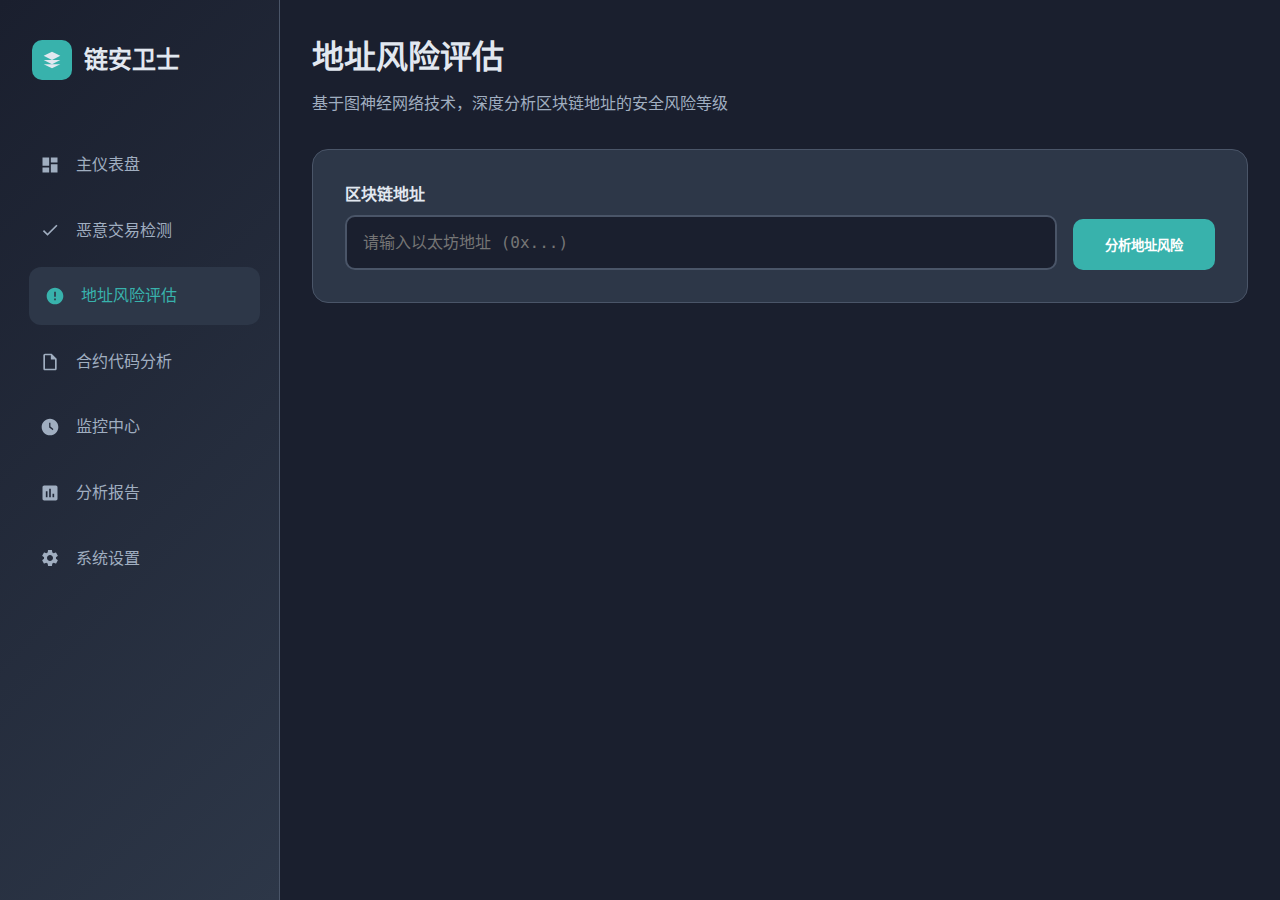
<file: address-assessment.html>
<!DOCTYPE html>
<html lang="zh-CN">
<head>
    <meta charset="UTF-8">
    <meta name="viewport" content="width=device-width, initial-scale=1.0">
    <title>地址风险评估 - 链安卫士</title>
    <style>
        :root {
            --primary-dark: #1a1f2e;
            --secondary-dark: #2d3748;
            --accent-blue: #4299e1;
            --accent-cyan: #38b2ac;
            --accent-green: #48bb78;
            --accent-red: #f56565;
            --accent-orange: #ed8936;
            --text-light: #e2e8f0;
            --text-muted: #a0aec0;
            --border-color: #4a5568;
            --hover-bg: #2d3748;
            --gradient-bg: linear-gradient(135deg, #1a1f2e 0%, #2d3748 100%);
            --success-bg: rgba(72, 187, 120, 0.1);
            --warning-bg: rgba(237, 137, 54, 0.1);
            --danger-bg: rgba(245, 101, 101, 0.1);
        }

        * {
            margin: 0;
            padding: 0;
            box-sizing: border-box;
        }

        body {
            font-family: 'Inter', -apple-system, BlinkMacSystemFont, sans-serif;
            background: var(--primary-dark);
            color: var(--text-light);
            line-height: 1.6;
        }

        .container {
            display: flex;
            min-height: 100vh;
        }

        /* 侧边栏样式 */
        .sidebar {
            width: 280px;
            background: var(--gradient-bg);
            padding: 2rem 1.5rem;
            border-right: 1px solid var(--border-color);
        }

        .logo {
            display: flex;
            align-items: center;
            gap: 0.75rem;
            margin-bottom: 3rem;
            padding: 0.5rem;
        }

        .logo-icon {
            width: 40px;
            height: 40px;
            background: var(--accent-cyan);
            border-radius: 10px;
            display: flex;
            align-items: center;
            justify-content: center;
        }

        .logo h1 {
            font-size: 1.5rem;
            font-weight: 700;
            color: var(--text-light);
        }

        .nav-menu {
            list-style: none;
        }

        .nav-item {
            margin-bottom: 0.5rem;
        }

        .nav-link {
            display: flex;
            align-items: center;
            gap: 1rem;
            padding: 1rem;
            text-decoration: none;
            color: var(--text-muted);
            border-radius: 12px;
            transition: all 0.3s ease;
            font-weight: 500;
        }

        .nav-link:hover, .nav-link.active {
            background: var(--hover-bg);
            color: var(--accent-cyan);
            transform: translateX(5px);
        }

        .nav-icon {
            width: 20px;
            height: 20px;
            fill: currentColor;
        }

        /* 主内容区域 */
        .main-content {
            flex: 1;
            padding: 2rem;
            overflow-y: auto;
        }

        .page-header {
            margin-bottom: 2rem;
        }

        .page-title {
            font-size: 2rem;
            font-weight: 700;
            color: var(--text-light);
            margin-bottom: 0.5rem;
        }

        .page-subtitle {
            color: var(--text-muted);
            font-size: 1rem;
        }

        /* 地址输入区域 */
        .address-input-section {
            background: var(--secondary-dark);
            padding: 2rem;
            border-radius: 16px;
            border: 1px solid var(--border-color);
            margin-bottom: 2rem;
        }

        .input-group {
            display: flex;
            gap: 1rem;
            align-items: flex-end;
        }

        .input-field {
            flex: 1;
        }

        .input-label {
            display: block;
            margin-bottom: 0.5rem;
            color: var(--text-light);
            font-weight: 600;
        }

        .address-input {
            width: 100%;
            padding: 1rem;
            background: var(--primary-dark);
            border: 2px solid var(--border-color);
            border-radius: 10px;
            color: var(--text-light);
            font-size: 1rem;
            font-family: 'Monaco', 'Consolas', monospace;
            transition: border-color 0.3s ease;
        }

        .address-input:focus {
            outline: none;
            border-color: var(--accent-cyan);
        }

        .analyze-btn {
            padding: 1rem 2rem;
            background: var(--accent-cyan);
            color: white;
            border: none;
            border-radius: 10px;
            font-weight: 600;
            cursor: pointer;
            transition: all 0.3s ease;
        }

        .analyze-btn:hover {
            background: #319795;
            transform: translateY(-2px);
        }

        .analyze-btn:disabled {
            opacity: 0.6;
            cursor: not-allowed;
        }

        /* 结果展示区域 */
        .results-section {
            display: grid;
            grid-template-columns: 1fr 1fr;
            gap: 2rem;
            margin-bottom: 2rem;
        }

        .risk-overview-card {
            background: var(--secondary-dark);
            padding: 2rem;
            border-radius: 16px;
            border: 1px solid var(--border-color);
        }

        .card-title {
            font-size: 1.25rem;
            font-weight: 700;
            color: var(--text-light);
            margin-bottom: 1.5rem;
            display: flex;
            align-items: center;
            gap: 0.5rem;
        }

        .risk-score {
            text-align: center;
            margin-bottom: 2rem;
        }

        .score-value {
            font-size: 4rem;
            font-weight: 700;
            margin-bottom: 0.5rem;
        }

        .score-low { color: var(--accent-green); }
        .score-medium { color: var(--accent-orange); }
        .score-high { color: var(--accent-red); }

        .score-label {
            font-size: 1.25rem;
            font-weight: 600;
            text-transform: uppercase;
            letter-spacing: 1px;
        }

        .risk-factors {
            list-style: none;
        }

        .risk-factor {
            display: flex;
            justify-content: space-between;
            align-items: center;
            padding: 1rem 0;
            border-bottom: 1px solid var(--border-color);
        }

        .risk-factor:last-child {
            border-bottom: none;
        }

        .factor-name {
            color: var(--text-light);
        }

        .factor-value {
            font-weight: 600;
            padding: 0.25rem 0.75rem;
            border-radius: 20px;
            font-size: 0.875rem;
        }

        .factor-low {
            background: var(--success-bg);
            color: var(--accent-green);
        }

        .factor-medium {
            background: var(--warning-bg);
            color: var(--accent-orange);
        }

        .factor-high {
            background: var(--danger-bg);
            color: var(--accent-red);
        }

        /* 地址信息卡片 */
        .address-info-card {
            background: var(--secondary-dark);
            padding: 2rem;
            border-radius: 16px;
            border: 1px solid var(--border-color);
        }

        .address-details {
            margin-bottom: 1.5rem;
        }

        .detail-item {
            display: flex;
            justify-content: space-between;
            align-items: center;
            padding: 0.75rem 0;
            border-bottom: 1px solid var(--border-color);
        }

        .detail-item:last-child {
            border-bottom: none;
        }

        .detail-label {
            color: var(--text-muted);
            font-weight: 500;
        }

        .detail-value {
            color: var(--text-light);
            font-weight: 600;
            font-family: 'Monaco', 'Consolas', monospace;
        }

        .address-value {
            font-size: 0.875rem;
            word-break: break-all;
        }

        /* 关联网络图区域 */
        .network-section {
            background: var(--secondary-dark);
            padding: 2rem;
            border-radius: 16px;
            border: 1px solid var(--border-color);
            margin-bottom: 2rem;
        }

        .network-container {
            height: 400px;
            background: var(--primary-dark);
            border-radius: 12px;
            border: 1px solid var(--border-color);
            position: relative;
            overflow: hidden;
        }

        .network-placeholder {
            display: flex;
            align-items: center;
            justify-content: center;
            height: 100%;
            color: var(--text-muted);
            font-size: 1.125rem;
        }

        /* 交易历史区域 */
        .transaction-history {
            background: var(--secondary-dark);
            padding: 2rem;
            border-radius: 16px;
            border: 1px solid var(--border-color);
        }

        .transaction-table {
            width: 100%;
            border-collapse: collapse;
            margin-top: 1rem;
        }

        .transaction-table th,
        .transaction-table td {
            padding: 1rem;
            text-align: left;
            border-bottom: 1px solid var(--border-color);
        }

        .transaction-table th {
            color: var(--text-muted);
            font-weight: 600;
            font-size: 0.875rem;
            text-transform: uppercase;
            letter-spacing: 0.5px;
        }

        .transaction-table td {
            color: var(--text-light);
            font-family: 'Monaco', 'Consolas', monospace;
            font-size: 0.875rem;
        }

        .tx-hash {
            color: var(--accent-cyan);
            text-decoration: none;
        }

        .tx-hash:hover {
            text-decoration: underline;
        }

        .risk-badge {
            padding: 0.25rem 0.75rem;
            border-radius: 20px;
            font-size: 0.75rem;
            font-weight: 600;
            text-transform: uppercase;
        }

        .badge-safe {
            background: var(--success-bg);
            color: var(--accent-green);
        }

        .badge-suspicious {
            background: var(--warning-bg);
            color: var(--accent-orange);
        }

        .badge-malicious {
            background: var(--danger-bg);
            color: var(--accent-red);
        }

        /* 加载状态 */
        .loading-overlay {
            position: fixed;
            top: 0;
            left: 0;
            right: 0;
            bottom: 0;
            background: rgba(26, 31, 46, 0.9);
            display: none;
            align-items: center;
            justify-content: center;
            z-index: 1000;
        }

        .loading-content {
            text-align: center;
            color: var(--text-light);
        }

        .loading-spinner {
            width: 50px;
            height: 50px;
            border: 3px solid var(--border-color);
            border-top: 3px solid var(--accent-cyan);
            border-radius: 50%;
            animation: spin 1s linear infinite;
            margin: 0 auto 1rem;
        }

        @keyframes spin {
            0% { transform: rotate(0deg); }
            100% { transform: rotate(360deg); }
        }

        /* 响应式设计 */
        @media (max-width: 1200px) {
            .results-section {
                grid-template-columns: 1fr;
            }
        }

        @media (max-width: 768px) {
            .container {
                flex-direction: column;
            }
            
            .sidebar {
                width: 100%;
                padding: 1rem;
            }
            
            .main-content {
                padding: 1rem;
            }
            
            .input-group {
                flex-direction: column;
                gap: 1rem;
            }
        }
    </style>
</head>
<body>
    <div class="container">
        <!-- 侧边栏 -->
        <aside class="sidebar">
            <div class="logo">
                <div class="logo-icon">
                    <svg class="nav-icon" viewBox="0 0 24 24" fill="currentColor">
                        <path d="M12 2L2 7L12 12L22 7L12 2Z"/>
                        <path d="M2 17L12 22L22 17"/>
                        <path d="M2 12L12 17L22 12"/>
                    </svg>
                </div>
                <h1>链安卫士</h1>
            </div>

            <nav>
                <ul class="nav-menu">
                    <li class="nav-item">
                        <a href="dashboard.html" class="nav-link">
                            <svg class="nav-icon" viewBox="0 0 24 24" fill="currentColor">
                                <path d="M3 13H11V3H3V13ZM3 21H11V15H3V21ZM13 21H21V11H13V21ZM13 3V9H21V3H13Z"/>
                            </svg>
                            主仪表盘
                        </a>
                    </li>
                    <li class="nav-item">
                        <a href="transaction-detection.html" class="nav-link">
                            <svg class="nav-icon" viewBox="0 0 24 24" fill="currentColor">
                                <path d="M9 16.17L4.83 12L3.41 13.41L9 19L21 7L19.59 5.59L9 16.17Z"/>
                            </svg>
                            恶意交易检测
                        </a>
                    </li>
                    <li class="nav-item">
                        <a href="address-assessment.html" class="nav-link active">
                            <svg class="nav-icon" viewBox="0 0 24 24" fill="currentColor">
                                <path d="M12 2C6.48 2 2 6.48 2 12S6.48 22 12 22 22 17.52 22 12 17.52 2 12 2ZM13 17H11V15H13V17ZM13 13H11V7H13V13Z"/>
                            </svg>
                            地址风险评估
                        </a>
                    </li>
                    <li class="nav-item">
                        <a href="contract-analysis.html" class="nav-link">
                            <svg class="nav-icon" viewBox="0 0 24 24" fill="currentColor">
                                <path d="M14 2H6C4.9 2 4 2.9 4 4V20C4 21.1 4.89 22 5.99 22H18C19.1 22 20 21.1 20 20V8L14 2ZM18 20H6V4H13V9H18V20Z"/>
                            </svg>
                            合约代码分析
                        </a>
                    </li>
                    <li class="nav-item">
                        <a href="monitoring-center.html" class="nav-link">
                            <svg class="nav-icon" viewBox="0 0 24 24" fill="currentColor">
                                <path d="M12 2C6.48 2 2 6.48 2 12C2 17.52 6.48 22 12 22C17.52 22 22 17.52 22 12C22 6.48 17.52 2 12 2ZM15.5 16L11 12.5V7H12.5V11.5L16 14.5L15.5 16Z"/>
                            </svg>
                            监控中心
                        </a>
                    </li>
                    <li class="nav-item">
                        <a href="analysis-reports.html" class="nav-link">
                            <svg class="nav-icon" viewBox="0 0 24 24" fill="currentColor">
                                <path d="M19 3H5C3.9 3 3 3.9 3 5V19C3 20.1 3.9 21 5 21H19C20.1 21 21 20.1 21 19V5C21 3.9 20.1 3 19 3ZM9 17H7V10H9V17ZM13 17H11V7H13V17ZM17 17H15V13H17V17Z"/>
                            </svg>
                            分析报告
                        </a>
                    </li>
                    <li class="nav-item">
                        <a href="system-settings.html" class="nav-link">
                            <svg class="nav-icon" viewBox="0 0 24 24" fill="currentColor">
                                <path d="M19.14,12.94c0.04-0.3,0.06-0.61,0.06-0.94c0-0.32-0.02-0.64-0.07-0.94l2.03-1.58c0.18-0.14,0.23-0.41,0.12-0.61 l-1.92-3.32c-0.12-0.22-0.37-0.29-0.59-0.22l-2.39,0.96c-0.5-0.38-1.03-0.7-1.62-0.94L14.4,2.81c-0.04-0.24-0.24-0.41-0.48-0.41 h-3.84c-0.24,0-0.43,0.17-0.47,0.41L9.25,5.35C8.66,5.59,8.12,5.92,7.63,6.29L5.24,5.33c-0.22-0.08-0.47,0-0.59,0.22L2.74,8.87 C2.62,9.08,2.66,9.34,2.86,9.48l2.03,1.58C4.84,11.36,4.8,11.69,4.8,12s0.02,0.64,0.07,0.94l-2.03,1.58 c-0.18,0.14-0.23,0.41-0.12,0.61l1.92,3.32c0.12,0.22,0.37,0.29,0.59,0.22l2.39-0.96c0.5,0.38,1.03,0.7,1.62,0.94l0.36,2.54 c0.05,0.24,0.24,0.41,0.48,0.41h3.84c0.24,0,0.44-0.17,0.47-0.41l0.36-2.54c0.59-0.24,1.13-0.56,1.62-0.94l2.39,0.96 c0.22,0.08,0.47,0,0.59-0.22l1.92-3.32c0.12-0.22,0.07-0.47-0.12-0.61L19.14,12.94z M12,15.6c-1.98,0-3.6-1.62-3.6-3.6 s1.62-3.6,3.6-3.6s3.6,1.62,3.6,3.6S13.98,15.6,12,15.6z"/>
                            </svg>
                            系统设置
                        </a>
                    </li>
                </ul>
            </nav>
        </aside>

        <!-- 主内容区域 -->
        <main class="main-content">
            <div class="page-header">
                <h1 class="page-title">地址风险评估</h1>
                <p class="page-subtitle">基于图神经网络技术，深度分析区块链地址的安全风险等级</p>
            </div>

            <!-- 地址输入区域 -->
            <section class="address-input-section">
                <div class="input-group">
                    <div class="input-field">
                        <label for="addressInput" class="input-label">区块链地址</label>
                        <input 
                            type="text" 
                            id="addressInput" 
                            class="address-input"
                            placeholder="请输入以太坊地址 (0x...)"
                            value=""
                        >
                    </div>
                    <button class="analyze-btn" onclick="analyzeAddress()">
                        分析地址风险
                    </button>
                </div>
            </section>

            <!-- 分析结果区域 -->
            <section class="results-section" id="resultsSection" style="display: none;">
                <!-- 风险概览卡片 -->
                <div class="risk-overview-card">
                    <h3 class="card-title">
                        <svg class="nav-icon" viewBox="0 0 24 24" fill="currentColor">
                            <path d="M12 2C6.48 2 2 6.48 2 12S6.48 22 12 22 22 17.52 22 12 17.52 2 12 2ZM13 17H11V15H13V17ZM13 13H11V7H13V13Z"/>
                        </svg>
                        风险评估结果
                    </h3>
                    <div class="risk-score">
                        <div class="score-value score-low" id="riskScore">23</div>
                        <div class="score-label score-low" id="riskLevel">低风险</div>
                    </div>
                    <ul class="risk-factors">
                        <li class="risk-factor">
                            <span class="factor-name">恶意交易关联</span>
                            <span class="factor-value factor-low">低</span>
                        </li>
                        <li class="risk-factor">
                            <span class="factor-name">混币器使用</span>
                            <span class="factor-value factor-low">无</span>
                        </li>
                        <li class="risk-factor">
                            <span class="factor-name">黑名单匹配</span>
                            <span class="factor-value factor-low">无</span>
                        </li>
                        <li class="risk-factor">
                            <span class="factor-name">异常交易模式</span>
                            <span class="factor-value factor-medium">中</span>
                        </li>
                        <li class="risk-factor">
                            <span class="factor-name">地址年龄</span>
                            <span class="factor-value factor-low">正常</span>
                        </li>
                    </ul>
                </div>

                <!-- 地址信息卡片 -->
                <div class="address-info-card">
                    <h3 class="card-title">
                        <svg class="nav-icon" viewBox="0 0 24 24" fill="currentColor">
                            <path d="M12 2L2 7L12 12L22 7L12 2Z"/>
                        </svg>
                        地址详细信息
                    </h3>
                    <div class="address-details">
                        <div class="detail-item">
                            <span class="detail-label">地址</span>
                            <span class="detail-value address-value" id="addressValue">0x742d35Cc6634C0532925a3b8D62000000</span>
                        </div>
                        <div class="detail-item">
                            <span class="detail-label">余额</span>
                            <span class="detail-value" id="balanceValue">12.457 ETH</span>
                        </div>
                        <div class="detail-item">
                            <span class="detail-label">交易笔数</span>
                            <span class="detail-value" id="txCountValue">1,234</span>
                        </div>
                        <div class="detail-item">
                            <span class="detail-label">首次活动</span>
                            <span class="detail-value" id="firstSeenValue">2023-03-15</span>
                        </div>
                        <div class="detail-item">
                            <span class="detail-label">最后活动</span>
                            <span class="detail-value" id="lastSeenValue">2024-01-08</span>
                        </div>
                        <div class="detail-item">
                            <span class="detail-label">地址类型</span>
                            <span class="detail-value" id="addressTypeValue">外部账户</span>
                        </div>
                    </div>
                </div>
            </section>

            <!-- 关联网络图 -->
            <section class="network-section" id="networkSection" style="display: none;">
                <h3 class="card-title">
                    <svg class="nav-icon" viewBox="0 0 24 24" fill="currentColor">
                        <path d="M1,11H3.17C3.58,9.83 4.69,9 6,9C6.65,9 7.25,9.28 7.68,9.72L9.43,7.97C9.16,7.41 9,6.79 9,6.13C9,4.65 10.35,3.5 12,3.5S15,4.65 15,6.13C15,6.79 14.84,7.41 14.57,7.97L16.32,9.72C16.75,9.28 17.35,9 18,9C19.31,9 20.42,9.83 20.83,11H23V13H20.83C20.42,14.17 19.31,15 18,15C17.35,15 16.75,14.72 16.32,14.28L14.57,16.03C14.84,16.59 15,17.21 15,17.87C15,19.35 13.65,20.5 12,20.5S9,19.35 9,17.87C9,17.21 9.16,16.59 9.43,16.03L7.68,14.28C7.25,14.72 6.65,15 6,15C4.69,15 3.58,14.17 3.17,13H1V11Z"/>
                    </svg>
                    关联地址网络图
                </h3>
                <div class="network-container">
                    <div class="network-placeholder">
                        关联网络图将在这里显示...
                    </div>
                </div>
            </section>

            <!-- 交易历史 -->
            <section class="transaction-history" id="transactionHistory" style="display: none;">
                <h3 class="card-title">
                    <svg class="nav-icon" viewBox="0 0 24 24" fill="currentColor">
                        <path d="M13,3A9,9 0 0,0 4,12H1L4.96,16.03L9,12H6A7,7 0 0,1 13,5A7,7 0 0,1 20,12A7,7 0 0,1 13,19C11.07,19 9.32,18.21 8.06,16.94L6.64,18.36C8.27,20 10.5,21 13,21A9,9 0 0,0 22,12A9,9 0 0,0 13,3Z"/>
                    </svg>
                    最近交易记录 (风险标记)
                </h3>
                <table class="transaction-table">
                    <thead>
                        <tr>
                            <th>交易哈希</th>
                            <th>时间</th>
                            <th>对方地址</th>
                            <th>金额 (ETH)</th>
                            <th>风险等级</th>
                        </tr>
                    </thead>
                    <tbody>
                        <tr>
                            <td><a href="#" class="tx-hash">0xabcd...1234</a></td>
                            <td>2024-01-08 14:23:15</td>
                            <td>0x742d...0000</td>
                            <td>0.5</td>
                            <td><span class="risk-badge badge-safe">安全</span></td>
                        </tr>
                        <tr>
                            <td><a href="#" class="tx-hash">0xefgh...5678</a></td>
                            <td>2024-01-07 09:45:33</td>
                            <td>0x853a...1111</td>
                            <td>2.1</td>
                            <td><span class="risk-badge badge-suspicious">可疑</span></td>
                        </tr>
                        <tr>
                            <td><a href="#" class="tx-hash">0xijkl...9012</a></td>
                            <td>2024-01-06 18:12:07</td>
                            <td>0x964b...2222</td>
                            <td>0.8</td>
                            <td><span class="risk-badge badge-safe">安全</span></td>
                        </tr>
                        <tr>
                            <td><a href="#" class="tx-hash">0xmnop...3456</a></td>
                            <td>2024-01-05 22:56:41</td>
                            <td>0xa75c...3333</td>
                            <td>5.0</td>
                            <td><span class="risk-badge badge-malicious">恶意</span></td>
                        </tr>
                        <tr>
                            <td><a href="#" class="tx-hash">0xqrst...7890</a></td>
                            <td>2024-01-04 11:34:28</td>
                            <td>0xb86d...4444</td>
                            <td>1.2</td>
                            <td><span class="risk-badge badge-safe">安全</span></td>
                        </tr>
                    </tbody>
                </table>
            </section>
        </main>
    </div>

    <!-- 加载状态遮罩 -->
    <div class="loading-overlay" id="loadingOverlay">
        <div class="loading-content">
            <div class="loading-spinner"></div>
            <p>正在分析地址风险，请稍候...</p>
        </div>
    </div>

    <script>
        // 地址分析功能
        function analyzeAddress() {
            const addressInput = document.getElementById('addressInput');
            const address = addressInput.value.trim();

            // 验证地址格式
            if (!address) {
                alert('请输入区块链地址');
                return;
            }

            if (!address.match(/^0x[a-fA-F0-9]{40}$/)) {
                alert('请输入有效的以太坊地址格式');
                return;
            }

            // 显示加载状态
            showLoading();

            // 模拟分析过程
            setTimeout(() => {
                hideLoading();
                showResults(address);
            }, 2000);
        }

        function showLoading() {
            document.getElementById('loadingOverlay').style.display = 'flex';
            document.querySelector('.analyze-btn').disabled = true;
        }

        function hideLoading() {
            document.getElementById('loadingOverlay').style.display = 'none';
            document.querySelector('.analyze-btn').disabled = false;
        }

        function showResults(address) {
            // 更新地址信息
            document.getElementById('addressValue').textContent = address;
            
            // 显示结果区域
            document.getElementById('resultsSection').style.display = 'grid';
            document.getElementById('networkSection').style.display = 'block';
            document.getElementById('transactionHistory').style.display = 'block';

            // 模拟动态风险评分更新
            animateRiskScore();
        }

        function animateRiskScore() {
            const scoreElement = document.getElementById('riskScore');
            const levelElement = document.getElementById('riskLevel');
            let score = 0;
            const targetScore = 23;

            const interval = setInterval(() => {
                score++;
                scoreElement.textContent = score;

                if (score >= targetScore) {
                    clearInterval(interval);
                    updateRiskLevel(targetScore);
                }
            }, 50);
        }

        function updateRiskLevel(score) {
            const scoreElement = document.getElementById('riskScore');
            const levelElement = document.getElementById('riskLevel');

            // 清除之前的样式类
            scoreElement.className = 'score-value';
            levelElement.className = 'score-label';

            if (score <= 30) {
                scoreElement.classList.add('score-low');
                levelElement.classList.add('score-low');
                levelElement.textContent = '低风险';
            } else if (score <= 70) {
                scoreElement.classList.add('score-medium');
                levelElement.classList.add('score-medium');
                levelElement.textContent = '中风险';
            } else {
                scoreElement.classList.add('score-high');
                levelElement.classList.add('score-high');
                levelElement.textContent = '高风险';
            }
        }

        // 导航激活状态管理
        document.addEventListener('DOMContentLoaded', function() {
            const navLinks = document.querySelectorAll('.nav-link');
            navLinks.forEach(link => {
                link.addEventListener('click', function(e) {
                    // 移除所有激活状态
                    navLinks.forEach(l => l.classList.remove('active'));
                    // 添加当前激活状态
                    this.classList.add('active');
                });
            });

            // 回车键快速分析
            document.getElementById('addressInput').addEventListener('keypress', function(e) {
                if (e.key === 'Enter') {
                    analyzeAddress();
                }
            });

            // 示例地址填充
            const exampleAddresses = [
                '0x742d35Cc6634C0532925a3b8D40c65dC6c23f9c1',
                '0xdAC17F958D2ee523a2206206994597C13D831ec7',
                '0xA0b86a33E6441B41C84b5FAD8ba8E0b4cF68b2A5'
            ];

            // 双击输入框填充示例地址
            document.getElementById('addressInput').addEventListener('dblclick', function() {
                const randomAddress = exampleAddresses[Math.floor(Math.random() * exampleAddresses.length)];
                this.value = randomAddress;
            });
        });

        // 页面加载动画
        window.addEventListener('load', function() {
            document.body.style.opacity = '0';
            document.body.style.transition = 'opacity 0.5s ease-in-out';
            
            setTimeout(() => {
                document.body.style.opacity = '1';
            }, 100);
        });
    </script>
</body>
</html>
</file>
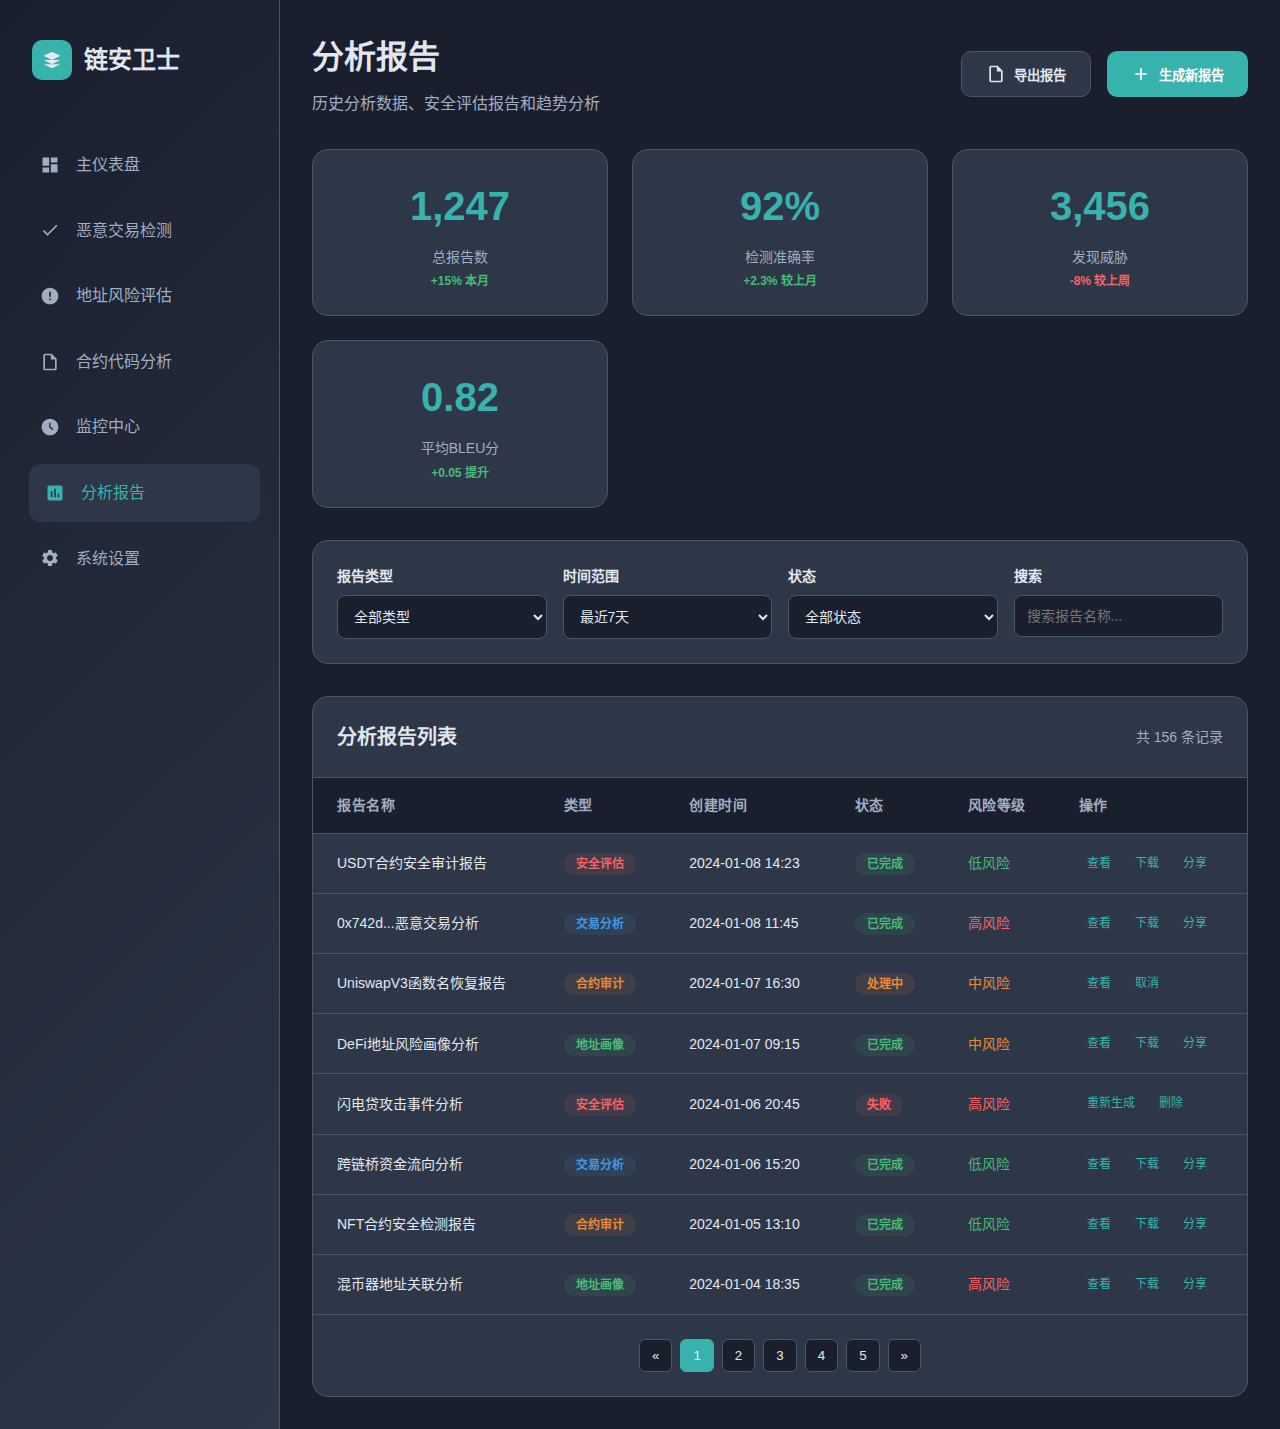
<file: analysis-reports.html>
<!DOCTYPE html>
<html lang="zh-CN">
<head>
    <meta charset="UTF-8">
    <meta name="viewport" content="width=device-width, initial-scale=1.0">
    <title>分析报告 - 链安卫士</title>
    <style>
        :root {
            --primary-dark: #1a1f2e;
            --secondary-dark: #2d3748;
            --accent-cyan: #38b2ac;
            --accent-blue: #4299e1;
            --accent-green: #48bb78;
            --accent-red: #f56565;
            --accent-orange: #ed8936;
            --accent-purple: #9f7aea;
            --text-light: #e2e8f0;
            --text-muted: #a0aec0;
            --border-color: #4a5568;
            --hover-bg: #2d3748;
            --gradient-bg: linear-gradient(135deg, #1a1f2e 0%, #2d3748 100%);
            --success-bg: rgba(72, 187, 120, 0.1);
            --warning-bg: rgba(237, 137, 54, 0.1);
            --danger-bg: rgba(245, 101, 101, 0.1);
            --info-bg: rgba(66, 153, 225, 0.1);
        }

        * { margin: 0; padding: 0; box-sizing: border-box; }
        
        body {
            font-family: 'Inter', -apple-system, BlinkMacSystemFont, sans-serif;
            background: var(--primary-dark);
            color: var(--text-light);
            line-height: 1.6;
        }

        .container { display: flex; min-height: 100vh; }

        /* 侧边栏 */
        .sidebar {
            width: 280px;
            background: var(--gradient-bg);
            padding: 2rem 1.5rem;
            border-right: 1px solid var(--border-color);
        }

        .logo {
            display: flex;
            align-items: center;
            gap: 0.75rem;
            margin-bottom: 3rem;
            padding: 0.5rem;
        }

        .logo-icon {
            width: 40px;
            height: 40px;
            background: var(--accent-cyan);
            border-radius: 10px;
            display: flex;
            align-items: center;
            justify-content: center;
        }

        .logo h1 {
            font-size: 1.5rem;
            font-weight: 700;
            color: var(--text-light);
        }

        .nav-menu { list-style: none; }
        .nav-item { margin-bottom: 0.5rem; }

        .nav-link {
            display: flex;
            align-items: center;
            gap: 1rem;
            padding: 1rem;
            text-decoration: none;
            color: var(--text-muted);
            border-radius: 12px;
            transition: all 0.3s ease;
            font-weight: 500;
        }

        .nav-link:hover, .nav-link.active {
            background: var(--hover-bg);
            color: var(--accent-cyan);
            transform: translateX(5px);
        }

        .nav-icon { width: 20px; height: 20px; fill: currentColor; }

        /* 主内容区 */
        .main-content {
            flex: 1;
            padding: 2rem;
            overflow-y: auto;
        }

        .page-header {
            display: flex;
            justify-content: space-between;
            align-items: center;
            margin-bottom: 2rem;
        }

        .page-title {
            font-size: 2rem;
            font-weight: 700;
            color: var(--text-light);
            margin-bottom: 0.5rem;
        }

        .page-subtitle {
            color: var(--text-muted);
            font-size: 1rem;
        }

        .header-actions {
            display: flex;
            gap: 1rem;
        }

        .btn {
            padding: 0.75rem 1.5rem;
            border: none;
            border-radius: 10px;
            font-weight: 600;
            cursor: pointer;
            transition: all 0.3s ease;
            text-decoration: none;
            display: inline-flex;
            align-items: center;
            gap: 0.5rem;
        }

        .btn-primary {
            background: var(--accent-cyan);
            color: white;
        }

        .btn-secondary {
            background: var(--secondary-dark);
            color: var(--text-light);
            border: 1px solid var(--border-color);
        }

        .btn:hover { transform: translateY(-2px); }

        /* 过滤器区域 */
        .filters-section {
            background: var(--secondary-dark);
            padding: 1.5rem;
            border-radius: 16px;
            border: 1px solid var(--border-color);
            margin-bottom: 2rem;
        }

        .filters-grid {
            display: grid;
            grid-template-columns: repeat(auto-fit, minmax(200px, 1fr));
            gap: 1rem;
        }

        .filter-group {
            display: flex;
            flex-direction: column;
            gap: 0.5rem;
        }

        .filter-label {
            color: var(--text-light);
            font-weight: 600;
            font-size: 0.875rem;
        }

        .filter-select {
            padding: 0.75rem;
            background: var(--primary-dark);
            border: 1px solid var(--border-color);
            border-radius: 8px;
            color: var(--text-light);
            font-size: 0.875rem;
        }

        /* 报告列表 */
        .reports-section {
            background: var(--secondary-dark);
            border-radius: 16px;
            border: 1px solid var(--border-color);
            overflow: hidden;
        }

        .section-header {
            padding: 1.5rem;
            border-bottom: 1px solid var(--border-color);
            display: flex;
            justify-content: space-between;
            align-items: center;
        }

        .section-title {
            font-size: 1.25rem;
            font-weight: 700;
            color: var(--text-light);
        }

        .reports-table {
            width: 100%;
            border-collapse: collapse;
        }

        .reports-table th,
        .reports-table td {
            padding: 1rem 1.5rem;
            text-align: left;
            border-bottom: 1px solid var(--border-color);
        }

        .reports-table th {
            background: var(--primary-dark);
            color: var(--text-muted);
            font-weight: 600;
            font-size: 0.875rem;
            text-transform: uppercase;
            letter-spacing: 0.5px;
        }

        .reports-table td {
            color: var(--text-light);
            font-size: 0.875rem;
        }

        .report-type {
            padding: 0.25rem 0.75rem;
            border-radius: 20px;
            font-size: 0.75rem;
            font-weight: 600;
            text-transform: uppercase;
        }

        .type-security { background: var(--danger-bg); color: var(--accent-red); }
        .type-transaction { background: var(--info-bg); color: var(--accent-blue); }
        .type-contract { background: var(--warning-bg); color: var(--accent-orange); }
        .type-address { background: var(--success-bg); color: var(--accent-green); }

        .status-badge {
            padding: 0.25rem 0.75rem;
            border-radius: 20px;
            font-size: 0.75rem;
            font-weight: 600;
        }

        .status-completed { background: var(--success-bg); color: var(--accent-green); }
        .status-processing { background: var(--warning-bg); color: var(--accent-orange); }
        .status-failed { background: var(--danger-bg); color: var(--accent-red); }

        .report-actions {
            display: flex;
            gap: 0.5rem;
        }

        .action-link {
            padding: 0.25rem 0.5rem;
            color: var(--accent-cyan);
            text-decoration: none;
            font-size: 0.75rem;
            border-radius: 6px;
            transition: background 0.2s;
        }

        .action-link:hover {
            background: rgba(56, 178, 172, 0.1);
        }

        /* 统计卡片 */
        .stats-grid {
            display: grid;
            grid-template-columns: repeat(auto-fit, minmax(250px, 1fr));
            gap: 1.5rem;
            margin-bottom: 2rem;
        }

        .stat-card {
            background: var(--secondary-dark);
            padding: 1.5rem;
            border-radius: 16px;
            border: 1px solid var(--border-color);
            text-align: center;
        }

        .stat-value {
            font-size: 2.5rem;
            font-weight: 700;
            color: var(--accent-cyan);
            margin-bottom: 0.5rem;
        }

        .stat-label {
            color: var(--text-muted);
            font-size: 0.875rem;
            margin-bottom: 0.25rem;
        }

        .stat-change {
            font-size: 0.75rem;
            font-weight: 600;
        }

        .change-positive { color: var(--accent-green); }
        .change-negative { color: var(--accent-red); }

        /* 分页 */
        .pagination {
            display: flex;
            justify-content: center;
            gap: 0.5rem;
            padding: 1.5rem;
        }

        .page-btn {
            padding: 0.5rem 0.75rem;
            background: var(--primary-dark);
            border: 1px solid var(--border-color);
            border-radius: 6px;
            color: var(--text-light);
            cursor: pointer;
            transition: all 0.2s;
        }

        .page-btn:hover, .page-btn.active {
            background: var(--accent-cyan);
            border-color: var(--accent-cyan);
        }

        /* 响应式 */
        @media (max-width: 1200px) {
            .stats-grid { grid-template-columns: repeat(2, 1fr); }
        }

        @media (max-width: 768px) {
            .container { flex-direction: column; }
            .sidebar { width: 100%; padding: 1rem; }
            .main-content { padding: 1rem; }
            .page-header { flex-direction: column; gap: 1rem; align-items: flex-start; }
            .stats-grid { grid-template-columns: 1fr; }
            .filters-grid { grid-template-columns: 1fr; }
            .reports-table { font-size: 0.75rem; }
            .reports-table th, .reports-table td { padding: 0.75rem; }
        }
    </style>
</head>
<body>
    <div class="container">
        <!-- 侧边栏 -->
        <aside class="sidebar">
            <div class="logo">
                <div class="logo-icon">
                    <svg class="nav-icon" viewBox="0 0 24 24" fill="currentColor">
                        <path d="M12 2L2 7L12 12L22 7L12 2Z"/>
                        <path d="M2 17L12 22L22 17"/>
                        <path d="M2 12L12 17L22 12"/>
                    </svg>
                </div>
                <h1>链安卫士</h1>
            </div>

            <nav>
                <ul class="nav-menu">
                    <li class="nav-item">
                        <a href="dashboard.html" class="nav-link">
                            <svg class="nav-icon" viewBox="0 0 24 24" fill="currentColor">
                                <path d="M3 13H11V3H3V13ZM3 21H11V15H3V21ZM13 21H21V11H13V21ZM13 3V9H21V3H13Z"/>
                            </svg>
                            主仪表盘
                        </a>
                    </li>
                    <li class="nav-item">
                        <a href="transaction-detection.html" class="nav-link">
                            <svg class="nav-icon" viewBox="0 0 24 24" fill="currentColor">
                                <path d="M9 16.17L4.83 12L3.41 13.41L9 19L21 7L19.59 5.59L9 16.17Z"/>
                            </svg>
                            恶意交易检测
                        </a>
                    </li>
                    <li class="nav-item">
                        <a href="address-assessment.html" class="nav-link">
                            <svg class="nav-icon" viewBox="0 0 24 24" fill="currentColor">
                                <path d="M12 2C6.48 2 2 6.48 2 12S6.48 22 12 22 22 17.52 22 12 17.52 2 12 2ZM13 17H11V15H13V17ZM13 13H11V7H13V13Z"/>
                            </svg>
                            地址风险评估
                        </a>
                    </li>
                    <li class="nav-item">
                        <a href="contract-analysis.html" class="nav-link">
                            <svg class="nav-icon" viewBox="0 0 24 24" fill="currentColor">
                                <path d="M14 2H6C4.9 2 4 2.9 4 4V20C4 21.1 4.89 22 5.99 22H18C19.1 22 20 21.1 20 20V8L14 2ZM18 20H6V4H13V9H18V20Z"/>
                            </svg>
                            合约代码分析
                        </a>
                    </li>
                    <li class="nav-item">
                        <a href="monitoring-center.html" class="nav-link">
                            <svg class="nav-icon" viewBox="0 0 24 24" fill="currentColor">
                                <path d="M12 2C6.48 2 2 6.48 2 12C2 17.52 6.48 22 12 22C17.52 22 22 17.52 22 12C22 6.48 17.52 2 12 2ZM15.5 16L11 12.5V7H12.5V11.5L16 14.5L15.5 16Z"/>
                            </svg>
                            监控中心
                        </a>
                    </li>
                    <li class="nav-item">
                        <a href="analysis-reports.html" class="nav-link active">
                            <svg class="nav-icon" viewBox="0 0 24 24" fill="currentColor">
                                <path d="M19 3H5C3.9 3 3 3.9 3 5V19C3 20.1 3.9 21 5 21H19C20.1 21 21 20.1 21 19V5C21 3.9 20.1 3 19 3ZM9 17H7V10H9V17ZM13 17H11V7H13V17ZM17 17H15V13H17V17Z"/>
                            </svg>
                            分析报告
                        </a>
                    </li>
                    <li class="nav-item">
                        <a href="system-settings.html" class="nav-link">
                            <svg class="nav-icon" viewBox="0 0 24 24" fill="currentColor">
                                <path d="M19.14,12.94c0.04-0.3,0.06-0.61,0.06-0.94c0-0.32-0.02-0.64-0.07-0.94l2.03-1.58c0.18-0.14,0.23-0.41,0.12-0.61 l-1.92-3.32c-0.12-0.22-0.37-0.29-0.59-0.22l-2.39,0.96c-0.5-0.38-1.03-0.7-1.62-0.94L14.4,2.81c-0.04-0.24-0.24-0.41-0.48-0.41 h-3.84c-0.24,0-0.43,0.17-0.47,0.41L9.25,5.35C8.66,5.59,8.12,5.92,7.63,6.29L5.24,5.33c-0.22-0.08-0.47,0-0.59,0.22L2.74,8.87 C2.62,9.08,2.66,9.34,2.86,9.48l2.03,1.58C4.84,11.36,4.8,11.69,4.8,12s0.02,0.64,0.07,0.94l-2.03,1.58 c-0.18,0.14-0.23,0.41-0.12,0.61l1.92,3.32c0.12,0.22,0.37,0.29,0.59,0.22l2.39-0.96c0.5,0.38,1.03,0.7,1.62,0.94l0.36,2.54 c0.05,0.24,0.24,0.41,0.48,0.41h3.84c0.24,0,0.44-0.17,0.47-0.41l0.36-2.54c0.59-0.24,1.13-0.56,1.62-0.94l2.39,0.96 c0.22,0.08,0.47,0,0.59-0.22l1.92-3.32c0.12-0.22,0.07-0.47-0.12-0.61L19.14,12.94z M12,15.6c-1.98,0-3.6-1.62-3.6-3.6 s1.62-3.6,3.6-3.6s3.6,1.62,3.6,3.6S13.98,15.6,12,15.6z"/>
                            </svg>
                            系统设置
                        </a>
                    </li>
                </ul>
            </nav>
        </aside>

        <!-- 主内容区域 -->
        <main class="main-content">
            <div class="page-header">
                <div>
                    <h1 class="page-title">分析报告</h1>
                    <p class="page-subtitle">历史分析数据、安全评估报告和趋势分析</p>
                </div>
                <div class="header-actions">
                    <button class="btn btn-secondary" onclick="exportReports()">
                        <svg class="nav-icon" viewBox="0 0 24 24" fill="currentColor">
                            <path d="M14,2H6A2,2 0 0,0 4,4V20A2,2 0 0,0 6,22H18A2,2 0 0,0 20,20V8L14,2M18,20H6V4H13V9H18V20Z"/>
                        </svg>
                        导出报告
                    </button>
                    <button class="btn btn-primary" onclick="generateReport()">
                        <svg class="nav-icon" viewBox="0 0 24 24" fill="currentColor">
                            <path d="M19,13H13V19H11V13H5V11H11V5H13V11H19V13Z"/>
                        </svg>
                        生成新报告
                    </button>
                </div>
            </div>

            <!-- 统计卡片 -->
            <section class="stats-grid">
                <div class="stat-card">
                    <div class="stat-value">1,247</div>
                    <div class="stat-label">总报告数</div>
                    <div class="stat-change change-positive">+15% 本月</div>
                </div>
                <div class="stat-card">
                    <div class="stat-value">92%</div>
                    <div class="stat-label">检测准确率</div>
                    <div class="stat-change change-positive">+2.3% 较上月</div>
                </div>
                <div class="stat-card">
                    <div class="stat-value">3,456</div>
                    <div class="stat-label">发现威胁</div>
                    <div class="stat-change change-negative">-8% 较上周</div>
                </div>
                <div class="stat-card">
                    <div class="stat-value">0.82</div>
                    <div class="stat-label">平均BLEU分</div>
                    <div class="stat-change change-positive">+0.05 提升</div>
                </div>
            </section>

            <!-- 过滤器 -->
            <section class="filters-section">
                <div class="filters-grid">
                    <div class="filter-group">
                        <label class="filter-label">报告类型</label>
                        <select class="filter-select" id="reportType">
                            <option value="">全部类型</option>
                            <option value="security">安全评估</option>
                            <option value="transaction">交易分析</option>
                            <option value="contract">合约审计</option>
                            <option value="address">地址画像</option>
                        </select>
                    </div>
                    <div class="filter-group">
                        <label class="filter-label">时间范围</label>
                        <select class="filter-select" id="timeRange">
                            <option value="7d">最近7天</option>
                            <option value="30d">最近30天</option>
                            <option value="90d">最近90天</option>
                            <option value="all">全部时间</option>
                        </select>
                    </div>
                    <div class="filter-group">
                        <label class="filter-label">状态</label>
                        <select class="filter-select" id="status">
                            <option value="">全部状态</option>
                            <option value="completed">已完成</option>
                            <option value="processing">处理中</option>
                            <option value="failed">失败</option>
                        </select>
                    </div>
                    <div class="filter-group">
                        <label class="filter-label">搜索</label>
                        <input type="text" class="filter-select" placeholder="搜索报告名称..." id="searchInput">
                    </div>
                </div>
            </section>

            <!-- 报告列表 -->
            <section class="reports-section">
                <div class="section-header">
                    <h3 class="section-title">分析报告列表</h3>
                    <span style="color: var(--text-muted); font-size: 0.875rem;">共 156 条记录</span>
                </div>

                <table class="reports-table">
                    <thead>
                        <tr>
                            <th>报告名称</th>
                            <th>类型</th>
                            <th>创建时间</th>
                            <th>状态</th>
                            <th>风险等级</th>
                            <th>操作</th>
                        </tr>
                    </thead>
                    <tbody>
                        <tr>
                            <td>USDT合约安全审计报告</td>
                            <td><span class="report-type type-security">安全评估</span></td>
                            <td>2024-01-08 14:23</td>
                            <td><span class="status-badge status-completed">已完成</span></td>
                            <td style="color: var(--accent-green);">低风险</td>
                            <td>
                                <div class="report-actions">
                                    <a href="#" class="action-link">查看</a>
                                    <a href="#" class="action-link">下载</a>
                                    <a href="#" class="action-link">分享</a>
                                </div>
                            </td>
                        </tr>
                        <tr>
                            <td>0x742d...恶意交易分析</td>
                            <td><span class="report-type type-transaction">交易分析</span></td>
                            <td>2024-01-08 11:45</td>
                            <td><span class="status-badge status-completed">已完成</span></td>
                            <td style="color: var(--accent-red);">高风险</td>
                            <td>
                                <div class="report-actions">
                                    <a href="#" class="action-link">查看</a>
                                    <a href="#" class="action-link">下载</a>
                                    <a href="#" class="action-link">分享</a>
                                </div>
                            </td>
                        </tr>
                        <tr>
                            <td>UniswapV3函数名恢复报告</td>
                            <td><span class="report-type type-contract">合约审计</span></td>
                            <td>2024-01-07 16:30</td>
                            <td><span class="status-badge status-processing">处理中</span></td>
                            <td style="color: var(--accent-orange);">中风险</td>
                            <td>
                                <div class="report-actions">
                                    <a href="#" class="action-link">查看</a>
                                    <a href="#" class="action-link">取消</a>
                                </div>
                            </td>
                        </tr>
                        <tr>
                            <td>DeFi地址风险画像分析</td>
                            <td><span class="report-type type-address">地址画像</span></td>
                            <td>2024-01-07 09:15</td>
                            <td><span class="status-badge status-completed">已完成</span></td>
                            <td style="color: var(--accent-orange);">中风险</td>
                            <td>
                                <div class="report-actions">
                                    <a href="#" class="action-link">查看</a>
                                    <a href="#" class="action-link">下载</a>
                                    <a href="#" class="action-link">分享</a>
                                </div>
                            </td>
                        </tr>
                        <tr>
                            <td>闪电贷攻击事件分析</td>
                            <td><span class="report-type type-security">安全评估</span></td>
                            <td>2024-01-06 20:45</td>
                            <td><span class="status-badge status-failed">失败</span></td>
                            <td style="color: var(--accent-red);">高风险</td>
                            <td>
                                <div class="report-actions">
                                    <a href="#" class="action-link">重新生成</a>
                                    <a href="#" class="action-link">删除</a>
                                </div>
                            </td>
                        </tr>
                        <tr>
                            <td>跨链桥资金流向分析</td>
                            <td><span class="report-type type-transaction">交易分析</span></td>
                            <td>2024-01-06 15:20</td>
                            <td><span class="status-badge status-completed">已完成</span></td>
                            <td style="color: var(--accent-green);">低风险</td>
                            <td>
                                <div class="report-actions">
                                    <a href="#" class="action-link">查看</a>
                                    <a href="#" class="action-link">下载</a>
                                    <a href="#" class="action-link">分享</a>
                                </div>
                            </td>
                        </tr>
                        <tr>
                            <td>NFT合约安全检测报告</td>
                            <td><span class="report-type type-contract">合约审计</span></td>
                            <td>2024-01-05 13:10</td>
                            <td><span class="status-badge status-completed">已完成</span></td>
                            <td style="color: var(--accent-green);">低风险</td>
                            <td>
                                <div class="report-actions">
                                    <a href="#" class="action-link">查看</a>
                                    <a href="#" class="action-link">下载</a>
                                    <a href="#" class="action-link">分享</a>
                                </div>
                            </td>
                        </tr>
                        <tr>
                            <td>混币器地址关联分析</td>
                            <td><span class="report-type type-address">地址画像</span></td>
                            <td>2024-01-04 18:35</td>
                            <td><span class="status-badge status-completed">已完成</span></td>
                            <td style="color: var(--accent-red);">高风险</td>
                            <td>
                                <div class="report-actions">
                                    <a href="#" class="action-link">查看</a>
                                    <a href="#" class="action-link">下载</a>
                                    <a href="#" class="action-link">分享</a>
                                </div>
                            </td>
                        </tr>
                    </tbody>
                </table>

                <!-- 分页 -->
                <div class="pagination">
                    <button class="page-btn">&laquo;</button>
                    <button class="page-btn active">1</button>
                    <button class="page-btn">2</button>
                    <button class="page-btn">3</button>
                    <button class="page-btn">4</button>
                    <button class="page-btn">5</button>
                    <button class="page-btn">&raquo;</button>
                </div>
            </section>
        </main>
    </div>

    <script>
        // 报告管理功能
        function generateReport() {
            alert('新报告生成向导将打开...');
        }

        function exportReports() {
            alert('报告导出功能启动中...');
        }

        // 过滤器功能
        function applyFilters() {
            const reportType = document.getElementById('reportType').value;
            const timeRange = document.getElementById('timeRange').value;
            const status = document.getElementById('status').value;
            const search = document.getElementById('searchInput').value;

            console.log('应用过滤器:', {
                reportType, timeRange, status, search
            });
            
            // 这里可以添加实际的过滤逻辑
        }

        // 分页功能
        function changePage(page) {
            document.querySelectorAll('.page-btn').forEach(btn => {
                btn.classList.remove('active');
            });
            event.target.classList.add('active');
            console.log('切换到页面:', page);
        }

        // 初始化
        document.addEventListener('DOMContentLoaded', function() {
            // 绑定过滤器事件
            document.getElementById('reportType').addEventListener('change', applyFilters);
            document.getElementById('timeRange').addEventListener('change', applyFilters);
            document.getElementById('status').addEventListener('change', applyFilters);
            document.getElementById('searchInput').addEventListener('input', 
                debounce(applyFilters, 300));

            // 绑定分页事件
            document.querySelectorAll('.page-btn').forEach((btn, index) => {
                btn.addEventListener('click', () => changePage(index));
            });

            // 页面加载动画
            document.body.style.opacity = '0';
            document.body.style.transition = 'opacity 0.5s ease-in-out';
            setTimeout(() => {
                document.body.style.opacity = '1';
            }, 100);
        });

        // 防抖函数
        function debounce(func, wait) {
            let timeout;
            return function executedFunction(...args) {
                const later = () => {
                    clearTimeout(timeout);
                    func(...args);
                };
                clearTimeout(timeout);
                timeout = setTimeout(later, wait);
            };
        }
    </script>
</body>
</html>
</file>
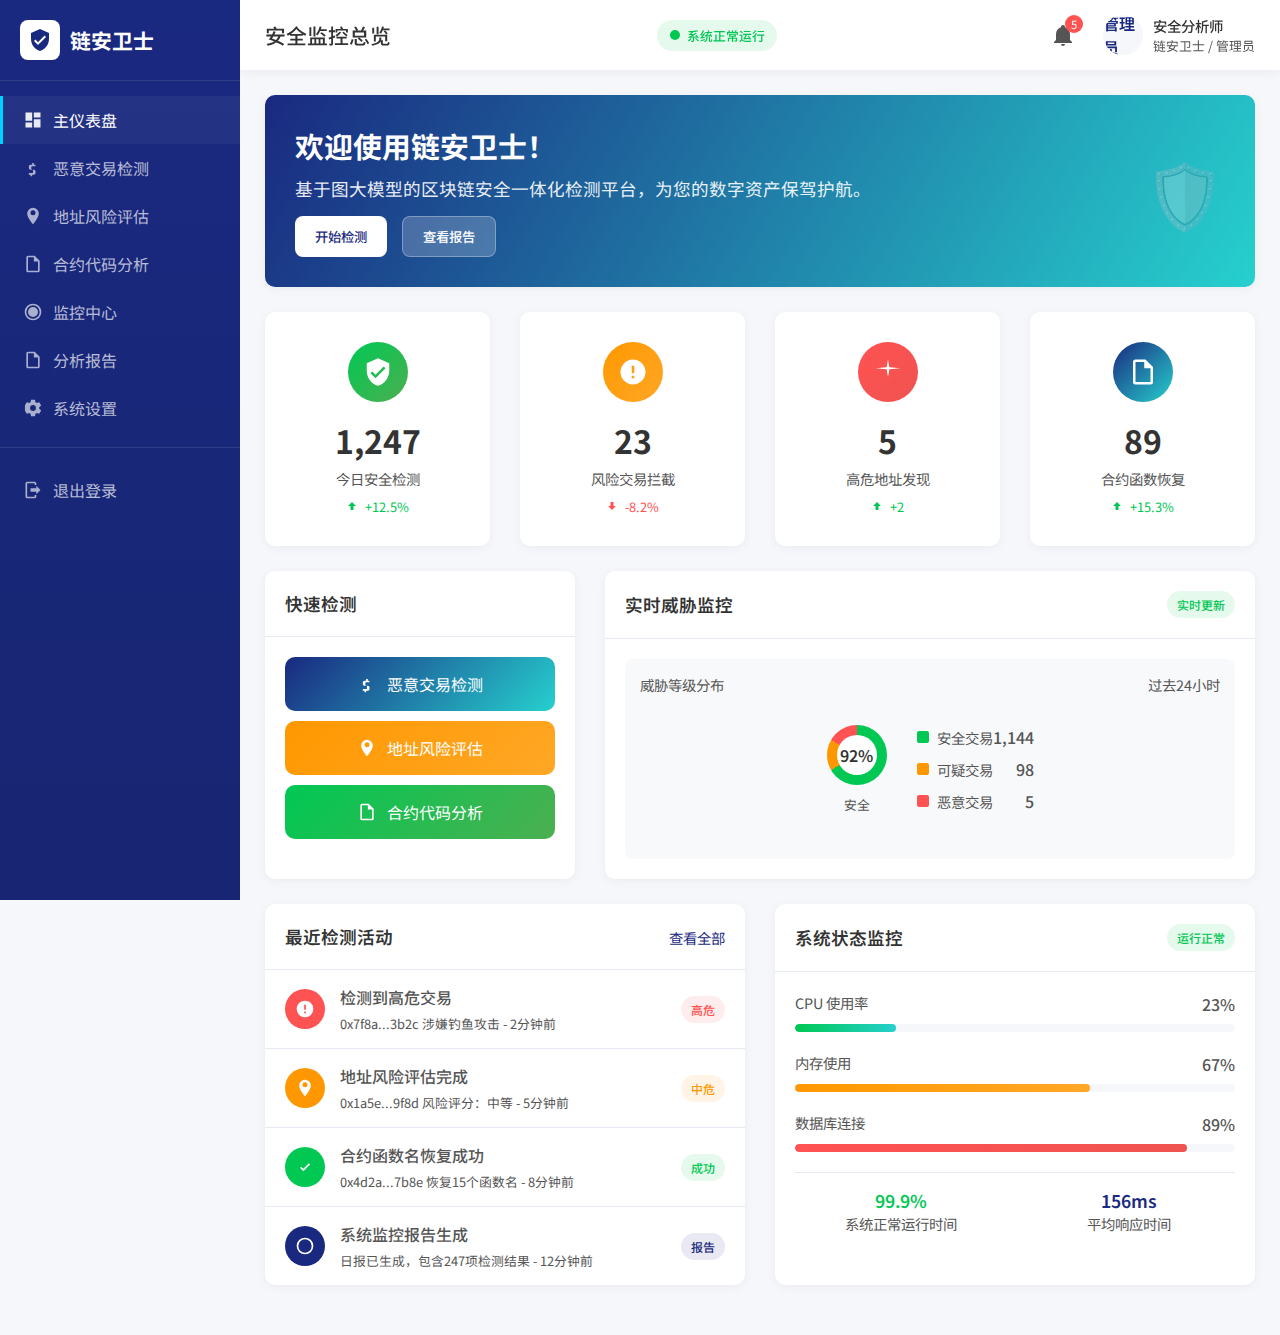
<file: dashboard.html>
<!DOCTYPE html>
<html lang="zh-CN">
<head>
    <meta charset="UTF-8">
    <meta name="viewport" content="width=device-width, initial-scale=1.0">
    <title>链安卫士 - 区块链安全监控平台</title>
    <link href="https://fonts.googleapis.com/css2?family=Noto+Sans+SC:wght@300;400;500;700&display=swap" rel="stylesheet">
    <style>
        * {
            margin: 0;
            padding: 0;
            box-sizing: border-box;
            font-family: 'Noto Sans SC', sans-serif;
        }

        :root {
            --primary-color: #1A2980;
            --primary-light: #26D0CE;
            --secondary-color: #00d2ff;
            --success-color: #00C853;
            --warning-color: #FF9800;
            --danger-color: #FF5252;
            --dark-color: #333;
            --light-color: #f5f7fa;
            --text-color: #555;
            --border-color: #e4e9f2;
            --shadow-sm: 0 2px 10px rgba(0, 0, 0, 0.05);
            --shadow-md: 0 5px 15px rgba(0, 0, 0, 0.08);
            --transition: all 0.3s ease;
        }

        body {
            width: 100%;
            min-height: 100vh;
            background-color: var(--light-color);
            color: var(--text-color);
            overflow-x: hidden;
        }

        .dashboard-container {
            display: flex;
            width: 100%;
            min-height: 100vh;
        }

        /* 左侧导航栏 */
        .sidebar {
            width: 240px;
            background: linear-gradient(180deg, var(--primary-color) 0%, #182572 100%);
            color: white;
            height: 100vh;
            position: fixed;
            left: 0;
            top: 0;
            overflow-y: auto;
            z-index: 10;
            transition: var(--transition);
        }

        .sidebar-header {
            padding: 20px;
            display: flex;
            align-items: center;
            border-bottom: 1px solid rgba(255, 255, 255, 0.1);
        }

        .logo-icon {
            width: 40px;
            height: 40px;
            background-color: white;
            border-radius: 8px;
            display: flex;
            align-items: center;
            justify-content: center;
            margin-right: 10px;
        }

        .logo-icon svg {
            width: 24px;
            height: 24px;
            fill: var(--primary-color);
        }

        .logo-text {
            font-size: 1.3rem;
            font-weight: 700;
        }

        .nav-menu {
            padding: 15px 0;
        }

        .nav-item {
            list-style: none;
        }

        .nav-link {
            display: flex;
            align-items: center;
            padding: 12px 20px;
            color: rgba(255, 255, 255, 0.7);
            text-decoration: none;
            transition: var(--transition);
            border-left: 3px solid transparent;
        }

        .nav-link:hover {
            background-color: rgba(255, 255, 255, 0.05);
            color: white;
        }

        .nav-link.active {
            background-color: rgba(255, 255, 255, 0.05);
            color: white;
            border-left: 3px solid var(--secondary-color);
        }

        .nav-icon {
            width: 20px;
            height: 20px;
            margin-right: 10px;
            opacity: 0.9;
        }

        /* 主内容区域 */
        .main-content {
            flex: 1;
            margin-left: 240px;
            padding: 0;
            position: relative;
            min-height: 100vh;
        }

        /* 顶部状态栏 */
        .topbar {
            display: flex;
            justify-content: space-between;
            align-items: center;
            padding: 0 25px;
            height: 70px;
            background-color: white;
            box-shadow: var(--shadow-sm);
            position: sticky;
            top: 0;
            z-index: 5;
        }

        .page-title {
            font-size: 1.3rem;
            font-weight: 500;
            color: var(--dark-color);
        }

        .status-indicators {
            display: flex;
            align-items: center;
            gap: 20px;
        }

        .status-item {
            display: flex;
            align-items: center;
            padding: 6px 12px;
            border-radius: 20px;
            font-size: 0.8rem;
            font-weight: 500;
        }

        .status-online {
            background-color: rgba(0, 200, 83, 0.1);
            color: var(--success-color);
        }

        .user-menu {
            display: flex;
            align-items: center;
        }

        .notification-icon {
            width: 40px;
            height: 40px;
            border-radius: 50%;
            display: flex;
            align-items: center;
            justify-content: center;
            margin-right: 20px;
            cursor: pointer;
            position: relative;
            color: var(--text-color);
            transition: var(--transition);
        }

        .notification-icon:hover {
            background-color: var(--light-color);
            color: var(--primary-color);
        }

        .notification-badge {
            position: absolute;
            top: 0;
            right: 0;
            width: 18px;
            height: 18px;
            background-color: var(--danger-color);
            color: white;
            border-radius: 50%;
            font-size: 0.7rem;
            display: flex;
            align-items: center;
            justify-content: center;
        }

        .user-profile {
            display: flex;
            align-items: center;
            cursor: pointer;
        }

        .user-avatar {
            width: 40px;
            height: 40px;
            border-radius: 50%;
            overflow: hidden;
            margin-right: 10px;
            background-color: var(--light-color);
            display: flex;
            align-items: center;
            justify-content: center;
            font-weight: 600;
            color: var(--primary-color);
        }

        .user-info {
            display: flex;
            flex-direction: column;
        }

        .user-name {
            font-weight: 500;
            color: var(--dark-color);
            font-size: 0.9rem;
        }

        .user-role {
            font-size: 0.8rem;
            color: var(--text-color);
        }

        /* 内容布局 */
        .content-wrapper {
            padding: 25px;
        }

        .row {
            display: flex;
            flex-wrap: wrap;
            margin: 0 -15px;
        }

        .col {
            padding: 0 15px;
            margin-bottom: 25px;
        }

        .col-3 {
            width: 25%;
        }

        .col-4 {
            width: 33.333333%;
        }

        .col-6 {
            width: 50%;
        }

        .col-8 {
            width: 66.666667%;
        }

        .col-12 {
            width: 100%;
        }

        /* 卡片组件 */
        .card {
            background-color: white;
            border-radius: 10px;
            box-shadow: var(--shadow-sm);
            overflow: hidden;
            transition: var(--transition);
            height: 100%;
        }

        .card:hover {
            box-shadow: var(--shadow-md);
            transform: translateY(-3px);
        }

        .card-header {
            padding: 20px;
            border-bottom: 1px solid var(--border-color);
            display: flex;
            justify-content: space-between;
            align-items: center;
        }

        .card-title {
            font-size: 1.1rem;
            font-weight: 600;
            color: var(--dark-color);
            margin: 0;
        }

        .card-body {
            padding: 20px;
        }

        /* 统计卡片 */
        .stat-card {
            text-align: center;
            padding: 30px 20px;
        }

        .stat-icon {
            width: 60px;
            height: 60px;
            margin: 0 auto 15px;
            border-radius: 50%;
            display: flex;
            align-items: center;
            justify-content: center;
            color: white;
        }

        .stat-number {
            font-size: 2rem;
            font-weight: 700;
            color: var(--dark-color);
            margin-bottom: 5px;
        }

        .stat-label {
            color: var(--text-color);
            font-size: 0.9rem;
        }

        .stat-change {
            font-size: 0.8rem;
            margin-top: 8px;
        }

        .stat-increase {
            color: var(--success-color);
        }

        .stat-decrease {
            color: var(--danger-color);
        }

        /* 徽章和标签 */
        .badge {
            display: inline-block;
            padding: 5px 10px;
            border-radius: 20px;
            font-size: 0.75rem;
            font-weight: 500;
        }

        .badge-success {
            background-color: rgba(0, 200, 83, 0.1);
            color: var(--success-color);
        }

        .badge-warning {
            background-color: rgba(255, 152, 0, 0.1);
            color: var(--warning-color);
        }

        .badge-danger {
            background-color: rgba(255, 82, 82, 0.1);
            color: var(--danger-color);
        }

        .badge-primary {
            background-color: rgba(26, 41, 128, 0.1);
            color: var(--primary-color);
        }

        /* 快速操作按钮 */
        .quick-action-btn {
            display: flex;
            align-items: center;
            justify-content: center;
            padding: 15px;
            border: none;
            border-radius: 10px;
            background: linear-gradient(135deg, var(--primary-color), var(--primary-light));
            color: white;
            text-decoration: none;
            transition: var(--transition);
            margin-bottom: 10px;
        }

        .quick-action-btn:hover {
            transform: translateY(-2px);
            box-shadow: var(--shadow-md);
        }

        .quick-action-btn svg {
            margin-right: 10px;
        }

        /* 活动列表 */
        .activity-item {
            display: flex;
            align-items: center;
            padding: 15px 0;
            border-bottom: 1px solid var(--border-color);
        }

        .activity-item:last-child {
            border-bottom: none;
        }

        .activity-icon {
            width: 40px;
            height: 40px;
            border-radius: 50%;
            display: flex;
            align-items: center;
            justify-content: center;
            margin-right: 15px;
            color: white;
        }

        .activity-content {
            flex: 1;
        }

        .activity-title {
            font-weight: 500;
            margin-bottom: 5px;
        }

        .activity-time {
            font-size: 0.8rem;
            color: var(--text-color);
        }

        /* 响应式设计 */
        @media (max-width: 768px) {
            .sidebar {
                width: 200px;
            }
            
            .main-content {
                margin-left: 200px;
            }
            
            .col-3, .col-4, .col-6 {
                width: 100%;
            }
        }
    </style>
</head>
<body>
    <div class="dashboard-container">
        <!-- 左侧导航栏 -->
        <aside class="sidebar">
            <div class="sidebar-header">
                <div class="logo-icon">
                    <svg viewBox="0 0 24 24">
                        <path d="M12,1L3,5V11C3,16.55 6.84,21.74 12,23C17.16,21.74 21,16.55 21,11V5L12,1M10,17L6,13L7.41,11.59L10,14.17L16.59,7.58L18,9"/>
                    </svg>
                </div>
                <span class="logo-text">链安卫士</span>
            </div>
            <ul class="nav-menu">
                <li class="nav-item">
                    <a href="#dashboard" class="nav-link active">
                        <svg class="nav-icon" viewBox="0 0 24 24" fill="currentColor">
                            <path d="M13,3V9H21V3M13,21H21V11H13M3,21H11V15H3M3,13H11V3H3V13Z" />
                        </svg>
                        <span>主仪表盘</span>
                    </a>
                </li>
                <li class="nav-item">
                    <a href="#transaction" class="nav-link">
                        <svg class="nav-icon" viewBox="0 0 24 24" fill="currentColor">
                            <path d="M11,14H13A2,2 0 0,1 15,16V18A2,2 0 0,1 13,20H11V22H9V20H7V18H11A1,1 0 0,0 12,17V15A1,1 0 0,0 11,14H9A2,2 0 0,1 7,12V10A2,2 0 0,1 9,8H11V6H13V8H15V10H11A1,1 0 0,0 10,11V13A1,1 0 0,0 11,14Z" />
                        </svg>
                        <span>恶意交易检测</span>
                    </a>
                </li>
                <li class="nav-item">
                    <a href="#address" class="nav-link">
                        <svg class="nav-icon" viewBox="0 0 24 24" fill="currentColor">
                            <path d="M12,11A3,3 0 0,1 9,8A3,3 0 0,1 12,5A3,3 0 0,1 15,8A3,3 0 0,1 12,11M12,2A7,7 0 0,0 5,9C5,14.25 12,22 12,22S19,14.25 19,9A7,7 0 0,0 12,2Z" />
                        </svg>
                        <span>地址风险评估</span>
                    </a>
                </li>
                <li class="nav-item">
                    <a href="#contract" class="nav-link">
                        <svg class="nav-icon" viewBox="0 0 24 24" fill="currentColor">
                            <path d="M14,2H6A2,2 0 0,0 4,4V20A2,2 0 0,0 6,22H18A2,2 0 0,0 20,20V8L14,2M18,20H6V4H13V9H18V20Z" />
                        </svg>
                        <span>合约代码分析</span>
                    </a>
                </li>
                <li class="nav-item">
                    <a href="#monitoring" class="nav-link">
                        <svg class="nav-icon" viewBox="0 0 24 24" fill="currentColor">
                            <path d="M12,20A8,8 0 0,1 4,12A8,8 0 0,1 12,4A8,8 0 0,1 20,12A8,8 0 0,1 12,20M12,2A10,10 0 0,0 2,12A10,10 0 0,0 12,22A10,10 0 0,0 22,12A10,10 0 0,0 12,2M12,6A6,6 0 0,0 6,12A6,6 0 0,0 12,18A6,6 0 0,0 18,12A6,6 0 0,0 12,6Z" />
                        </svg>
                        <span>监控中心</span>
                    </a>
                </li>
                <li class="nav-item">
                    <a href="#reports" class="nav-link">
                        <svg class="nav-icon" viewBox="0 0 24 24" fill="currentColor">
                            <path d="M14,2H6A2,2 0 0,0 4,4V20A2,2 0 0,0 6,22H18A2,2 0 0,0 20,20V8L14,2M18,20H6V4H13V9H18V20Z" />
                        </svg>
                        <span>分析报告</span>
                    </a>
                </li>
                <li class="nav-item">
                    <a href="#settings" class="nav-link">
                        <svg class="nav-icon" viewBox="0 0 24 24" fill="currentColor">
                            <path d="M12,15.5A3.5,3.5 0 0,1 8.5,12A3.5,3.5 0 0,1 12,8.5A3.5,3.5 0 0,1 15.5,12A3.5,3.5 0 0,1 12,15.5M19.43,12.97C19.47,12.65 19.5,12.33 19.5,12C19.5,11.67 19.47,11.34 19.43,11L21.54,9.37C21.73,9.22 21.78,8.95 21.66,8.73L19.66,5.27C19.54,5.05 19.27,4.96 19.05,5.05L16.56,6.05C16.04,5.66 15.5,5.32 14.87,5.07L14.5,2.42C14.46,2.18 14.25,2 14,2H10C9.75,2 9.54,2.18 9.5,2.42L9.13,5.07C8.5,5.32 7.96,5.66 7.44,6.05L4.95,5.05C4.73,4.96 4.46,5.05 4.34,5.27L2.34,8.73C2.21,8.95 2.27,9.22 2.46,9.37L4.57,11C4.53,11.34 4.5,11.67 4.5,12C4.5,12.33 4.53,12.65 4.57,12.97L2.46,14.63C2.27,14.78 2.21,15.05 2.34,15.27L2.34,8.73C2.21,8.95 2.27,9.22 2.46,9.37L4.57,11C4.53,11.34 4.5,11.67 4.5,12C4.5,12.33 4.53,12.65 4.57,12.97L2.46,14.63C2.27,14.78 2.21,15.05 2.34,15.27L4.34,18.73C4.46,18.95 4.73,19.03 4.95,18.95L7.44,17.94C7.96,18.34 8.5,18.68 9.13,18.93L9.5,21.58C9.54,21.82 9.75,22 10,22H14C14.25,22 14.46,21.82 14.5,21.58L14.87,18.93C15.5,18.67 16.04,18.34 16.56,17.94L19.05,18.95C19.27,19.03 19.54,18.95 19.66,18.73L21.66,15.27C21.78,15.05 21.73,14.78 21.54,14.63L19.43,12.97Z" />
                        </svg>
                        <span>系统设置</span>
                    </a>
                </li>
            </ul>
            <div class="sidebar-footer" style="padding: 20px; border-top: 1px solid rgba(255, 255, 255, 0.1); margin-top: auto;">
                <a href="#logout" class="nav-link" style="justify-content: flex-start; padding: 10px 0;">
                    <svg class="nav-icon" viewBox="0 0 24 24" fill="currentColor">
                        <path d="M16,17V14H9V10H16V7L21,12L16,17M14,2A2,2 0 0,1 16,4V6H14V4H5V20H14V18H16V20A2,2 0 0,1 14,22H5A2,2 0 0,1 3,20V4A2,2 0 0,1 5,2H14Z" />
                    </svg>
                    <span>退出登录</span>
                </a>
            </div>
        </aside>

        <!-- 主内容区域 -->
        <main class="main-content">
            <!-- 顶部状态栏 -->
            <div class="topbar">
                <h1 class="page-title">安全监控总览</h1>
                <div class="status-indicators">
                    <div class="status-item status-online">
                        <svg width="12" height="12" style="margin-right: 6px;" viewBox="0 0 24 24" fill="currentColor">
                            <circle cx="12" cy="12" r="10"/>
                        </svg>
                        系统正常运行
                    </div>
                </div>
                <div class="user-menu">
                    <div class="notification-icon">
                        <svg viewBox="0 0 24 24" width="24" height="24" fill="currentColor">
                            <path d="M21,19V20H3V19L5,17V11C5,7.9 7.03,5.17 10,4.29C10,4.19 10,4.1 10,4A2,2 0 0,1 12,2A2,2 0 0,1 14,4C14,4.1 14,4.19 14,4.29C16.97,5.17 19,7.9 19,11V17L21,19M14,21A2,2 0 0,1 12,23A2,2 0 0,1 10,21" />
                        </svg>
                        <div class="notification-badge">5</div>
                    </div>
                    <div class="user-profile">
                        <div class="user-avatar">管理员</div>
                        <div class="user-info">
                            <div class="user-name">安全分析师</div>
                            <div class="user-role">链安卫士 / 管理员</div>
                        </div>
                    </div>
                </div>
            </div>

            <!-- 内容区域 -->
            <div class="content-wrapper">
                <div class="row">
                    <!-- 欢迎横幅 -->
                    <div class="col col-12">
                        <div class="card" style="background: linear-gradient(120deg, var(--primary-color), var(--primary-light)); color: white;">
                            <div class="card-body" style="display: flex; justify-content: space-between; align-items: center; padding: 30px;">
                                <div>
                                    <h2 style="font-size: 1.8rem; margin-bottom: 10px;">欢迎使用链安卫士！</h2>
                                    <p style="opacity: 0.9; margin-bottom: 15px; font-size: 1.1rem;">基于图大模型的区块链安全一体化检测平台，为您的数字资产保驾护航。</p>
                                    <div style="display: flex; gap: 15px;">
                                        <button style="background-color: white; color: var(--primary-color); border: none; padding: 10px 20px; border-radius: 8px; font-weight: 500; cursor: pointer; transition: var(--transition);">开始检测</button>
                                        <button style="background-color: rgba(255,255,255,0.2); color: white; border: 1px solid rgba(255,255,255,0.3); padding: 10px 20px; border-radius: 8px; font-weight: 500; cursor: pointer; transition: var(--transition);">查看报告</button>
                                    </div>
                                </div>
                                <div style="font-size: 4rem; opacity: 0.3;">🛡️</div>
                            </div>
                        </div>
                    </div>
                </div>

                <div class="row">
                    <!-- 统计卡片 -->
                    <div class="col col-3">
                        <div class="card">
                            <div class="card-body stat-card">
                                <div class="stat-icon" style="background: linear-gradient(135deg, var(--success-color), #4CAF50);">
                                    <svg width="30" height="30" viewBox="0 0 24 24" fill="currentColor">
                                        <path d="M10,17L6,13L7.41,11.59L10,14.17L16.59,7.58L18,9M12,1L3,5V11C3,16.55 6.84,21.74 12,23C17.16,21.74 21,16.55 21,11V5L12,1Z"/>
                                    </svg>
                                </div>
                                <div class="stat-number">1,247</div>
                                <div class="stat-label">今日安全检测</div>
                                <div class="stat-change stat-increase">
                                    <svg width="12" height="12" viewBox="0 0 24 24" fill="currentColor" style="margin-right: 4px;">
                                        <path d="M15,20H9V12H4.16L12,4.16L19.84,12H15V20Z"/>
                                    </svg>
                                    +12.5%
                                </div>
                            </div>
                        </div>
                    </div>
                    
                    <div class="col col-3">
                        <div class="card">
                            <div class="card-body stat-card">
                                <div class="stat-icon" style="background: linear-gradient(135deg, var(--warning-color), #FFA726);">
                                    <svg width="30" height="30" viewBox="0 0 24 24" fill="currentColor">
                                        <path d="M13,13H11V7H13M13,17H11V15H13M12,2A10,10 0 0,0 2,12A10,10 0 0,0 12,22A10,10 0 0,0 22,12A10,10 0 0,0 12,2Z"/>
                                    </svg>
                                </div>
                                <div class="stat-number">23</div>
                                <div class="stat-label">风险交易拦截</div>
                                <div class="stat-change stat-decrease">
                                    <svg width="12" height="12" viewBox="0 0 24 24" fill="currentColor" style="margin-right: 4px;">
                                        <path d="M9,4H15V12H19.84L12,19.84L4.16,12H9V4Z"/>
                                    </svg>
                                    -8.2%
                                </div>
                            </div>
                        </div>
                    </div>
                    
                    <div class="col col-3">
                        <div class="card">
                            <div class="card-body stat-card">
                                <div class="stat-icon" style="background: linear-gradient(135deg, var(--danger-color), #EF5350);">
                                    <svg width="30" height="30" viewBox="0 0 24 24" fill="currentColor">
                                        <path d="M12,2L13.09,8.26L22,9L13.09,9.74L12,16L10.91,9.74L2,9L10.91,8.26L12,2Z"/>
                                    </svg>
                                </div>
                                <div class="stat-number">5</div>
                                <div class="stat-label">高危地址发现</div>
                                <div class="stat-change stat-increase">
                                    <svg width="12" height="12" viewBox="0 0 24 24" fill="currentColor" style="margin-right: 4px;">
                                        <path d="M15,20H9V12H4.16L12,4.16L19.84,12H15V20Z"/>
                                    </svg>
                                    +2
                                </div>
                            </div>
                        </div>
                    </div>
                    
                    <div class="col col-3">
                        <div class="card">
                            <div class="card-body stat-card">
                                <div class="stat-icon" style="background: linear-gradient(135deg, var(--primary-color), var(--primary-light));">
                                    <svg width="30" height="30" viewBox="0 0 24 24" fill="currentColor">
                                        <path d="M14,2H6A2,2 0 0,0 4,4V20A2,2 0 0,0 6,22H18A2,2 0 0,0 20,20V8L14,2M18,20H6V4H13V9H18V20Z"/>
                                    </svg>
                                </div>
                                <div class="stat-number">89</div>
                                <div class="stat-label">合约函数恢复</div>
                                <div class="stat-change stat-increase">
                                    <svg width="12" height="12" viewBox="0 0 24 24" fill="currentColor" style="margin-right: 4px;">
                                        <path d="M15,20H9V12H4.16L12,4.16L19.84,12H15V20Z"/>
                                    </svg>
                                    +15.3%
                                </div>
                            </div>
                        </div>
                    </div>
                </div>

                <div class="row">
                    <!-- 快速操作 -->
                    <div class="col col-4">
                        <div class="card">
                            <div class="card-header">
                                <h3 class="card-title">快速检测</h3>
                            </div>
                            <div class="card-body">
                                <a href="#transaction-detection" class="quick-action-btn">
                                    <svg width="20" height="20" viewBox="0 0 24 24" fill="currentColor">
                                        <path d="M11,14H13A2,2 0 0,1 15,16V18A2,2 0 0,1 13,20H11V22H9V20H7V18H11A1,1 0 0,0 12,17V15A1,1 0 0,0 11,14H9A2,2 0 0,1 7,12V10A2,2 0 0,1 9,8H11V6H13V8H15V10H11A1,1 0 0,0 10,11V13A1,1 0 0,0 11,14Z"/>
                                    </svg>
                                    恶意交易检测
                                </a>
                                <a href="#address-assessment" class="quick-action-btn" style="background: linear-gradient(135deg, var(--warning-color), #FFA726);">
                                    <svg width="20" height="20" viewBox="0 0 24 24" fill="currentColor">
                                        <path d="M12,11A3,3 0 0,1 9,8A3,3 0 0,1 12,5A3,3 0 0,1 15,8A3,3 0 0,1 12,11M12,2A7,7 0 0,0 5,9C5,14.25 12,22 12,22S19,14.25 19,9A7,7 0 0,0 12,2Z"/>
                                    </svg>
                                    地址风险评估
                                </a>
                                <a href="#contract-analysis" class="quick-action-btn" style="background: linear-gradient(135deg, var(--success-color), #4CAF50);">
                                    <svg width="20" height="20" viewBox="0 0 24 24" fill="currentColor">
                                        <path d="M14,2H6A2,2 0 0,0 4,4V20A2,2 0 0,0 6,22H18A2,2 0 0,0 20,20V8L14,2M18,20H6V4H13V9H18V20Z"/>
                                    </svg>
                                    合约代码分析
                                </a>
                            </div>
                        </div>
                    </div>

                    <!-- 实时威胁监控 -->
                    <div class="col col-8">
                        <div class="card">
                            <div class="card-header">
                                <h3 class="card-title">实时威胁监控</h3>
                                <div class="card-tools">
                                    <span class="badge badge-success">实时更新</span>
                                </div>
                            </div>
                            <div class="card-body">
                                <div style="height: 200px; background: #f8f9fa; border-radius: 8px; display: flex; align-items: center; justify-content: center; position: relative; overflow: hidden;">
                                    <div style="position: absolute; top: 15px; left: 15px; right: 15px; display: flex; justify-content: space-between; font-size: 0.9rem; color: var(--text-color);">
                                        <span>威胁等级分布</span>
                                        <span>过去24小时</span>
                                    </div>
                                    <div style="display: flex; align-items: center; gap: 30px; margin-top: 20px;">
                                        <div style="text-align: center;">
                                            <div style="width: 60px; height: 60px; border-radius: 50%; background: conic-gradient(var(--success-color) 0deg 240deg, var(--warning-color) 240deg 300deg, var(--danger-color) 300deg 360deg); display: flex; align-items: center; justify-content: center; margin: 0 auto 10px;">
                                                <div style="width: 40px; height: 40px; background: white; border-radius: 50%; display: flex; align-items: center; justify-content: center; font-weight: 600; color: var(--dark-color);">92%</div>
                                            </div>
                                            <div style="font-size: 0.8rem; color: var(--text-color);">安全</div>
                                        </div>
                                        <div style="flex: 1;">
                                            <div style="display: flex; justify-content: space-between; margin-bottom: 8px;">
                                                <span style="display: flex; align-items: center; font-size: 0.9rem;"><span style="width: 12px; height: 12px; background: var(--success-color); border-radius: 2px; margin-right: 8px;"></span>安全交易</span>
                                                <span style="font-weight: 500;">1,144</span>
                                            </div>
                                            <div style="display: flex; justify-content: space-between; margin-bottom: 8px;">
                                                <span style="display: flex; align-items: center; font-size: 0.9rem;"><span style="width: 12px; height: 12px; background: var(--warning-color); border-radius: 2px; margin-right: 8px;"></span>可疑交易</span>
                                                <span style="font-weight: 500;">98</span>
                                            </div>
                                            <div style="display: flex; justify-content: space-between;">
                                                <span style="display: flex; align-items: center; font-size: 0.9rem;"><span style="width: 12px; height: 12px; background: var(--danger-color); border-radius: 2px; margin-right: 8px;"></span>恶意交易</span>
                                                <span style="font-weight: 500;">5</span>
                                            </div>
                                        </div>
                                    </div>
                                </div>
                            </div>
                        </div>
                    </div>
                </div>

                <div class="row">
                    <!-- 最近活动 -->
                    <div class="col col-6">
                        <div class="card">
                            <div class="card-header">
                                <h3 class="card-title">最近检测活动</h3>
                                <div class="card-tools">
                                    <a href="#" style="color: var(--primary-color); text-decoration: none; font-size: 0.9rem;">查看全部</a>
                                </div>
                            </div>
                            <div class="card-body" style="padding: 0;">
                                <div class="activity-item" style="padding: 15px 20px;">
                                    <div class="activity-icon" style="background-color: var(--danger-color);">
                                        <svg width="20" height="20" viewBox="0 0 24 24" fill="currentColor">
                                            <path d="M13,13H11V7H13M13,17H11V15H13M12,2A10,10 0 0,0 2,12A10,10 0 0,0 12,22A10,10 0 0,0 22,12A10,10 0 0,0 12,2Z"/>
                                        </svg>
                                    </div>
                                    <div class="activity-content">
                                        <div class="activity-title">检测到高危交易</div>
                                        <div class="activity-time">0x7f8a...3b2c 涉嫌钓鱼攻击 - 2分钟前</div>
                                    </div>
                                    <span class="badge badge-danger">高危</span>
                                </div>
                                <div class="activity-item" style="padding: 15px 20px;">
                                    <div class="activity-icon" style="background-color: var(--warning-color);">
                                        <svg width="20" height="20" viewBox="0 0 24 24" fill="currentColor">
                                            <path d="M12,11A3,3 0 0,1 9,8A3,3 0 0,1 12,5A3,3 0 0,1 15,8A3,3 0 0,1 12,11M12,2A7,7 0 0,0 5,9C5,14.25 12,22 12,22S19,14.25 19,9A7,7 0 0,0 12,2Z"/>
                                        </svg>
                                    </div>
                                    <div class="activity-content">
                                        <div class="activity-title">地址风险评估完成</div>
                                        <div class="activity-time">0x1a5e...9f8d 风险评分：中等 - 5分钟前</div>
                                    </div>
                                    <span class="badge badge-warning">中危</span>
                                </div>
                                <div class="activity-item" style="padding: 15px 20px;">
                                    <div class="activity-icon" style="background-color: var(--success-color);">
                                        <svg width="20" height="20" viewBox="0 0 24 24" fill="currentColor">
                                            <path d="M10,17L6,13L7.41,11.59L10,14.17L16.59,7.58L18,9"/>
                                        </svg>
                                    </div>
                                    <div class="activity-content">
                                        <div class="activity-title">合约函数名恢复成功</div>
                                        <div class="activity-time">0x4d2a...7b8e 恢复15个函数名 - 8分钟前</div>
                                    </div>
                                    <span class="badge badge-success">成功</span>
                                </div>
                                <div class="activity-item" style="padding: 15px 20px;">
                                    <div class="activity-icon" style="background-color: var(--primary-color);">
                                        <svg width="20" height="20" viewBox="0 0 24 24" fill="currentColor">
                                            <path d="M12,20A8,8 0 0,1 4,12A8,8 0 0,1 12,4A8,8 0 0,1 20,12A8,8 0 0,1 12,20M12,2A10,10 0 0,0 2,12A10,10 0 0,0 12,22A10,10 0 0,0 22,12A10,10 0 0,0 12,2"/>
                                        </svg>
                                    </div>
                                    <div class="activity-content">
                                        <div class="activity-title">系统监控报告生成</div>
                                        <div class="activity-time">日报已生成，包含247项检测结果 - 12分钟前</div>
                                    </div>
                                    <span class="badge badge-primary">报告</span>
                                </div>
                            </div>
                        </div>
                    </div>

                    <!-- 系统状态 -->
                    <div class="col col-6">
                        <div class="card">
                            <div class="card-header">
                                <h3 class="card-title">系统状态监控</h3>
                                <div class="card-tools">
                                    <span class="badge badge-success">运行正常</span>
                                </div>
                            </div>
                            <div class="card-body">
                                <div style="margin-bottom: 20px;">
                                    <div style="display: flex; justify-content: space-between; margin-bottom: 8px;">
                                        <span style="font-size: 0.9rem; color: var(--text-color);">CPU 使用率</span>
                                        <span style="font-weight: 500;">23%</span>
                                    </div>
                                    <div style="background-color: var(--light-color); border-radius: 10px; height: 8px; overflow: hidden;">
                                        <div style="background: linear-gradient(90deg, var(--success-color), var(--primary-light)); width: 23%; height: 100%; border-radius: 10px;"></div>
                                    </div>
                                </div>
                                <div style="margin-bottom: 20px;">
                                    <div style="display: flex; justify-content: space-between; margin-bottom: 8px;">
                                        <span style="font-size: 0.9rem; color: var(--text-color);">内存使用</span>
                                        <span style="font-weight: 500;">67%</span>
                                    </div>
                                    <div style="background-color: var(--light-color); border-radius: 10px; height: 8px; overflow: hidden;">
                                        <div style="background: linear-gradient(90deg, var(--warning-color), #FFA726); width: 67%; height: 100%; border-radius: 10px;"></div>
                                    </div>
                                </div>
                                <div style="margin-bottom: 20px;">
                                    <div style="display: flex; justify-content: space-between; margin-bottom: 8px;">
                                        <span style="font-size: 0.9rem; color: var(--text-color);">数据库连接</span>
                                        <span style="font-weight: 500;">89%</span>
                                    </div>
                                    <div style="background-color: var(--light-color); border-radius: 10px; height: 8px; overflow: hidden;">
                                        <div style="background: linear-gradient(90deg, var(--danger-color), #EF5350); width: 89%; height: 100%; border-radius: 10px;"></div>
                                    </div>
                                </div>
                                <div style="border-top: 1px solid var(--border-color); padding-top: 15px;">
                                    <div style="display: grid; grid-template-columns: 1fr 1fr; gap: 15px; font-size: 0.9rem;">
                                        <div style="text-align: center;">
                                            <div style="color: var(--success-color); font-weight: 600; font-size: 1.1rem;">99.9%</div>
                                            <div style="color: var(--text-color);">系统正常运行时间</div>
                                        </div>
                                        <div style="text-align: center;">
                                            <div style="color: var(--primary-color); font-weight: 600; font-size: 1.1rem;">156ms</div>
                                            <div style="color: var(--text-color);">平均响应时间</div>
                                        </div>
                                    </div>
                                </div>
                            </div>
                        </div>
                    </div>
                </div>
            </div>
        </main>
    </div>

    <script>
        // 简单的交互功能
        document.addEventListener('DOMContentLoaded', function() {
            // 导航链接点击效果
            const navLinks = document.querySelectorAll('.nav-link');
            navLinks.forEach(link => {
                link.addEventListener('click', function(e) {
                    e.preventDefault();
                    navLinks.forEach(l => l.classList.remove('active'));
                    this.classList.add('active');
                });
            });

            // 快速操作按钮悬停效果
            const quickButtons = document.querySelectorAll('.quick-action-btn');
            quickButtons.forEach(btn => {
                btn.addEventListener('mouseenter', function() {
                    this.style.transform = 'translateY(-2px)';
                    this.style.boxShadow = '0 8px 25px rgba(0, 0, 0, 0.15)';
                });
                btn.addEventListener('mouseleave', function() {
                    this.style.transform = 'translateY(0)';
                    this.style.boxShadow = 'none';
                });
            });

            // 模拟实时数据更新
            setInterval(function() {
                const statNumbers = document.querySelectorAll('.stat-number');
                statNumbers.forEach(stat => {
                    const currentValue = parseInt(stat.textContent);
                    const change = Math.floor(Math.random() * 3) - 1; // -1, 0, 或 1
                    if (change !== 0) {
                        stat.textContent = Math.max(0, currentValue + change);
                    }
                });
            }, 5000);

            // 通知图标点击效果
            const notificationIcon = document.querySelector('.notification-icon');
            notificationIcon.addEventListener('click', function() {
                const badge = this.querySelector('.notification-badge');
                badge.style.animation = 'pulse 0.5s';
                setTimeout(() => {
                    badge.style.animation = '';
                }, 500);
            });
        });
    </script>
</body>
</html>
</file>
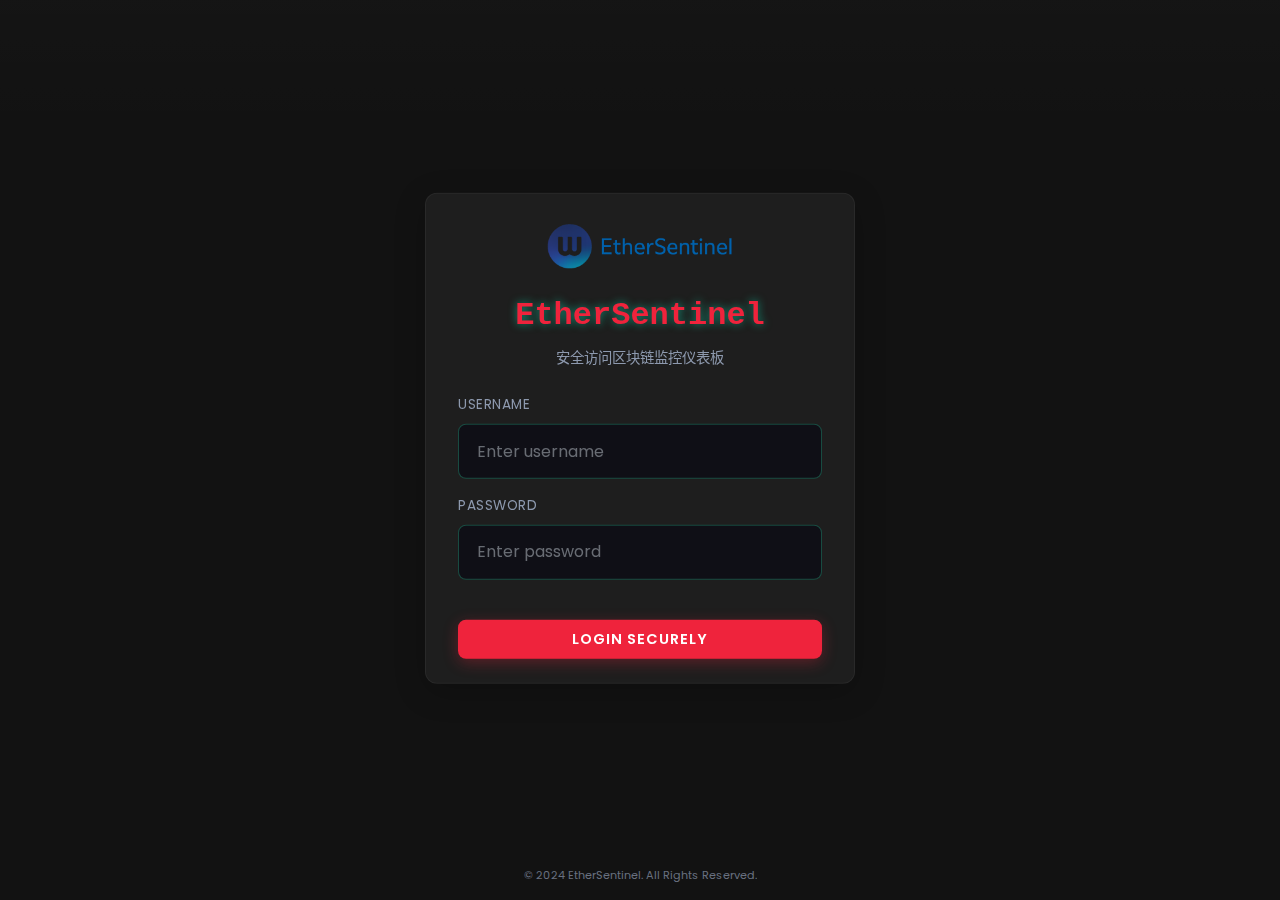
<file: login.html>
<!DOCTYPE html>
<html lang="zh-CN">
<head>
    <meta charset="UTF-8">
    <meta name="viewport" content="width=device-width, initial-scale=1.0">
    <title>EtherSentinel - 安全登录</title>
    <link href="https://cdn.jsdelivr.net/npm/bootstrap@5.3.0/dist/css/bootstrap.min.css" rel="stylesheet">
    <link rel="stylesheet" href="https://cdn.jsdelivr.net/npm/bootstrap-icons@1.10.0/font/bootstrap-icons.css">
    <link rel="stylesheet" href="custom-styles.css">
    <style>
        :root {
            --primary-color: #2b2d42;
            --secondary-color: #8d99ae;
            --accent-color: #ef233c;
            --light-accent: #ff6b6b;
            --dark-bg: #121212;
            --card-bg: rgba(33, 33, 33, 0.85);
            --light-text: #edf2f4;
        }
        body {
            font-family: 'Segoe UI', Tahoma, Geneva, Verdana, sans-serif;
            background: radial-gradient(circle at center, #1a1a2e, #121212);
            color: var(--light-text);
            display: flex;
            justify-content: center;
            align-items: center;
            min-height: 100vh;
            margin: 0;
            overflow: hidden;
        }
        .login-container {
            width: 100%; 
            max-width: 430px;
        }
        .glass-card {
            background-color: var(--card-bg);
            backdrop-filter: blur(8px);
            border-radius: 12px;
            border: 1px solid rgba(255, 255, 255, 0.05);
            padding: 1.5rem 2rem;
            margin-bottom: 1.5rem;
            box-shadow: 0 8px 32px rgba(0, 0, 0, 0.2);
        }
        .form-control {
            background-color: rgba(var(--dark-bg-rgb, 18, 18, 18), 0.7) !important;
            border: 1px solid var(--border-color-glass) !important;
            color: var(--light-text) !important;
            padding: 0.85rem 1rem;
            border-radius: 8px;
        }
        .form-control:focus {
            background-color: rgba(var(--dark-bg-rgb, 18, 18, 18), 0.9) !important;
            border-color: var(--light-accent) !important;
            box-shadow: 0 0 0 0.2rem rgba(var(--light-accent-rgb, 255, 107, 107), 0.25) !important;
        }
        .btn-modern {
            background-color: var(--accent-color);
            border: none;
            color: white;
            font-weight: 600;
            box-shadow: 0 4px 15px rgba(239, 35, 60, 0.3);
            transition: all 0.3s ease;
        }
        .btn-modern:hover {
            background-color: var(--light-accent);
            transform: translateY(-2px);
            box-shadow: 0 6px 20px rgba(239, 35, 60, 0.4);
        }
    </style>
</head>
<body class="login-page-body">
    <div class="login-container login-container-animated">
        <div class="glass-card text-center">
            <img src="logo.png" alt="EtherSentinel 安全平台" style="height: 55px; margin-bottom: 1.5rem;">
            <h2 class="login-title">EtherSentinel</h2>
            <p class="text-muted mb-4" style="font-size: 0.9rem;">安全访问区块链监控仪表板</p>
            <form id="login-form" class="mt-4">
                <div class="mb-3">
                    <label for="username" class="form-label-custom">Username</label>
                    <input type="text" class="form-control form-control-custom" id="username" placeholder="Enter username" required>
                </div>
                <div class="mb-4">
                    <label for="password" class="form-label-custom">Password</label>
                    <input type="password" class="form-control form-control-custom" id="password" placeholder="Enter password" required>
                </div>
                <button type="submit" class="btn-modern w-100 py-2 mt-3">Login Securely</button>
                <div id="login-error" class="mt-4 text-center" style="min-height: 1.5em; display: none;">
                    <!-- Error message content is set by JS and styled by custom-styles.css -->
                </div>
            </form>
        </div>
    </div>
    <footer class="login-footer text-center text-muted" style="opacity: 0.7;">
        <small>&copy; 2024 EtherSentinel. All Rights Reserved.</small>
    </footer>

    <script>
        document.addEventListener('DOMContentLoaded', function () {
            const loginForm = document.getElementById('login-form');
            const loginError = document.getElementById('login-error');
            const usernameInput = document.getElementById('username');
            const passwordInput = document.getElementById('password');

            if (loginForm) {
                loginForm.addEventListener('submit', function(event) {
                    event.preventDefault();
                    
                    const username = usernameInput.value.trim();
                    const password = passwordInput.value.trim();

                    if (username === 'qiujiaxi' && password === '20250401') {
                        window.location.href = 'new.html'; 
                    } else {
                        if (loginError) {
                            loginError.textContent = '用户名或密码错误，请重试。';
                            loginError.style.display = 'block';
                        }
                        if (passwordInput) {
                            passwordInput.value = '';
                        }
                        if (usernameInput) {
                             usernameInput.focus();
                        }
                    }
                });
            }
        });
    </script>
</body>
</html>
</file>
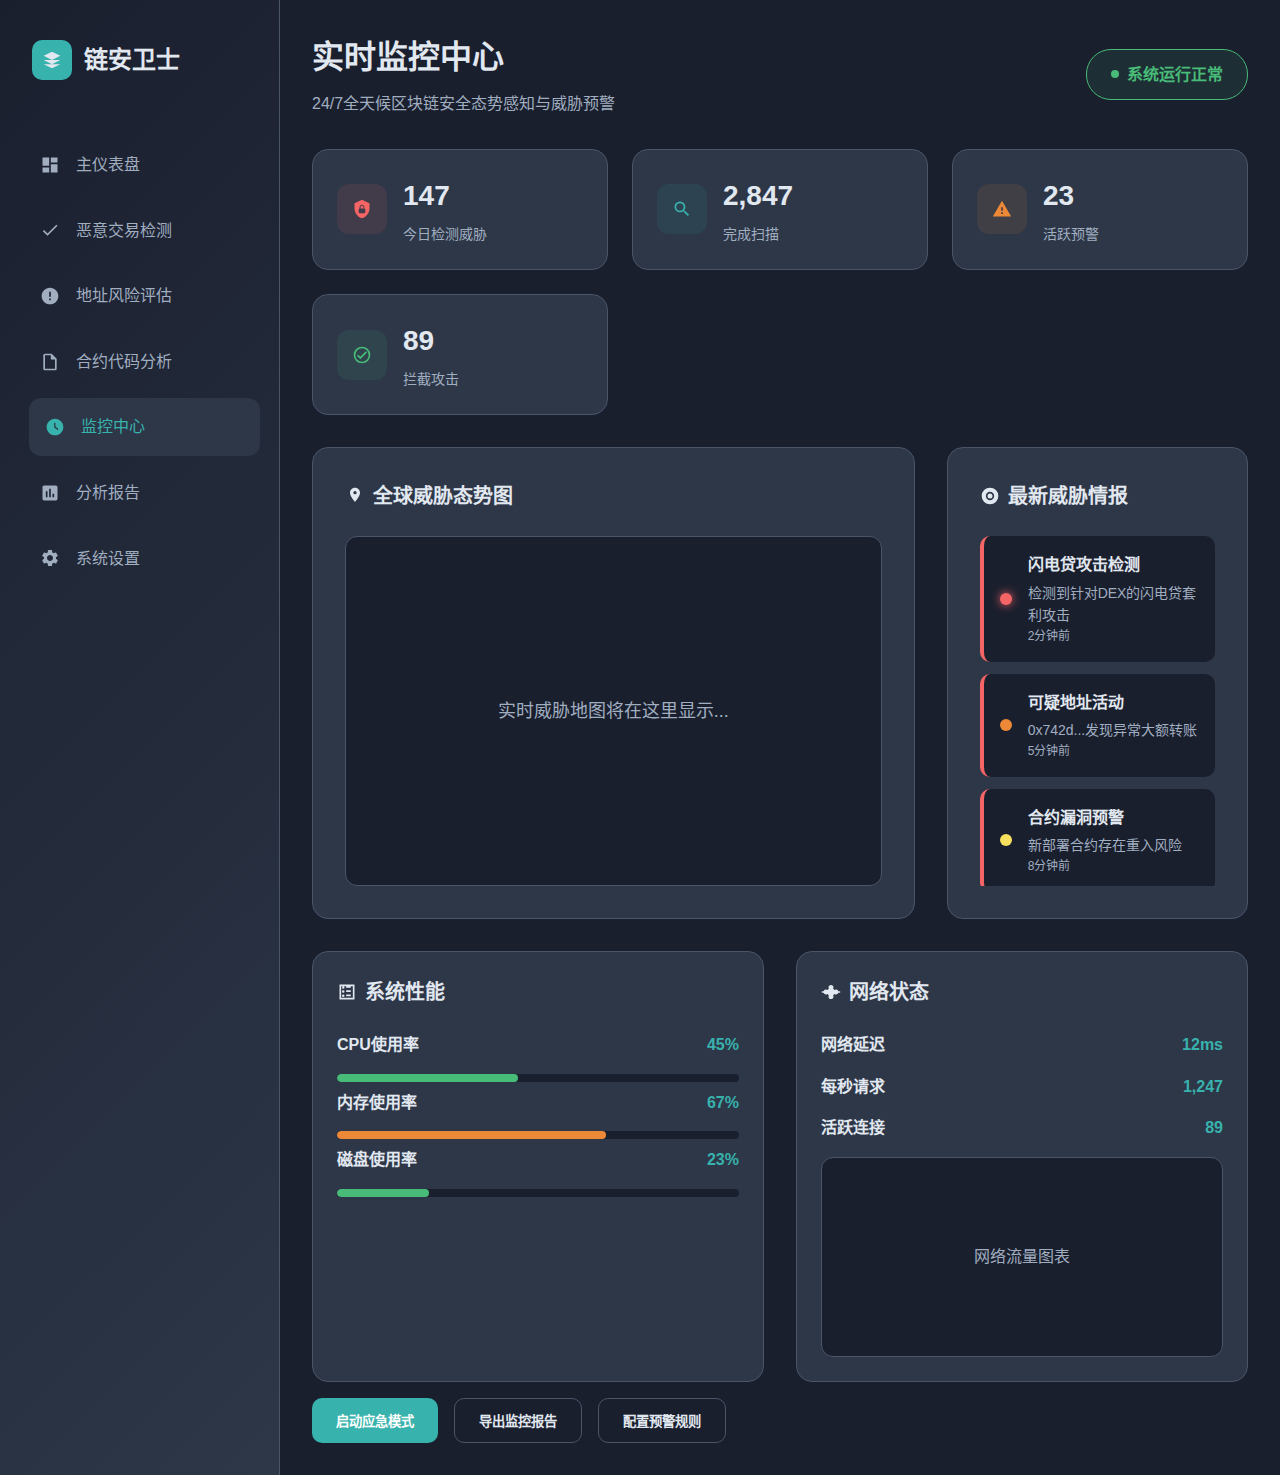
<file: monitoring-center.html>
<!DOCTYPE html>
<html lang="zh-CN">
<head>
    <meta charset="UTF-8">
    <meta name="viewport" content="width=device-width, initial-scale=1.0">
    <title>监控中心 - 链安卫士</title>
    <style>
        :root {
            --primary-dark: #1a1f2e;
            --secondary-dark: #2d3748;
            --accent-cyan: #38b2ac;
            --accent-green: #48bb78;
            --accent-red: #f56565;
            --accent-orange: #ed8936;
            --accent-yellow: #f6e05e;
            --text-light: #e2e8f0;
            --text-muted: #a0aec0;
            --border-color: #4a5568;
            --hover-bg: #2d3748;
            --gradient-bg: linear-gradient(135deg, #1a1f2e 0%, #2d3748 100%);
            --success-bg: rgba(72, 187, 120, 0.1);
            --warning-bg: rgba(237, 137, 54, 0.1);
            --danger-bg: rgba(245, 101, 101, 0.1);
        }

        * {
            margin: 0;
            padding: 0;
            box-sizing: border-box;
        }

        body {
            font-family: 'Inter', -apple-system, BlinkMacSystemFont, sans-serif;
            background: var(--primary-dark);
            color: var(--text-light);
            line-height: 1.6;
        }

        .container {
            display: flex;
            min-height: 100vh;
        }

        /* 侧边栏样式 */
        .sidebar {
            width: 280px;
            background: var(--gradient-bg);
            padding: 2rem 1.5rem;
            border-right: 1px solid var(--border-color);
        }

        .logo {
            display: flex;
            align-items: center;
            gap: 0.75rem;
            margin-bottom: 3rem;
            padding: 0.5rem;
        }

        .logo-icon {
            width: 40px;
            height: 40px;
            background: var(--accent-cyan);
            border-radius: 10px;
            display: flex;
            align-items: center;
            justify-content: center;
        }

        .logo h1 {
            font-size: 1.5rem;
            font-weight: 700;
            color: var(--text-light);
        }

        .nav-menu {
            list-style: none;
        }

        .nav-item {
            margin-bottom: 0.5rem;
        }

        .nav-link {
            display: flex;
            align-items: center;
            gap: 1rem;
            padding: 1rem;
            text-decoration: none;
            color: var(--text-muted);
            border-radius: 12px;
            transition: all 0.3s ease;
            font-weight: 500;
        }

        .nav-link:hover, .nav-link.active {
            background: var(--hover-bg);
            color: var(--accent-cyan);
            transform: translateX(5px);
        }

        .nav-icon {
            width: 20px;
            height: 20px;
            fill: currentColor;
        }

        /* 主内容区域 */
        .main-content {
            flex: 1;
            padding: 2rem;
            overflow-y: auto;
        }

        .page-header {
            display: flex;
            justify-content: space-between;
            align-items: center;
            margin-bottom: 2rem;
        }

        .page-title-section h1 {
            font-size: 2rem;
            font-weight: 700;
            color: var(--text-light);
            margin-bottom: 0.5rem;
        }

        .page-subtitle {
            color: var(--text-muted);
            font-size: 1rem;
        }

        .status-indicator {
            display: flex;
            align-items: center;
            gap: 0.5rem;
            padding: 0.75rem 1.5rem;
            background: var(--success-bg);
            border: 1px solid var(--accent-green);
            border-radius: 25px;
            color: var(--accent-green);
            font-weight: 600;
        }

        .status-dot {
            width: 8px;
            height: 8px;
            background: var(--accent-green);
            border-radius: 50%;
            animation: pulse 2s infinite;
        }

        @keyframes pulse {
            0%, 100% { opacity: 1; }
            50% { opacity: 0.5; }
        }

        /* 顶部监控卡片 */
        .top-stats {
            display: grid;
            grid-template-columns: repeat(auto-fit, minmax(250px, 1fr));
            gap: 1.5rem;
            margin-bottom: 2rem;
        }

        .stat-card {
            background: var(--secondary-dark);
            padding: 1.5rem;
            border-radius: 16px;
            border: 1px solid var(--border-color);
            display: flex;
            align-items: center;
            gap: 1rem;
        }

        .stat-icon {
            width: 50px;
            height: 50px;
            border-radius: 12px;
            display: flex;
            align-items: center;
            justify-content: center;
        }

        .stat-icon.threats {
            background: var(--danger-bg);
            color: var(--accent-red);
        }

        .stat-icon.scans {
            background: rgba(56, 178, 172, 0.1);
            color: var(--accent-cyan);
        }

        .stat-icon.alerts {
            background: var(--warning-bg);
            color: var(--accent-orange);
        }

        .stat-icon.blocked {
            background: var(--success-bg);
            color: var(--accent-green);
        }

        .stat-info h3 {
            font-size: 1.75rem;
            font-weight: 700;
            color: var(--text-light);
            margin-bottom: 0.25rem;
        }

        .stat-label {
            color: var(--text-muted);
            font-size: 0.875rem;
        }

        /* 主要监控区域 */
        .monitoring-grid {
            display: grid;
            grid-template-columns: 2fr 1fr;
            gap: 2rem;
            margin-bottom: 2rem;
        }

        .monitor-card {
            background: var(--secondary-dark);
            padding: 2rem;
            border-radius: 16px;
            border: 1px solid var(--border-color);
        }

        .card-title {
            font-size: 1.25rem;
            font-weight: 700;
            color: var(--text-light);
            margin-bottom: 1.5rem;
            display: flex;
            align-items: center;
            gap: 0.5rem;
        }

        /* 实时威胁地图 */
        .threat-map {
            height: 350px;
            background: var(--primary-dark);
            border-radius: 12px;
            border: 1px solid var(--border-color);
            position: relative;
            overflow: hidden;
        }

        .map-placeholder {
            display: flex;
            align-items: center;
            justify-content: center;
            height: 100%;
            color: var(--text-muted);
            font-size: 1.125rem;
        }

        /* 威胁列表 */
        .threat-list {
            max-height: 350px;
            overflow-y: auto;
        }

        .threat-item {
            display: flex;
            align-items: center;
            gap: 1rem;
            padding: 1rem;
            background: var(--primary-dark);
            border-radius: 10px;
            margin-bottom: 0.75rem;
            border-left: 4px solid var(--accent-red);
        }

        .threat-level {
            width: 12px;
            height: 12px;
            border-radius: 50%;
        }

        .level-critical {
            background: var(--accent-red);
            box-shadow: 0 0 10px var(--accent-red);
        }

        .level-high {
            background: var(--accent-orange);
        }

        .level-medium {
            background: var(--accent-yellow);
        }

        .threat-content {
            flex: 1;
        }

        .threat-title {
            font-weight: 600;
            color: var(--text-light);
            margin-bottom: 0.25rem;
        }

        .threat-desc {
            font-size: 0.875rem;
            color: var(--text-muted);
        }

        .threat-time {
            font-size: 0.75rem;
            color: var(--text-muted);
        }

        /* 系统监控区域 */
        .system-monitoring {
            display: grid;
            grid-template-columns: 1fr 1fr;
            gap: 2rem;
        }

        .monitor-item {
            background: var(--secondary-dark);
            padding: 1.5rem;
            border-radius: 16px;
            border: 1px solid var(--border-color);
        }

        .monitor-metric {
            display: flex;
            justify-content: space-between;
            align-items: center;
            margin-bottom: 1rem;
        }

        .metric-name {
            color: var(--text-light);
            font-weight: 600;
        }

        .metric-value {
            color: var(--accent-cyan);
            font-weight: 700;
        }

        .progress-bar {
            height: 8px;
            background: var(--primary-dark);
            border-radius: 4px;
            overflow: hidden;
            margin-bottom: 0.5rem;
        }

        .progress-fill {
            height: 100%;
            border-radius: 4px;
            transition: width 0.3s ease;
        }

        .progress-normal {
            background: var(--accent-green);
        }

        .progress-warning {
            background: var(--accent-orange);
        }

        .progress-critical {
            background: var(--accent-red);
        }

        /* 网络活动图表 */
        .network-chart {
            height: 200px;
            background: var(--primary-dark);
            border-radius: 12px;
            border: 1px solid var(--border-color);
            display: flex;
            align-items: center;
            justify-content: center;
            margin-top: 1rem;
        }

        /* 快速操作按钮 */
        .quick-actions {
            display: flex;
            gap: 1rem;
            margin-top: 1rem;
        }

        .action-btn {
            padding: 0.75rem 1.5rem;
            border: none;
            border-radius: 10px;
            font-weight: 600;
            cursor: pointer;
            transition: all 0.3s ease;
        }

        .btn-primary {
            background: var(--accent-cyan);
            color: white;
        }

        .btn-secondary {
            background: var(--primary-dark);
            color: var(--text-light);
            border: 1px solid var(--border-color);
        }

        .action-btn:hover {
            transform: translateY(-2px);
        }

        /* 响应式设计 */
        @media (max-width: 1200px) {
            .monitoring-grid {
                grid-template-columns: 1fr;
            }
            
            .system-monitoring {
                grid-template-columns: 1fr;
            }
        }

        @media (max-width: 768px) {
            .container {
                flex-direction: column;
            }
            
            .sidebar {
                width: 100%;
                padding: 1rem;
            }
            
            .main-content {
                padding: 1rem;
            }
            
            .page-header {
                flex-direction: column;
                gap: 1rem;
                align-items: flex-start;
            }
            
            .top-stats {
                grid-template-columns: 1fr;
            }
        }
    </style>
</head>
<body>
    <div class="container">
        <!-- 侧边栏 -->
        <aside class="sidebar">
            <div class="logo">
                <div class="logo-icon">
                    <svg class="nav-icon" viewBox="0 0 24 24" fill="currentColor">
                        <path d="M12 2L2 7L12 12L22 7L12 2Z"/>
                        <path d="M2 17L12 22L22 17"/>
                        <path d="M2 12L12 17L22 12"/>
                    </svg>
                </div>
                <h1>链安卫士</h1>
            </div>

            <nav>
                <ul class="nav-menu">
                    <li class="nav-item">
                        <a href="dashboard.html" class="nav-link">
                            <svg class="nav-icon" viewBox="0 0 24 24" fill="currentColor">
                                <path d="M3 13H11V3H3V13ZM3 21H11V15H3V21ZM13 21H21V11H13V21ZM13 3V9H21V3H13Z"/>
                            </svg>
                            主仪表盘
                        </a>
                    </li>
                    <li class="nav-item">
                        <a href="transaction-detection.html" class="nav-link">
                            <svg class="nav-icon" viewBox="0 0 24 24" fill="currentColor">
                                <path d="M9 16.17L4.83 12L3.41 13.41L9 19L21 7L19.59 5.59L9 16.17Z"/>
                            </svg>
                            恶意交易检测
                        </a>
                    </li>
                    <li class="nav-item">
                        <a href="address-assessment.html" class="nav-link">
                            <svg class="nav-icon" viewBox="0 0 24 24" fill="currentColor">
                                <path d="M12 2C6.48 2 2 6.48 2 12S6.48 22 12 22 22 17.52 22 12 17.52 2 12 2ZM13 17H11V15H13V17ZM13 13H11V7H13V13Z"/>
                            </svg>
                            地址风险评估
                        </a>
                    </li>
                    <li class="nav-item">
                        <a href="contract-analysis.html" class="nav-link">
                            <svg class="nav-icon" viewBox="0 0 24 24" fill="currentColor">
                                <path d="M14 2H6C4.9 2 4 2.9 4 4V20C4 21.1 4.89 22 5.99 22H18C19.1 22 20 21.1 20 20V8L14 2ZM18 20H6V4H13V9H18V20Z"/>
                            </svg>
                            合约代码分析
                        </a>
                    </li>
                    <li class="nav-item">
                        <a href="monitoring-center.html" class="nav-link active">
                            <svg class="nav-icon" viewBox="0 0 24 24" fill="currentColor">
                                <path d="M12 2C6.48 2 2 6.48 2 12C2 17.52 6.48 22 12 22C17.52 22 22 17.52 22 12C22 6.48 17.52 2 12 2ZM15.5 16L11 12.5V7H12.5V11.5L16 14.5L15.5 16Z"/>
                            </svg>
                            监控中心
                        </a>
                    </li>
                    <li class="nav-item">
                        <a href="analysis-reports.html" class="nav-link">
                            <svg class="nav-icon" viewBox="0 0 24 24" fill="currentColor">
                                <path d="M19 3H5C3.9 3 3 3.9 3 5V19C3 20.1 3.9 21 5 21H19C20.1 21 21 20.1 21 19V5C21 3.9 20.1 3 19 3ZM9 17H7V10H9V17ZM13 17H11V7H13V17ZM17 17H15V13H17V17Z"/>
                            </svg>
                            分析报告
                        </a>
                    </li>
                    <li class="nav-item">
                        <a href="system-settings.html" class="nav-link">
                            <svg class="nav-icon" viewBox="0 0 24 24" fill="currentColor">
                                <path d="M19.14,12.94c0.04-0.3,0.06-0.61,0.06-0.94c0-0.32-0.02-0.64-0.07-0.94l2.03-1.58c0.18-0.14,0.23-0.41,0.12-0.61 l-1.92-3.32c-0.12-0.22-0.37-0.29-0.59-0.22l-2.39,0.96c-0.5-0.38-1.03-0.7-1.62-0.94L14.4,2.81c-0.04-0.24-0.24-0.41-0.48-0.41 h-3.84c-0.24,0-0.43,0.17-0.47,0.41L9.25,5.35C8.66,5.59,8.12,5.92,7.63,6.29L5.24,5.33c-0.22-0.08-0.47,0-0.59,0.22L2.74,8.87 C2.62,9.08,2.66,9.34,2.86,9.48l2.03,1.58C4.84,11.36,4.8,11.69,4.8,12s0.02,0.64,0.07,0.94l-2.03,1.58 c-0.18,0.14-0.23,0.41-0.12,0.61l1.92,3.32c0.12,0.22,0.37,0.29,0.59,0.22l2.39-0.96c0.5,0.38,1.03,0.7,1.62,0.94l0.36,2.54 c0.05,0.24,0.24,0.41,0.48,0.41h3.84c0.24,0,0.44-0.17,0.47-0.41l0.36-2.54c0.59-0.24,1.13-0.56,1.62-0.94l2.39,0.96 c0.22,0.08,0.47,0,0.59-0.22l1.92-3.32c0.12-0.22,0.07-0.47-0.12-0.61L19.14,12.94z M12,15.6c-1.98,0-3.6-1.62-3.6-3.6 s1.62-3.6,3.6-3.6s3.6,1.62,3.6,3.6S13.98,15.6,12,15.6z"/>
                            </svg>
                            系统设置
                        </a>
                    </li>
                </ul>
            </nav>
        </aside>

        <!-- 主内容区域 -->
        <main class="main-content">
            <div class="page-header">
                <div class="page-title-section">
                    <h1>实时监控中心</h1>
                    <p class="page-subtitle">24/7全天候区块链安全态势感知与威胁预警</p>
                </div>
                <div class="status-indicator">
                    <div class="status-dot"></div>
                    <span>系统运行正常</span>
                </div>
            </div>

            <!-- 顶部统计卡片 -->
            <section class="top-stats">
                <div class="stat-card">
                    <div class="stat-icon threats">
                        <svg class="nav-icon" viewBox="0 0 24 24" fill="currentColor">
                            <path d="M12,1L3,5V11C3,16.55 6.84,21.74 12,23C17.16,21.74 21,16.55 21,11V5L12,1M12,7C13.4,7 14.8,8.6 14.8,10.5V11.5C15.4,11.5 16,12.4 16,13V16C16,16.6 15.6,17 15,17H9C8.4,17 8,16.6 8,16V13C8,12.4 8.4,11.5 9,11.5V10.5C9,8.6 10.6,7 12,7M12,8.2C11.2,8.2 10.2,8.7 10.2,10.5V11.5H13.8V10.5C13.8,8.7 12.8,8.2 12,8.2Z"/>
                        </svg>
                    </div>
                    <div class="stat-info">
                        <h3 id="threatsToday">147</h3>
                        <div class="stat-label">今日检测威胁</div>
                    </div>
                </div>

                <div class="stat-card">
                    <div class="stat-icon scans">
                        <svg class="nav-icon" viewBox="0 0 24 24" fill="currentColor">
                            <path d="M9.5,3A6.5,6.5 0 0,1 16,9.5C16,11.11 15.41,12.59 14.44,13.73L14.71,14H15.5L20.5,19L19,20.5L14,15.5V14.71L13.73,14.44C12.59,15.41 11.11,16 9.5,16A6.5,6.5 0 0,1 3,9.5A6.5,6.5 0 0,1 9.5,3M9.5,5C7,5 5,7 5,9.5C5,12 7,14 9.5,14C12,14 14,12 14,9.5C14,7 12,5 9.5,5Z"/>
                        </svg>
                    </div>
                    <div class="stat-info">
                        <h3 id="scansCompleted">2,847</h3>
                        <div class="stat-label">完成扫描</div>
                    </div>
                </div>

                <div class="stat-card">
                    <div class="stat-icon alerts">
                        <svg class="nav-icon" viewBox="0 0 24 24" fill="currentColor">
                            <path d="M13,14H11V10H13M13,18H11V16H13M1,21H23L12,2L1,21Z"/>
                        </svg>
                    </div>
                    <div class="stat-info">
                        <h3 id="activeAlerts">23</h3>
                        <div class="stat-label">活跃预警</div>
                    </div>
                </div>

                <div class="stat-card">
                    <div class="stat-icon blocked">
                        <svg class="nav-icon" viewBox="0 0 24 24" fill="currentColor">
                            <path d="M12,2A10,10 0 0,0 2,12A10,10 0 0,0 12,22A10,10 0 0,0 22,12A10,10 0 0,0 12,2M12,4A8,8 0 0,1 20,12A8,8 0 0,1 12,20A8,8 0 0,1 4,12A8,8 0 0,1 12,4M16.59,7.58L10,14.17L7.41,11.59L6,13L10,17L18,9L16.59,7.58Z"/>
                        </svg>
                    </div>
                    <div class="stat-info">
                        <h3 id="blockedAttacks">89</h3>
                        <div class="stat-label">拦截攻击</div>
                    </div>
                </div>
            </section>

            <!-- 主要监控区域 -->
            <section class="monitoring-grid">
                <!-- 实时威胁地图 -->
                <div class="monitor-card">
                    <h3 class="card-title">
                        <svg class="nav-icon" viewBox="0 0 24 24" fill="currentColor">
                            <path d="M12,2C15.31,2 18,4.66 18,7.95C18,12.41 12,19 12,19S6,12.41 6,7.95C6,4.66 8.69,2 12,2M12,6A2,2 0 0,0 10,8A2,2 0 0,0 12,10A2,2 0 0,0 14,8A2,2 0 0,0 12,6Z"/>
                        </svg>
                        全球威胁态势图
                    </h3>
                    <div class="threat-map">
                        <div class="map-placeholder">
                            实时威胁地图将在这里显示...
                        </div>
                    </div>
                </div>

                <!-- 实时威胁列表 -->
                <div class="monitor-card">
                    <h3 class="card-title">
                        <svg class="nav-icon" viewBox="0 0 24 24" fill="currentColor">
                            <path d="M12,2A10,10 0 0,0 2,12A10,10 0 0,0 12,22A10,10 0 0,0 22,12A10,10 0 0,0 12,2M12,17A5,5 0 0,1 7,12A5,5 0 0,1 12,7A5,5 0 0,1 17,12A5,5 0 0,1 12,17M12,9A3,3 0 0,0 9,12A3,3 0 0,0 12,15A3,3 0 0,0 15,12A3,3 0 0,0 12,9Z"/>
                        </svg>
                        最新威胁情报
                    </h3>
                    <div class="threat-list">
                        <div class="threat-item">
                            <div class="threat-level level-critical"></div>
                            <div class="threat-content">
                                <div class="threat-title">闪电贷攻击检测</div>
                                <div class="threat-desc">检测到针对DEX的闪电贷套利攻击</div>
                                <div class="threat-time">2分钟前</div>
                            </div>
                        </div>
                        <div class="threat-item">
                            <div class="threat-level level-high"></div>
                            <div class="threat-content">
                                <div class="threat-title">可疑地址活动</div>
                                <div class="threat-desc">0x742d...发现异常大额转账</div>
                                <div class="threat-time">5分钟前</div>
                            </div>
                        </div>
                        <div class="threat-item">
                            <div class="threat-level level-medium"></div>
                            <div class="threat-content">
                                <div class="threat-title">合约漏洞预警</div>
                                <div class="threat-desc">新部署合约存在重入风险</div>
                                <div class="threat-time">8分钟前</div>
                            </div>
                        </div>
                        <div class="threat-item">
                            <div class="threat-level level-critical"></div>
                            <div class="threat-content">
                                <div class="threat-title">钓鱼网站监测</div>
                                <div class="threat-desc">发现仿冒主流DeFi项目的钓鱼站</div>
                                <div class="threat-time">12分钟前</div>
                            </div>
                        </div>
                        <div class="threat-item">
                            <div class="threat-level level-high"></div>
                            <div class="threat-content">
                                <div class="threat-title">恶意代币识别</div>
                                <div class="threat-desc">检测到蜜罐代币合约</div>
                                <div class="threat-time">15分钟前</div>
                            </div>
                        </div>
                    </div>
                </div>
            </section>

            <!-- 系统监控区域 -->
            <section class="system-monitoring">
                <!-- 系统性能监控 -->
                <div class="monitor-item">
                    <h3 class="card-title">
                        <svg class="nav-icon" viewBox="0 0 24 24" fill="currentColor">
                            <path d="M3,3H21V21H3V3M5,5V19H19V5H5M7.5,18A1.5,1.5 0 0,0 9,16.5A1.5,1.5 0 0,0 7.5,15A1.5,1.5 0 0,0 6,16.5A1.5,1.5 0 0,0 7.5,18M7.5,13A1.5,1.5 0 0,0 9,11.5A1.5,1.5 0 0,0 7.5,10A1.5,1.5 0 0,0 6,11.5A1.5,1.5 0 0,0 7.5,13M7.5,8A1.5,1.5 0 0,0 9,6.5A1.5,1.5 0 0,0 7.5,5A1.5,1.5 0 0,0 6,6.5A1.5,1.5 0 0,0 7.5,8M16.5,15H11V17H16.5V15M16.5,10H11V12H16.5V10M16.5,5H11V7H16.5V5Z"/>
                        </svg>
                        系统性能
                    </h3>
                    
                    <div class="monitor-metric">
                        <span class="metric-name">CPU使用率</span>
                        <span class="metric-value">45%</span>
                    </div>
                    <div class="progress-bar">
                        <div class="progress-fill progress-normal" style="width: 45%"></div>
                    </div>

                    <div class="monitor-metric">
                        <span class="metric-name">内存使用率</span>
                        <span class="metric-value">67%</span>
                    </div>
                    <div class="progress-bar">
                        <div class="progress-fill progress-warning" style="width: 67%"></div>
                    </div>

                    <div class="monitor-metric">
                        <span class="metric-name">磁盘使用率</span>
                        <span class="metric-value">23%</span>
                    </div>
                    <div class="progress-bar">
                        <div class="progress-fill progress-normal" style="width: 23%"></div>
                    </div>
                </div>

                <!-- 网络监控 -->
                <div class="monitor-item">
                    <h3 class="card-title">
                        <svg class="nav-icon" viewBox="0 0 24 24" fill="currentColor">
                            <path d="M1,11H3.17C3.58,9.83 4.69,9 6,9C6.65,9 7.25,9.28 7.68,9.72L9.43,7.97C9.16,7.41 9,6.79 9,6.13C9,4.65 10.35,3.5 12,3.5S15,4.65 15,6.13C15,6.79 14.84,7.41 14.57,7.97L16.32,9.72C16.75,9.28 17.35,9 18,9C19.31,9 20.42,9.83 20.83,11H23V13H20.83C20.42,14.17 19.31,15 18,15C17.35,15 16.75,14.72 16.32,14.28L14.57,16.03C14.84,16.59 15,17.21 15,17.87C15,19.35 13.65,20.5 12,20.5S9,19.35 9,17.87C9,17.21 9.16,16.59 9.43,16.03L7.68,14.28C7.25,14.72 6.65,15 6,15C4.69,15 3.58,14.17 3.17,13H1V11Z"/>
                        </svg>
                        网络状态
                    </h3>
                    
                    <div class="monitor-metric">
                        <span class="metric-name">网络延迟</span>
                        <span class="metric-value">12ms</span>
                    </div>

                    <div class="monitor-metric">
                        <span class="metric-name">每秒请求</span>
                        <span class="metric-value">1,247</span>
                    </div>

                    <div class="monitor-metric">
                        <span class="metric-name">活跃连接</span>
                        <span class="metric-value">89</span>
                    </div>

                    <div class="network-chart">
                        <div style="color: var(--text-muted);">网络流量图表</div>
                    </div>
                </div>
            </section>

            <!-- 快速操作 -->
            <div class="quick-actions">
                <button class="action-btn btn-primary" onclick="startEmergencyMode()">
                    启动应急模式
                </button>
                <button class="action-btn btn-secondary" onclick="exportReports()">
                    导出监控报告
                </button>
                <button class="action-btn btn-secondary" onclick="configureAlerts()">
                    配置预警规则
                </button>
            </div>
        </main>
    </div>

    <script>
        // 实时数据更新
        function updateRealTimeData() {
            // 更新统计数据
            const threatsElement = document.getElementById('threatsToday');
            const scansElement = document.getElementById('scansCompleted');
            const alertsElement = document.getElementById('activeAlerts');
            const blockedElement = document.getElementById('blockedAttacks');

            // 模拟数据增长
            if (Math.random() > 0.7) {
                threatsElement.textContent = parseInt(threatsElement.textContent) + Math.floor(Math.random() * 3);
            }
            if (Math.random() > 0.8) {
                scansElement.textContent = parseInt(scansElement.textContent) + Math.floor(Math.random() * 10);
            }
            if (Math.random() > 0.9) {
                alertsElement.textContent = parseInt(alertsElement.textContent) + Math.floor(Math.random() * 2);
            }
            if (Math.random() > 0.85) {
                blockedElement.textContent = parseInt(blockedElement.textContent) + Math.floor(Math.random() * 5);
            }

            // 更新系统性能数据
            updateSystemMetrics();
        }

        function updateSystemMetrics() {
            const cpuBar = document.querySelector('.progress-fill');
            const memoryBar = document.querySelectorAll('.progress-fill')[1];
            const diskBar = document.querySelectorAll('.progress-fill')[2];

            // 模拟性能数据变化
            const cpuUsage = Math.max(30, Math.min(80, parseInt(cpuBar.style.width) + (Math.random() - 0.5) * 10));
            const memoryUsage = Math.max(50, Math.min(90, parseInt(memoryBar.style.width) + (Math.random() - 0.5) * 8));
            const diskUsage = Math.max(20, Math.min(40, parseInt(diskBar.style.width) + (Math.random() - 0.5) * 5));

            cpuBar.style.width = cpuUsage + '%';
            memoryBar.style.width = memoryUsage + '%';
            diskBar.style.width = diskUsage + '%';

            // 更新显示的数值
            document.querySelectorAll('.metric-value')[0].textContent = Math.round(cpuUsage) + '%';
            document.querySelectorAll('.metric-value')[1].textContent = Math.round(memoryUsage) + '%';
            document.querySelectorAll('.metric-value')[2].textContent = Math.round(diskUsage) + '%';

            // 更新进度条颜色
            updateProgressBarColor(cpuBar, cpuUsage);
            updateProgressBarColor(memoryBar, memoryUsage);
            updateProgressBarColor(diskBar, diskUsage);
        }

        function updateProgressBarColor(bar, usage) {
            bar.className = 'progress-fill';
            if (usage < 50) {
                bar.classList.add('progress-normal');
            } else if (usage < 80) {
                bar.classList.add('progress-warning');
            } else {
                bar.classList.add('progress-critical');
            }
        }

        // 快速操作函数
        function startEmergencyMode() {
            alert('应急模式已启动！所有安全规则已设置为最高级别。');
        }

        function exportReports() {
            alert('监控报告导出中...请稍候。');
        }

        function configureAlerts() {
            alert('预警规则配置页面将打开...');
        }

        // 威胁列表自动更新
        function addNewThreat() {
            const threatTypes = [
                { title: '智能合约漏洞', desc: '发现新的代币合约存在授权漏洞', level: 'level-high' },
                { title: 'MEV攻击检测', desc: '检测到抢跑交易攻击行为', level: 'level-critical' },
                { title: '异常交易模式', desc: '发现疑似洗钱的交易链路', level: 'level-medium' },
                { title: '恶意地址标记', desc: '新增高风险地址到黑名单', level: 'level-high' },
                { title: '跨链桥风险', desc: '跨链桥合约出现异常大额提取', level: 'level-critical' }
            ];

            const threatList = document.querySelector('.threat-list');
            const randomThreat = threatTypes[Math.floor(Math.random() * threatTypes.length)];
            
            const newThreat = document.createElement('div');
            newThreat.className = 'threat-item';
            newThreat.innerHTML = `
                <div class="threat-level ${randomThreat.level}"></div>
                <div class="threat-content">
                    <div class="threat-title">${randomThreat.title}</div>
                    <div class="threat-desc">${randomThreat.desc}</div>
                    <div class="threat-time">刚刚</div>
                </div>
            `;

            threatList.insertBefore(newThreat, threatList.firstChild);

            // 保持列表长度，移除旧项目
            if (threatList.children.length > 6) {
                threatList.removeChild(threatList.lastChild);
            }

            // 更新时间戳
            updateTimeStamps();
        }

        function updateTimeStamps() {
            const timeElements = document.querySelectorAll('.threat-time');
            const times = ['刚刚', '2分钟前', '5分钟前', '8分钟前', '12分钟前', '15分钟前'];
            
            timeElements.forEach((element, index) => {
                if (index < times.length) {
                    element.textContent = times[index];
                }
            });
        }

        // 初始化
        document.addEventListener('DOMContentLoaded', function() {
            // 启动实时数据更新
            setInterval(updateRealTimeData, 5000);
            
            // 启动威胁情报更新
            setInterval(addNewThreat, 15000);

            // 页面加载动画
            document.body.style.opacity = '0';
            document.body.style.transition = 'opacity 0.5s ease-in-out';
            
            setTimeout(() => {
                document.body.style.opacity = '1';
            }, 100);
        });
    </script>
</body>
</html>
</file>
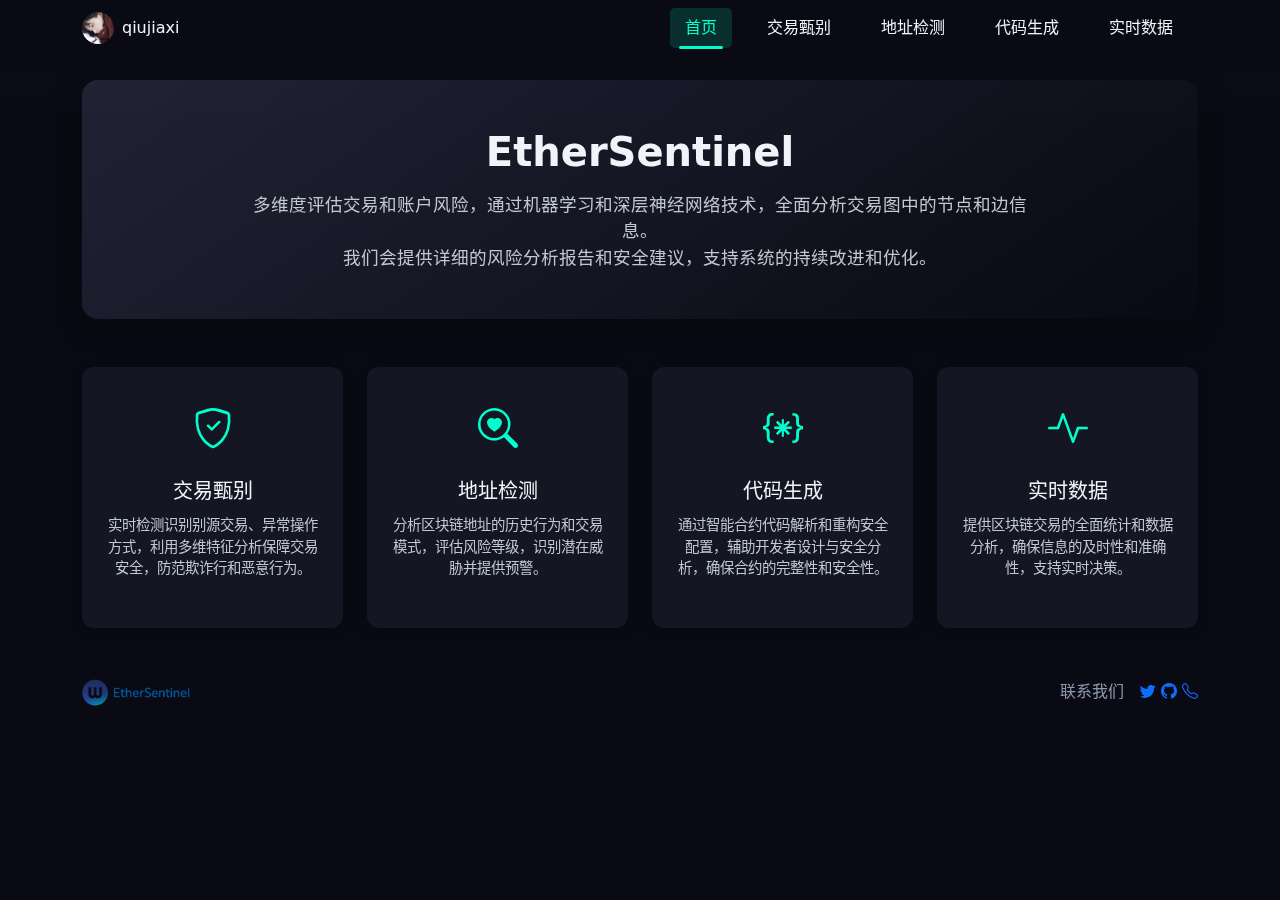
<file: new.html>
<!DOCTYPE html>
<html lang="zh-CN">
<head>
    <meta charset="UTF-8">
    <meta name="viewport" content="width=device-width, initial-scale=1.0">
    <title>EtherSentinel - 区块链安全监控</title>
    <link href="https://cdn.jsdelivr.net/npm/bootstrap@5.3.0/dist/css/bootstrap.min.css" rel="stylesheet">
    <link rel="stylesheet" href="https://cdn.jsdelivr.net/npm/bootstrap-icons@1.10.0/font/bootstrap-icons.css">
    <link rel="stylesheet" href="custom-styles.css"> <!-- Added custom stylesheet -->
    <style>
        /* Keep specific overrides or minor adjustments for new.html here if needed */
        body {
            /* Ensure body background from custom-styles.css applies */
            /* Remove display:flex etc. if it was specific to login page */
            min-height: 100vh;
            /* Ensure Poppins font applies */
        }
        /* Styles for elements specific to new.html might remain here */
        /* ... (existing specific styles for graph, modal etc.) ... */

        /* Re-evaluate or move existing .hero-section-home styles to custom-styles.css */
        /* Re-evaluate or move existing .feature-card styles to custom-styles.css */
        
        body.login-page-body {
            /* ... other styles ... */
            display: flex;
            justify-content: center; /* 水平居中 */
            align-items: center;     /* 垂直居中 */
            min-height: 100vh;       /* 确保 body 至少和视口一样高 */
            /* ... */
        }
    </style>
</head>
<body>
    <!-- Removed login page div -->
    <div id="app-content"> <!-- App content is now directly visible -->
    <!-- 风险详情弹窗 -->
    <div class="modal fade" id="riskDetailsModal" tabindex="-1" aria-labelledby="riskDetailsModalLabel" aria-hidden="true">
        <div class="modal-dialog modal-dialog-centered modal-lg">
            <div class="modal-content bg-dark text-white border-0">
                <div class="modal-header border-secondary">
                    <h5 class="modal-title" id="riskDetailsModalLabel">风险详情</h5>
                    <button type="button" class="btn-close btn-close-white" data-bs-dismiss="modal" aria-label="Close"></button>
                </div>
                <div class="modal-body">
                    <div id="risk-detail-content"></div>
                </div>
                <div class="modal-footer border-secondary">
                    <button type="button" class="btn btn-secondary" data-bs-dismiss="modal">关闭</button>
                </div>
            </div>
        </div>
    </div>
    
    <!-- 导航栏 -->
    <nav class="navbar navbar-expand-lg sticky-top mb-4">
        <div class="container">
            <a class="navbar-user-profile" href="#">
                <img src="qjx.jpg" alt="用户头像" class="user-avatar-icon">
                <span class="user-profile-name">qiujiaxi</span>
            </a>
            <button class="navbar-toggler" type="button" data-bs-toggle="collapse" data-bs-target="#navbarNav">
                <span class="navbar-toggler-icon"></span>
            </button>
            <div class="collapse navbar-collapse" id="navbarNav">
                <ul class="navbar-nav ms-auto">
                    <li class="nav-item">
                        <a class="nav-link" href="#home">首页</a>
                    </li>
                    <li class="nav-item">
                        <a class="nav-link active" href="#transaction">交易甄别</a>
                    </li>
                    <li class="nav-item">
                        <a class="nav-link" href="#address">地址检测</a>
                    </li>
                    <li class="nav-item">
                        <a class="nav-link" href="#code">代码生成</a>
                    </li>
                    <li class="nav-item">
                        <a class="nav-link" href="#data">实时数据</a>
                    </li>
                </ul>
            </div>
        </div>
    </nav>

    <!-- 主页内容 -->
    <div id="home" class="container main-container d-none">
        <!-- Enhanced Hero Section -->
        <div class="hero-section-home">
            <h1>EtherSentinel</h1>
            <p class="lead">多维度评估交易和账户风险，通过机器学习和深层神经网络技术，全面分析交易图中的节点和边信息。</p>
            <p class="lead">我们会提供详细的风险分析报告和安全建议，支持系统的持续改进和优化。</p>
            <!-- <button class="btn btn-explore">开始探索 <i class="bi bi-arrow-right-circle-fill ms-2"></i></button> -->
        </div>

        <!-- 功能卡片 -->
        <div class="feature-container">
            <div class="feature-card">
                <i class="bi bi-shield-check feature-icon"></i>
                <h3>交易甄别</h3>
                <p>实时检测识别别源交易、异常操作方式，利用多维特征分析保障交易安全，防范欺诈行和恶意行为。</p>
            </div>
            <div class="feature-card">
                <i class="bi bi-search-heart feature-icon"></i> <!-- Changed icon -->
                <h3>地址检测</h3>
                <p>分析区块链地址的历史行为和交易模式，评估风险等级，识别潜在威胁并提供预警。</p>
            </div>
            <div class="feature-card">
                <i class="bi bi-braces-asterisk feature-icon"></i> <!-- Changed icon -->
                <h3>代码生成</h3>
                <p>通过智能合约代码解析和重构安全配置，辅助开发者设计与安全分析，确保合约的完整性和安全性。</p>
            </div>
            <div class="feature-card">
                <i class="bi bi-activity feature-icon"></i> <!-- Changed icon -->
                <h3>实时数据</h3>
                <p>提供区块链交易的全面统计和数据分析，确保信息的及时性和准确性，支持实时决策。</p>
            </div>
        </div>

        <!-- 页脚 -->
        <div class="footer d-flex justify-content-between align-items-center">
            <div class="logo-container">
                <img src="logo.png" alt="EtherSentinel" height="32">
            </div>
            <div class="d-flex align-items-center">
                <span class="me-3">联系我们</span>
                <div class="social-icons">
                    <a href="#"><i class="bi bi-twitter"></i></a>
                    <a href="#"><i class="bi bi-github"></i></a>
                    <a href="#"><i class="bi bi-telephone"></i></a>
                </div>
            </div>
        </div>
    </div>

    <!-- 交易甄别页面 -->
    <div id="transaction" class="container main-container">
        <!-- 初始状态 -->
        <div id="transaction-initial" class="mb-4">
            <div class="row mb-4">
                <div class="col-md-5">
                    <div class="hero-card h-100">
                        <h1 class="fs-2 fw-bold mb-2">Transaction Screening</h1>
                        <p class="mb-1">EtherSentinel：区块链风险检测系统</p>
                        <p>安全的、用户友好的操作平台</p>
                    </div>
                </div>
                <div class="col-md-7">
                    <div class="hero-card h-100 d-flex align-items-center">
                        <div class="w-100">
                            <div class="d-flex mb-3">
                                <div class="me-2" style="width: 120px;">
                                    <select class="form-select bg-dark text-white h-100">
                                        <option>Ethereum</option>
                                    </select>
                                </div>
                                <div class="flex-grow-1">
                                    <input type="text" id="tx-hash-input" class="form-control bg-dark text-white" placeholder="输入交易哈希">
                                </div>
                            </div>
                            <button id="analyze-transaction" class="btn btn-modern w-100">预测交易甄别</button>
                        </div>
                    </div>
                </div>
            </div>

            <div class="hero-card mb-4">
                <h2 class="mb-3">交易甄别任务：</h2>
                <p>该系统旨在识别和检测区块链交易中的多种潜在风险，确保区块链生态系统的安全性。它能够检测以下几种风险场景：钓鱼活动，识别可能的钓鱼攻击；恶意合约，检测与已知恶意合约的交易；黑名单地址，检测与已知黑名单地址的交互；可疑转账活动，识别洗钱交易行为；智能合约漏洞，检测涉及用户资金的漏洞地址。此外，系统还可标识无风险的安全交易，帮助用户能够安心使用区块链平台。</p>
            </div>
        </div>

        <!-- 加载状态 -->
        <div id="transaction-loading" class="d-none">
            <div class="hero-card mb-4 py-5">
                <div class="d-flex flex-column align-items-center justify-content-center">
                    <div class="spinner-border text-primary mb-4" style="width: 3rem; height: 3rem;" role="status">
                        <span class="visually-hidden">Loading...</span>
                    </div>
                    <h4 class="mb-2">分析中，请稍候...</h4>
                    <div class="progress w-75 mt-3">
                        <div id="analysis-progress" class="progress-bar progress-bar-striped progress-bar-animated" role="progressbar" style="width: 0%"></div>
                    </div>
                    <div class="mt-3 text-center">
                        <p id="analysis-status">正在初始化分析引擎...</p>
                        <p class="small text-muted">分析可能需要几秒钟时间，请耐心等待</p>
                    </div>
                </div>
            </div>
        </div>

        <!-- 结果状态 -->
        <div id="transaction-result" class="d-none">
            <!-- 基本交易信息 -->
            <div class="hero-card mb-4">
                <div class="row">
                    <div class="col-12">
                        <div class="mb-3">
                            <div class="d-flex align-items-center">
                                <i class="bi bi-hash me-2"></i>
                                <span class="fw-bold">Transaction Hash:</span>
                                <span class="text-truncate ms-2" id="tx-hash-display">0x0f9b6b5a32f691a786978ee762dfb7167af805ce512f65f7914cc444e45491ce</span>
                                <button class="btn btn-sm ms-2" onclick="copyToClipboard('#tx-hash-display')" data-bs-toggle="tooltip" title="Copy to clipboard">
                                    <i class="bi bi-clipboard"></i>
                                </button>
                            </div>
                        </div>
                        <div class="mb-3">
                            <div class="d-flex align-items-center">
                                <i class="bi bi-check-circle me-2"></i>
                                <span class="fw-bold">Status:</span>
                                <span id="tx-status-badge" class="badge bg-secondary ms-2">分析中...</span>
                            </div>
                        </div>
                        <div class="mb-3">
                            <div class="d-flex align-items-center">
                                <i class="bi bi-box me-2"></i>
                                <span class="fw-bold">Block:</span>
                                <a href="#" class="ms-2">22409812</a>
                                <span class="ms-2 text-muted">(11 Block Confirmations)</span>
                            </div>
                        </div>
                        <div class="mb-3">
                            <div class="d-flex align-items-center">
                                <i class="bi bi-clock me-2"></i>
                                <span class="fw-bold">Timestamp:</span>
                                <span class="ms-2">2 mins ago (May-08-2025 04:06:59 AM UTC)</span>
                            </div>
                        </div>
                        <div class="mb-3">
                            <div class="d-flex align-items-center">
                                <i class="bi bi-arrow-up-right me-2"></i>
                                <span class="fw-bold">From:</span>
                                <a href="#" class="ms-2 text-truncate">titanbuilder.eth (Titan Builder)</a>
                                <button class="btn btn-sm ms-2" onclick="copyToClipboard('#tx-from')" data-bs-toggle="tooltip" title="Copy to clipboard">
                                    <i class="bi bi-clipboard"></i>
                                </button>
                            </div>
                        </div>
                        <div class="mb-3">
                            <div class="d-flex align-items-center">
                                <i class="bi bi-arrow-down-right me-2"></i>
                                <span class="fw-bold">To:</span>
                                <a href="#" class="ms-2 text-truncate">0x150bCF49Ee8E2Bd9f59e991821DE5B74C6D876aA</a>
                                <span class="ms-2 text-muted">(Fee Recipient: 0x150b...6aA)</span>
                                <button class="btn btn-sm ms-2" onclick="copyToClipboard('#tx-to')" data-bs-toggle="tooltip" title="Copy to clipboard">
                                    <i class="bi bi-clipboard"></i>
                                </button>
                            </div>
                        </div>
                        <div class="mb-3">
                            <div class="d-flex align-items-center">
                                <i class="bi bi-coin me-2"></i>
                                <span class="fw-bold">Value:</span>
                                <span class="ms-2">0.025339125673546797 ETH ($48.38)</span>
                            </div>
                        </div>
                        <div class="mb-3">
                            <div class="d-flex align-items-center">
                                <i class="bi bi-currency-exchange me-2"></i>
                                <span class="fw-bold">Transaction Fee:</span>
                                <span class="ms-2">0.000087114510735 ETH ($0.17)</span>
                            </div>
                        </div>
                        <div>
                            <div class="d-flex align-items-center">
                                <i class="bi bi-fuel-pump me-2"></i>
                                <span class="fw-bold">Gas Price:</span>
                                <span class="ms-2">4.148310035 Gwei (0.000000004148310035 ETH)</span>
                            </div>
                        </div>
                    </div>
                </div>
            </div>

            <!-- 风险分析结果 -->
            <div class="row mb-4">
                <!-- 左侧网络图 -->
                <div class="col-md-6 mb-4 mb-md-0">
                    <div class="hero-card h-100 p-3 d-flex justify-content-center align-items-center">
                        <svg id="transaction-graph" width="100%" height="350" viewBox="0 0 500 350">
                            <!-- 图形背景 -->
                            <rect width="100%" height="100%" fill="transparent" />
                            
                            <!-- 连接线组 -->
                            <g id="graph-edges">
                                <!-- 第一层连线 (核心连接) -->
                                <path id="edge-0" class="graph-edge level-0" d="M230,110 L250,170" stroke="rgba(0, 255, 204, 0.7)" stroke-width="2.5" opacity="0" />
                                <path id="edge-1" class="graph-edge level-0" d="M250,170 L270,230" stroke="rgba(0, 255, 204, 0.7)" stroke-width="2.5" opacity="0" />
                                
                                <!-- 第二层连线 -->
                                <path id="edge-2" class="graph-edge level-1" d="M230,110 L130,80" stroke="rgba(255,255,255,0.3)" stroke-width="2" opacity="0" />
                                <path id="edge-3" class="graph-edge level-1" d="M230,110 L170,45" stroke="rgba(255,255,255,0.3)" stroke-width="2" opacity="0" />
                                <path id="edge-4" class="graph-edge level-1" d="M230,110 L320,40" stroke="rgba(255,255,255,0.3)" stroke-width="2" opacity="0" />
                                <path id="edge-5" class="graph-edge level-1" d="M230,110 L370,90" stroke="rgba(255,255,255,0.3)" stroke-width="2" opacity="0" />
                                
                                <!-- 第三层连线 -->
                                <path id="edge-6" class="graph-edge level-2" d="M270,230 L135,280" stroke="rgba(255,255,255,0.3)" stroke-width="2" opacity="0" />
                                <path id="edge-7" class="graph-edge level-2" d="M270,230 L205,300" stroke="rgba(255,255,255,0.3)" stroke-width="2" opacity="0" />
                                <path id="edge-8" class="graph-edge level-2" d="M270,230 L330,295" stroke="rgba(255,255,255,0.3)" stroke-width="2" opacity="0" />
                                <path id="edge-9" class="graph-edge level-2" d="M270,230 L375,255" stroke="rgba(255,255,255,0.3)" stroke-width="2" opacity="0" />
                            </g>
                            
                            <!-- 节点组 -->
                            <g id="graph-nodes">
                                <!-- 核心节点 (交易双方) -->
                                <g id="node-0" class="graph-node level-0" opacity="0">
                                    <circle cx="230" cy="110" r="20" fill="#2c3e50" stroke="white" stroke-width="2">
                                        <animate attributeName="r" from="0" to="20" dur="0.5s" begin="0s" fill="freeze" />
                                    </circle>
                                    <text x="230" y="110" text-anchor="middle" dominant-baseline="middle" fill="white" font-size="12">发送方</text>
                                </g>
                                
                                <g id="node-1" class="graph-node level-0" opacity="0">
                                    <circle cx="270" cy="230" r="18" fill="#2c3e50" stroke="white" stroke-width="2">
                                        <animate attributeName="r" from="0" to="18" dur="0.5s" begin="0s" fill="freeze" />
                                    </circle>
                                    <text x="270" y="230" text-anchor="middle" dominant-baseline="middle" fill="white" font-size="12">接收方</text>
                                </g>
                                
                                <g id="node-2" class="graph-node level-0" opacity="0">
                                    <circle cx="250" cy="170" r="9" fill="#2c3e50" stroke="white" stroke-width="2">
                                        <animate attributeName="r" from="0" to="9" dur="0.5s" begin="0s" fill="freeze" />
                                    </circle>
                                    <text x="250" y="170" text-anchor="middle" dominant-baseline="middle" fill="white" font-size="10">交易</text>
                                </g>
                                
                                <!-- 第二层节点 (发送方相关) -->
                                <g id="node-3" class="graph-node level-1" opacity="0">
                                    <circle cx="130" cy="80" r="11" fill="#2c3e50" stroke="white" stroke-width="2" />
                                    <text x="130" y="80" text-anchor="middle" dominant-baseline="middle" fill="white" font-size="10">A</text>
                                </g>
                                
                                <g id="node-4" class="graph-node level-1" opacity="0">
                                    <circle cx="170" cy="45" r="9" fill="#2c3e50" stroke="white" stroke-width="2" />
                                    <text x="170" y="45" text-anchor="middle" dominant-baseline="middle" fill="white" font-size="10">B</text>
                                </g>
                                
                                <g id="node-5" class="graph-node level-1" opacity="0">
                                    <circle cx="320" cy="40" r="10" fill="#2c3e50" stroke="white" stroke-width="2" />
                                    <text x="320" y="40" text-anchor="middle" dominant-baseline="middle" fill="white" font-size="10">C</text>
                                </g>
                                
                                <g id="node-6" class="graph-node level-1" opacity="0">
                                    <circle cx="370" cy="90" r="12" fill="#2c3e50" stroke="white" stroke-width="2" />
                                    <text x="370" y="90" text-anchor="middle" dominant-baseline="middle" fill="white" font-size="10">D</text>
                                </g>
                                
                                <!-- 第三层节点 (接收方相关) -->
                                <g id="node-7" class="graph-node level-2" opacity="0">
                                    <circle cx="135" cy="280" r="11" fill="#2c3e50" stroke="white" stroke-width="2" />
                                    <text x="135" y="280" text-anchor="middle" dominant-baseline="middle" fill="white" font-size="10">E</text>
                                </g>
                                
                                <g id="node-8" class="graph-node level-2" opacity="0">
                                    <circle cx="205" cy="300" r="9" fill="#2c3e50" stroke="white" stroke-width="2" />
                                    <text x="205" y="300" text-anchor="middle" dominant-baseline="middle" fill="white" font-size="10">F</text>
                                </g>
                                
                                <g id="node-9" class="graph-node level-2" opacity="0">
                                    <circle cx="330" cy="295" r="10" fill="#2c3e50" stroke="white" stroke-width="2" />
                                    <text x="330" y="295" text-anchor="middle" dominant-baseline="middle" fill="white" font-size="10">G</text>
                                </g>
                                
                                <g id="node-10" class="graph-node level-2" opacity="0">
                                    <circle cx="375" cy="255" r="8" fill="#2c3e50" stroke="white" stroke-width="2" />
                                    <text x="375" y="255" text-anchor="middle" dominant-baseline="middle" fill="white" font-size="10">H</text>
                                </g>
                            </g>
                        </svg>
                    </div>
                </div>

                <!-- 右侧分析结果 -->
                <div class="col-md-6">
                    <div class="hero-card mb-4">
                        <h5 class="mb-3 text-center">风险分析结果</h5>
                        <div class="mb-3" id="risk-analysis-results">
                            <!-- 初始加载状态 -->
                            <div class="d-flex justify-content-center align-items-center py-3" id="risk-loading">
                                <div class="spinner-border text-primary" role="status">
                                    <span class="visually-hidden">Loading...</span>
                                </div>
                                <span class="ms-3">正在分析风险...</span>
                            </div>

                            <!-- 最终结果 (初始隐藏) -->
                            <div id="risk-results" style="display: none;">
                                <div class="d-flex align-items-center mb-3">
                                    <div class="rounded-circle bg-success d-flex justify-content-center align-items-center me-2" style="width: 22px; height: 22px;">
                                        <i class="bi bi-check-lg text-white small"></i>
                                    </div>
                                    <div>
                                        <div>未涉及可疑交易活动</div>
                                        <div class="small text-muted">交易方式和流向正常</div>
                                    </div>
                                </div>
                                
                                <div class="d-flex align-items-center mb-3">
                                    <div class="rounded-circle bg-success d-flex justify-content-center align-items-center me-2" style="width: 22px; height: 22px;">
                                        <i class="bi bi-check-lg text-white small"></i>
                                    </div>
                                    <div>
                                        <div>未涉及恶意合约活动</div>
                                        <div class="small text-muted">未检测到与恶意合约的交互</div>
                                    </div>
                                </div>

                                <div class="d-flex align-items-center mb-3">
                                    <div class="rounded-circle bg-success d-flex justify-content-center align-items-center me-2" style="width: 22px; height: 22px;">
                                        <i class="bi bi-check-lg text-white small"></i>
                                    </div>
                                    <div>
                                        <div>未涉及黑名单地址</div>
                                        <div class="small text-muted">未检测到与已知黑名单地址交互</div>
                                    </div>
                                </div>

                                <div class="d-flex align-items-center mb-3">
                                    <div class="rounded-circle bg-success d-flex justify-content-center align-items-center me-2" style="width: 22px; height: 22px;">
                                        <i class="bi bi-check-lg text-white small"></i>
                                    </div>
                                    <div>
                                        <div>未涉及盗窃活动</div>
                                        <div class="small text-muted">未检测到涉及用户资金被盗的情况</div>
                                    </div>
                                </div>

                                <div class="d-flex align-items-center mb-0">
                                    <div class="rounded-circle bg-success d-flex justify-content-center align-items-center me-2" style="width: 22px; height: 22px;">
                                        <i class="bi bi-check-lg text-white small"></i>
                                    </div>
                                    <div>
                                        <div>未涉及漏洞活动</div>
                                        <div class="small text-muted">未检测到智能合约漏洞</div>
                                    </div>
                                </div>
                            </div>
                        </div>
                    </div>
                </div>
            </div>
        </div>

        <!-- 页脚 -->
        <div class="footer d-flex justify-content-between align-items-center">
            <div class="logo-container">
                <img src="logo.png" alt="EtherSentinel" height="32">
            </div>
            <div class="d-flex align-items-center">
                <span class="me-3">联系我们</span>
                <div class="social-icons">
                    <a href="#"><i class="bi bi-twitter"></i></a>
                    <a href="#"><i class="bi bi-github"></i></a>
                    <a href="#"><i class="bi bi-telephone"></i></a>
                </div>
            </div>
        </div>
    </div>

    <!-- 地址检测页面 -->
    <div id="address" class="container main-container d-none">
        <!-- 初始状态 -->
        <div id="address-initial" class="mb-4">
            <div class="row mb-4">
                <div class="col-md-5">
                    <div class="hero-card h-100">
                        <h1 class="fs-2 fw-bold mb-2">Address Detection</h1>
                        <p class="mb-1">EtherSentinel：区块链风险检测系统</p>
                        <p>安全的、用户友好的操作平台</p>
                    </div>
                </div>
                <div class="col-md-7">
                    <div class="hero-card h-100">
                        <div class="mb-3 d-flex">
                            <select class="form-select bg-dark text-white me-2" style="width: 130px;">
                                <option>Ethereum</option>
                            </select>
                            <input type="text" id="address-input" class="form-control bg-dark text-white" placeholder="输入待检测的地址">
                        </div>
                        <button id="assess-address" class="btn btn-modern w-100">评估地址风险</button>
                    </div>
                </div>
            </div>

            <div class="hero-card mb-4">
                <h2 class="mb-3">地址检测任务：</h2>
                <p>该系统旨在识别和检测区块链地址的各种潜在风险，确保区块链生态系统的安全性。与交易检测同时，地址检测侧重于个体地址的行为和历史活动。系统能够检测以下几种风险：钓鱼活动，识别经常参与钓鱼攻击的地址；恶意合约地址，检测与已知恶意合约交互的地址；黑名单地址，识别参与金融欺诈的地址；盗窃活动，检测用于盗窃用户资金的薄弱地址。此外，系统还能标识无风险的安全地址，帮助用户识别和避免所有风险地址。</p>
            </div>
        </div>

        <!-- 加载状态 -->
        <div id="address-loading" class="d-none">
            <div class="hero-card mb-4 py-5">
                <div class="d-flex flex-column align-items-center justify-content-center">
                    <div class="spinner-border text-primary mb-4" style="width: 3rem; height: 3rem;" role="status">
                        <span class="visually-hidden">Loading...</span>
                    </div>
                    <h4 class="mb-2">分析中，请稍候...</h4>
                    <div class="progress w-75 mt-3">
                        <div id="address-analysis-progress" class="progress-bar progress-bar-striped progress-bar-animated" role="progressbar" style="width: 0%"></div>
                    </div>
                    <div class="mt-3 text-center">
                        <p id="address-analysis-status">正在检测地址风险...</p>
                        <p class="small text-muted">分析可能需要几秒钟时间，请耐心等待</p>
                    </div>
                </div>
            </div>
        </div>

        <!-- 结果状态 -->
        <div id="address-result" class="d-none">
            <!-- 地址信息栏 -->
            <div class="hero-card mb-4 d-flex justify-content-between align-items-center">
                <div class="text-truncate me-3" style="flex-grow: 1;">
                    <span class="text-muted me-2">address:</span>
                    <span id="result-address-display">0x85BC81fc84892cf1b391510f8e3784fTc9d1f9297</span>
                </div>
                <div class="d-flex align-items-center">
                    <span class="me-3">检测结果：</span>
                    <span id="address-risk-badge" class="badge bg-secondary rounded-pill d-flex align-items-center">
                        <i class="bi bi-hourglass-split me-1"></i> 分析中...
                    </span>
                </div>
            </div>

            <!-- 地址分析结果 -->
            <div class="row mb-4">
                <!-- 左侧图表 -->
                <div class="col-md-6 mb-4 mb-md-0">
                    <div class="hero-card h-100 p-3 d-flex justify-content-center align-items-center">
                        <svg width="100%" height="350" viewBox="0 0 500 350">
                            <!-- 图形背景 -->
                            <rect width="100%" height="100%" fill="transparent" />
                            
                            <!-- 连接线组 -->
                            <g id="address-graph-edges">
                                <!-- 第一层连线 (直接连接) -->
                                <path id="address-edge-0" class="address-edge level-0" d="M250,175 L135,95" stroke="rgba(0, 255, 204, 0.7)" stroke-width="2" opacity="0" />
                                <path id="address-edge-1" class="address-edge level-0" d="M250,175 L185,245" stroke="rgba(0, 255, 204, 0.7)" stroke-width="2" opacity="0" />
                                <path id="address-edge-2" class="address-edge level-0" d="M250,175 L350,145" stroke="rgba(0, 255, 204, 0.7)" stroke-width="2" opacity="0" />
                                
                                <!-- 第二层连线 (间接连接) -->
                                <path id="address-edge-3" class="address-edge level-1" d="M135,95 L60,120" stroke="rgba(255,255,255,0.3)" stroke-width="2" opacity="0" />
                                <path id="address-edge-4" class="address-edge level-1" d="M135,95 L165,25" stroke="rgba(255,255,255,0.3)" stroke-width="2" opacity="0" />
                                <path id="address-edge-5" class="address-edge level-1" d="M185,245 L110,290" stroke="rgba(255,255,255,0.3)" stroke-width="2" opacity="0" />
                                <path id="address-edge-6" class="address-edge level-1" d="M350,145 L420,95" stroke="rgba(255,255,255,0.3)" stroke-width="2" opacity="0" />
                                <path id="address-edge-7" class="address-edge level-1" d="M350,145 L400,210" stroke="rgba(255,255,255,0.3)" stroke-width="2" opacity="0" />
                                
                                <!-- 风险连接线 -->
                                <path id="risk-connection" class="address-edge risk" d="M400,210 L380,280" stroke="rgba(239, 35, 60, 0.8)" stroke-width="2" opacity="0" />
                            </g>
                            
                            <!-- 节点组 -->
                            <g id="address-graph-nodes">
                                <!-- 核心节点 (目标地址) -->
                                <g id="address-node-0" class="address-node level-0" opacity="0">
                                    <circle cx="250" cy="175" r="25" fill="#2c3e50" stroke="white" stroke-width="2" />
                                    <text x="250" y="175" text-anchor="middle" dominant-baseline="middle" fill="white" font-size="12">目标地址</text>
                                </g>
                                
                                <!-- 第一层节点 (直接关联) -->
                                <g id="address-node-1" class="address-node level-0" opacity="0">
                                    <circle cx="135" cy="95" r="17" fill="#2c3e50" stroke="white" stroke-width="2" />
                                    <text x="135" y="95" text-anchor="middle" dominant-baseline="middle" fill="white" font-size="12">A</text>
                                </g>
                                
                                <g id="address-node-2" class="address-node level-0" opacity="0">
                                    <circle cx="185" cy="245" r="17" fill="#2c3e50" stroke="white" stroke-width="2" />
                                    <text x="185" y="245" text-anchor="middle" dominant-baseline="middle" fill="white" font-size="12">B</text>
                                </g>
                                
                                <g id="address-node-3" class="address-node level-0" opacity="0">
                                    <circle cx="350" cy="145" r="17" fill="#2c3e50" stroke="white" stroke-width="2" />
                                    <text x="350" y="145" text-anchor="middle" dominant-baseline="middle" fill="white" font-size="12">C</text>
                                </g>
                                
                                <!-- 第二层节点 (间接关联) -->
                                <g id="address-node-4" class="address-node level-1" opacity="0">
                                    <circle cx="60" cy="120" r="14" fill="#2c3e50" stroke="white" stroke-width="2" />
                                    <text x="60" y="120" text-anchor="middle" dominant-baseline="middle" fill="white" font-size="11">D</text>
                                </g>
                                
                                <g id="address-node-5" class="address-node level-1" opacity="0">
                                    <circle cx="165" cy="25" r="14" fill="#2c3e50" stroke="white" stroke-width="2" />
                                    <text x="165" y="25" text-anchor="middle" dominant-baseline="middle" fill="white" font-size="11">E</text>
                                </g>
                                
                                <g id="address-node-6" class="address-node level-1" opacity="0">
                                    <circle cx="110" cy="290" r="14" fill="#2c3e50" stroke="white" stroke-width="2" />
                                    <text x="110" y="290" text-anchor="middle" dominant-baseline="middle" fill="white" font-size="11">F</text>
                                </g>
                                
                                <g id="address-node-7" class="address-node level-1" opacity="0">
                                    <circle cx="420" cy="95" r="14" fill="#2c3e50" stroke="white" stroke-width="2" />
                                    <text x="420" y="95" text-anchor="middle" dominant-baseline="middle" fill="white" font-size="11">G</text>
                                </g>
                                
                                <g id="address-node-8" class="address-node level-1" opacity="0">
                                    <circle cx="400" cy="210" r="14" fill="#2c3e50" stroke="white" stroke-width="2" />
                                    <text x="400" y="210" text-anchor="middle" dominant-baseline="middle" fill="white" font-size="11">H</text>
                                </g>
                                
                                <!-- 风险节点 -->
                                <g id="risk-node" opacity="0">
                                    <circle cx="380" cy="280" r="15" fill="#ef233c" stroke="white" stroke-width="2" />
                                    <text id="risk-node-text" x="380" y="280" text-anchor="middle" dominant-baseline="middle" fill="white" font-size="12">风险</text>
                                </g>
                            </g>
                        </svg>
                    </div>
                </div>

                <!-- 右侧结果 -->
                <div class="col-md-6">
                    <div class="hero-card mb-4">
                        <h5 class="mb-3 text-center">风险评估结果</h5>
                        
                        <!-- 加载中状态 -->
                        <div id="address-risk-loading" class="d-flex justify-content-center py-4">
                            <div class="spinner-border text-primary" role="status">
                                <span class="visually-hidden">Loading...</span>
                            </div>
                            <span class="ms-3">分析风险中...</span>
                        </div>
                        
                        <!-- 检测结果 -->
                        <div id="address-risk-results" class="d-none">
                            <!-- 无风险状态 -->
                            <div id="no-risk-result" class="d-none">
                                <div class="text-center py-3">
                                    <i class="bi bi-shield-check text-success" style="font-size: 3rem;"></i>
                                    <h5 class="mt-3">未检测到风险</h5>
                                    <p class="text-muted">该地址未被发现存在已知风险</p>
                                </div>
                            </div>
                            
                            <!-- 有风险状态 -->
                            <div id="has-risk-result" class="d-none">
                                <div class="alert alert-danger">
                                    <i class="bi bi-exclamation-triangle-fill me-2"></i>
                                    检测到以下风险问题
                                </div>
                                <div id="risk-details-list">
                                    <!-- 动态生成的风险列表 -->
                                </div>
                            </div>
                        </div>
                    </div>

                    <!-- 地址信息 -->
                    <div class="hero-card">
                        <h5 class="text-center mb-3">地址信息</h5>
                        <div class="mb-1">
                            <span>ETH BALANCE: <span id="eth-balance">0.0001 ETH</span></span>
                        </div>
                        <div class="mb-1">
                            <span>ETH VALUE: <span id="eth-value">$0.39 (@ $3,892.64/ETH)</span></span>
                        </div>
                        <div class="mb-1">
                            <span>PRIVATE NAME TAGS: Not Available</span>
                        </div>
                        <div class="mb-3">
                            <div>LAST_TXN_SENT:</div>
                            <div class="small text-muted text-truncate" id="last-txn">0x3c9246141ca600c1e5637fb95Bb395c3e30fva0 
                                6eeac30ax7a3fc3ae216as (from 2403 days ago)</div>
                        </div>
                        <div class="mb-1">
                            <div>FIRST_TXN_SENT:</div>
                            <div class="small text-muted text-truncate" id="first-txn">0xb7e34d32fa2e0c0f21fea908335a4a0d0406dc3
                                1c4cc9dd04a9982ba3dde9 (from 2447 days ago)</div>
                        </div>
                    </div>
                </div>
            </div>
        </div>

        <!-- 页脚 -->
        <div class="footer d-flex justify-content-between align-items-center">
            <div class="logo-container">
                <img src="logo.png" alt="EtherSentinel" height="32">
            </div>
            <div class="d-flex align-items-center">
                <span class="me-3">联系我们</span>
                <div class="social-icons">
                    <a href="#"><i class="bi bi-twitter"></i></a>
                    <a href="#"><i class="bi bi-github"></i></a>
                    <a href="#"><i class="bi bi-telephone"></i></a>
                </div>
            </div>
        </div>
    </div>

    <!-- 代码生成页面 -->
    <div id="code" class="container main-container d-none">
        <!-- 初始状态 -->
        <div id="code-initial" class="mb-4">
            <div class="row mb-4">
                <div class="col-md-5">
                    <div class="hero-card h-100">
                        <h1 class="fs-2 fw-bold mb-2">Code Generate</h1>
                        <p class="mb-1">EtherSentinel：区块链风险检测系统</p>
                        <p>安全的、用户友好的操作平台</p>
                    </div>
                </div>
                <div class="col-md-7">
                    <div class="hero-card h-100">
                        <div class="mb-3">
                            <select class="form-select bg-dark text-white mb-3">
                                <option>Ethereum</option>
                                <option>BSC</option>
                                <option>Polygon</option>
                            </select>
                            <input type="text" class="form-control bg-dark text-white" placeholder="请输入待检测的地址">
                        </div>
                        <button id="generate-code" class="btn btn-modern w-100">生成函数名</button>
                    </div>
                </div>
            </div>

            <div class="hero-card mb-4">
                <h2 class="mb-3">代码生成任务：</h2>
                <p>在构建交易函数的过程中，合约编写者常采用代码中难以辨读并理解的问题，这可能提供了合约的攻击面。EtherSentinel开发了区域分析的技术来识别这类风险。恶意的函数如通常被定义为0x5b1e3b51的十六进制字符串代替，这为进一步分析合约瘦户方面的安全风险带来了困难。本系统利用训练模型理解，实现函数名称量能力，从而克服这一难点。通过低复杂度的函数名，系统能够更准确的检测合约代码，识别潜在风险，确保区块链生态系统的安全。</p>
            </div>
        </div>

        <!-- Loading State -->
        <div id="code-loading" class="d-none text-center py-5 my-5">
            <div class="spinner-border text-primary" style="width: 3rem; height: 3rem; color: var(--accent-color) !important;" role="status">
                <span class="visually-hidden">Loading...</span>
            </div>
            <p class="mt-3 mb-0" style="color: var(--medium-text); font-size: 1.1rem;">正在生成函数名...</p>
        </div>

        <!-- 生成结果状态 -->
        <div id="code-result" class="d-none">
            <!-- 标题 -->
            <div class="row mb-4">
                <div class="col-md-6">
                    <div class="code-card h-100">
                        <h3>原始合约扫描结果</h3>
                        <div class="code-content" id="originalCodeDisplay">
{
  'is_contract': true,
  'goplus': 'stealing attack',
'code': '{
     '_dispatcher': 'function _dispatcher',
     '_fallback' : 'function _fallback payable view pure',
     'withdraw()' : 'function withdraw()',
     '<span class="red-text">0x5b1e3b51</span>' : 'function <span class="red-text">0x5b1e3b51</span> payable view',
     '<span class="red-text">0x5fe2e4d1</span>': 'function <span class="red-text">0x5fe2e4d1</span> payable view',
     'withdraw(address,uint256)':
     'function withdraw(address,uint256) view'
   }'
}
                        </div>
                    </div>
                </div>
                <div class="col-md-6">
                    <div class="code-card h-100">
                        <h3>生成结果</h3>
                        <div class="code-content" id="generatedCodeDisplay">
                            <!-- Transformed content will be displayed here -->
                        </div>
                    </div>
                </div>
            </div>
        </div>

        <!-- 页脚 -->
        <div class="footer d-flex justify-content-between align-items-center">
            <div class="logo-container">
                <img src="logo.png" alt="EtherSentinel" height="32">
            </div>
            <div class="d-flex align-items-center">
                <span class="me-3">联系我们</span>
                <div class="social-icons">
                    <a href="#"><i class="bi bi-twitter"></i></a>
                    <a href="#"><i class="bi bi-github"></i></a>
                    <a href="#"><i class="bi bi-telephone"></i></a>
                </div>
            </div>
        </div>
    </div>

    <!-- 实时数据页面 -->
    <div id="data" class="container main-container d-none">
        <!-- 初始状态 -->
        <div id="data-initial" class="mb-4">
            <div class="row mb-4">
                <div class="col-md-5">
                    <div class="hero-card h-100">
                        <h1 class="fs-2 fw-bold mb-2">Real-time Data</h1>
                        <p class="mb-1">EtherSentinel：区块链风险检测系统</p>
                        <p>安全的、用户友好的操作平台</p>
                    </div>
                </div>
                <div class="col-md-7">
                    <div class="hero-card h-100 d-flex align-items-center justify-content-center">
                        <button id="get-realtime-data" class="btn btn-modern w-100">获取实时数据</button>
                    </div>
                </div>
            </div>

            <div class="hero-card mb-4">
                <h2 class="mb-3">实时数据检测任务：</h2>
                <p>该系统旨在实时监控和分析区块链交易，以识别和检测多种潜在风险，确保区块链生态系统的安全。系统能够检测以下几种风险场景：钓鱼活动，识别可疑进行的钓鱼攻击；恶意合约交易，与已知恶意合约的智能交互；黑名单地址，检测与已知恶意地址的交互；可疑转账活动，识别洗钱行为的资金流动；智能合约漏洞，检测用户资金的潜在威胁。此外，系统还可提供实时风险评估安全交易，帮助用户安心使用区块链平台。</p>
            </div>
        </div>

        <!-- 数据加载状态 -->
        <div id="data-loaded" class="d-none">
            <div class="hero-card mb-4">
                <div class="d-flex justify-content-between align-items-center mb-3">
                    <div class="d-flex align-items-center">
                        <div class="me-5">
                            <span class="text-muted me-2">链名：</span>
                            <span>ethereum</span>
                        </div>
                        <div>
                            <span class="text-muted me-2">block number:</span>
                            <span>22409812</span>
                        </div>
                    </div>
                    <div class="d-flex align-items-center">
                        <span id="data-loading-indicator" class="text-muted me-3 d-none">
                            <span class="spinner-border spinner-border-sm" aria-hidden="true"></span>
                            获取中...
                        </span>
                        <button id="update-data" class="btn btn-modern px-4">更新数据</button> <!-- Applied btn-modern -->
                    </div>
                </div>
                
                <div id="initial-data-loading-message" class="text-center py-4 d-none" style="color: var(--medium-text);">
                    <div class="spinner-border spinner-border-sm text-primary me-2" role="status">
                        <span class="visually-hidden">Loading...</span>
                    </div>
                    正在接入实时数据...
                </div>
                <div class="table-responsive">
                    <table class="table table-dark table-hover table-borderless">
                        <thead>
                            <tr>
                                <th>Transaction hash</th>
                                <th>From</th>
                                <th>To</th>
                                <th>Detect</th>
                            </tr>
                        </thead>
                        <tbody id="realtime-data-tbody"> <!-- Added ID here -->
                            </tbody>
                    </table>
                </div>
            </div>
        </div>

        <!-- 页脚 -->
        <div class="footer d-flex justify-content-between align-items-center">
            <div class="logo-container">
                <img src="logo.png" alt="EtherSentinel" height="32">
            </div>
            <div class="d-flex align-items-center">
                <span class="me-3">联系我们</span>
                <div class="social-icons">
                    <a href="#"><i class="bi bi-twitter"></i></a>
                    <a href="#"><i class="bi bi-github"></i></a>
                    <a href="#"><i class="bi bi-telephone"></i></a>
                </div>
                </div>
            </div>
        </div>
    </div>

    <!-- JavaScript 脚本 -->
    <script src="https://cdn.jsdelivr.net/npm/bootstrap@5.3.0/dist/js/bootstrap.bundle.min.js"></script>
    <script>
        // 导航切换
        document.querySelectorAll('.nav-link').forEach(link => {
            link.addEventListener('click', function(e) {
                e.preventDefault();
                
                // 移除所有active类
                document.querySelectorAll('.nav-link').forEach(l => {
                    l.classList.remove('active');
                });
                
                // 添加active类到当前点击项
                this.classList.add('active');
                
                // 获取目标ID
                const targetId = this.getAttribute('href').substring(1);
                
                // 隐藏所有页面
                document.querySelectorAll('.main-container').forEach(container => {
                    container.classList.add('d-none');
                });
                
                // 显示目标页面
                document.getElementById(targetId).classList.remove('d-none');
                
                // 页面状态重置
                if(targetId === 'data') {
                    document.getElementById('data-initial').classList.remove('d-none');
                    document.getElementById('data-loaded').classList.add('d-none');
                }
                
                if(targetId === 'code') {
                    document.getElementById('code-initial').classList.remove('d-none');
                    document.getElementById('code-result').classList.add('d-none');
                }
                
                if(targetId === 'address') {
                    document.getElementById('address-initial').classList.remove('d-none');
                    document.getElementById('address-loading').classList.add('d-none');
                    document.getElementById('address-result').classList.add('d-none');
                }
                
                if(targetId === 'transaction') {
                    document.getElementById('transaction-initial').classList.remove('d-none');
                    document.getElementById('transaction-loading').classList.add('d-none');
                    document.getElementById('transaction-result').classList.add('d-none');
                }
            });
        });
        
        // 交易可视化图动画函数
        function animateTransactionGraph() {
            // 可视化图元素组
            const nodes = document.querySelectorAll('.graph-node');
            const edges = document.querySelectorAll('.graph-edge');
            
            // 第一层(核心层)节点和边的显示
            setTimeout(() => {
                // 显示核心节点(交易双方)
                document.querySelectorAll('.graph-node.level-0').forEach(node => {
                    node.style.opacity = 1;
                    node.style.transition = 'opacity 0.5s ease-in-out';
                });
                
                // 显示核心边(主要交易路径)
                setTimeout(() => {
                    document.querySelectorAll('.graph-edge.level-0').forEach(edge => {
                        edge.style.opacity = 1;
                        edge.style.transition = 'opacity 0.5s ease-in-out';
                    });
                    
                    // 第二层节点和边的显示(与发送方相关的节点)
                    setTimeout(() => {
                        document.querySelectorAll('.graph-node.level-1').forEach(node => {
                            node.style.opacity = 1;
                            node.style.transition = 'opacity 0.5s ease-in-out';
                        });
                        
                        // 显示第二层边
                        setTimeout(() => {
                            document.querySelectorAll('.graph-edge.level-1').forEach(edge => {
                                edge.style.opacity = 1;
                                edge.style.transition = 'opacity 0.5s ease-in-out';
                            });
                            
                            // 第三层节点和边的显示(与接收方相关的节点)
                            setTimeout(() => {
                                document.querySelectorAll('.graph-node.level-2').forEach(node => {
                                    node.style.opacity = 1;
                                    node.style.transition = 'opacity 0.5s ease-in-out';
                                });
                                
                                // 显示第三层边
                                setTimeout(() => {
                                    document.querySelectorAll('.graph-edge.level-2').forEach(edge => {
                                        edge.style.opacity = 1;
                                        edge.style.transition = 'opacity 0.5s ease-in-out';
                                    });
                                }, 300);
                            }, 800);
                        }, 300);
                    }, 800);
                }, 300);
            }, 300);
        }
        
        // 分析交易按钮点击事件
        document.getElementById('analyze-transaction').addEventListener('click', function() {
            const txHashInput = document.getElementById('tx-hash-input');
            const txHashValue = txHashInput.value.trim();
            
            // 如果输入了哈希值，则显示到结果页面
            if (txHashValue) {
                // 显示输入的哈希值
                document.getElementById('tx-hash-display').textContent = txHashValue;
            } else {
                // 使用默认示例哈希值
                document.getElementById('tx-hash-display').textContent = "0x0f9b6b5a32f691a786978ee762dfb7167af805ce512f65f7914cc444e45491ce";
            }
            
            // 隐藏初始页面，显示加载页面
            document.getElementById('transaction-initial').classList.add('d-none');
            document.getElementById('transaction-loading').classList.remove('d-none');
            document.getElementById('transaction-result').classList.remove('d-none');
            
            // 设置一个初始状态
            document.getElementById('tx-status-badge').className = 'badge bg-secondary ms-2';
            document.getElementById('tx-status-badge').textContent = '分析中...';
            
            // 逐步显示分析进度
            const progressBar = document.getElementById('analysis-progress');
            const analysisStatus = document.getElementById('analysis-status');
            let progress = 0;
            
            // 模拟分析进度
            const progressInterval = setInterval(() => {
                if (progress < 100) {
                    progress += 5;
                    progressBar.style.width = progress + '%';
                    
                    // 更新状态文本
                    if (progress < 25) {
                        analysisStatus.textContent = '正在收集交易数据...';
                    } else if (progress < 50) {
                        analysisStatus.textContent = '分析交易流向和关联地址...';
                    } else if (progress < 75) {
                        analysisStatus.textContent = '检测潜在风险因素...';
                    } else {
                        analysisStatus.textContent = '生成风险评估报告...';
                    }
                } else {
                    clearInterval(progressInterval);
                }
            }, 150); // 每150毫秒更新一次，3秒完成
            
            // 调用后端API或使用模拟数据
            if (window.location.hostname !== 'localhost' && window.location.hostname !== '127.0.0.1') {
                // 生产环境 - 调用后端API
                fetchTransactionRiskFromBackend(txHashValue || "0x0f9b6b5a32f691a786978ee762dfb7167af805ce512f65f7914cc444e45491ce", progressInterval);
            } else {
                // 开发环境 - 使用模拟数据
                // 3秒后显示分析结果，隐藏加载页面
                setTimeout(() => {
                    finishTransactionAnalysis(progressInterval);
                }, 3000);
            }
        });
        
        // 从后端API获取交易风险数据
        function fetchTransactionRiskFromBackend(txHash, progressInterval) {
            // 构建API请求URL
            const apiUrl = '/api/check_transaction_risk';
            
            // 发送POST请求到后端
            fetch(apiUrl, {
                method: 'POST',
                headers: {
                    'Content-Type': 'application/json',
                },
                body: JSON.stringify({ txHash: txHash })
            })
            .then(response => {
                if (!response.ok) {
                    throw new Error('网络请求失败');
                }
                return response.json();
            })
            .then(data => {
                // 处理API返回结果
                console.log('交易风险检测结果:', data);
                
                // 完成分析流程
                finishTransactionAnalysis(progressInterval, data.isSafe);
            })
            .catch(error => {
                console.error('获取交易风险数据失败:', error);
                // 失败时使用模拟数据
                finishTransactionAnalysis(progressInterval);
            });
        }
        
        // 完成交易分析流程
        function finishTransactionAnalysis(progressInterval, isSafe = true) {
            // 清除进度条计时器
            clearInterval(progressInterval);
            
            // 隐藏加载页面
            document.getElementById('transaction-loading').classList.add('d-none');
            
            // 更新状态为成功
            document.getElementById('tx-status-badge').className = 'badge bg-success ms-2';
            document.getElementById('tx-status-badge').textContent = 'Success';
            
            // 完全隐藏风险分析加载状态，确保不会与结果重叠
            const riskLoading = document.getElementById('risk-loading');
            if (riskLoading) {
                riskLoading.style.display = 'none';
                // 确保彻底隐藏
                riskLoading.classList.add('d-none');
            }
            
            // 显示风险分析结果
            const riskResults = document.getElementById('risk-results');
            if (riskResults) {
                riskResults.style.display = 'block';
                // 确保完全显示
                riskResults.classList.remove('d-none');
            }
            
            // 更新风险显示 - 如果风险检测结果为不安全，则显示风险项
            if (!isSafe) {
                // 这里可以添加显示风险结果的代码
                // ...
            }
            
            // 调用交易可视化动画
            resetTransactionGraph();
            setTimeout(animateTransactionGraph, 300);
        }
        
        // 重置可视化图动画的函数
        function resetTransactionGraph() {
            document.querySelectorAll('.graph-node, .graph-edge').forEach(item => {
                item.style.opacity = 0;
            });
        }
        
        // 获取实时数据按钮点击事件
        document.getElementById('get-realtime-data').addEventListener('click', function() {
            document.getElementById('data-initial').classList.add('d-none');
            document.getElementById('data-loaded').classList.remove('d-none');
        });
        
        // 更新数据按钮点击事件
        document.getElementById('update-data').addEventListener('click', function() {
            // 这里可以添加刷新数据的逻辑，现在只是显示一个简单的提示
            alert('数据已更新');
        });
        
        // 生成函数名按钮点击事件
        document.getElementById('generate-code').addEventListener('click', function() {
            document.getElementById('code-initial').classList.add('d-none');
            document.getElementById('code-result').classList.remove('d-none');
        });
        
        // 评估地址风险按钮点击事件
        document.getElementById('assess-address').addEventListener('click', function() {
            const addressInput = document.getElementById('address-input');
            const address = addressInput.value.trim();
            
            if (!address) {
                alert('请输入有效的区块链地址');
                return;
            }
            
            // 显示地址到结果页面
            document.getElementById('result-address-display').textContent = address;
            
            // 隐藏初始页面，显示加载页面
            document.getElementById('address-initial').classList.add('d-none');
            document.getElementById('address-loading').classList.remove('d-none');
            document.getElementById('address-result').classList.remove('d-none');
            
            // 设置一个初始状态
            document.getElementById('address-risk-badge').className = 'badge bg-secondary rounded-pill d-flex align-items-center';
            document.getElementById('address-risk-badge').innerHTML = '<i class="bi bi-hourglass-split me-1"></i> 分析中...';
            
            // 隐藏结果，显示加载
            document.getElementById('address-risk-loading').classList.remove('d-none');
            document.getElementById('address-risk-results').classList.add('d-none');
            document.getElementById('no-risk-result').classList.add('d-none');
            document.getElementById('has-risk-result').classList.add('d-none');
            document.getElementById('risk-connection').style.opacity = 0;
            document.getElementById('risk-node').style.opacity = 0;
            document.getElementById('risk-node-text').style.opacity = 0;
            
            // 逐步显示分析进度
            const progressBar = document.getElementById('address-analysis-progress');
            const analysisStatus = document.getElementById('address-analysis-status');
            let progress = 0;
            
            // 模拟分析进度
            const progressInterval = setInterval(() => {
                if (progress < 100) {
                    progress += 4;
                    progressBar.style.width = progress + '%';
                    
                    // 更新状态文本
                    if (progress < 20) {
                        analysisStatus.textContent = '正在验证地址格式...';
                    } else if (progress < 40) {
                        analysisStatus.textContent = '查询链上交易历史...';
                    } else if (progress < 60) {
                        analysisStatus.textContent = '分析交易模式...';
                    } else if (progress < 80) {
                        analysisStatus.textContent = '对照黑名单数据库...';
                    } else {
                        analysisStatus.textContent = '生成风险评估报告...';
                    }
                } else {
                    clearInterval(progressInterval);
                }
            }, 120); // 每120毫秒更新一次，约3秒完成
            
            // 模拟API调用 - 这里是模拟用户提供的Python代码的功能
            setTimeout(() => {
                // 清除进度条计时器
                clearInterval(progressInterval);
                
                // 隐藏加载页面
                document.getElementById('address-loading').classList.add('d-none');
                
                // 评估地址风险 (模拟用户的Python代码)
                evaluateAddressRisk(address);
            }, 3000);
        });
        
        // 区块链地址风险评估类 - 模拟Python代码的JavaScript实现
        class BlockchainAddressRiskAnalyzer {
            constructor() {
                // 定义风险类型映射
                this.riskMapping = {
                    'phishing_activities': '钓鱼活动',
                    'blacklist_doubt': '黑名单地址',
                    'malicious_contract': '恶意合约',
                    'stealing_attack': '盗窃活动',
                    'honeypot_related_address': '蜜罐相关地址',
                    'fake_kyc': '假冒身份认证',
                    'mixer': '混币活动',
                    'darkweb_transactions': '暗网交易',
                    'money_laundering': '洗钱活动',
                    'sanctioned': '被制裁地址',
                    'financial_crime': '金融犯罪',
                    'cybercrime': '网络犯罪',
                    'blackmail_activities': '勒索活动',
                    'scam': '诈骗活动',
                };
                
                // 定义风险详情说明
                this.riskDetailsMapping = {
                    'phishing_activities': {
                        title: '钓鱼活动风险',
                        description: '该地址被检测到与钓鱼网站或钓鱼邮件活动相关。这类攻击通常试图欺骗用户透露敏感信息，如私钥或助记词。',
                        recommendations: [
                            '不要向此地址发送任何资金',
                            '不要与此地址关联的任何智能合约交互',
                            '将此地址加入您的个人黑名单'
                        ],
                        severity: '高'
                    },
                    'blacklist_doubt': {
                        title: '黑名单地址风险',
                        description: '该地址出现在一个或多个知名区块链安全组织的黑名单中，可能与欺诈、盗窃或其他恶意活动有关。',
                        recommendations: [
                            '避免与此地址进行任何交易',
                            '如果您已经与此地址交互，请密切监控您的资金',
                            '考虑将您的资金转移到一个新的、安全的钱包地址'
                        ],
                        severity: '高'
                    },
                    'malicious_contract': {
                        title: '恶意合约风险',
                        description: '该地址部署或与已知的恶意智能合约交互。这类合约可能包含后门、漏洞或其他可利用的安全缺陷。',
                        recommendations: [
                            '不要调用此地址部署的任何智能合约函数',
                            '撤销对此地址或其合约的任何授权',
                            '使用多签名钱包或硬件钱包来增强安全性'
                        ],
                        severity: '严重'
                    },
                    'stealing_attack': {
                        title: '盗窃活动风险',
                        description: '该地址与盗窃用户资金的活动相关。可能通过漏洞利用、钓鱼或其他欺诈手段获取用户资产。',
                        recommendations: [
                            '立即撤销对此地址的任何授权',
                            '确保您的钱包安全，考虑更换新钱包',
                            '向相关执法机构或安全组织报告此地址'
                        ],
                        severity: '严重'
                    }
                };
                
                // 为其他风险类型添加默认详情
                Object.keys(this.riskMapping).forEach(risk => {
                    if (!this.riskDetailsMapping[risk]) {
                        this.riskDetailsMapping[risk] = {
                            title: `${this.riskMapping[risk]}风险`,
                            description: `该地址被检测到与${this.riskMapping[risk]}相关的可疑活动。`,
                            recommendations: [
                                '谨慎与此地址交互',
                                '在进行大额交易前进行额外验证',
                                '监控与此地址相关的交易'
                            ],
                            severity: '中'
                        };
                    }
                });
                
                // 定义严重性级别
                this.severityLevels = ['低', '中', '高', '严重'];
                
                // 示例黑名单地址集合
                this.knownMaliciousAddresses = [
                    '0x12345', // 前缀匹配
                    '0xabcde',
                    '0x54321'
                ];
            }
            
            // 评估地址风险
            async evaluateRisk(address) {
                // 实际环境中这里应该调用区块链API获取真实数据
                // 模拟异步API调用
                return new Promise((resolve) => {
                    setTimeout(() => {
                        const risks = this._analyzeAddress(address);
                        const addressDetails = this._getAddressDetails(address);
                        
                        resolve({
                            address: address,
                            risks: risks,
                            addressInfo: addressDetails,
                            riskLevel: this._calculateRiskLevel(risks),
                            timestamp: new Date().toISOString()
                        });
                    }, 1000);
                });
            }
            
            // 模拟地址风险分析
            _analyzeAddress(address) {
                const risks = [];
                const addressHash = this._calculateAddressHash(address);
                
                // 通过哈希值确定风险项，模拟真实API的行为
                // 1. 检查是否在已知黑名单中
                if (this._isInBlacklist(address)) {
                    risks.push('blacklist_doubt');
                }
                
                // 2. 基于地址哈希值随机确定是否有其他风险
                const riskTypes = Object.keys(this.riskMapping);
                
                // 避免过多风险项，并模拟一些地址是安全的
                const maxRisks = addressHash % 5 === 0 ? 0 : (addressHash % 4) + 1;
                
                if (maxRisks > 0) {
                    // 生成不重复的随机风险项
                    const selectedRisks = new Set();
                    
                    while (selectedRisks.size < maxRisks && selectedRisks.size < riskTypes.length) {
                        const riskIndex = (addressHash * (selectedRisks.size + 1)) % riskTypes.length;
                        const riskType = riskTypes[riskIndex];
                        
                        // 避免重复添加blacklist_doubt
                        if (riskType !== 'blacklist_doubt' || !risks.includes('blacklist_doubt')) {
                            selectedRisks.add(riskType);
                        }
                    }
                    
                    // 将选定的风险项添加到结果中
                    selectedRisks.forEach(risk => {
                        if (!risks.includes(risk)) {
                            risks.push(risk);
                        }
                    });
                }
                
                return risks;
            }
            
            // 计算地址相关信息
            _getAddressDetails(address) {
                const addressHash = this._calculateAddressHash(address);
                
                // 模拟地址余额（ETH）
                const balance = ((addressHash % 1000) / 100).toFixed(4);
                
                // 模拟ETH当前价格
                const ethPrice = 3892.64;
                
                // 计算美元价值
                const value = `$${(balance * ethPrice).toFixed(2)} (@ $${ethPrice}/ETH)`;
                
                // 模拟最后一次交易信息
                const lastTxnDays = 10 + (addressHash % 300);
                const lastTxn = `0x${address.substring(2, 10)}...${address.substring(address.length - 6)} (from ${lastTxnDays} days ago)`;
                
                // 模拟第一次交易信息
                const firstTxnDays = lastTxnDays + 30 + (addressHash % 400);
                const firstTxn = `0x${address.substring(address.length - 8)}...${address.substring(2, 6)} (from ${firstTxnDays} days ago)`;
                
                return {
                    balance: balance,
                    value: value,
                    lastTxn: lastTxn,
                    firstTxn: firstTxn
                };
            }
            
            // 检查地址是否在黑名单中
            _isInBlacklist(address) {
                // 简单的前缀匹配
                for (const badAddress of this.knownMaliciousAddresses) {
                    if (address.toLowerCase().startsWith(badAddress.toLowerCase())) {
                        return true;
                    }
                }
                
                // 基于地址哈希值的随机判断
                const addressHash = this._calculateAddressHash(address);
                return addressHash % 10 === 1; // 10%的概率为黑名单地址
            }
            
            // 计算地址的哈希值（用于生成一致的随机结果）
            _calculateAddressHash(address) {
                let hash = 0;
                for (let i = 0; i < address.length; i++) {
                    hash = ((hash << 5) - hash) + address.charCodeAt(i);
                    hash |= 0; // 转换为32位整数
                }
                return Math.abs(hash);
            }
            
            // 计算综合风险等级
            _calculateRiskLevel(risks) {
                if (risks.length === 0) {
                    return '安全';
                } else if (risks.length === 1) {
                    return '低风险';
                } else if (risks.length === 2) {
                    return '中风险';
                } else if (risks.length === 3) {
                    return '高风险';
                } else {
                    return '严重风险';
                }
            }
            
            // 获取本地化风险描述
            getRiskDescription(riskType) {
                return this.riskMapping[riskType] || riskType;
            }
            
            // 获取风险详情
            getRiskDetails(riskType) {
                return this.riskDetailsMapping[riskType] || {
                    title: `未知风险: ${riskType}`,
                    description: '未能找到此风险类型的详细描述。',
                    recommendations: ['建议谨慎处理'],
                    severity: '未知'
                };
            }
        }
        
        // 模拟地址风险评估函数 (模拟Python代码goplus_account功能)
        function evaluateAddressRisk(address) {
            // 如果后端API可用，直接调用后端API
            if (window.location.hostname !== 'localhost' && window.location.hostname !== '127.0.0.1') {
                // 实际环境下调用后端API
                fetchAddressRiskFromBackend(address);
            } else {
                // 本地开发环境下使用模拟数据
                simulateAddressRisk(address);
            }
        }
        
        // 从后端API获取地址风险数据
        function fetchAddressRiskFromBackend(address) {
            // 显示加载状态
            document.getElementById('address-risk-loading').classList.remove('d-none');
            document.getElementById('address-risk-results').classList.add('d-none');
            
            // 构建API请求URL
            const apiUrl = '/api/check_address_risk';
            
            // 发送POST请求到后端
            fetch(apiUrl, {
                method: 'POST',
                headers: {
                    'Content-Type': 'application/json',
                },
                body: JSON.stringify({ address: address })
            })
            .then(response => {
                if (!response.ok) {
                    throw new Error('网络请求失败');
                }
                return response.json();
            })
            .then(data => {
                console.log('后端返回数据:', data);
                // 处理API返回结果
                displayAddressRiskResults(data);
                
                // 更新可视化图
                updateRiskVisualization(data.risks.length > 0);
            })
            .catch(error => {
                console.error('获取风险数据失败:', error);
                // 失败时回退到模拟数据
                simulateAddressRisk(address);
            });
        }
        
        // 模拟地址风险评估（使用风险分析器类）
        async function simulateAddressRisk(address) {
            try {
                // 优先尝试使用后端API
                if (window.location.hostname !== 'localhost' && window.location.hostname !== '127.0.0.1') {
                    fetchAddressRiskFromBackend(address);
                    return;
                }
                
                // 本地开发/测试模式使用前端模拟
                // 创建风险分析器实例
                const analyzer = new BlockchainAddressRiskAnalyzer();
                
                // 评估地址风险
                const result = await analyzer.evaluateRisk(address);
                
                // 将风险类型转换为可读文本并获取详情
                const readableRisks = [];
                const riskDetails = {};
                
                result.risks.forEach(risk => {
                    const readableRisk = analyzer.getRiskDescription(risk);
                    readableRisks.push(readableRisk);
                    riskDetails[readableRisk] = analyzer.getRiskDetails(risk);
                });
                
                // 显示风险分析结果
                displayAddressRiskResults({
                    risks: readableRisks,
                    addressInfo: result.addressInfo,
                    riskLevel: result.riskLevel,
                    riskDetails: riskDetails
                });
                
                // 更新可视化图
                updateRiskVisualization(result.risks.length > 0);
                
            } catch (error) {
                console.error('地址风险评估失败:', error);
                // 显示错误提示
                displayAddressRiskResults({ risks: [], error: error.message });
            }
        }
        
        // 地址可视化图动画函数
        function animateAddressGraph() {
            // 设置一个简短的延迟来确保DOM已完全加载
            setTimeout(() => {
                // 先显示核心节点(目标地址)
                document.querySelectorAll('.address-node.level-0').forEach(node => {
                    node.style.opacity = 1;
                    node.style.transition = 'opacity 0.5s ease-in-out';
                });
                
                // 显示第一层连线
                setTimeout(() => {
                    document.querySelectorAll('.address-edge.level-0').forEach(edge => {
                        edge.style.opacity = 1;
                        edge.style.transition = 'opacity 0.5s ease-in-out';
                    });
                    
                    // 显示第二层节点和连线(间接关联)
                    setTimeout(() => {
                        document.querySelectorAll('.address-node.level-1').forEach(node => {
                            node.style.opacity = 1;
                            node.style.transition = 'opacity 0.5s ease-in-out';
                        });
                        
                        // 显示第二层连线
                        setTimeout(() => {
                            document.querySelectorAll('.address-edge.level-1').forEach(edge => {
                                edge.style.opacity = 1;
                                edge.style.transition = 'opacity 0.5s ease-in-out';
                            });
                        }, 300);
                    }, 800);
                }, 300);
            }, 300);
        }
        
        // 重置地址图表
        function resetAddressGraph() {
            // 重置所有节点和连线的不透明度
            document.querySelectorAll('.address-node, .address-edge').forEach(item => {
                item.style.opacity = 0;
            });
            
            document.getElementById('risk-connection').style.opacity = 0;
            document.getElementById('risk-node').style.opacity = 0;
        }
        
        // 更新风险可视化图
        function updateRiskVisualization(hasRisks) {
            // 重置图表以便重新动画展示
            resetAddressGraph();
            
            // 开始动画展示节点和连线
            animateAddressGraph();
            
            // 风险连接线和节点
            const riskConnection = document.getElementById('risk-connection');
            const riskNode = document.getElementById('risk-node');
            
            // 设置透明度和过渡效果
            riskConnection.style.transition = 'opacity 0.8s ease-in-out';
            riskNode.style.transition = 'opacity 0.8s ease-in-out';
            
            // 稍后根据是否有风险显示/隐藏风险节点
            setTimeout(() => {
                if (hasRisks) {
                    riskConnection.style.opacity = 1;
                    riskNode.style.opacity = 1;
                } else {
                    riskConnection.style.opacity = 0;
                    riskNode.style.opacity = 0;
                }
            }, 2000); // 在其他节点显示后展示风险节点
        }
        
        // 显示地址风险评估结果
        function displayAddressRiskResults(data) {
            // 隐藏加载状态
            document.getElementById('address-risk-loading').classList.add('d-none');
            document.getElementById('address-risk-results').classList.remove('d-none');
            
            // 解析风险结果
            const riskResults = data.risks || [];
            const riskLevel = data.riskLevel || (riskResults.length === 0 ? '安全' : '风险');
            const riskDetails = data.riskDetails || {};
            
            if (riskResults.length === 0) {
                // 无风险情况
                document.getElementById('no-risk-result').classList.remove('d-none');
                document.getElementById('has-risk-result').classList.add('d-none');
                document.getElementById('address-risk-badge').className = 'badge bg-success rounded-pill d-flex align-items-center';
                document.getElementById('address-risk-badge').innerHTML = '<i class="bi bi-shield-check me-1"></i> 安全';
            } else {
                // 有风险情况
                document.getElementById('no-risk-result').classList.add('d-none');
                document.getElementById('has-risk-result').classList.remove('d-none');
                
                // 根据风险等级设置徽章颜色
                let badgeClass;
                let badgeIcon;
                
                switch(riskLevel) {
                    case '低风险':
                        badgeClass = 'bg-warning';
                        badgeIcon = 'exclamation-triangle';
                        break;
                    case '中风险':
                        badgeClass = 'bg-warning';
                        badgeIcon = 'exclamation-triangle-fill';
                        break;
                    case '高风险':
                        badgeClass = 'bg-danger';
                        badgeIcon = 'exclamation-circle';
                        break;
                    case '严重风险':
                        badgeClass = 'bg-danger';
                        badgeIcon = 'exclamation-octagon-fill';
                        break;
                    default:
                        badgeClass = 'bg-danger';
                        badgeIcon = 'exclamation-circle';
                }
                
                // 更新风险标签
                document.getElementById('address-risk-badge').className = `badge ${badgeClass} rounded-pill d-flex align-items-center`;
                document.getElementById('address-risk-badge').innerHTML = `<i class="bi bi-${badgeIcon} me-1"></i> ${riskResults.length}项风险`;
                
                // 生成风险列表
                const riskDetailsList = document.getElementById('risk-details-list');
                riskDetailsList.innerHTML = '';
                
                riskResults.forEach(risk => {
                    const riskItem = document.createElement('div');
                    riskItem.className = 'd-flex align-items-center mb-2';
                    
                    // 生成带有点击事件的风险项
                    const detail = riskDetails[risk] || {};
                    const severityClass = getSeverityClass(detail.severity || '中');
                    
                    riskItem.innerHTML = `
                        <div class="rounded-circle ${severityClass} d-flex justify-content-center align-items-center me-2" style="width: 22px; height: 22px;">
                            <i class="bi bi-x-lg text-white small"></i>
                        </div>
                        <div class="flex-grow-1">
                            <div>涉及${risk}</div>
                            <div class="small text-muted">检测到与${risk}相关的活动</div>
                        </div>
                        <button class="btn btn-sm btn-outline-secondary show-risk-details" data-risk="${risk}">
                            <i class="bi bi-info-circle"></i>
                        </button>
                    `;
                    
                    riskDetailsList.appendChild(riskItem);
                });
                
                // 添加查看风险详情的点击事件
                document.querySelectorAll('.show-risk-details').forEach(button => {
                    button.addEventListener('click', function() {
                        const riskType = this.getAttribute('data-risk');
                        showRiskDetailsModal(riskType, riskDetails[riskType]);
                    });
                });
            }
            
            // 更新地址信息
            if (data.addressInfo) {
                updateAddressInfo(data.addressInfo);
            }
        }
        
        // 更新地址信息
        function updateAddressInfo(addressInfo) {
            document.getElementById('eth-balance').textContent = `${addressInfo.balance} ETH`;
            document.getElementById('eth-value').textContent = addressInfo.value;
            document.getElementById('last-txn').textContent = addressInfo.lastTxn;
            document.getElementById('first-txn').textContent = addressInfo.firstTxn;
        }
        
        // 获取风险严重性对应的CSS类
        function getSeverityClass(severity) {
            switch(severity) {
                case '低':
                    return 'bg-warning';
                case '中':
                    return 'bg-warning';
                case '高':
                    return 'bg-danger';
                case '严重':
                    return 'bg-danger';
                default:
                    return 'bg-secondary';
            }
        }
        
        // 显示风险详情弹窗
        function showRiskDetailsModal(riskType, details) {
            // 获取弹窗元素
            const modalTitle = document.getElementById('riskDetailsModalLabel');
            const modalContent = document.getElementById('risk-detail-content');
            
            // 设置弹窗标题和内容
            modalTitle.textContent = details.title || `${riskType}风险详情`;
            
            // 生成内容HTML
            let contentHtml = `
                <div class="mb-3">
                    <h6 class="text-light-accent">风险描述：</h6>
                    <p>${details.description || '无详细描述。'}</p>
                </div>
            `;
            
            if (details.recommendations && details.recommendations.length > 0) {
                contentHtml += `
                    <div class="mb-3">
                        <h6 class="text-light-accent">安全建议：</h6>
                        <ul>
                            ${details.recommendations.map(rec => `<li>${rec}</li>`).join('')}
                        </ul>
                    </div>
                `;
            }
            
            contentHtml += `
                <div class="d-flex align-items-center">
                    <h6 class="text-light-accent mb-0 me-2">风险等级：</h6>
                    <span class="badge ${getSeverityClass(details.severity)}">${details.severity || '未知'}</span>
                </div>
            `;
            
            // 设置弹窗内容
            modalContent.innerHTML = contentHtml;
            
            // 显示弹窗
            const modal = new bootstrap.Modal(document.getElementById('riskDetailsModal'));
            modal.show();
        }
        
        // 简单的散列函数，用于从地址生成一致的随机值
        function calculateSimpleHash(str) {
            let hash = 0;
            for (let i = 0; i < str.length; i++) {
                hash = ((hash << 5) - hash) + str.charCodeAt(i);
                hash |= 0; // 转换为32位整数
            }
            return Math.abs(hash);
        }
        
        // 复制到剪贴板功能
        function copyToClipboard(elementSelector) {
            const element = document.querySelector(elementSelector);
            const text = element.textContent;
            
            navigator.clipboard.writeText(text)
                .then(() => {
                    // 显示复制成功的提示
                    const tooltip = bootstrap.Tooltip.getInstance(document.querySelector('[data-bs-toggle="tooltip"]'));
                    if (tooltip) {
                        tooltip.hide();
                        document.querySelector('[data-bs-toggle="tooltip"]').setAttribute('data-bs-original-title', '已复制!');
                        tooltip.show();
                        
                        // 2秒后恢复原始提示文本
                        setTimeout(() => {
                            document.querySelector('[data-bs-toggle="tooltip"]').setAttribute('data-bs-original-title', '复制到剪贴板');
                        }, 2000);
                    }
                })
                .catch(err => {
                    console.error('复制失败: ', err);
                });
        }
        
        // 初始化工具提示
        document.addEventListener('DOMContentLoaded', function() {
            const tooltipTriggerList = [].slice.call(document.querySelectorAll('[data-bs-toggle="tooltip"]'));
            tooltipTriggerList.map(function(tooltipTriggerEl) {
                return new bootstrap.Tooltip(tooltipTriggerEl);
            });
            
            // 当导航切换回交易甄别页面时，重置图形
            document.querySelectorAll('.nav-link').forEach(link => {
                if(link.getAttribute('href') === '#transaction') {
                    link.addEventListener('click', resetTransactionGraph);
                }
            });
        });

        // Function to safely parse the Python-like dictionary string in the 'code' field
        function parseCodeString(codeStr) {
            if (typeof codeStr !== 'string') return null;
            try {
                // Convert Python-like string to JSON-like:
                // 1. Replace single quotes with double quotes for keys and string values.
                // This is a simplified approach and might need refinement for complex cases.
                let jsonStr = codeStr.replace(/'/g, '\"');
                
                // Attempt to parse. This is still risky if the format isn't consistent.
                // A more robust solution would involve a proper parser or specific string manipulation
                // tailored to the exact format of the 'code' string.
                return JSON.parse(jsonStr);
            } catch (e) {
                console.error("Error parsing code string:", e, "\\nOriginal string:", codeStr);
                // Fallback: Try to manually parse common patterns if JSON.parse fails
                const entries = {};
                const regex = /'([^']+)':\\s*'([^']*)'/g;
                let match;
                while ((match = regex.exec(codeStr)) !== null) {
                    entries[match[1]] = match[2];
                }
                if (Object.keys(entries).length > 0) return entries;
                return null; // Return null if parsing fails
            }
        }

        // Function to format a code object back into a string (simplified)
        function formatCodeObject(codeObj) {
            if (!codeObj || Object.keys(codeObj).length === 0) {
                return "{}"; // Return simple empty object string
            }
            let S = "{\n"; 
            const KVS = [];
            for (const key in codeObj) {
                if (Object.hasOwnProperty.call(codeObj, key)) {
                    // Internal items indented by 2 spaces
                    KVS.push(`  '${key}': '${codeObj[key]}'`);
                }
            }
            S += KVS.join(',\n');
            S += "\n}"; 
            return S;
        }
        
        function transformCodeData(inputArray) {
            if (!Array.isArray(inputArray) || inputArray.length === 0) {
                return inputArray;
            }

            const item = inputArray[0]; // Assuming one item in the array as per example
            if (item && item.code && typeof item.code === 'string') {
                let codeObj = parseCodeString(item.code);

                if (codeObj) {
                    const newCodeObj = {};
                    let transformed = false;

                    // Build the new object, applying transformations
                    for (const key in codeObj) {
                        if (Object.hasOwnProperty.call(codeObj, key)) {
                            if (key === '0x5b1e3b51') {
                                newCodeObj['approveTransaction()'] = 'function approveTransaction() payable view';
                                transformed = true;
                            } else if (key === '0x5fe2e4d1') {
                                newCodeObj['finalizePayment()'] = 'function finalizePayment() payable view';
                                transformed = true;
                            } else {
                                newCodeObj[key] = codeObj[key];
                            }
                        }
                    }
                    
                    if (transformed) {
                        item.code = formatCodeObject(newCodeObj);
                    } else {
                        // If no transformation, ensure original string format is preserved as much as possible
                        // For simplicity, we'll reformat using our formatter anyway, or could keep original string
                        item.code = formatCodeObject(codeObj); // or keep item.code as is if no transform
                    }
                }
            }
            return inputArray;
        }

        document.addEventListener('DOMContentLoaded', function () {
            // Navigation toggle logic (existing)
            document.querySelectorAll('.nav-link').forEach(link => {
                link.addEventListener('click', function(e) {
                    e.preventDefault();
                    document.querySelectorAll('.nav-link').forEach(l => l.classList.remove('active'));
                    this.classList.add('active');
                    const targetId = this.getAttribute('href').substring(1);
                    document.querySelectorAll('.main-container').forEach(container => {
                        container.classList.add('d-none');
                    });
                    const targetContent = document.getElementById(targetId);
                    if (targetContent) {
                        targetContent.classList.remove('d-none');
                        // Reset page states on nav click (existing logic)
                        if(targetId === 'data') {
                            const dataInitial = document.getElementById('data-initial');
                            const dataLoaded = document.getElementById('data-loaded');
                            if(dataInitial) dataInitial.classList.remove('d-none');
                            if(dataLoaded) dataLoaded.classList.add('d-none');
                        } else if (targetId === 'code') {
                            const codeInitial = document.getElementById('code-initial');
                            const codeResult = document.getElementById('code-result');
                            if(codeInitial) codeInitial.classList.remove('d-none');
                            if(codeResult) codeResult.classList.add('d-none');
                        } else if (targetId === 'address') {
                            const addressInitial = document.getElementById('address-initial');
                            const addressLoading = document.getElementById('address-loading');
                            const addressResult = document.getElementById('address-result');
                            if(addressInitial) addressInitial.classList.remove('d-none');
                            if(addressLoading) addressLoading.classList.add('d-none');
                            if(addressResult) addressResult.classList.add('d-none');
                        } else if (targetId === 'transaction') {
                            const txInitial = document.getElementById('transaction-initial');
                            const txLoading = document.getElementById('transaction-loading');
                            const txResult = document.getElementById('transaction-result');
                            if(txInitial) txInitial.classList.remove('d-none');
                            if(txLoading) txLoading.classList.add('d-none');
                            if(txResult) txResult.classList.add('d-none');
                        }
                    }
                });
            });

            // Initialize default view on page load for new.html
            const defaultNavTarget = '#home'; // Changed from #transaction to #home
            const defaultNavLink = document.querySelector(`.nav-link[href="${defaultNavTarget}"]`);
            if (defaultNavLink) {
                defaultNavLink.click(); // Simulate a click to activate and show the default page
            } else {
                // Fallback if default link not found, show the first available page or #home
                const fallbackNavLink = document.querySelector('.nav-link[href="#home"]') || document.querySelector('.nav-link');
                if (fallbackNavLink) {
                    fallbackNavLink.click();
                }
            }

            // Tooltip initialization (existing)
            const tooltipTriggerList = [].slice.call(document.querySelectorAll('[data-bs-toggle="tooltip"]'));
            tooltipTriggerList.map(function(tooltipTriggerEl) {
                return new bootstrap.Tooltip(tooltipTriggerEl);
            });
            
            // Reset transaction graph on nav click (existing)
            document.querySelectorAll('.nav-link').forEach(link => {
                if(link.getAttribute('href') === '#transaction') {
                    link.addEventListener('click', resetTransactionGraph);
                }
            });

            // Code Generation button logic (existing, ensure it's not inside removed login logic)
            const generateButton = document.getElementById('generate-code');
            const originalDisplay = document.getElementById('originalCodeDisplay');
            const generatedDisplay = document.getElementById('generatedCodeDisplay');
            const codeInitialSection = document.getElementById('code-initial');
            const codeLoadingSection = document.getElementById('code-loading'); // Get loading section
            const codeResultSection = document.getElementById('code-result');

            if (generateButton) {
                 generateButton.addEventListener('click', function () {
                    // 1. Hide initial section and show loading section
                    if (codeInitialSection) codeInitialSection.classList.add('d-none');
                    if (codeLoadingSection) codeLoadingSection.classList.remove('d-none');
                    if (codeResultSection) codeResultSection.classList.add('d-none'); // Ensure result is hidden

                    // 2. Simulate processing time with setTimeout
                    setTimeout(() => {
                        // 3. Hide loading section
                        if (codeLoadingSection) codeLoadingSection.classList.add('d-none');

                        // --- Start: Original data processing and display logic --- 
                        const inputData = [{
                            'is_contract': true,
                            'goplus': 'stealing attack',
                            'code': "{'_dispatcher': 'function _dispatcher', '_fallback': 'function _fallback payable view pure', 'withdraw()': 'function withdraw()', '0x5b1e3b51': 'function 0x5b1e3b51 payable view', '0x5fe2e4d1': 'function 0x5fe2e4d1 payable view', 'withdraw(address,uint256)': 'function withdraw(address,uint256) view'}"
                        }];
                        function formatDataToTargetStyle(dataArray) {
                            if (!Array.isArray(dataArray) || dataArray.length === 0) return "[]";
                            const item = dataArray[0];
                            let output = "[{\n";
                            output += `  'is_contract': ${item.is_contract ? 'True' : 'False'}, 'goplus': '${item.goplus}',\n`;
                            const codeValueRaw = item.code;
                            const codeLines = codeValueRaw.split('\n');
                            const firstCodeLine = codeLines.shift() || "{";
                            let restOfCodeLinesIndented = "";
                            if (codeLines.length > 0) {
                                restOfCodeLinesIndented = '\n' + codeLines.map(line => `    ${line}`).join('\n');
                            }
                            output += `   'code': "${firstCodeLine}${restOfCodeLinesIndented}"\n`;
                            output += "}]";
                            return output;
                        }
                        if (originalDisplay) {
                            const originalItemForDisplay = JSON.parse(JSON.stringify(inputData[0]));
                            let tempOriginalCodeObj = parseCodeString(originalItemForDisplay.code);
                            originalItemForDisplay.code = formatCodeObject(tempOriginalCodeObj);
                            originalDisplay.textContent = formatDataToTargetStyle([originalItemForDisplay]);
                        }
                        const transformedData = transformCodeData(JSON.parse(JSON.stringify(inputData)));
                        if (generatedDisplay) {
                            generatedDisplay.textContent = formatDataToTargetStyle(transformedData);
                        }
                        // --- End: Original data processing and display logic --- 
                        
                        // 4. Show the results section
                        if (codeResultSection) codeResultSection.classList.remove('d-none');

                    }, 1500); // Delay in milliseconds (1.5 seconds)
                });
            }
            // Ensure all other event listeners from original new.html script are preserved and outside the login block
            // For example, analyze-transaction, get-realtime-data, assess-address listeners.

            // Update data button click event
            const updateDataButton = document.getElementById('update-data');
            const dataLoadingIndicator = document.getElementById('data-loading-indicator');
            const dataTableBody = document.getElementById('realtime-data-tbody');

            if (updateDataButton && dataLoadingIndicator && dataTableBody) {
                updateDataButton.addEventListener('click', function() {
                    // Disable button and show loading indicator
                    updateDataButton.disabled = true;
                    dataLoadingIndicator.classList.remove('d-none');

                    // Simulate fetching data
                    setTimeout(() => {
                        // Generate new random data
                        const newDataRows = generateRandomTableData(10); // Generate 10 new rows
                        
                        // Clear existing table body
                        dataTableBody.innerHTML = '';
                        
                        // Populate table with new data
                        newDataRows.forEach(rowData => {
                            const tr = document.createElement('tr');
                            
                            const tdHash = document.createElement('td');
                            tdHash.className = 'text-truncate';
                            tdHash.style.maxWidth = '230px';
                            tdHash.textContent = rowData.hash;
                            tr.appendChild(tdHash);
                            
                            const tdFrom = document.createElement('td');
                            tdFrom.className = 'text-truncate';
                            tdFrom.style.maxWidth = '180px';
                            tdFrom.textContent = rowData.from;
                            tr.appendChild(tdFrom);
                            
                            const tdTo = document.createElement('td');
                            tdTo.className = 'text-truncate';
                            tdTo.style.maxWidth = '180px';
                            tdTo.textContent = rowData.to;
                            tr.appendChild(tdTo);
                            
                            const tdDetect = document.createElement('td');
                            const span = document.createElement('span');
                            span.className = `badge px-3 ${rowData.isRisk ? 'bg-danger' : 'bg-success'}`;
                            span.textContent = rowData.isRisk ? '风险' : '安全';
                            tdDetect.appendChild(span);
                            tr.appendChild(tdDetect);
                            
                            dataTableBody.appendChild(tr);
                        });

                        // Hide loading indicator and re-enable button
                        dataLoadingIndicator.classList.add('d-none');
                        updateDataButton.disabled = false;

                    }, 1000); // 1 second delay
                });
            }

            // Helper function to generate random table data
            function generateRandomTableData(rowCount) {
                const data = [];
                const chars = 'abcdef0123456789';
                for (let i = 0; i < rowCount; i++) {
                    let hash = '0x';
                    let from = '0x';
                    let to = '0x';
                    for (let j = 0; j < 18; j++) { // Shorter strings for example
                        hash += chars.charAt(Math.floor(Math.random() * chars.length));
                        from += chars.charAt(Math.floor(Math.random() * chars.length));
                        to += chars.charAt(Math.floor(Math.random() * chars.length));
                    }
                    hash += '...';
                    from += '...';
                    to += '...';
                    data.push({
                        hash: hash,
                        from: from,
                        to: to,
                        isRisk: false // 确保所有数据都是安全的
                    });
                }
                return data;
            }

            // "Get Real-time Data" button logic
            const getDataButton = document.getElementById('get-realtime-data');
            const dataInitialSection = document.getElementById('data-initial');
            const dataLoadedSection = document.getElementById('data-loaded');
            const initialLoadingMessage = document.getElementById('initial-data-loading-message');
            const dataTableBodyForInitialLoad = document.getElementById('realtime-data-tbody'); // Renamed to avoid conflict if 'dataTableBody' is used elsewhere with a different meaning/scope

            if (getDataButton && dataInitialSection && dataLoadedSection && initialLoadingMessage && dataTableBodyForInitialLoad) {
                getDataButton.addEventListener('click', function() {
                    dataInitialSection.classList.add('d-none');
                    dataLoadedSection.classList.remove('d-none');

                    initialLoadingMessage.classList.remove('d-none');
                    dataTableBodyForInitialLoad.innerHTML = ''; 

                    setTimeout(() => {
                        initialLoadingMessage.classList.add('d-none');

                        const newDataRows = generateRandomTableData(10);
                        
                        newDataRows.forEach(rowData => {
                            const tr = document.createElement('tr');
                            
                            const tdHash = document.createElement('td');
                            tdHash.className = 'text-truncate';
                            tdHash.style.maxWidth = '230px';
                            tdHash.textContent = rowData.hash;
                            tr.appendChild(tdHash);
                            
                            const tdFrom = document.createElement('td');
                            tdFrom.className = 'text-truncate';
                            tdFrom.style.maxWidth = '180px';
                            tdFrom.textContent = rowData.from;
                            tr.appendChild(tdFrom);
                            
                            const tdTo = document.createElement('td');
                            tdTo.className = 'text-truncate';
                            tdTo.style.maxWidth = '180px';
                            tdTo.textContent = rowData.to;
                            tr.appendChild(tdTo);
                            
                            const tdDetect = document.createElement('td');
                            const span = document.createElement('span');
                            span.className = `badge px-3 ${rowData.isRisk ? 'bg-danger' : 'bg-success'}`;
                            span.textContent = rowData.isRisk ? '风险' : '安全';
                            tdDetect.appendChild(span);
                            tr.appendChild(tdDetect);
                            
                            dataTableBodyForInitialLoad.appendChild(tr);
                        });
                    }, 1500);
                });
            }
        });
    </script>
</body>
</html>
</file>
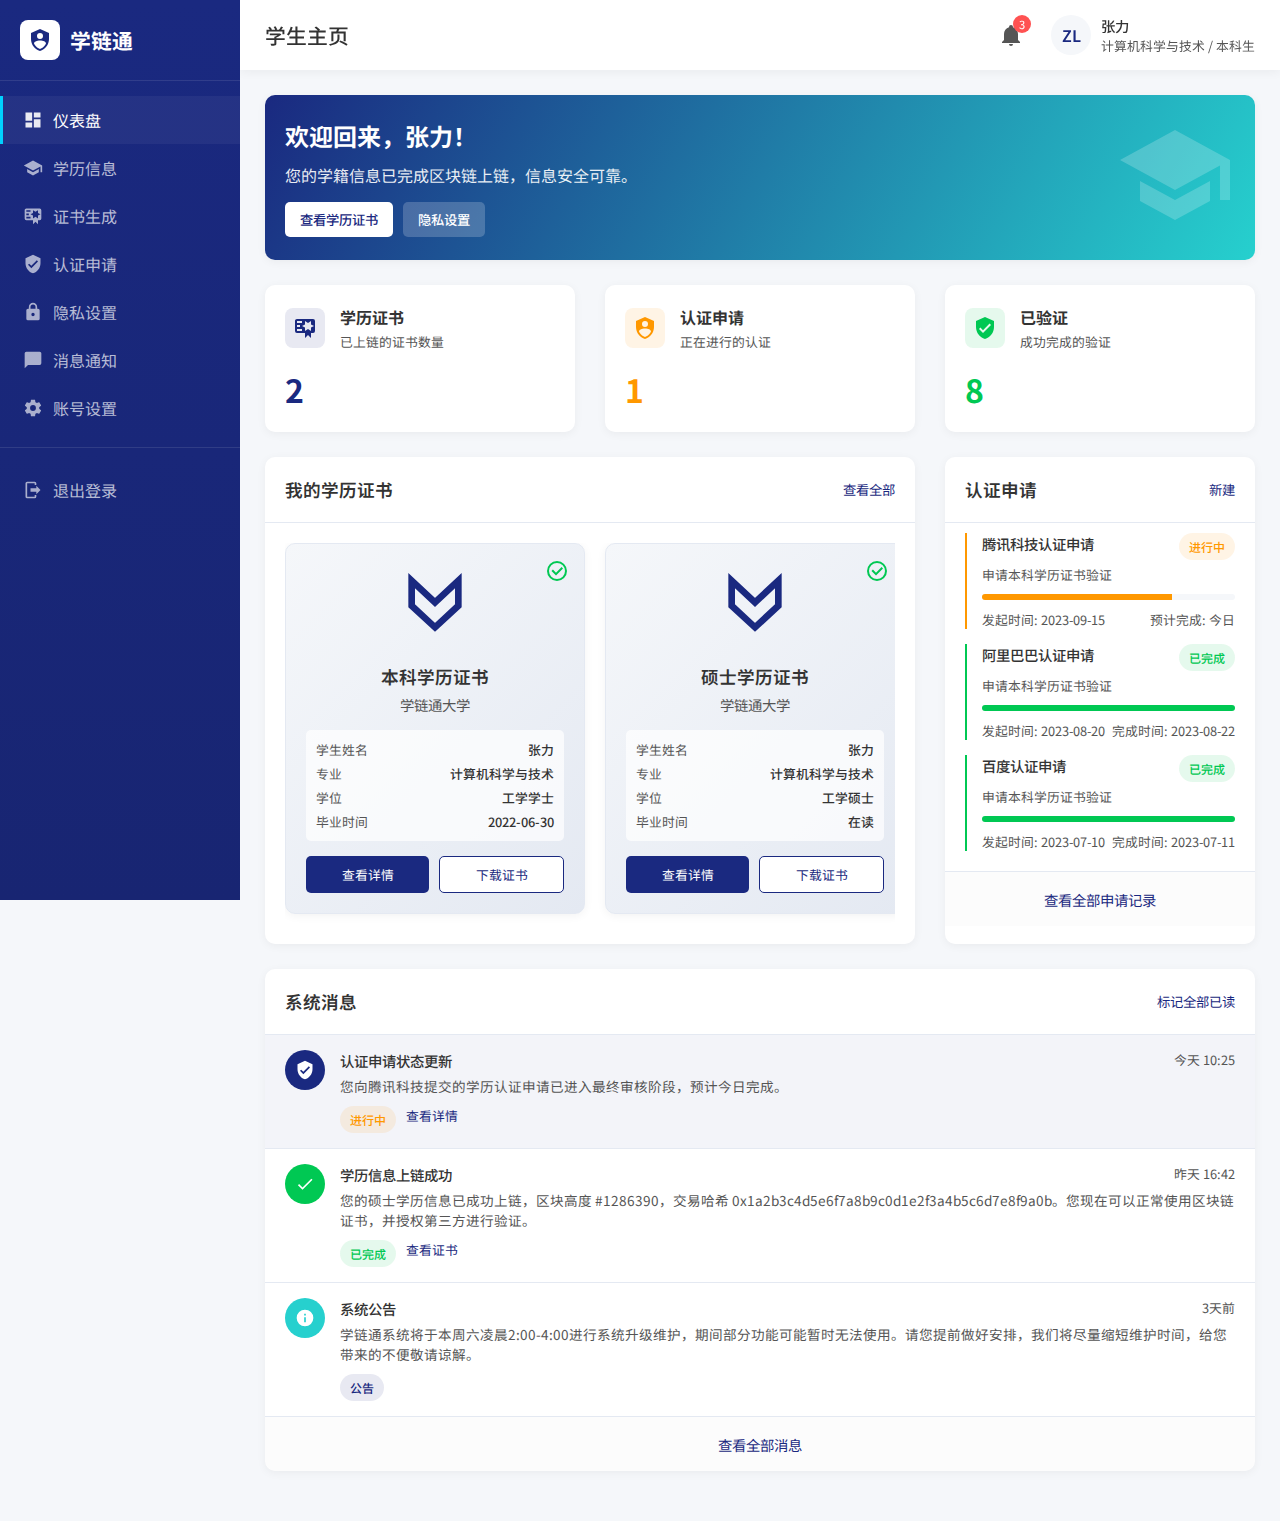
<file: student_dashboard.html>
<!DOCTYPE html>
<html lang="zh-CN">
<head>
    <meta charset="UTF-8">
    <meta name="viewport" content="width=device-width, initial-scale=1.0">
    <title>学生主页 - 学链通</title>
    <link href="https://fonts.googleapis.com/css2?family=Noto+Sans+SC:wght@300;400;500;700&display=swap" rel="stylesheet">
    <style>
        * {
            margin: 0;
            padding: 0;
            box-sizing: border-box;
            font-family: 'Noto Sans SC', sans-serif;
        }

        :root {
            --primary-color: #1A2980;
            --primary-light: #26D0CE;
            --secondary-color: #00d2ff;
            --success-color: #00C853;
            --warning-color: #FF9800;
            --danger-color: #FF5252;
            --dark-color: #333;
            --light-color: #f5f7fa;
            --text-color: #555;
            --border-color: #e4e9f2;
            --shadow-sm: 0 2px 10px rgba(0, 0, 0, 0.05);
            --shadow-md: 0 5px 15px rgba(0, 0, 0, 0.08);
            --transition: all 0.3s ease;
        }

        body {
            width: 100%;
            min-height: 100vh;
            background-color: var(--light-color);
            color: var(--text-color);
            overflow-x: hidden;
        }

        .dashboard-container {
            display: flex;
            width: 100%;
            min-height: 100vh;
        }

        /* 左侧导航栏 */
        .sidebar {
            width: 240px;
            background: linear-gradient(180deg, var(--primary-color) 0%, #182572 100%);
            color: white;
            height: 100vh;
            position: fixed;
            left: 0;
            top: 0;
            overflow-y: auto;
            z-index: 10;
            transition: var(--transition);
        }

        .sidebar-header {
            padding: 20px;
            display: flex;
            align-items: center;
            border-bottom: 1px solid rgba(255, 255, 255, 0.1);
        }

        .logo-icon {
            width: 40px;
            height: 40px;
            background-color: white;
            border-radius: 8px;
            display: flex;
            align-items: center;
            justify-content: center;
            margin-right: 10px;
        }

        .logo-icon svg {
            width: 24px;
            height: 24px;
            fill: var(--primary-color);
        }

        .logo-text {
            font-size: 1.3rem;
            font-weight: 700;
        }

        .nav-menu {
            padding: 15px 0;
        }

        .nav-item {
            list-style: none;
        }

        .nav-link {
            display: flex;
            align-items: center;
            padding: 12px 20px;
            color: rgba(255, 255, 255, 0.7);
            text-decoration: none;
            transition: var(--transition);
            border-left: 3px solid transparent;
        }

        .nav-link:hover {
            background-color: rgba(255, 255, 255, 0.05);
            color: white;
        }

        .nav-link.active {
            background-color: rgba(255, 255, 255, 0.05);
            color: white;
            border-left: 3px solid var(--secondary-color);
        }

        .nav-icon {
            width: 20px;
            height: 20px;
            margin-right: 10px;
            opacity: 0.9;
        }

        /* 主内容区域 */
        .main-content {
            flex: 1;
            margin-left: 240px;
            padding: 0;
            position: relative;
            min-height: 100vh;
        }

        /* 顶部状态栏 */
        .topbar {
            display: flex;
            justify-content: space-between;
            align-items: center;
            padding: 0 25px;
            height: 70px;
            background-color: white;
            box-shadow: var(--shadow-sm);
            position: sticky;
            top: 0;
            z-index: 5;
        }

        .page-title {
            font-size: 1.3rem;
            font-weight: 500;
            color: var(--dark-color);
        }

        .user-menu {
            display: flex;
            align-items: center;
        }

        .notification-icon {
            width: 40px;
            height: 40px;
            border-radius: 50%;
            display: flex;
            align-items: center;
            justify-content: center;
            margin-right: 20px;
            cursor: pointer;
            position: relative;
            color: var(--text-color);
            transition: var(--transition);
        }

        .notification-icon:hover {
            background-color: var(--light-color);
            color: var(--primary-color);
        }

        .notification-badge {
            position: absolute;
            top: 0;
            right: 0;
            width: 18px;
            height: 18px;
            background-color: var(--danger-color);
            color: white;
            border-radius: 50%;
            font-size: 0.7rem;
            display: flex;
            align-items: center;
            justify-content: center;
        }

        .user-profile {
            display: flex;
            align-items: center;
            cursor: pointer;
        }

        .user-avatar {
            width: 40px;
            height: 40px;
            border-radius: 50%;
            overflow: hidden;
            margin-right: 10px;
            background-color: var(--light-color);
            display: flex;
            align-items: center;
            justify-content: center;
            font-weight: 600;
            color: var(--primary-color);
        }

        .user-info {
            display: flex;
            flex-direction: column;
        }

        .user-name {
            font-weight: 500;
            color: var(--dark-color);
            font-size: 0.9rem;
        }

        .user-role {
            font-size: 0.8rem;
            color: var(--text-color);
        }

        /* 内容布局 */
        .content-wrapper {
            padding: 25px;
        }

        .row {
            display: flex;
            flex-wrap: wrap;
            margin: 0 -15px;
        }

        .col {
            padding: 0 15px;
            margin-bottom: 25px;
        }

        .col-4 {
            width: 33.333333%;
        }

        .col-6 {
            width: 50%;
        }

        .col-8 {
            width: 66.666667%;
        }

        .col-12 {
            width: 100%;
        }

        /* 卡片组件 */
        .card {
            background-color: white;
            border-radius: 10px;
            box-shadow: var(--shadow-sm);
            overflow: hidden;
            transition: var(--transition);
            height: 100%;
        }

        .card:hover {
            box-shadow: var(--shadow-md);
            transform: translateY(-3px);
        }

        .card-header {
            padding: 20px;
            border-bottom: 1px solid var(--border-color);
            display: flex;
            justify-content: space-between;
            align-items: center;
        }

        .card-title {
            font-size: 1.1rem;
            font-weight: 600;
            color: var(--dark-color);
            margin: 0;
        }

        .card-tools {
            display: flex;
            align-items: center;
        }

        .card-body {
            padding: 20px;
        }

        .card-footer {
            padding: 15px 20px;
            border-top: 1px solid var(--border-color);
            background-color: rgba(0, 0, 0, 0.01);
        }
        
        /* 徽章和标签 */
        .badge {
            display: inline-block;
            padding: 5px 10px;
            border-radius: 20px;
            font-size: 0.75rem;
            font-weight: 500;
        }

        .badge-success {
            background-color: rgba(0, 200, 83, 0.1);
            color: var(--success-color);
        }

        .badge-warning {
            background-color: rgba(255, 152, 0, 0.1);
            color: var(--warning-color);
        }

        .badge-danger {
            background-color: rgba(255, 82, 82, 0.1);
            color: var(--danger-color);
        }

        .badge-primary {
            background-color: rgba(26, 41, 128, 0.1);
            color: var(--primary-color);
        }
    </style>
</head>
<body>
    <div class="dashboard-container">
        <!-- 左侧导航栏 -->
        <aside class="sidebar">
            <div class="sidebar-header">
                <div class="logo-icon">
                    <svg viewBox="0 0 24 24">
                        <path d="M12,1L3,5V11C3,16.55 6.84,21.74 12,23C17.16,21.74 21,16.55 21,11V5L12,1M12,5A3,3 0 0,1 15,8A3,3 0 0,1 12,11A3,3 0 0,1 9,8A3,3 0 0,1 12,5M17.13,17C15.92,18.85 14.11,20.24 12,20.92C9.89,20.24 8.08,18.85 6.87,17C6.53,16.5 6.24,16 6,15.47C6,13.82 8.71,12.47 12,12.47C15.29,12.47 18,13.79 18,15.47C17.76,16 17.47,16.5 17.13,17Z"/>
                    </svg>
                </div>
                <span class="logo-text">学链通</span>
            </div>
            <ul class="nav-menu">
                <li class="nav-item">
                    <a href="#dashboard" class="nav-link active">
                        <svg class="nav-icon" viewBox="0 0 24 24" fill="currentColor">
                            <path d="M13,3V9H21V3M13,21H21V11H13M3,21H11V15H3M3,13H11V3H3V13Z" />
                        </svg>
                        <span>仪表盘</span>
                    </a>
                </li>
                <li class="nav-item">
                    <a href="#education" class="nav-link">
                        <svg class="nav-icon" viewBox="0 0 24 24" fill="currentColor">
                            <path d="M12,3L1,9L12,15L21,10.09V17H23V9M5,13.18V17.18L12,21L19,17.18V13.18L12,17L5,13.18Z" />
                        </svg>
                        <span>学历信息</span>
                    </a>
                </li>
                <li class="nav-item">
                    <a href="#certificate" class="nav-link">
                        <svg class="nav-icon" viewBox="0 0 24 24" fill="currentColor">
                            <path d="M4,3C2.89,3 2,3.89 2,5V15A2,2 0 0,0 4,17H12V22L15,19L18,22V17H20A2,2 0 0,0 22,15V8L22,6V5A2,2 0 0,0 20,3H16V3H4M12,5L15,7L18,5V8.5L21,10L18,11.5V15L15,13L12,15V11.5L9,10L12,8.5V5M4,5H9V7H4V5M4,9H7V11H4V9M4,13H9V15H4V13Z" />
                        </svg>
                        <span>证书生成</span>
                    </a>
                </li>
                <li class="nav-item">
                    <a href="#verification" class="nav-link">
                        <svg class="nav-icon" viewBox="0 0 24 24" fill="currentColor">
                            <path d="M10,17L6,13L7.41,11.59L10,14.17L16.59,7.58L18,9M12,1L3,5V11C3,16.55 6.84,21.74 12,23C17.16,21.74 21,16.55 21,11V5L12,1Z" />
                        </svg>
                        <span>认证申请</span>
                    </a>
                </li>
                <li class="nav-item">
                    <a href="#privacy" class="nav-link">
                        <svg class="nav-icon" viewBox="0 0 24 24" fill="currentColor">
                            <path d="M12,17A2,2 0 0,0 14,15C14,13.89 13.1,13 12,13A2,2 0 0,0 10,15A2,2 0 0,0 12,17M18,8A2,2 0 0,1 20,10V20A2,2 0 0,1 18,22H6A2,2 0 0,1 4,20V10C4,8.89 4.9,8 6,8H7V6A5,5 0 0,1 12,1A5,5 0 0,1 17,6V8H18M12,3A3,3 0 0,0 9,6V8H15V6A3,3 0 0,0 12,3Z" />
                        </svg>
                        <span>隐私设置</span>
                    </a>
                </li>
                <li class="nav-item">
                    <a href="#messages" class="nav-link">
                        <svg class="nav-icon" viewBox="0 0 24 24" fill="currentColor">
                            <path d="M20,2H4A2,2 0 0,0 2,4V22L6,18H20A2,2 0 0,0 22,16V4C22,2.89 21.1,2 20,2Z" />
                        </svg>
                        <span>消息通知</span>
                    </a>
                </li>
                <li class="nav-item">
                    <a href="#settings" class="nav-link">
                        <svg class="nav-icon" viewBox="0 0 24 24" fill="currentColor">
                            <path d="M12,15.5A3.5,3.5 0 0,1 8.5,12A3.5,3.5 0 0,1 12,8.5A3.5,3.5 0 0,1 15.5,12A3.5,3.5 0 0,1 12,15.5M19.43,12.97C19.47,12.65 19.5,12.33 19.5,12C19.5,11.67 19.47,11.34 19.43,11L21.54,9.37C21.73,9.22 21.78,8.95 21.66,8.73L19.66,5.27C19.54,5.05 19.27,4.96 19.05,5.05L16.56,6.05C16.04,5.66 15.5,5.32 14.87,5.07L14.5,2.42C14.46,2.18 14.25,2 14,2H10C9.75,2 9.54,2.18 9.5,2.42L9.13,5.07C8.5,5.32 7.96,5.66 7.44,6.05L4.95,5.05C4.73,4.96 4.46,5.05 4.34,5.27L2.34,8.73C2.21,8.95 2.27,9.22 2.46,9.37L4.57,11C4.53,11.34 4.5,11.67 4.5,12C4.5,12.33 4.53,12.65 4.57,12.97L2.46,14.63C2.27,14.78 2.21,15.05 2.34,15.27L4.34,18.73C4.46,18.95 4.73,19.03 4.95,18.95L7.44,17.94C7.96,18.34 8.5,18.68 9.13,18.93L9.5,21.58C9.54,21.82 9.75,22 10,22H14C14.25,22 14.46,21.82 14.5,21.58L14.87,18.93C15.5,18.67 16.04,18.34 16.56,17.94L19.05,18.95C19.27,19.03 19.54,18.95 19.66,18.73L21.66,15.27C21.78,15.05 21.73,14.78 21.54,14.63L19.43,12.97Z" />
                        </svg>
                        <span>账号设置</span>
                    </a>
                </li>
            </ul>
            <div class="sidebar-footer" style="padding: 20px; border-top: 1px solid rgba(255, 255, 255, 0.1); margin-top: auto;">
                <a href="#logout" class="nav-link" style="justify-content: flex-start; padding: 10px 0;">
                    <svg class="nav-icon" viewBox="0 0 24 24" fill="currentColor">
                        <path d="M16,17V14H9V10H16V7L21,12L16,17M14,2A2,2 0 0,1 16,4V6H14V4H5V20H14V18H16V20A2,2 0 0,1 14,22H5A2,2 0 0,1 3,20V4A2,2 0 0,1 5,2H14Z" />
                    </svg>
                    <span>退出登录</span>
                </a>
            </div>
        </aside>

        <!-- 主内容区域 -->
        <main class="main-content">
            <!-- 顶部状态栏 -->
            <div class="topbar">
                <h1 class="page-title">学生主页</h1>
                <div class="user-menu">
                    <div class="notification-icon">
                        <svg viewBox="0 0 24 24" width="24" height="24" fill="currentColor">
                            <path d="M21,19V20H3V19L5,17V11C5,7.9 7.03,5.17 10,4.29C10,4.19 10,4.1 10,4A2,2 0 0,1 12,2A2,2 0 0,1 14,4C14,4.1 14,4.19 14,4.29C16.97,5.17 19,7.9 19,11V17L21,19M14,21A2,2 0 0,1 12,23A2,2 0 0,1 10,21" />
                        </svg>
                        <div class="notification-badge">3</div>
                    </div>
                    <div class="user-profile">
                        <div class="user-avatar">ZL</div>
                        <div class="user-info">
                            <div class="user-name">张力</div>
                            <div class="user-role">计算机科学与技术 / 本科生</div>
                        </div>
                    </div>
                </div>
            </div>

            <!-- 内容区域 -->
            <div class="content-wrapper">
                <div class="row">
                    <!-- 欢迎卡片 -->
                    <div class="col col-12">
                        <div class="card" style="background: linear-gradient(120deg, var(--primary-color), var(--primary-light)); color: white;">
                            <div class="card-body" style="display: flex; justify-content: space-between; align-items: center;">
                                <div>
                                    <h2 style="font-size: 1.5rem; margin-bottom: 10px;">欢迎回来，张力！</h2>
                                    <p style="opacity: 0.9; margin-bottom: 15px;">您的学籍信息已完成区块链上链，信息安全可靠。</p>
                                    <div style="display: flex; gap: 10px;">
                                        <button style="background-color: white; color: var(--primary-color); border: none; padding: 8px 15px; border-radius: 5px; font-weight: 500; cursor: pointer;">查看学历证书</button>
                                        <button style="background-color: rgba(255, 255, 255, 0.2); color: white; border: none; padding: 8px 15px; border-radius: 5px; font-weight: 500; cursor: pointer;">隐私设置</button>
                                    </div>
                                </div>
                                <div style="opacity: 0.2;">
                                    <svg viewBox="0 0 24 24" width="120" height="120" fill="currentColor">
                                        <path d="M12,3L1,9L12,15L21,10.09V17H23V9M5,13.18V17.18L12,21L19,17.18V13.18L12,17L5,13.18Z" />
                                    </svg>
                                </div>
                            </div>
                        </div>
                    </div>

                    <!-- 快捷统计卡片 -->
                    <div class="col col-4">
                        <div class="card">
                            <div class="card-body" style="padding: 20px;">
                                <div style="display: flex; align-items: center; margin-bottom: 15px;">
                                    <div style="width: 40px; height: 40px; background-color: rgba(26, 41, 128, 0.1); border-radius: 8px; display: flex; align-items: center; justify-content: center; margin-right: 15px;">
                                        <svg viewBox="0 0 24 24" width="24" height="24" fill="var(--primary-color)">
                                            <path d="M4,3C2.89,3 2,3.89 2,5V15A2,2 0 0,0 4,17H12V22L15,19L18,22V17H20A2,2 0 0,0 22,15V8L22,6V5A2,2 0 0,0 20,3H16V3H4M12,5L15,7L18,5V8.5L21,10L18,11.5V15L15,13L12,15V11.5L9,10L12,8.5V5M4,5H9V7H4V5M4,9H7V11H4V9M4,13H9V15H4V13Z" />
                                        </svg>
                                    </div>
                                    <div>
                                        <h3 style="font-size: 1rem; color: var(--dark-color); margin-bottom: 3px;">学历证书</h3>
                                        <p style="font-size: 0.8rem; color: var(--text-color);">已上链的证书数量</p>
                                    </div>
                                </div>
                                <div style="font-size: 2rem; font-weight: 700; color: var(--primary-color);">2</div>
                            </div>
                        </div>
                    </div>

                    <div class="col col-4">
                        <div class="card">
                            <div class="card-body" style="padding: 20px;">
                                <div style="display: flex; align-items: center; margin-bottom: 15px;">
                                    <div style="width: 40px; height: 40px; background-color: rgba(255, 152, 0, 0.1); border-radius: 8px; display: flex; align-items: center; justify-content: center; margin-right: 15px;">
                                        <svg viewBox="0 0 24 24" width="24" height="24" fill="var(--warning-color)">
                                            <path d="M12,1L3,5V11C3,16.55 6.84,21.74 12,23C17.16,21.74 21,16.55 21,11V5L12,1M12,5A3,3 0 0,1 15,8A3,3 0 0,1 12,11A3,3 0 0,1 9,8A3,3 0 0,1 12,5M17.13,17C15.92,18.85 14.11,20.24 12,20.92C9.89,20.24 8.08,18.85 6.87,17C6.53,16.5 6.24,16 6,15.47C6,13.82 8.71,12.47 12,12.47C15.29,12.47 18,13.79 18,15.47C17.76,16 17.47,16.5 17.13,17Z" />
                                        </svg>
                                    </div>
                                    <div>
                                        <h3 style="font-size: 1rem; color: var(--dark-color); margin-bottom: 3px;">认证申请</h3>
                                        <p style="font-size: 0.8rem; color: var(--text-color);">正在进行的认证</p>
                                    </div>
                                </div>
                                <div style="font-size: 2rem; font-weight: 700; color: var(--warning-color);">1</div>
                            </div>
                        </div>
                    </div>

                    <div class="col col-4">
                        <div class="card">
                            <div class="card-body" style="padding: 20px;">
                                <div style="display: flex; align-items: center; margin-bottom: 15px;">
                                    <div style="width: 40px; height: 40px; background-color: rgba(0, 200, 83, 0.1); border-radius: 8px; display: flex; align-items: center; justify-content: center; margin-right: 15px;">
                                        <svg viewBox="0 0 24 24" width="24" height="24" fill="var(--success-color)">
                                            <path d="M10,17L6,13L7.41,11.59L10,14.17L16.59,7.58L18,9M12,1L3,5V11C3,16.55 6.84,21.74 12,23C17.16,21.74 21,16.55 21,11V5L12,1Z" />
                                        </svg>
                                    </div>
                                    <div>
                                        <h3 style="font-size: 1rem; color: var(--dark-color); margin-bottom: 3px;">已验证</h3>
                                        <p style="font-size: 0.8rem; color: var(--text-color);">成功完成的验证</p>
                                    </div>
                                </div>
                                <div style="font-size: 2rem; font-weight: 700; color: var(--success-color);">8</div>
                            </div>
                        </div>
                    </div>

                    <!-- 学历证书卡片 -->
                    <div class="col col-8">
                        <div class="card">
                            <div class="card-header">
                                <h3 class="card-title">我的学历证书</h3>
                                <div class="card-tools">
                                    <button style="background: none; border: none; cursor: pointer; color: var(--primary-color);">查看全部</button>
                                </div>
                            </div>
                            <div class="card-body">
                                <div style="display: flex; gap: 20px; overflow-x: auto; padding-bottom: 10px;">
                                    <!-- 本科学历证书 -->
                                    <div class="certificate-card" style="min-width: 300px; background: linear-gradient(135deg, #f5f7fa 0%, #e4e9f2 100%); border-radius: 10px; padding: 20px; position: relative; border: 1px solid var(--border-color); box-shadow: var(--shadow-sm); transition: var(--transition);">
                                        <div style="position: absolute; top: 15px; right: 15px;">
                                            <svg viewBox="0 0 24 24" width="24" height="24" fill="var(--success-color)">
                                                <path d="M12,2A10,10 0 0,1 22,12A10,10 0 0,1 12,22A10,10 0 0,1 2,12A10,10 0 0,1 12,2M12,4A8,8 0 0,0 4,12A8,8 0 0,0 12,20A8,8 0 0,0 20,12A8,8 0 0,0 12,4M11,16.5L6.5,12L7.91,10.59L11,13.67L16.59,8.09L18,9.5L11,16.5Z" />
                                            </svg>
                                        </div>
                                        <div style="text-align: center; margin-bottom: 15px;">
                                            <img src="[data-uri]" alt="学链通大学校徽" style="width: 80px; height: 80px;">
                                        </div>
                                        <div style="text-align: center; margin-bottom: 15px;">
                                            <h4 style="font-size: 1.1rem; font-weight: 600; color: var(--dark-color); margin-bottom: 5px;">本科学历证书</h4>
                                            <p style="font-size: 0.9rem; color: var(--text-color);">学链通大学</p>
                                        </div>
                                        <div style="background-color: rgba(255, 255, 255, 0.7); border-radius: 5px; padding: 10px; margin-bottom: 15px;">
                                            <div style="display: flex; justify-content: space-between; margin-bottom: 5px;">
                                                <span style="font-size: 0.8rem; color: var(--text-color);">学生姓名</span>
                                                <span style="font-size: 0.8rem; font-weight: 500; color: var(--dark-color);">张力</span>
                                            </div>
                                            <div style="display: flex; justify-content: space-between; margin-bottom: 5px;">
                                                <span style="font-size: 0.8rem; color: var(--text-color);">专业</span>
                                                <span style="font-size: 0.8rem; font-weight: 500; color: var(--dark-color);">计算机科学与技术</span>
                                            </div>
                                            <div style="display: flex; justify-content: space-between; margin-bottom: 5px;">
                                                <span style="font-size: 0.8rem; color: var(--text-color);">学位</span>
                                                <span style="font-size: 0.8rem; font-weight: 500; color: var(--dark-color);">工学学士</span>
                                            </div>
                                            <div style="display: flex; justify-content: space-between;">
                                                <span style="font-size: 0.8rem; color: var(--text-color);">毕业时间</span>
                                                <span style="font-size: 0.8rem; font-weight: 500; color: var(--dark-color);">2022-06-30</span>
                                            </div>
                                        </div>
                                        <div style="display: flex; gap: 10px;">
                                            <button style="flex: 1; background-color: var(--primary-color); color: white; border: none; padding: 8px 0; border-radius: 5px; font-size: 0.8rem; cursor: pointer;">查看详情</button>
                                            <button style="flex: 1; background-color: white; color: var(--primary-color); border: 1px solid var(--primary-color); padding: 8px 0; border-radius: 5px; font-size: 0.8rem; cursor: pointer;">下载证书</button>
                                        </div>
                                    </div>

                                    <!-- 硕士学历证书 -->
                                    <div class="certificate-card" style="min-width: 300px; background: linear-gradient(135deg, #f5f7fa 0%, #e4e9f2 100%); border-radius: 10px; padding: 20px; position: relative; border: 1px solid var(--border-color); box-shadow: var(--shadow-sm); transition: var(--transition);">
                                        <div style="position: absolute; top: 15px; right: 15px;">
                                            <svg viewBox="0 0 24 24" width="24" height="24" fill="var(--success-color)">
                                                <path d="M12,2A10,10 0 0,1 22,12A10,10 0 0,1 12,22A10,10 0 0,1 2,12A10,10 0 0,1 12,2M12,4A8,8 0 0,0 4,12A8,8 0 0,0 12,20A8,8 0 0,0 20,12A8,8 0 0,0 12,4M11,16.5L6.5,12L7.91,10.59L11,13.67L16.59,8.09L18,9.5L11,16.5Z" />
                                            </svg>
                                        </div>
                                        <div style="text-align: center; margin-bottom: 15px;">
                                            <img src="[data-uri]" alt="学链通大学校徽" style="width: 80px; height: 80px;">
                                        </div>
                                        <div style="text-align: center; margin-bottom: 15px;">
                                            <h4 style="font-size: 1.1rem; font-weight: 600; color: var(--dark-color); margin-bottom: 5px;">硕士学历证书</h4>
                                            <p style="font-size: 0.9rem; color: var(--text-color);">学链通大学</p>
                                        </div>
                                        <div style="background-color: rgba(255, 255, 255, 0.7); border-radius: 5px; padding: 10px; margin-bottom: 15px;">
                                            <div style="display: flex; justify-content: space-between; margin-bottom: 5px;">
                                                <span style="font-size: 0.8rem; color: var(--text-color);">学生姓名</span>
                                                <span style="font-size: 0.8rem; font-weight: 500; color: var(--dark-color);">张力</span>
                                            </div>
                                            <div style="display: flex; justify-content: space-between; margin-bottom: 5px;">
                                                <span style="font-size: 0.8rem; color: var(--text-color);">专业</span>
                                                <span style="font-size: 0.8rem; font-weight: 500; color: var(--dark-color);">计算机科学与技术</span>
                                            </div>
                                            <div style="display: flex; justify-content: space-between; margin-bottom: 5px;">
                                                <span style="font-size: 0.8rem; color: var(--text-color);">学位</span>
                                                <span style="font-size: 0.8rem; font-weight: 500; color: var(--dark-color);">工学硕士</span>
                                            </div>
                                            <div style="display: flex; justify-content: space-between;">
                                                <span style="font-size: 0.8rem; color: var(--text-color);">毕业时间</span>
                                                <span style="font-size: 0.8rem; font-weight: 500; color: var(--dark-color);">在读</span>
                                            </div>
                                        </div>
                                        <div style="display: flex; gap: 10px;">
                                            <button style="flex: 1; background-color: var(--primary-color); color: white; border: none; padding: 8px 0; border-radius: 5px; font-size: 0.8rem; cursor: pointer;">查看详情</button>
                                            <button style="flex: 1; background-color: white; color: var(--primary-color); border: 1px solid var(--primary-color); padding: 8px 0; border-radius: 5px; font-size: 0.8rem; cursor: pointer;">下载证书</button>
                                        </div>
                                    </div>
                                </div>
                            </div>
                        </div>
                    </div>

                    <!-- 认证申请状态 -->
                    <div class="col col-4">
                        <div class="card">
                            <div class="card-header">
                                <h3 class="card-title">认证申请</h3>
                                <div class="card-tools">
                                    <button style="background: none; border: none; cursor: pointer; color: var(--primary-color);">新建</button>
                                </div>
                            </div>
                            <div class="card-body" style="padding-top: 10px;">
                                <div style="border-left: 2px solid var(--warning-color); padding-left: 15px; margin-bottom: 15px;">
                                    <div style="display: flex; justify-content: space-between; margin-bottom: 5px;">
                                        <span style="font-size: 0.9rem; font-weight: 500; color: var(--dark-color);">腾讯科技认证申请</span>
                                        <span class="badge badge-warning">进行中</span>
                                    </div>
                                    <p style="font-size: 0.8rem; color: var(--text-color); margin-bottom: 10px;">申请本科学历证书验证</p>
                                    <div style="margin-bottom: 10px;">
                                        <div style="height: 6px; background-color: var(--light-color); border-radius: 3px; overflow: hidden;">
                                            <div style="height: 100%; width: 75%; background-color: var(--warning-color);"></div>
                                        </div>
                                    </div>
                                    <div style="display: flex; justify-content: space-between; font-size: 0.8rem; color: var(--text-color);">
                                        <span>发起时间: 2023-09-15</span>
                                        <span>预计完成: 今日</span>
                                    </div>
                                </div>

                                <div style="border-left: 2px solid var(--success-color); padding-left: 15px; margin-bottom: 15px;">
                                    <div style="display: flex; justify-content: space-between; margin-bottom: 5px;">
                                        <span style="font-size: 0.9rem; font-weight: 500; color: var(--dark-color);">阿里巴巴认证申请</span>
                                        <span class="badge badge-success">已完成</span>
                                    </div>
                                    <p style="font-size: 0.8rem; color: var(--text-color); margin-bottom: 10px;">申请本科学历证书验证</p>
                                    <div style="margin-bottom: 10px;">
                                        <div style="height: 6px; background-color: var(--light-color); border-radius: 3px; overflow: hidden;">
                                            <div style="height: 100%; width: 100%; background-color: var(--success-color);"></div>
                                        </div>
                                    </div>
                                    <div style="display: flex; justify-content: space-between; font-size: 0.8rem; color: var(--text-color);">
                                        <span>发起时间: 2023-08-20</span>
                                        <span>完成时间: 2023-08-22</span>
                                    </div>
                                </div>

                                <div style="border-left: 2px solid var(--success-color); padding-left: 15px;">
                                    <div style="display: flex; justify-content: space-between; margin-bottom: 5px;">
                                        <span style="font-size: 0.9rem; font-weight: 500; color: var(--dark-color);">百度认证申请</span>
                                        <span class="badge badge-success">已完成</span>
                                    </div>
                                    <p style="font-size: 0.8rem; color: var(--text-color); margin-bottom: 10px;">申请本科学历证书验证</p>
                                    <div style="margin-bottom: 10px;">
                                        <div style="height: 6px; background-color: var(--light-color); border-radius: 3px; overflow: hidden;">
                                            <div style="height: 100%; width: 100%; background-color: var(--success-color);"></div>
                                        </div>
                                    </div>
                                    <div style="display: flex; justify-content: space-between; font-size: 0.8rem; color: var(--text-color);">
                                        <span>发起时间: 2023-07-10</span>
                                        <span>完成时间: 2023-07-11</span>
                                    </div>
                                </div>
                            </div>
                            <div class="card-footer" style="text-align: center;">
                                <a href="#verification" style="color: var(--primary-color); text-decoration: none; font-size: 0.9rem;">查看全部申请记录</a>
                            </div>
                        </div>
                    </div>

                    <!-- 系统消息 -->
                    <div class="col col-12">
                        <div class="card">
                            <div class="card-header">
                                <h3 class="card-title">系统消息</h3>
                                <div class="card-tools">
                                    <button style="background: none; border: none; cursor: pointer; color: var(--primary-color);">标记全部已读</button>
                                </div>
                            </div>
                            <div class="card-body" style="padding: 0;">
                                <div style="border-bottom: 1px solid var(--border-color); padding: 15px 20px; display: flex; align-items: flex-start; background-color: rgba(26, 41, 128, 0.05);">
                                    <div style="width: 40px; height: 40px; border-radius: 50%; background-color: var(--primary-color); color: white; display: flex; align-items: center; justify-content: center; margin-right: 15px; flex-shrink: 0;">
                                        <svg viewBox="0 0 24 24" width="20" height="20" fill="currentColor">
                                            <path d="M10,17L6,13L7.41,11.59L10,14.17L16.59,7.58L18,9M12,1L3,5V11C3,16.55 6.84,21.74 12,23C17.16,21.74 21,16.55 21,11V5L12,1Z" />
                                        </svg>
                                    </div>
                                    <div style="flex: 1;">
                                        <div style="display: flex; justify-content: space-between; margin-bottom: 5px;">
                                            <h4 style="font-size: 0.9rem; font-weight: 500; color: var(--dark-color);">认证申请状态更新</h4>
                                            <span style="font-size: 0.8rem; color: var(--text-color);">今天 10:25</span>
                                        </div>
                                        <p style="font-size: 0.85rem; color: var(--text-color); margin-bottom: 10px;">您向腾讯科技提交的学历认证申请已进入最终审核阶段，预计今日完成。</p>
                                        <div style="display: flex; gap: 10px;">
                                            <span class="badge badge-warning">进行中</span>
                                            <a href="#" style="font-size: 0.8rem; color: var(--primary-color); text-decoration: none;">查看详情</a>
                                        </div>
                                    </div>
                                </div>

                                <div style="border-bottom: 1px solid var(--border-color); padding: 15px 20px; display: flex; align-items: flex-start;">
                                    <div style="width: 40px; height: 40px; border-radius: 50%; background-color: var(--success-color); color: white; display: flex; align-items: center; justify-content: center; margin-right: 15px; flex-shrink: 0;">
                                        <svg viewBox="0 0 24 24" width="20" height="20" fill="currentColor">
                                            <path d="M21,7L9,19L3.5,13.5L4.91,12.09L9,16.17L19.59,5.59L21,7Z" />
                                        </svg>
                                    </div>
                                    <div style="flex: 1;">
                                        <div style="display: flex; justify-content: space-between; margin-bottom: 5px;">
                                            <h4 style="font-size: 0.9rem; font-weight: 500; color: var(--dark-color);">学历信息上链成功</h4>
                                            <span style="font-size: 0.8rem; color: var(--text-color);">昨天 16:42</span>
                                        </div>
                                        <p style="font-size: 0.85rem; color: var(--text-color); margin-bottom: 10px;">您的硕士学历信息已成功上链，区块高度 #1286390，交易哈希 0x1a2b3c4d5e6f7a8b9c0d1e2f3a4b5c6d7e8f9a0b。您现在可以正常使用区块链证书，并授权第三方进行验证。</p>
                                        <div style="display: flex; gap: 10px;">
                                            <span class="badge badge-success">已完成</span>
                                            <a href="#" style="font-size: 0.8rem; color: var(--primary-color); text-decoration: none;">查看证书</a>
                                        </div>
                                    </div>
                                </div>

                                <div style="padding: 15px 20px; display: flex; align-items: flex-start;">
                                    <div style="width: 40px; height: 40px; border-radius: 50%; background-color: var(--primary-light); color: white; display: flex; align-items: center; justify-content: center; margin-right: 15px; flex-shrink: 0;">
                                        <svg viewBox="0 0 24 24" width="20" height="20" fill="currentColor">
                                            <path d="M13,9H11V7H13M13,17H11V11H13M12,2A10,10 0 0,0 2,12A10,10 0 0,0 12,22A10,10 0 0,0 22,12A10,10 0 0,0 12,2Z" />
                                        </svg>
                                    </div>
                                    <div style="flex: 1;">
                                        <div style="display: flex; justify-content: space-between; margin-bottom: 5px;">
                                            <h4 style="font-size: 0.9rem; font-weight: 500; color: var(--dark-color);">系统公告</h4>
                                            <span style="font-size: 0.8rem; color: var(--text-color);">3天前</span>
                                        </div>
                                        <p style="font-size: 0.85rem; color: var(--text-color); margin-bottom: 10px;">学链通系统将于本周六凌晨2:00-4:00进行系统升级维护，期间部分功能可能暂时无法使用。请您提前做好安排，我们将尽量缩短维护时间，给您带来的不便敬请谅解。</p>
                                        <div style="display: flex; gap: 10px;">
                                            <span class="badge badge-primary">公告</span>
                                        </div>
                                    </div>
                                </div>
                            </div>
                            <div class="card-footer" style="text-align: center;">
                                <a href="#messages" style="color: var(--primary-color); text-decoration: none; font-size: 0.9rem;">查看全部消息</a>
                            </div>
                        </div>
                    </div>
                </div>
            </div>
        </main>
    </div>

    <!-- 模态框背景 -->
    <div id="modal-backdrop" style="display: none; position: fixed; top: 0; left: 0; width: 100%; height: 100%; background-color: rgba(0, 0, 0, 0.5); z-index: 100;"></div>
    
    <!-- 证书详情模态框 -->
    <div id="certificate-modal" class="modal" style="display: none; position: fixed; top: 50%; left: 50%; transform: translate(-50%, -50%); background-color: white; border-radius: 10px; width: 90%; max-width: 800px; z-index: 101; box-shadow: 0 10px 25px rgba(0, 0, 0, 0.1); overflow: hidden;">
        <div style="padding: 20px; border-bottom: 1px solid var(--border-color); display: flex; justify-content: space-between; align-items: center;">
            <h3 style="margin: 0; font-size: 1.2rem; color: var(--dark-color);">证书详情</h3>
            <button class="modal-close-btn" style="background: none; border: none; cursor: pointer; color: var(--text-color); font-size: 1.5rem;">&times;</button>
        </div>
        <div id="certificate-content" style="padding: 20px; max-height: 70vh; overflow-y: auto;">
            <!-- 证书内容将通过JavaScript动态填充 -->
        </div>
    </div>
    
    <!-- 新建认证申请模态框 -->
    <div id="new-application-modal" class="modal" style="display: none; position: fixed; top: 50%; left: 50%; transform: translate(-50%, -50%); background-color: white; border-radius: 10px; width: 90%; max-width: 500px; z-index: 101; box-shadow: 0 10px 25px rgba(0, 0, 0, 0.1); overflow: hidden;">
        <div style="padding: 20px; border-bottom: 1px solid var(--border-color); display: flex; justify-content: space-between; align-items: center;">
            <h3 style="margin: 0; font-size: 1.2rem; color: var(--dark-color);">新建认证申请</h3>
            <button class="modal-close-btn" style="background: none; border: none; cursor: pointer; color: var(--text-color); font-size: 1.5rem;">&times;</button>
        </div>
        <div style="padding: 20px;">
            <form id="application-form">
                <div style="margin-bottom: 15px;">
                    <label for="application-company" style="display: block; margin-bottom: 5px; font-size: 0.9rem; color: var(--dark-color);">申请企业</label>
                    <select id="application-company" style="width: 100%; padding: 10px; border: 1px solid var(--border-color); border-radius: 5px; font-size: 0.9rem;">
                        <option value="">请选择企业</option>
                        <option value="tencent">腾讯科技</option>
                        <option value="alibaba">阿里巴巴</option>
                        <option value="baidu">百度</option>
                        <option value="huawei">华为技术</option>
                        <option value="bytedance">字节跳动</option>
                    </select>
                </div>
                <div style="margin-bottom: 15px;">
                    <label for="application-certificate" style="display: block; margin-bottom: 5px; font-size: 0.9rem; color: var(--dark-color);">证书类型</label>
                    <select id="application-certificate" style="width: 100%; padding: 10px; border: 1px solid var(--border-color); border-radius: 5px; font-size: 0.9rem;">
                        <option value="">请选择证书类型</option>
                        <option value="bachelor">本科学历证书</option>
                        <option value="master">硕士学历证书</option>
                    </select>
                </div>
                <div style="margin-bottom: 20px;">
                    <label for="application-purpose" style="display: block; margin-bottom: 5px; font-size: 0.9rem; color: var(--dark-color);">申请目的</label>
                    <input type="text" id="application-purpose" placeholder="例如：求职背景调查、面试资格确认等" style="width: 100%; padding: 10px; border: 1px solid var(--border-color); border-radius: 5px; font-size: 0.9rem;">
                </div>
                <div style="margin-bottom: 10px;">
                    <label style="display: flex; align-items: center; font-size: 0.9rem; color: var(--dark-color);">
                        <input type="checkbox" id="application-terms" style="margin-right: 10px;">
                        我同意向所选企业授权指定的学历信息
                    </label>
                </div>
                <div style="display: flex; justify-content: flex-end; gap: 10px; margin-top: 20px;">
                    <button type="button" class="modal-close-btn" style="padding: 8px 15px; background-color: var(--light-color); border: none; border-radius: 5px; color: var(--text-color); cursor: pointer;">取消</button>
                    <button type="button" id="submit-application" style="padding: 8px 15px; background-color: var(--primary-color); border: none; border-radius: 5px; color: white; cursor: pointer;">提交申请</button>
                </div>
            </form>
        </div>
    </div>
    
    <!-- 查看所有申请记录模态框 -->
    <div id="all-applications-modal" class="modal" style="display: none; position: fixed; top: 50%; left: 50%; transform: translate(-50%, -50%); background-color: white; border-radius: 10px; width: 90%; max-width: 800px; z-index: 101; box-shadow: 0 10px 25px rgba(0, 0, 0, 0.1); overflow: hidden;">
        <div style="padding: 20px; border-bottom: 1px solid var(--border-color); display: flex; justify-content: space-between; align-items: center;">
            <h3 style="margin: 0; font-size: 1.2rem; color: var(--dark-color);">认证申请记录</h3>
            <button class="modal-close-btn" style="background: none; border: none; cursor: pointer; color: var(--text-color); font-size: 1.5rem;">&times;</button>
        </div>
        <div id="all-applications-content" style="padding: 0; max-height: 70vh; overflow-y: auto;">
            <!-- 申请记录将通过JavaScript动态填充 -->
        </div>
        <div style="padding: 15px 20px; border-top: 1px solid var(--border-color); display: flex; justify-content: space-between; align-items: center;">
            <button id="create-new-application" style="padding: 8px 15px; background-color: var(--primary-color); border: none; border-radius: 5px; color: white; cursor: pointer;">新建申请</button>
            <button class="modal-close-btn" style="padding: 8px 15px; background-color: var(--light-color); border: none; border-radius: 5px; color: var(--text-color); cursor: pointer;">关闭</button>
        </div>
    </div>
    
    <!-- 消息详情模态框 -->
    <div id="message-detail-modal" class="modal" style="display: none; position: fixed; top: 50%; left: 50%; transform: translate(-50%, -50%); background-color: white; border-radius: 10px; width: 90%; max-width: 600px; z-index: 101; box-shadow: 0 10px 25px rgba(0, 0, 0, 0.1); overflow: hidden;">
        <div style="padding: 20px; border-bottom: 1px solid var(--border-color); display: flex; justify-content: space-between; align-items: center;">
            <h3 id="message-detail-title" style="margin: 0; font-size: 1.2rem; color: var(--dark-color);">消息详情</h3>
            <button class="modal-close-btn" style="background: none; border: none; cursor: pointer; color: var(--text-color); font-size: 1.5rem;">&times;</button>
        </div>
        <div id="message-detail-content" style="padding: 20px; max-height: 70vh; overflow-y: auto;">
            <!-- 消息详情将通过JavaScript动态填充 -->
        </div>
    </div>
    
    <!-- 查看所有消息模态框 -->
    <div id="all-messages-modal" class="modal" style="display: none; position: fixed; top: 50%; left: 50%; transform: translate(-50%, -50%); background-color: white; border-radius: 10px; width: 90%; max-width: 800px; z-index: 101; box-shadow: 0 10px 25px rgba(0, 0, 0, 0.1); overflow: hidden;">
        <div style="padding: 20px; border-bottom: 1px solid var(--border-color); display: flex; justify-content: space-between; align-items: center;">
            <h3 style="margin: 0; font-size: 1.2rem; color: var(--dark-color);">消息中心</h3>
            <button class="modal-close-btn" style="background: none; border: none; cursor: pointer; color: var(--text-color); font-size: 1.5rem;">&times;</button>
        </div>
        <div style="padding: 15px 20px; border-bottom: 1px solid var(--border-color); display: flex; justify-content: space-between; align-items: center;">
            <select id="message-filter" style="padding: 8px; border: 1px solid var(--border-color); border-radius: 5px; font-size: 0.9rem;">
                <option value="all">全部消息</option>
                <option value="unread">未读消息</option>
                <option value="system">系统公告</option>
                <option value="verification">认证消息</option>
            </select>
            <button id="mark-all-read" style="padding: 8px 15px; background-color: var(--light-color); border: none; border-radius: 5px; color: var(--text-color); cursor: pointer;">标记全部已读</button>
        </div>
        <div id="all-messages-content" style="padding: 0; max-height: 60vh; overflow-y: auto;">
            <!-- 消息列表将通过JavaScript动态填充 -->
        </div>
    </div>
    
    <!-- 隐私设置模态框 -->
    <div id="privacy-modal" class="modal" style="display: none; position: fixed; top: 50%; left: 50%; transform: translate(-50%, -50%); background-color: white; border-radius: 10px; width: 90%; max-width: 700px; z-index: 101; box-shadow: 0 10px 25px rgba(0, 0, 0, 0.1); overflow: hidden;">
        <div style="padding: 20px; border-bottom: 1px solid var(--border-color); display: flex; justify-content: space-between; align-items: center;">
            <h3 style="margin: 0; font-size: 1.2rem; color: var(--dark-color);">隐私设置</h3>
            <button class="modal-close-btn" style="background: none; border: none; cursor: pointer; color: var(--text-color); font-size: 1.5rem;">&times;</button>
        </div>
        <div style="padding: 20px; max-height: 70vh; overflow-y: auto;">
            <div style="margin-bottom: 25px;">
                <h4 style="font-size: 1.1rem; color: var(--dark-color); margin-bottom: 15px;">证书可见性</h4>
                <div style="padding: 15px; background-color: rgba(0, 0, 0, 0.02); border-radius: 8px; margin-bottom: 15px;">
                    <div style="display: flex; justify-content: space-between; align-items: center; margin-bottom: 15px;">
                        <div>
                            <h5 style="margin: 0 0 5px 0; font-size: 1rem; color: var(--dark-color);">本科学历证书</h5>
                            <p style="margin: 0; font-size: 0.85rem; color: var(--text-color);">学链通大学 · 计算机科学与技术</p>
                        </div>
                        <select class="privacy-setting" data-certificate="bachelor" style="padding: 8px; border: 1px solid var(--border-color); border-radius: 5px; font-size: 0.9rem;">
                            <option value="public">公开</option>
                            <option value="contacts">仅认证企业可见</option>
                            <option value="private">私密</option>
                        </select>
                    </div>
                    <div style="display: flex; justify-content: space-between; align-items: center;">
                        <div>
                            <h5 style="margin: 0 0 5px 0; font-size: 1rem; color: var(--dark-color);">硕士学历证书</h5>
                            <p style="margin: 0; font-size: 0.85rem; color: var(--text-color);">学链通大学 · 计算机科学与技术</p>
                        </div>
                        <select class="privacy-setting" data-certificate="master" style="padding: 8px; border: 1px solid var(--border-color); border-radius: 5px; font-size: 0.9rem;">
                            <option value="public">公开</option>
                            <option value="contacts">仅认证企业可见</option>
                            <option value="private">私密</option>
                        </select>
                    </div>
                </div>
            </div>
            
            <div style="margin-bottom: 25px;">
                <h4 style="font-size: 1.1rem; color: var(--dark-color); margin-bottom: 15px;">验证授权设置</h4>
                <div style="padding: 15px; background-color: rgba(0, 0, 0, 0.02); border-radius: 8px;">
                    <div style="margin-bottom: 15px;">
                        <label style="display: flex; align-items: center; font-size: 0.9rem; color: var(--dark-color); margin-bottom: 10px;">
                            <input type="checkbox" id="auto-approve" style="margin-right: 10px;">
                            自动批准来自已认证企业的新验证请求
                        </label>
                        <p style="margin: 0; font-size: 0.85rem; color: var(--text-color); margin-left: 25px;">启用后，已通过一次验证的企业将自动获得后续的验证批准</p>
                    </div>
                    <div>
                        <label style="display: flex; align-items: center; font-size: 0.9rem; color: var(--dark-color); margin-bottom: 10px;">
                            <input type="checkbox" id="notify-new-verification" style="margin-right: 10px;" checked>
                            当收到新的验证请求时通知我
                        </label>
                        <p style="margin: 0; font-size: 0.85rem; color: var(--text-color); margin-left: 25px;">通过系统消息提醒您有新的验证请求需要处理</p>
                    </div>
                </div>
            </div>
            
            <div>
                <h4 style="font-size: 1.1rem; color: var(--dark-color); margin-bottom: 15px;">数据分享设置</h4>
                <div style="padding: 15px; background-color: rgba(0, 0, 0, 0.02); border-radius: 8px;">
                    <div style="margin-bottom: 15px;">
                        <label style="display: flex; align-items: center; font-size: 0.9rem; color: var(--dark-color); margin-bottom: 10px;">
                            <input type="checkbox" id="share-education" style="margin-right: 10px;" checked>
                            分享学历信息
                        </label>
                        <p style="margin: 0; font-size: 0.85rem; color: var(--text-color); margin-left: 25px;">包括学校、专业、学位、入学和毕业时间</p>
                    </div>
                    <div style="margin-bottom: 15px;">
                        <label style="display: flex; align-items: center; font-size: 0.9rem; color: var(--dark-color); margin-bottom: 10px;">
                            <input type="checkbox" id="share-grades" style="margin-right: 10px;">
                            分享成绩信息
                        </label>
                        <p style="margin: 0; font-size: 0.85rem; color: var(--text-color); margin-left: 25px;">包括GPA、专业课程成绩和综合评价</p>
                    </div>
                    <div>
                        <label style="display: flex; align-items: center; font-size: 0.9rem; color: var(--dark-color); margin-bottom: 10px;">
                            <input type="checkbox" id="share-awards" style="margin-right: 10px;" checked>
                            分享荣誉和奖项信息
                        </label>
                        <p style="margin: 0; font-size: 0.85rem; color: var(--text-color); margin-left: 25px;">包括获得的奖学金、荣誉称号和比赛获奖记录</p>
                    </div>
                </div>
            </div>
        </div>
        <div style="padding: 15px 20px; border-top: 1px solid var(--border-color); display: flex; justify-content: flex-end; gap: 10px;">
            <button class="modal-close-btn" style="padding: 8px 15px; background-color: var(--light-color); border: none; border-radius: 5px; color: var(--text-color); cursor: pointer;">取消</button>
            <button id="save-privacy" style="padding: 8px 15px; background-color: var(--primary-color); border: none; border-radius: 5px; color: white; cursor: pointer;">保存设置</button>
        </div>
    </div>
    
    <!-- 通知提示 -->
    <div id="notification-toast" style="display: none; position: fixed; bottom: 20px; right: 20px; background-color: white; border-radius: 8px; box-shadow: 0 5px 15px rgba(0, 0, 0, 0.1); width: 300px; padding: 15px; border-left: 4px solid var(--primary-color); z-index: 200;">
        <div style="display: flex; align-items: flex-start;">
            <div id="notification-icon" style="margin-right: 10px; color: var(--primary-color);">
                <svg viewBox="0 0 24 24" width="24" height="24" fill="currentColor">
                    <path d="M13,9H11V7H13M13,17H11V11H13M12,2A10,10 0 0,0 2,12A10,10 0 0,0 12,22A10,10 0 0,0 22,12A10,10 0 0,0 12,2Z" />
                </svg>
            </div>
            <div style="flex: 1;">
                <h4 id="notification-title" style="margin: 0 0 5px 0; font-size: 1rem; color: var(--dark-color);"></h4>
                <p id="notification-message" style="margin: 0; font-size: 0.85rem; color: var(--text-color);"></p>
            </div>
        </div>
    </div>

    <script>
        document.addEventListener('DOMContentLoaded', function() {
            // 导航菜单交互
            const navLinks = document.querySelectorAll('.nav-link');
            
            // 初始化显示当前活动页面
            showActivePage();
            
            navLinks.forEach(link => {
                link.addEventListener('click', function(e) {
                    e.preventDefault();
                    
                    // 移除所有active类
                    navLinks.forEach(l => l.classList.remove('active'));
                    // 添加active类到当前点击的链接
                    this.classList.add('active');
                    
                    // 更新页面标题
                    const pageTitle = document.querySelector('.page-title');
                    if (pageTitle) {
                        pageTitle.textContent = this.querySelector('span').textContent;
                    }
                    
                    // 获取目标页面ID
                    const targetHash = this.getAttribute('href').substring(1);
                    
                    // 显示对应页面内容
                    showActivePage(targetHash);
                });
            });
            
            // 显示当前活动页面内容
            function showActivePage(pageId = 'dashboard') {
                // 隐藏所有页面内容
                document.querySelectorAll('.page-content').forEach(content => {
                    content.style.display = 'none';
                });
                
                // 显示当前页面内容
                const currentPage = document.getElementById(`${pageId}-content`);
                if (currentPage) {
                    currentPage.style.display = 'block';
                } else if (pageId === 'dashboard') {
                    // 如果是仪表盘，默认显示当前内容
                    document.querySelector('.content-wrapper').style.display = 'block';
                } else if (pageId === 'privacy') {
                    // 显示隐私设置模态框
                    document.getElementById('modal-backdrop').style.display = 'block';
                    document.getElementById('privacy-modal').style.display = 'block';
                    document.body.style.overflow = 'hidden';
                } else if (pageId === 'messages') {
                    // 显示消息中心
                    document.getElementById('modal-backdrop').style.display = 'block';
                    document.getElementById('all-messages-modal').style.display = 'block';
                    document.body.style.overflow = 'hidden';
                    
                    // 渲染消息
                    if (typeof renderAllMessages === 'function') {
                        renderAllMessages('all');
                    }
                } else if (pageId === 'verification') {
                    // 显示认证申请页面
                    document.getElementById('modal-backdrop').style.display = 'block';
                    document.getElementById('all-applications-modal').style.display = 'block';
                    document.body.style.overflow = 'hidden';
                    
                    // 渲染申请记录
                    if (typeof renderAllApplications === 'function') {
                        renderAllApplications();
                    }
                } else if (pageId === 'logout') {
                    // 退出登录确认
                    if (confirm('确定要退出登录吗？')) {
                        showNotification('退出成功', '您已成功退出登录，即将返回登录页面', 'info');
                        
                        // 模拟跳转到登录页面
                        setTimeout(() => {
                            window.location.href = '#login';
                        }, 2000);
                    } else {
                        // 恢复之前的活动菜单
                        const activeLink = document.querySelector('.nav-link.active');
                        if (activeLink && activeLink.getAttribute('href') !== '#logout') {
                            // 保持当前选中
                        } else {
                            // 恢复到仪表盘
                            document.querySelector('.nav-link[href="#dashboard"]').classList.add('active');
                            document.querySelector('.page-title').textContent = '学生主页';
                        }
                    }
                }
            }
            
            // 欢迎卡片按钮点击事件
            const viewCertificateBtn = document.querySelector('.card[style*="linear-gradient"] button:first-child');
            if (viewCertificateBtn) {
                viewCertificateBtn.addEventListener('click', function() {
                    // 切换到学历证书页面
                    document.querySelector('.nav-link[href="#education"]').click();
                });
            }
            
            const privacySettingBtn = document.querySelector('.card[style*="linear-gradient"] button:nth-child(2)');
            if (privacySettingBtn) {
                privacySettingBtn.addEventListener('click', function() {
                    // 显示隐私设置模态框
                    document.getElementById('modal-backdrop').style.display = 'block';
                    document.getElementById('privacy-modal').style.display = 'block';
                    document.body.style.overflow = 'hidden';
                });
            }
            
            // 用户菜单交互
            const userProfile = document.querySelector('.user-profile');
            if (userProfile) {
                userProfile.addEventListener('click', function() {
                    document.querySelector('.nav-link[href="#settings"]').click();
                });
            }
            
            // 通知图标交互
            const notificationIcon = document.querySelector('.notification-icon');
            if (notificationIcon) {
                notificationIcon.addEventListener('click', function() {
                    document.getElementById('modal-backdrop').style.display = 'block';
                    document.getElementById('all-messages-modal').style.display = 'block';
                    document.body.style.overflow = 'hidden';
                    
                    // 渲染所有消息 (这个函数会在后面定义)
                    if (typeof renderAllMessages === 'function') {
                        renderAllMessages('all');
                    }
                });
            }
        });
    </script>

    <script>
    // =============== 模态框控制 ===============
    // 关闭所有模态框
    function closeAllModals() {
        document.querySelectorAll('.modal').forEach(modal => {
            modal.style.display = 'none';
        });
        document.getElementById('modal-backdrop').style.display = 'none';
        document.body.style.overflow = 'auto'; // 恢复背景滚动
    }
    
    // 显示通知
    function showNotification(title, message, type = 'success') {
        const toast = document.getElementById('notification-toast');
        const toastTitle = document.getElementById('notification-title');
        const toastMessage = document.getElementById('notification-message');
        const toastIcon = document.getElementById('notification-icon');
        
        // 设置通知内容
        toastTitle.textContent = title;
        toastMessage.textContent = message;
        
        // 设置通知类型样式
        toast.style.borderLeftColor = type === 'success' ? 'var(--success-color)' : 
                                      type === 'warning' ? 'var(--warning-color)' : 
                                      type === 'error' ? 'var(--danger-color)' : 'var(--primary-color)';
        
        // 设置图标
        if (type === 'success') {
            toastIcon.innerHTML = '<svg viewBox="0 0 24 24" width="24" height="24" fill="currentColor"><path d="M21,7L9,19L3.5,13.5L4.91,12.09L9,16.17L19.59,5.59L21,7Z" /></svg>';
            toastIcon.style.color = 'var(--success-color)';
        } else if (type === 'warning') {
            toastIcon.innerHTML = '<svg viewBox="0 0 24 24" width="24" height="24" fill="currentColor"><path d="M13,13H11V7H13M13,17H11V15H13M12,2A10,10 0 0,0 2,12A10,10 0 0,0 12,22A10,10 0 0,0 22,12A10,10 0 0,0 12,2Z" /></svg>';
            toastIcon.style.color = 'var(--warning-color)';
        } else if (type === 'error') {
            toastIcon.innerHTML = '<svg viewBox="0 0 24 24" width="24" height="24" fill="currentColor"><path d="M13,13H11V7H13M13,17H11V15H13M12,2A10,10 0 0,0 2,12A10,10 0 0,0 12,22A10,10 0 0,0 22,12A10,10 0 0,0 12,2Z" /></svg>';
            toastIcon.style.color = 'var(--danger-color)';
        } else {
            toastIcon.innerHTML = '<svg viewBox="0 0 24 24" width="24" height="24" fill="currentColor"><path d="M13,9H11V7H13M13,17H11V11H13M12,2A10,10 0 0,0 2,12A10,10 0 0,0 12,22A10,10 0 0,0 22,12A10,10 0 0,0 12,2Z" /></svg>';
            toastIcon.style.color = 'var(--primary-color)';
        }
        
        // 显示通知
        toast.style.display = 'block';
        
        // 设置自动关闭
        setTimeout(() => {
            toast.style.display = 'none';
        }, 3000);
    }

    document.addEventListener('DOMContentLoaded', function() {
        // 绑定所有关闭按钮事件
        document.querySelectorAll('.modal-close-btn').forEach(btn => {
            btn.addEventListener('click', closeAllModals);
        });
        
        // 模态框背景点击事件（点击背景关闭模态框）
        document.getElementById('modal-backdrop').addEventListener('click', closeAllModals);
        
        // 防止点击模态框内容时关闭模态框
        document.querySelectorAll('.modal').forEach(modal => {
            modal.addEventListener('click', function(e) {
                e.stopPropagation();
            });
        });
        
        // 绑定ESC键关闭模态框
        document.addEventListener('keydown', function(e) {
            if (e.key === 'Escape') {
                closeAllModals();
            }
        });
        
        // 初始化消息中心
        initMessageCenter();
    });
    
    // =============== 消息中心 ===============
    // 初始化消息中心功能
    function initMessageCenter() {
        // 模拟消息数据 (实际应用中应该从API获取)
        const messages = [
        {
            id: 1,
                type: 'verification',
                title: '认证申请状态更新',
                content: '您向腾讯科技提交的学历认证申请已进入最终审核阶段，预计今日完成。',
                date: '今天 10:25',
                status: 'unread',
                badge: '进行中',
                badgeType: 'warning',
                link: '#verification'
        },
        {
            id: 2,
                type: 'blockchain',
                title: '学历信息上链成功',
                content: '您的硕士学历信息已成功上链，区块高度 #1286390，交易哈希 0x1a2b3c4d5e6f7a8b9c0d1e2f3a4b5c6d7e8f9a0b。您现在可以正常使用区块链证书，并授权第三方进行验证。',
                date: '昨天 16:42',
                status: 'read',
                badge: '已完成',
                badgeType: 'success',
                link: '#education'
        },
        {
            id: 3,
                type: 'system',
                title: '系统公告',
                content: '学链通系统将于本周六凌晨2:00-4:00进行系统升级维护，期间部分功能可能暂时无法使用。请您提前做好安排，我们将尽量缩短维护时间，给您带来的不便敬请谅解。',
                date: '3天前',
                status: 'read',
                badge: '公告',
                badgeType: 'primary'
            }
        ];
        
        // 渲染消息到首页
        renderDashboardMessages(messages.slice(0, 3));
        
        // 更新未读消息数量
        updateUnreadCount(messages);
        
        // 标记全部已读按钮
        const markAllReadBtn = document.querySelector('.card-title:contains("系统消息")').parentElement.querySelector('button');
        if (markAllReadBtn) {
            markAllReadBtn.addEventListener('click', function() {
                markAllAsRead(messages);
                renderDashboardMessages(messages.slice(0, 3));
                showNotification('操作成功', '所有消息已标记为已读', 'success');
            });
        }
        
        // 查看全部消息
        const viewAllMessagesBtn = document.querySelector('.card-footer a[href="#messages"]');
        if (viewAllMessagesBtn) {
            viewAllMessagesBtn.addEventListener('click', function(e) {
                e.preventDefault();
                showAllMessages(messages);
            });
        }
        
        // 消息中心内的标记全部已读
        document.getElementById('mark-all-read').addEventListener('click', function() {
            markAllAsRead(messages);
            renderAllMessages(messages, document.getElementById('message-filter').value || 'all');
            updateUnreadCount(messages);
            showNotification('操作成功', '所有消息已标记为已读', 'success');
        });
        
        // 消息筛选
        document.getElementById('message-filter').addEventListener('change', function() {
            renderAllMessages(messages, this.value);
        });
        
        // 通知图标点击事件
        const notificationIcon = document.querySelector('.notification-icon');
        if (notificationIcon) {
            notificationIcon.addEventListener('click', function() {
                showAllMessages(messages);
            });
        }
    }
    
    // 渲染首页消息
    function renderDashboardMessages(messages) {
        const messageContainer = document.querySelector('.card-title:contains("系统消息")').parentElement.nextElementSibling;
        messageContainer.innerHTML = '';
        
        messages.forEach(message => {
            const backgroundColor = message.status === 'unread' ? 'rgba(26, 41, 128, 0.05)' : 'transparent';
        
        // 决定图标和背景颜色
        let iconBackground, iconSvg;
        if (message.type === 'verification') {
            iconBackground = 'var(--primary-color)';
            iconSvg = '<svg viewBox="0 0 24 24" width="20" height="20" fill="currentColor"><path d="M10,17L6,13L7.41,11.59L10,14.17L16.59,7.58L18,9M12,1L3,5V11C3,16.55 6.84,21.74 12,23C17.16,21.74 21,16.55 21,11V5L12,1Z" /></svg>';
        } else if (message.type === 'blockchain') {
            iconBackground = 'var(--success-color)';
            iconSvg = '<svg viewBox="0 0 24 24" width="20" height="20" fill="currentColor"><path d="M21,7L9,19L3.5,13.5L4.91,12.09L9,16.17L19.59,5.59L21,7Z" /></svg>';
        } else if (message.type === 'system') {
            iconBackground = 'var(--primary-light)';
            iconSvg = '<svg viewBox="0 0 24 24" width="20" height="20" fill="currentColor"><path d="M13,9H11V7H13M13,17H11V11H13M12,2A10,10 0 0,0 2,12A10,10 0 0,0 12,22A10,10 0 0,0 22,12A10,10 0 0,0 12,2Z" /></svg>';
        }
        
            messageContainer.innerHTML += `
                <div class="message-item" style="border-bottom: 1px solid var(--border-color); padding: 15px 20px; display: flex; align-items: flex-start; background-color: ${backgroundColor}; cursor: pointer;" data-id="${message.id}">
                <div style="width: 40px; height: 40px; border-radius: 50%; background-color: ${iconBackground}; color: white; display: flex; align-items: center; justify-content: center; margin-right: 15px; flex-shrink: 0;">
                    ${iconSvg}
                </div>
                <div style="flex: 1;">
                    <div style="display: flex; justify-content: space-between; margin-bottom: 5px;">
                        <h4 style="font-size: 0.9rem; font-weight: 500; color: var(--dark-color);">${message.title}</h4>
                        <span style="font-size: 0.8rem; color: var(--text-color);">${message.date}</span>
                    </div>
                        <p style="font-size: 0.85rem; color: var(--text-color); margin-bottom: 10px;">${message.content.length > 80 ? message.content.substring(0, 80) + '...' : message.content}</p>
                    <div style="display: flex; gap: 10px; align-items: center;">
                        ${message.badge ? `<span class="badge badge-${message.badgeType}">${message.badge}</span>` : ''}
                            ${message.link ? `<a href="#" class="view-message-detail" data-id="${message.id}" style="font-size: 0.8rem; color: var(--primary-color); text-decoration: none;">查看详情</a>` : ''}
                    </div>
                </div>
            </div>
        `;
        });
        
        // 绑定消息点击事件
        bindMessageEvents(messages);
    }
    
    // 渲染所有消息
    function renderAllMessages(messages, filter = 'all') {
        const allMessagesContent = document.getElementById('all-messages-content');
        allMessagesContent.innerHTML = '';
        
        // 筛选消息
        let filteredMessages = [...messages];
        if (filter === 'unread') {
            filteredMessages = filteredMessages.filter(msg => msg.status === 'unread');
        } else if (filter === 'system') {
            filteredMessages = filteredMessages.filter(msg => msg.type === 'system');
        } else if (filter === 'verification') {
            filteredMessages = filteredMessages.filter(msg => msg.type === 'verification');
        }
        
        if (filteredMessages.length === 0) {
            allMessagesContent.innerHTML = `<div style="text-align: center; padding: 30px;"><p>暂无消息</p></div>`;
            return;
        }
        
        filteredMessages.forEach(message => {
            const backgroundColor = message.status === 'unread' ? 'rgba(26, 41, 128, 0.05)' : 'transparent';
            
            // 决定图标和背景颜色
            let iconBackground, iconSvg;
            if (message.type === 'verification') {
                iconBackground = 'var(--primary-color)';
                iconSvg = '<svg viewBox="0 0 24 24" width="20" height="20" fill="currentColor"><path d="M10,17L6,13L7.41,11.59L10,14.17L16.59,7.58L18,9M12,1L3,5V11C3,16.55 6.84,21.74 12,23C17.16,21.74 21,16.55 21,11V5L12,1Z" /></svg>';
            } else if (message.type === 'blockchain') {
                iconBackground = 'var(--success-color)';
                iconSvg = '<svg viewBox="0 0 24 24" width="20" height="20" fill="currentColor"><path d="M21,7L9,19L3.5,13.5L4.91,12.09L9,16.17L19.59,5.59L21,7Z" /></svg>';
            } else if (message.type === 'system') {
                iconBackground = 'var(--primary-light)';
                iconSvg = '<svg viewBox="0 0 24 24" width="20" height="20" fill="currentColor"><path d="M13,9H11V7H13M13,17H11V11H13M12,2A10,10 0 0,0 2,12A10,10 0 0,0 12,22A10,10 0 0,0 22,12A10,10 0 0,0 12,2Z" /></svg>';
            }
            
            allMessagesContent.innerHTML += `
                <div class="message-item" style="border-bottom: 1px solid var(--border-color); padding: 15px 20px; display: flex; align-items: flex-start; background-color: ${backgroundColor}; cursor: pointer;" data-id="${message.id}">
                    <div style="width: 40px; height: 40px; border-radius: 50%; background-color: ${iconBackground}; color: white; display: flex; align-items: center; justify-content: center; margin-right: 15px; flex-shrink: 0;">
                        ${iconSvg}
                    </div>
                    <div style="flex: 1;">
                        <div style="display: flex; justify-content: space-between; margin-bottom: 5px;">
                            <h4 style="font-size: 0.9rem; font-weight: 500; color: var(--dark-color);">${message.title}</h4>
                            <span style="font-size: 0.8rem; color: var(--text-color);">${message.date}</span>
                        </div>
                        <p style="font-size: 0.85rem; color: var(--text-color); margin-bottom: 10px;">${message.content}</p>
                        <div style="display: flex; gap: 10px; align-items: center;">
                            ${message.badge ? `<span class="badge badge-${message.badgeType}">${message.badge}</span>` : ''}
                            <button class="mark-message-btn" data-id="${message.id}" style="margin-left: auto; background: none; border: none; font-size: 0.8rem; color: var(--primary-color); cursor: pointer;">${message.status === 'unread' ? '标记已读' : '标记未读'}</button>
                        </div>
                    </div>
                    ${message.status === 'unread' ? `<div style="width: 8px; height: 8px; background-color: var(--primary-color); border-radius: 50%; margin-left: 10px; flex-shrink: 0;"></div>` : ''}
                </div>
            `;
        });
        
        // 绑定消息点击和标记已读/未读事件
        bindMessageEvents(messages);
        bindMarkReadEvents(messages);
    }
    
    // 显示所有消息
    function showAllMessages(messages) {
        // 重置筛选条件
        document.getElementById('message-filter').value = 'all';
        
        // 渲染所有消息
        renderAllMessages(messages, 'all');
        
        // 显示模态框
        document.getElementById('modal-backdrop').style.display = 'block';
        document.getElementById('all-messages-modal').style.display = 'block';
        document.body.style.overflow = 'hidden';
    }
    
    // 绑定消息点击事件
    function bindMessageEvents(messages) {
        document.querySelectorAll('.message-item').forEach(item => {
            item.addEventListener('click', function() {
                const messageId = parseInt(this.getAttribute('data-id'));
                showMessageDetail(messages, messageId);
            });
        });
        
        document.querySelectorAll('.view-message-detail').forEach(btn => {
            btn.addEventListener('click', function(e) {
                e.stopPropagation(); // 阻止冒泡，避免触发消息项点击
                const messageId = parseInt(this.getAttribute('data-id'));
                showMessageDetail(messages, messageId);
            });
        });
    }
    
    // 绑定标记已读/未读事件
    function bindMarkReadEvents(messages) {
        document.querySelectorAll('.mark-message-btn').forEach(btn => {
            btn.addEventListener('click', function(e) {
                e.stopPropagation(); // 阻止冒泡，避免触发消息项点击
                
                const messageId = parseInt(this.getAttribute('data-id'));
                const message = messages.find(msg => msg.id === messageId);
                
        if (message) {
                    // 切换状态
                    message.status = message.status === 'unread' ? 'read' : 'unread';
                    
                    // 更新消息列表显示
                    renderAllMessages(messages, document.getElementById('message-filter').value || 'all');
                    
                    // 更新未读消息数量
                    updateUnreadCount(messages);
                    
                    // 通知
                    showNotification('状态已更新', message.status === 'read' ? '消息已标记为已读' : '消息已标记为未读', 'success');
                }
            });
        });
    }
    
    // 显示消息详情
    function showMessageDetail(messages, messageId) {
        const message = messages.find(msg => msg.id === messageId);
                
                if (message) {
                    // 标记为已读
                    if (message.status === 'unread') {
                message.status = 'read';
                updateUnreadCount(messages);
                    }
                    
                    // 设置详情内容
                    const detailTitle = document.getElementById('message-detail-title');
                    const detailContent = document.getElementById('message-detail-content');
                    
                    detailTitle.textContent = message.title;
                    
                    // 根据消息类型设置不同的详情内容
                    if (message.type === 'verification') {
                        detailContent.innerHTML = `
                            <div style="margin-bottom: 20px;">
                                <p style="margin-bottom: 15px; line-height: 1.6;">${message.content}</p>
                                <div style="display: flex; gap: 10px; margin-top: 10px;">
                                    <span class="badge badge-${message.badgeType}">${message.badge}</span>
                                    <span style="font-size: 0.9rem; color: var(--text-color);">${message.date}</span>
                                </div>
                            </div>
                            <div style="padding: 15px; background-color: rgba(0, 0, 0, 0.02); border-radius: 8px; margin-bottom: 20px;">
                                <h4 style="font-size: 1rem; margin-bottom: 10px; color: var(--dark-color);">申请详情</h4>
                                <div style="display: grid; grid-template-columns: 1fr 1fr; gap: 10px;">
                                    <div>
                                        <p style="font-size: 0.85rem; color: var(--text-color); margin-bottom: 3px;">申请企业</p>
                                        <p style="font-size: 0.95rem; font-weight: 500; color: var(--dark-color);">腾讯科技</p>
                                    </div>
                                    <div>
                                        <p style="font-size: 0.85rem; color: var(--text-color); margin-bottom: 3px;">申请类型</p>
                                        <p style="font-size: 0.95rem; font-weight: 500; color: var(--dark-color);">学历验证</p>
                                    </div>
                                    <div>
                                        <p style="font-size: 0.85rem; color: var(--text-color); margin-bottom: 3px;">发起时间</p>
                                        <p style="font-size: 0.95rem; font-weight: 500; color: var(--dark-color);">2023-09-15</p>
                                    </div>
                                    <div>
                                        <p style="font-size: 0.85rem; color: var(--text-color); margin-bottom: 3px;">预计完成</p>
                                        <p style="font-size: 0.95rem; font-weight: 500; color: var(--dark-color);">今日</p>
                                    </div>
                                </div>
                            </div>
                            <div style="text-align: center;">
                        <button class="view-application-btn" style="display: inline-block; padding: 8px 20px; background-color: var(--primary-color); color: white; border: none; border-radius: 5px; cursor: pointer;">查看申请详情</button>
                            </div>
                        `;
                
                // 绑定查看申请按钮
                setTimeout(() => {
                    document.querySelector('.view-application-btn').addEventListener('click', function() {
                        // 关闭消息详情
                        closeAllModals();
                        
                        // 显示申请详情 (使用前面定义的函数)
                        setTimeout(() => {
                            const title = '腾讯科技认证申请';
                            const status = '进行中';
                            const description = '申请本科学历证书验证';
                            const startDate = '发起时间: 2023-09-15';
                            const endDate = '预计完成: 今日';
                            
                            showApplicationDetails(title, status, description, startDate, endDate);
                        }, 100);
                    });
                }, 0);
                    } else if (message.type === 'blockchain') {
                        detailContent.innerHTML = `
                            <div style="margin-bottom: 20px;">
                                <p style="margin-bottom: 15px; line-height: 1.6;">${message.content}</p>
                                <div style="display: flex; gap: 10px; margin-top: 10px;">
                                    <span class="badge badge-${message.badgeType}">${message.badge}</span>
                                    <span style="font-size: 0.9rem; color: var(--text-color);">${message.date}</span>
                                </div>
                            </div>
                            <div style="padding: 15px; background-color: rgba(0, 0, 0, 0.02); border-radius: 8px; margin-bottom: 20px;">
                                <h4 style="font-size: 1rem; margin-bottom: 10px; color: var(--dark-color);">区块链信息</h4>
                                <div style="margin-bottom: 10px;">
                                    <p style="font-size: 0.85rem; color: var(--text-color); margin-bottom: 3px;">区块高度</p>
                                    <p style="font-size: 0.95rem; font-weight: 500; color: var(--dark-color);">#1286390</p>
                                </div>
                                <div style="margin-bottom: 10px;">
                                    <p style="font-size: 0.85rem; color: var(--text-color); margin-bottom: 3px;">交易哈希</p>
                                    <p style="font-size: 0.9rem; font-family: monospace; color: var(--dark-color); overflow-wrap: break-word;">0x1a2b3c4d5e6f7a8b9c0d1e2f3a4b5c6d7e8f9a0b</p>
                                </div>
                                <div>
                                    <p style="font-size: 0.85rem; color: var(--text-color); margin-bottom: 3px;">上链时间</p>
                                    <p style="font-size: 0.95rem; font-weight: 500; color: var(--dark-color);">2023-09-15 09:15:47</p>
                                </div>
                            </div>
                            <div style="text-align: center;">
                        <button class="view-certificate-btn" style="display: inline-block; padding: 8px 20px; background-color: var(--primary-color); color: white; border: none; border-radius: 5px; cursor: pointer; margin-right: 10px;">查看证书</button>
                        <button class="view-explorer-btn" style="display: inline-block; padding: 8px 20px; background-color: white; color: var(--primary-color); border: 1px solid var(--primary-color); border-radius: 5px; cursor: pointer;">区块链浏览器</button>
                            </div>
                        `;
                
                // 绑定按钮事件
                setTimeout(() => {
                    document.querySelector('.view-certificate-btn').addEventListener('click', function() {
                        // 关闭消息详情
                        closeAllModals();
                        
                        // 切换到证书页面
                        document.querySelector('.nav-link[href="#education"]').click();
                        
                        // 展示对应证书详情
                        setTimeout(() => {
                            const certificateCard = document.querySelectorAll('.certificate-card')[1]; // 硕士证书
                            if (certificateCard) {
                                showCertificateDetails(certificateCard);
                            }
                        }, 500);
                    });
                    
                    document.querySelector('.view-explorer-btn').addEventListener('click', function() {
                        window.open('https://www.fishcoim.com/block/1286390', '_blank');
                    });
                }, 0);
                    } else {
                        // 系统消息
                        detailContent.innerHTML = `
                            <div>
                                <p style="margin-bottom: 20px; line-height: 1.6;">${message.content}</p>
                                <div style="display: flex; gap: 10px; margin-top: 15px;">
                                    <span class="badge badge-${message.badgeType}">${message.badge}</span>
                                    <span style="font-size: 0.9rem; color: var(--text-color);">${message.date}</span>
                                </div>
                            </div>
                        `;
                    }
                    
                    // 显示模态框
                    document.getElementById('modal-backdrop').style.display = 'block';
                    document.getElementById('message-detail-modal').style.display = 'block';
                    document.body.style.overflow = 'hidden';
                    
                    // 更新消息列表显示
            renderDashboardMessages(messages.slice(0, 3));
            
            // 更新消息中心
                    if (document.getElementById('all-messages-modal').style.display === 'block') {
                renderAllMessages(messages, document.getElementById('message-filter').value || 'all');
            }
        }
    }
    
    // 更新未读消息数量
    function updateUnreadCount(messages) {
        const unreadCount = messages.filter(msg => msg.status === 'unread').length;
        const badge = document.querySelector('.notification-badge');
        
        if (badge) {
            badge.textContent = unreadCount;
            badge.style.display = unreadCount > 0 ? 'flex' : 'none';
        }
    }
    
    // 标记所有消息为已读
    function markAllAsRead(messages) {
        messages.forEach(message => {
            message.status = 'read';
        });
        
        updateUnreadCount(messages);
    }
    
    // 模拟接收新消息
    function simulateNewMessage() {
        // 定时发送新消息，模拟实时通知
        setInterval(() => {
            // 模拟10%概率收到新消息
            if (Math.random() < 0.1) {
                const messageTypes = ['verification', 'blockchain', 'system'];
                const randomType = messageTypes[Math.floor(Math.random() * messageTypes.length)];
                
                // 创建新消息
                let newMessage = {
                    id: Date.now(),
                    type: randomType,
                    status: 'unread',
                    date: '刚刚'
                };
                
                // 根据类型设置消息内容
                if (randomType === 'verification') {
                    newMessage.title = '新的认证申请';
                    newMessage.content = '您收到了一个新的认证申请请求，来自某企业。';
                    newMessage.badge = '新请求';
                    newMessage.badgeType = 'warning';
                    newMessage.link = '#verification';
                } else if (randomType === 'blockchain') {
                    newMessage.title = '证书状态更新';
                    newMessage.content = '您的证书状态有更新，请查看详情。';
                    newMessage.badge = '更新';
                    newMessage.badgeType = 'success';
                    newMessage.link = '#education';
                } else {
                    newMessage.title = '系统公告';
                    newMessage.content = '系统将于近期进行升级，敬请关注。';
                    newMessage.badge = '公告';
                    newMessage.badgeType = 'primary';
                }
                
                // 添加到消息列表开头
                mockMessages.unshift(newMessage);
                
                // 更新界面
                updateUnreadCount();
                renderDashboardMessages();
                
                // 如果消息中心已打开，更新消息列表
                if (document.getElementById('all-messages-modal').style.display === 'block') {
                    renderAllMessages(document.getElementById('message-filter').value);
                }
                
                // 显示通知
                showNotification(newMessage.title, newMessage.content, newMessage.badgeType === 'warning' ? 'warning' : (newMessage.badgeType === 'success' ? 'success' : 'info'));
            }
        }, 60000); // 每分钟检查一次
    }
    
    // 启动随机消息生成
    setupRandomMessages();
</script>

    <script>
    // 隐私设置面板功能
    document.addEventListener('DOMContentLoaded', function() {
        // 初始化隐私设置
        initPrivacySettings();
    });
    
    // 初始化隐私设置功能
    function initPrivacySettings() {
        // 保存设置按钮
        document.getElementById('save-privacy').addEventListener('click', function() {
            savePrivacySettings();
        });
        
        // 查看隐私设置
        const privacyBtn = document.querySelector('.nav-link[href="#privacy"]');
        if (privacyBtn) {
            privacyBtn.addEventListener('click', function(e) {
                e.preventDefault();
                showPrivacySettings();
            });
        }
        
        // 欢迎卡片上的隐私设置按钮
        const welcomePrivacyBtn = document.querySelector('.card[style*="linear-gradient"] button:nth-child(2)');
        if (welcomePrivacyBtn) {
            welcomePrivacyBtn.addEventListener('click', function() {
                showPrivacySettings();
            });
        }
        
        // 为证书隐私下拉框添加事件监听
        document.querySelectorAll('.privacy-setting').forEach(select => {
            select.addEventListener('change', function() {
                const certificateType = this.getAttribute('data-certificate');
                const privacyLevel = this.value;
                
                // 实际应用中这里会调用API保存设置
                console.log(`更新${certificateType}证书隐私级别为: ${privacyLevel}`);
                
                // 显示预览效果
                showPrivacyPreview(certificateType, privacyLevel);
            });
        });
        
        // 为自动批准复选框添加事件监听
        document.getElementById('auto-approve').addEventListener('change', function() {
            const isChecked = this.checked;
            
            // 如果启用自动批准，则禁用新验证请求通知
            if (isChecked) {
                const notifyCheckbox = document.getElementById('notify-new-verification');
                notifyCheckbox.checked = false;
                notifyCheckbox.disabled = true;
                notifyCheckbox.parentElement.style.opacity = '0.5';
            } else {
                const notifyCheckbox = document.getElementById('notify-new-verification');
                notifyCheckbox.disabled = false;
                notifyCheckbox.parentElement.style.opacity = '1';
            }
        });
    }
    
    // 显示隐私设置模态框
    function showPrivacySettings() {
                document.getElementById('modal-backdrop').style.display = 'block';
        document.getElementById('privacy-modal').style.display = 'block';
                document.body.style.overflow = 'hidden';
    }
    
    // 保存隐私设置
    function savePrivacySettings() {
        // 收集所有设置
        const settings = {
            certificates: {
                bachelor: document.querySelector('.privacy-setting[data-certificate="bachelor"]').value,
                master: document.querySelector('.privacy-setting[data-certificate="master"]').value
            },
            verification: {
                autoApprove: document.getElementById('auto-approve').checked,
                notifyNewVerification: document.getElementById('notify-new-verification').checked
            },
            dataSharing: {
                shareEducation: document.getElementById('share-education').checked,
                shareGrades: document.getElementById('share-grades').checked,
                shareAwards: document.getElementById('share-awards').checked
            }
        };
        
        // 在实际应用中，这里会调用API保存设置
        console.log('保存隐私设置:', settings);
        
        // 关闭模态框
        closeAllModals();
        
        // 显示成功通知
        showNotification('设置已保存', '您的隐私设置已成功更新', 'success');
        
        // 根据设置更新UI显示
        updateUIBasedOnPrivacySettings(settings);
    }
    
    // 显示隐私预览效果
    function showPrivacyPreview(certificateType, privacyLevel) {
        // 获取对应证书卡片
        const certificateIndex = certificateType === 'bachelor' ? 0 : 1;
        const certificateCard = document.querySelectorAll('.certificate-card')[certificateIndex];
        
        if (certificateCard) {
            // 移除之前的标记
            certificateCard.querySelectorAll('.privacy-indicator').forEach(indicator => {
                indicator.remove();
            });
            
            // 添加隐私级别指示器
            const indicator = document.createElement('div');
            indicator.className = 'privacy-indicator';
            
            if (privacyLevel === 'public') {
                indicator.innerHTML = `
                    <div style="position: absolute; top: 15px; left: 15px; background-color: rgba(0, 200, 83, 0.1); color: var(--success-color); font-size: 0.7rem; padding: 3px 8px; border-radius: 10px; display: flex; align-items: center;">
                        <svg viewBox="0 0 24 24" width="12" height="12" fill="currentColor" style="margin-right: 4px;">
                            <path d="M12,17A2,2 0 0,0 14,15C14,13.89 13.1,13 12,13A2,2 0 0,0 10,15A2,2 0 0,0 12,17M12,10A5,5 0 0,1 17,15A5,5 0 0,1 12,20A5,5 0 0,1 7,15A5,5 0 0,1 12,10M12,4.5C14.76,4.5 17,6.3 17,8.5V9H7V8.5C7,6.3 9.24,4.5 12,4.5M12,2A6.5,6.5 0 0,0 5.5,8.5V9H4A2,2 0 0,0 2,11V22H22V11A2,2 0 0,0 20,9H18.5V8.5A6.5,6.5 0 0,0 12,2Z" />
                        </svg>
                        公开
                </div>
                `;
                certificateCard.style.opacity = '1';
            } else if (privacyLevel === 'contacts') {
                indicator.innerHTML = `
                    <div style="position: absolute; top: 15px; left: 15px; background-color: rgba(255, 152, 0, 0.1); color: var(--warning-color); font-size: 0.7rem; padding: 3px 8px; border-radius: 10px; display: flex; align-items: center;">
                        <svg viewBox="0 0 24 24" width="12" height="12" fill="currentColor" style="margin-right: 4px;">
                            <path d="M12,17A2,2 0 0,0 14,15C14,13.89 13.1,13 12,13A2,2 0 0,0 10,15A2,2 0 0,0 12,17M12,10A5,5 0 0,1 17,15A5,5 0 0,1 12,20A5,5 0 0,1 7,15A5,5 0 0,1 12,10M12,4.5C14.76,4.5 17,6.3 17,8.5V9H7V8.5C7,6.3 9.24,4.5 12,4.5M12,2A6.5,6.5 0 0,0 5.5,8.5V9H4A2,2 0 0,0 2,11V22H22V11A2,2 0 0,0 20,9H18.5V8.5A6.5,6.5 0 0,0 12,2Z" />
                        </svg>
                        受限
                    </div>
                `;
                certificateCard.style.opacity = '0.8';
            } else {
                indicator.innerHTML = `
                    <div style="position: absolute; top: 15px; left: 15px; background-color: rgba(255, 82, 82, 0.1); color: var(--danger-color); font-size: 0.7rem; padding: 3px 8px; border-radius: 10px; display: flex; align-items: center;">
                        <svg viewBox="0 0 24 24" width="12" height="12" fill="currentColor" style="margin-right: 4px;">
                            <path d="M12,17A2,2 0 0,0 14,15C14,13.89 13.1,13 12,13A2,2 0 0,0 10,15A2,2 0 0,0 12,17M12,10A5,5 0 0,1 17,15A5,5 0 0,1 12,20A5,5 0 0,1 7,15A5,5 0 0,1 12,10M12,4.5C14.76,4.5 17,6.3 17,8.5V9H7V8.5C7,6.3 9.24,4.5 12,4.5M12,2A6.5,6.5 0 0,0 5.5,8.5V9H4A2,2 0 0,0 2,11V22H22V11A2,2 0 0,0 20,9H18.5V8.5A6.5,6.5 0 0,0 12,2Z" />
                        </svg>
                        私密
            </div>
        `;
                certificateCard.style.opacity = '0.6';
            }
            
            certificateCard.appendChild(indicator.firstElementChild);
            
            // 应用过渡效果
            certificateCard.style.transition = 'opacity 0.3s ease';
        }
    }
    
    // 根据隐私设置更新UI
    function updateUIBasedOnPrivacySettings(settings) {
        // 更新证书卡片显示
        settings.certificates.bachelor && showPrivacyPreview('bachelor', settings.certificates.bachelor);
        settings.certificates.master && showPrivacyPreview('master', settings.certificates.master);
        
        // 在实际应用中，这里还会更新其他UI元素
        // 比如根据数据共享设置隐藏或显示某些信息
        if (!settings.dataSharing.shareGrades) {
            // 隐藏成绩相关信息
            document.querySelectorAll('.certificate-card .gpa-info').forEach(el => {
                el.style.display = 'none';
            });
        }
        
        if (!settings.dataSharing.shareAwards) {
            // 隐藏奖项信息
            document.querySelectorAll('.certificate-card .awards-info').forEach(el => {
                el.style.display = 'none';
            });
        }
    }
    </script>

    <script>
    // 学历证书交互功能
    document.addEventListener('DOMContentLoaded', function() {
        initCertificateInteractions();
    });

    // 初始化证书交互功能
    function initCertificateInteractions() {
        // 证书卡片悬停效果
        const certificateCards = document.querySelectorAll('.certificate-card');
        certificateCards.forEach(card => {
            // 悬停效果
            card.addEventListener('mouseenter', function() {
                this.style.transform = 'translateY(-5px)';
                this.style.boxShadow = 'var(--shadow-md)';
            });
            
            card.addEventListener('mouseleave', function() {
                this.style.transform = 'translateY(0)';
                this.style.boxShadow = 'var(--shadow-sm)';
            });
            
            // 点击效果 - 轻微放大后恢复
            card.addEventListener('mousedown', function() {
                this.style.transform = 'scale(0.98)';
            });
            
            card.addEventListener('mouseup', function() {
                this.style.transform = 'translateY(-5px)';
            });
        });

        // 为所有证书卡片中的查看详情按钮添加点击事件
        document.querySelectorAll('.certificate-card button:first-child').forEach(button => {
            button.addEventListener('click', function() {
                const card = this.closest('.certificate-card');
                const certificateTitle = card.querySelector('h4').textContent;
                
                showCertificateDetail(certificateTitle, card);
            });
        });

        // 为所有证书卡片中的下载证书按钮添加点击事件
        document.querySelectorAll('.certificate-card button:last-child').forEach(button => {
            button.addEventListener('click', function(e) {
                e.preventDefault();
                const card = this.closest('.certificate-card');
                const certificateTitle = card.querySelector('h4').textContent;
                
                // 模拟下载过程
                downloadCertificate(certificateTitle);
            });
        });

        // "查看全部"按钮事件
        const viewAllBtn = document.querySelector('.card-title:contains("我的学历证书")').parentElement.querySelector('button');
        if (viewAllBtn) {
            viewAllBtn.addEventListener('click', function() {
                showAllCertificates();
            });
        }

        // 添加证书右上角验证标记的动画效果
        certificateCards.forEach(card => {
            const verifyIcon = card.querySelector('svg[fill="var(--success-color)"]');
            if (verifyIcon) {
                // 添加悬停提示
                const tooltip = document.createElement('div');
                tooltip.className = 'verify-tooltip';
                tooltip.innerHTML = `
                    <div style="position: absolute; top: -40px; right: 0; background-color: rgba(0, 0, 0, 0.8); 
                                color: white; padding: 5px 10px; border-radius: 5px; font-size: 0.8rem;
                                opacity: 0; transition: opacity 0.3s; pointer-events: none;">
                        已通过区块链验证
                    </div>
                `;
                verifyIcon.parentNode.appendChild(tooltip);
                
                // 鼠标悬停时显示提示
                verifyIcon.parentNode.addEventListener('mouseenter', function() {
                    tooltip.querySelector('div').style.opacity = '1';
                });
                
                verifyIcon.parentNode.addEventListener('mouseleave', function() {
                    tooltip.querySelector('div').style.opacity = '0';
                });
                
                // 添加轻微动画
                verifyIcon.style.transition = 'transform 0.3s';
                verifyIcon.addEventListener('mouseenter', function() {
                    this.style.transform = 'scale(1.2)';
                });
                
                verifyIcon.addEventListener('mouseleave', function() {
                    this.style.transform = 'scale(1)';
                });
            }
        });
    }

    // 下载证书函数
    function downloadCertificate(certificateTitle) {
        showNotification('下载开始', `${certificateTitle}下载已开始，请稍等片刻。`, 'info');
        
        // 模拟下载延迟
        setTimeout(() => {
            showNotification('下载完成', `${certificateTitle}已成功下载到您的设备。`, 'success');
        }, 2000);
    }
    </script>

    <script>
    // 显示证书详情
    function showCertificateDetail(certificateTitle, card) {
        const isUndergraduate = certificateTitle.includes('本科');
        
        // 填充证书详情内容
        const content = document.getElementById('certificate-content');
        content.innerHTML = `
            <div style="text-align: center; margin-bottom: 25px;">
                <img src="[data-uri]" alt="学链通大学校徽" style="width: 120px; height: 120px; margin-bottom: 10px;">
                <h2 style="font-size: 1.8rem; color: var(--dark-color); margin-bottom: 5px;">学链通大学</h2>
                <h3 style="font-size: 1.3rem; font-weight: 500; color: var(--text-color); margin: 0;">${certificateTitle}</h3>
            </div>
            
            <div style="background-color: rgba(0, 0, 0, 0.02); border-radius: 10px; padding: 20px; margin-bottom: 25px;">
                <h4 style="font-size: 1.1rem; color: var(--dark-color); margin-bottom: 15px;">学生信息</h4>
                <div style="display: grid; grid-template-columns: 1fr 1fr; gap: 15px;">
                    <div>
                        <p style="font-size: 0.85rem; color: var(--text-color); margin-bottom: 3px;">姓名</p>
                        <p style="font-size: 1rem; font-weight: 500; color: var(--dark-color);">张力</p>
                                </div>
                    <div>
                        <p style="font-size: 0.85rem; color: var(--text-color); margin-bottom: 3px;">学号</p>
                        <p style="font-size: 1rem; font-weight: 500; color: var(--dark-color);">${isUndergraduate ? '2018110101' : '2022210101'}</p>
                            </div>
                                    <div>
                        <p style="font-size: 0.85rem; color: var(--text-color); margin-bottom: 3px;">专业</p>
                        <p style="font-size: 1rem; font-weight: 500; color: var(--dark-color);">计算机科学与技术</p>
                                    </div>
                                    <div>
                        <p style="font-size: 0.85rem; color: var(--text-color); margin-bottom: 3px;">入学时间</p>
                        <p style="font-size: 1rem; font-weight: 500; color: var(--dark-color);">${isUndergraduate ? '2018-09-01' : '2022-09-01'}</p>
                                    </div>
                                    <div>
                        <p style="font-size: 0.85rem; color: var(--text-color); margin-bottom: 3px;">学位</p>
                        <p style="font-size: 1rem; font-weight: 500; color: var(--dark-color);">${isUndergraduate ? '工学学士' : '工学硕士'}</p>
                                    </div>
                                    <div>
                        <p style="font-size: 0.85rem; color: var(--text-color); margin-bottom: 3px;">毕业时间</p>
                        <p style="font-size: 1rem; font-weight: 500; color: var(--dark-color);">${isUndergraduate ? '2022-06-30' : '在读'}</p>
                                    </div>
                                </div>
                            </div>
            
            ${isUndergraduate ? `
            <div style="background-color: rgba(0, 0, 0, 0.02); border-radius: 10px; padding: 20px; margin-bottom: 25px;">
                <div style="display: flex; justify-content: space-between; align-items: center; margin-bottom: 15px;">
                    <h4 style="font-size: 1.1rem; color: var(--dark-color); margin: 0;">学习成果</h4>
                    <button id="view-transcript" style="background: none; border: none; color: var(--primary-color); font-size: 0.9rem; cursor: pointer;">查看成绩单</button>
                            </div>
                <div style="display: grid; grid-template-columns: 1fr 1fr; gap: 15px;">
                    <div>
                        <p style="font-size: 0.85rem; color: var(--text-color); margin-bottom: 3px;">GPA</p>
                        <p style="font-size: 1rem; font-weight: 500; color: var(--dark-color);">3.8/4.0</p>
                                </div>
                    <div>
                        <p style="font-size: 0.85rem; color: var(--text-color); margin-bottom: 3px;">荣誉</p>
                        <p style="font-size: 1rem; font-weight: 500; color: var(--dark-color);">优秀毕业生</p>
                            </div>
                    <div>
                        <p style="font-size: 0.85rem; color: var(--text-color); margin-bottom: 3px;">学分</p>
                        <p style="font-size: 1rem; font-weight: 500; color: var(--dark-color);">156/150</p>
                    </div>
                    <div>
                        <p style="font-size: 0.85rem; color: var(--text-color); margin-bottom: 3px;">排名</p>
                        <p style="font-size: 1rem; font-weight: 500; color: var(--dark-color);">Top 15%</p>
                    </div>
                </div>
            </div>
            ` : `
            <div style="background-color: rgba(0, 0, 0, 0.02); border-radius: 10px; padding: 20px; margin-bottom: 25px;">
                <div style="display: flex; justify-content: space-between; align-items: center; margin-bottom: 15px;">
                    <h4 style="font-size: 1.1rem; color: var(--dark-color); margin: 0;">研究方向</h4>
                    <button id="view-research" style="background: none; border: none; color: var(--primary-color); font-size: 0.9rem; cursor: pointer;">查看研究项目</button>
                </div>
                <div style="display: grid; grid-template-columns: 1fr 1fr; gap: 15px;">
                    <div>
                        <p style="font-size: 0.85rem; color: var(--text-color); margin-bottom: 3px;">导师</p>
                        <p style="font-size: 1rem; font-weight: 500; color: var(--dark-color);">李明教授</p>
                    </div>
                    <div>
                        <p style="font-size: 0.85rem; color: var(--text-color); margin-bottom: 3px;">研究方向</p>
                        <p style="font-size: 1rem; font-weight: 500; color: var(--dark-color);">区块链技术与应用</p>
                    </div>
                    <div>
                        <p style="font-size: 0.85rem; color: var(--text-color); margin-bottom: 3px;">已修学分</p>
                        <p style="font-size: 1rem; font-weight: 500; color: var(--dark-color);">42/60</p>
                    </div>
                    <div>
                        <p style="font-size: 0.85rem; color: var(--text-color); margin-bottom: 3px;">研究进展</p>
                        <p style="font-size: 1rem; font-weight: 500; color: var(--dark-color);">70%</p>
                    </div>
                </div>
            </div>
            `}
            
            <div style="background-color: rgba(0, 0, 0, 0.02); border-radius: 10px; padding: 20px; margin-bottom: 25px;">
                <div style="display: flex; justify-content: space-between; align-items: center; margin-bottom: 15px;">
                    <h4 style="font-size: 1.1rem; color: var(--dark-color); margin: 0;">区块链信息</h4>
                    <button id="verify-blockchain" style="background: none; border: none; color: var(--primary-color); font-size: 0.9rem; cursor: pointer;">验证真实性</button>
                </div>
                                <div style="margin-bottom: 10px;">
                                    <p style="font-size: 0.85rem; color: var(--text-color); margin-bottom: 3px;">区块高度</p>
                    <p style="font-size: 1rem; font-weight: 500; color: var(--dark-color);">#${isUndergraduate ? '1286388' : '1286390'}</p>
                                </div>
                                <div style="margin-bottom: 10px;">
                                    <p style="font-size: 0.85rem; color: var(--text-color); margin-bottom: 3px;">交易哈希</p>
                    <div style="display: flex; align-items: center;">
                        <p style="font-size: 0.9rem; font-family: monospace; word-break: break-all; color: var(--dark-color); margin: 0; flex: 1; overflow: hidden; text-overflow: ellipsis;">${isUndergraduate ? '0x7a8b9c3d4e5f6a7b8c9d0e1f2a3b4c5d6e7f8a9b' : '0x1a2b3c4d5e6f7a8b9c0d1e2f3a4b5c6d7e8f9a0b'}</p>
                        <button id="copy-hash" style="background: none; border: none; color: var(--primary-color); font-size: 0.9rem; margin-left: 10px; cursor: pointer;">复制</button>
                    </div>
                                </div>
                                <div>
                                    <p style="font-size: 0.85rem; color: var(--text-color); margin-bottom: 3px;">上链时间</p>
                    <p style="font-size: 1rem; font-weight: 500; color: var(--dark-color);">${isUndergraduate ? '2022-07-02 14:30:22' : '2023-09-15 09:15:47'}</p>
                                </div>
                            </div>
            
            <div style="background-color: rgba(0, 200, 83, 0.05); border-radius: 10px; padding: 20px; display: flex; align-items: center; margin-bottom: 25px;">
                <div style="width: 40px; height: 40px; border-radius: 50%; background-color: var(--success-color); color: white; display: flex; align-items: center; justify-content: center; margin-right: 15px;">
                    <svg viewBox="0 0 24 24" width="24" height="24" fill="currentColor">
                        <path d="M10,17L6,13L7.41,11.59L10,14.17L16.59,7.58L18,9M12,1L3,5V11C3,16.55 6.84,21.74 12,23C17.16,21.74 21,16.55 21,11V5L12,1Z" />
                    </svg>
                            </div>
                            <div>
                    <h4 style="font-size: 1rem; color: var(--dark-color); margin-bottom: 5px;">区块链验证</h4>
                    <p style="font-size: 0.85rem; color: var(--text-color); margin: 0;">该证书已通过区块链验证，信息真实可靠。上次验证时间: ${new Date().toLocaleString()}</p>
                </div>
            </div>
            
            <div style="display: flex; gap: 15px; justify-content: center;">
                <button id="download-certificate" style="padding: 12px 25px; background-color: var(--primary-color); color: white; border: none; border-radius: 5px; font-weight: 500; cursor: pointer; display: flex; align-items: center;">
                    <svg viewBox="0 0 24 24" width="20" height="20" fill="currentColor" style="margin-right: 8px;">
                        <path d="M5,20H19V18H5M19,9H15V3H9V9H5L12,16L19,9Z" />
                    </svg>
                    下载证书
                </button>
                <div class="dropdown" style="position: relative;">
                    <button id="share-certificate" style="padding: 12px 25px; background-color: white; color: var(--primary-color); border: 1px solid var(--primary-color); border-radius: 5px; font-weight: 500; cursor: pointer; display: flex; align-items: center;">
                        <svg viewBox="0 0 24 24" width="20" height="20" fill="currentColor" style="margin-right: 8px;">
                            <path d="M18,16.08C17.24,16.08 16.56,16.38 16.04,16.85L8.91,12.7C8.96,12.47 9,12.24 9,12C9,11.76 8.96,11.53 8.91,11.3L15.96,7.19C16.5,7.69 17.21,8 18,8A3,3 0 0,0 21,5A3,3 0 0,0 18,2A3,3 0 0,0 15,5C15,5.24 15.04,5.47 15.09,5.7L8.04,9.81C7.5,9.31 6.79,9 6,9A3,3 0 0,0 3,12A3,3 0 0,0 6,15C6.79,15 7.5,14.69 8.04,14.19L15.16,18.34C15.11,18.55 15.08,18.77 15.08,19C15.08,20.61 16.39,21.91 18,21.91C19.61,21.91 20.92,20.61 20.92,19A2.92,2.92 0 0,0 18,16.08Z" />
                        </svg>
                        分享证书
                    </button>
                    <div class="dropdown-menu" style="position: absolute; top: 100%; left: 0; right: 0; background-color: white; border-radius: 5px; box-shadow: var(--shadow-md); margin-top: 5px; display: none; z-index: 10;">
                        <div class="dropdown-item" style="padding: 10px 15px; cursor: pointer; transition: background-color 0.3s;" data-share-type="wechat">
                            <div style="display: flex; align-items: center;">
                                <svg viewBox="0 0 24 24" width="18" height="18" fill="#07C160" style="margin-right: 10px;">
                                    <path d="M8.691,2C13.664,2,16.4,4.94,16.4,8.445c0,3.818-3.682,6.827-8.655,6.827c-0.945,0-1.946-0.146-2.873-0.364L1.709,16.818l1.382-3.273C2.291,12.618,1.6,10.382,1.6,8.445C1.6,4.94,4.336,2,8.691,2M8.691,0C3.891,0,0,3.799,0,8.445c0,2.346,0.891,4.473,2.327,6.145l-2.2,5.2l5.873-2.618c0.837,0.182,1.764,0.273,2.691,0.273c4.8,0,8.691-3.799,8.691-8.445C17.382,3.799,13.491,0,8.691,0L8.691,0z" />
                                </svg>
                                微信
                            </div>
                        </div>
                        <div class="dropdown-item" style="padding: 10px 15px; cursor: pointer; transition: background-color 0.3s;" data-share-type="weibo">
                            <div style="display: flex; align-items: center;">
                                <svg viewBox="0 0 24 24" width="18" height="18" fill="#E6162D" style="margin-right: 10px;">
                                    <path d="M9.82,13.3C7.627,13.3,5.847,14.363,5.847,15.755c0,1.37,1.78,2.432,3.973,2.432c2.194,0,3.972-1.063,3.972-2.432C13.793,14.363,12.014,13.3,9.82,13.3z M11.068,16.059c-0.279,0.347-0.886,0.486-1.415,0.229c-0.51-0.248-0.674-0.714-0.393-1.028c0.28-0.313,0.855-0.457,1.363-0.229C11.127,15.26,11.351,15.694,11.068,16.059z M9.69,15.123c-0.152,0.222-0.522,0.288-0.802,0.16c-0.261-0.129-0.367-0.392-0.222-0.596c0.147-0.204,0.5-0.279,0.763-0.165C9.693,14.655,9.845,14.902,9.69,15.123z" />
                                    <path d="M17.724,8.9C17.347,6.928,15.415,5.613,13.47,5.932c-0.417,0.07-0.708,0.476-0.674,0.926c0.047,0.432,0.437,0.728,0.871,0.657c1.168-0.196,2.158,0.673,2.384,1.841c0.057,0.301,0.07,0.656,0.035,0.904c-0.077,0.551,0.277,1.029,0.77,1.084c0.494,0.057,0.95-0.33,1.027-0.868C17.918,9.966,17.837,9.457,17.724,8.9z" />
                                    <path d="M18.34,5.083c-1.198-1.523-2.958-2.089-4.579-1.659c-0.549,0.139-0.877,0.743-0.736,1.339c0.142,0.599,0.724,0.962,1.27,0.823c0.967-0.248,2.016,0.083,2.733,0.986c0.371,0.466,0.501,1.068,0.41,1.544c-0.131,0.688,0.239,1.33,0.83,1.439c0.587,0.107,1.136-0.354,1.268-1.045C19.65,7.326,19.258,6.25,18.34,5.083z" />
                                    <path d="M21.82,13.159c-0.205-0.604-0.902-0.854-1.506-0.562c-0.605,0.292-0.929,1.021-0.742,1.629c0.169,0.544,0.285,1.122,0.285,1.729c0,2.946-2.388,5.343-5.333,5.343c-2.946,0-5.333-2.397-5.333-5.343c0-0.443,0.058-0.868,0.156-1.279c0.15-0.626-0.248-1.24-0.874-1.353c-0.625-0.119-1.203,0.262-1.352,0.883c-0.14,0.583-0.221,1.18-0.221,1.793c0,3.897,3.333,7.334,7.667,7.334s7.667-3.337,7.667-7.334C22,14.42,21.943,13.777,21.82,13.159z" />
                                </svg>
                                微博
                            </div>
                        </div>
                        <div class="dropdown-item" style="padding: 10px 15px; cursor: pointer; transition: background-color 0.3s;" data-share-type="copy">
                            <div style="display: flex; align-items: center;">
                                <svg viewBox="0 0 24 24" width="18" height="18" fill="var(--primary-color)" style="margin-right: 10px;">
                                    <path d="M16,1H4C2.9,1 2,1.9 2,3V17H4V3H16V1M19,5H8C6.9,5 6,5.9 6,7V21C6,22.1 6.9,23 8,23H19C20.1,23 21,22.1 21,21V7C21,5.9 20.1,5 19,5M19,21H8V7H19V21Z" />
                                </svg>
                                复制链接
                            </div>
                        </div>
                    </div>
                                </div>
                            </div>
                        `;
                    
                    // 显示模态框
                    document.getElementById('modal-backdrop').style.display = 'block';
        document.getElementById('certificate-modal').style.display = 'block';
                    document.body.style.overflow = 'hidden';
                    
        // 绑定下载证书按钮事件
        document.getElementById('download-certificate').addEventListener('click', function() {
            downloadCertificate(certificateTitle);
        });
        
        // 绑定复制交易哈希按钮事件
        document.getElementById('copy-hash').addEventListener('click', function() {
            const hash = isUndergraduate ? '0x7a8b9c3d4e5f6a7b8c9d0e1f2a3b4c5d6e7f8a9b' : '0x1a2b3c4d5e6f7a8b9c0d1e2f3a4b5c6d7e8f9a0b';
            copyToClipboard(hash);
            showNotification('复制成功', '交易哈希已复制到剪贴板', 'success');
        });
        
        // 绑定验证真实性按钮事件
        document.getElementById('verify-blockchain').addEventListener('click', function() {
            this.disabled = true;
            this.innerHTML = '验证中...';
            
            setTimeout(() => {
                this.disabled = false;
                this.innerHTML = '验证真实性';
                showNotification('验证完成', '该证书通过了区块链验证，内容真实有效', 'success');
            }, 2000);
        });
        
        // 绑定分享证书按钮事件
        const shareButton = document.getElementById('share-certificate');
        const dropdownMenu = document.querySelector('.dropdown-menu');
        
        shareButton.addEventListener('click', function() {
            if (dropdownMenu.style.display === 'block') {
                dropdownMenu.style.display = 'none';
            } else {
                dropdownMenu.style.display = 'block';
            }
        });
        
        // 绑定下拉菜单项点击事件
        document.querySelectorAll('.dropdown-item').forEach(item => {
            item.addEventListener('mouseenter', function() {
                this.style.backgroundColor = 'rgba(0, 0, 0, 0.05)';
            });
            
            item.addEventListener('mouseleave', function() {
                this.style.backgroundColor = 'transparent';
            });
            
            item.addEventListener('click', function(e) {
                e.stopPropagation();
                const shareType = this.getAttribute('data-share-type');
                shareContent(shareType, certificateTitle);
                dropdownMenu.style.display = 'none';
            });
        });
        
        // 点击其他地方关闭下拉菜单
        document.addEventListener('click', function(e) {
            if (!e.target.closest('.dropdown')) {
                dropdownMenu.style.display = 'none';
            }
        });
        
        // 绑定查看成绩单/研究项目按钮事件
        if (isUndergraduate) {
            document.getElementById('view-transcript').addEventListener('click', function() {
                showTranscript();
            });
        } else {
            document.getElementById('view-research').addEventListener('click', function() {
                showResearchProjects();
            });
        }
    }
    
    // 辅助函数：复制内容到剪贴板
    function copyToClipboard(text) {
        const textarea = document.createElement('textarea');
        textarea.value = text;
        document.body.appendChild(textarea);
        textarea.select();
        document.execCommand('copy');
        document.body.removeChild(textarea);
    }
    
    // 分享内容
    function shareContent(type, title) {
        const shareUrl = window.location.href + '?certificate=' + encodeURIComponent(title);
        
        switch (type) {
            case 'wechat':
                showNotification('分享成功', '已复制分享链接，请打开微信粘贴', 'success');
                copyToClipboard(shareUrl);
                break;
            case 'weibo':
                const weiboUrl = `http://service.weibo.com/share/share.php?url=${encodeURIComponent(shareUrl)}&title=${encodeURIComponent('我的' + title + '证书 #学链通#')}`;
                window.open(weiboUrl, '_blank');
                break;
            case 'copy':
                copyToClipboard(shareUrl);
                showNotification('复制成功', '证书链接已复制到剪贴板', 'success');
                break;
        }
    }
    </script>

    <script>
    // 查看成绩单
    function showTranscript() {
        // 创建成绩单模态框
        const transcriptModal = document.createElement('div');
        transcriptModal.id = 'transcript-modal';
        transcriptModal.className = 'modal';
        transcriptModal.style.cssText = 'display: block; position: fixed; top: 50%; left: 50%; transform: translate(-50%, -50%); background-color: white; border-radius: 10px; width: 90%; max-width: 800px; z-index: 120; box-shadow: 0 10px 25px rgba(0, 0, 0, 0.1); overflow: hidden;';
        
        // 样例成绩数据
        const coursesData = [
            { code: 'CS101', name: '计算机科学导论', credit: 4, score: 95, grade: 'A+', semester: '2018-2019学年第一学期' },
            { code: 'MA101', name: '高等数学(一)', credit: 5, score: 88, grade: 'A', semester: '2018-2019学年第一学期' },
            { code: 'EN101', name: '大学英语(一)', credit: 3, score: 92, grade: 'A', semester: '2018-2019学年第一学期' },
            { code: 'CS102', name: '程序设计基础', credit: 4, score: 96, grade: 'A+', semester: '2018-2019学年第一学期' },
            { code: 'PH101', name: '大学物理(一)', credit: 4, score: 85, grade: 'B+', semester: '2018-2019学年第一学期' },
            { code: 'CS201', name: '数据结构', credit: 4, score: 94, grade: 'A', semester: '2018-2019学年第二学期' },
            { code: 'MA102', name: '高等数学(二)', credit: 5, score: 90, grade: 'A', semester: '2018-2019学年第二学期' },
            { code: 'CS202', name: '计算机组成原理', credit: 4, score: 87, grade: 'B+', semester: '2018-2019学年第二学期' },
            { code: 'CS301', name: '操作系统', credit: 4, score: 92, grade: 'A', semester: '2019-2020学年第一学期' },
            { code: 'CS302', name: '编译原理', credit: 4, score: 89, grade: 'B+', semester: '2019-2020学年第一学期' },
            { code: 'CS401', name: '区块链原理与应用', credit: 3, score: 96, grade: 'A+', semester: '2020-2021学年第一学期' },
            { code: 'CS402', name: '人工智能', credit: 3, score: 93, grade: 'A', semester: '2020-2021学年第一学期' }
        ];
        
        // 按学期分组
        const semesterGroups = {};
        coursesData.forEach(course => {
            if (!semesterGroups[course.semester]) {
                semesterGroups[course.semester] = [];
            }
            semesterGroups[course.semester].push(course);
        });
        
        // 构建模态框内容
        transcriptModal.innerHTML = `
            <div style="padding: 20px; border-bottom: 1px solid var(--border-color); display: flex; justify-content: space-between; align-items: center;">
                <h3 style="margin: 0; font-size: 1.2rem; color: var(--dark-color);">本科成绩单</h3>
                <button class="modal-close-btn" style="background: none; border: none; cursor: pointer; color: var(--text-color); font-size: 1.5rem;">&times;</button>
            </div>
            <div style="padding: 20px; max-height: 70vh; overflow-y: auto;">
                <div style="display: flex; justify-content: space-between; align-items: center; margin-bottom: 20px;">
                    <div>
                        <h4 style="margin: 0 0 5px 0; font-size: 1.1rem; color: var(--dark-color);">张力 / 计算机科学与技术</h4>
                        <p style="margin: 0; font-size: 0.9rem; color: var(--text-color);">学号: 2018110101 | 班级: 计算机1801班</p>
                    </div>
                    <div style="text-align: right;">
                        <h4 style="margin: 0 0 5px 0; font-size: 1.1rem; color: var(--dark-color);">GPA: 3.8/4.0</h4>
                        <p style="margin: 0; font-size: 0.9rem; color: var(--text-color);">总学分: 156/150</p>
                    </div>
                </div>
                
                <div style="margin-bottom: 20px;">
                    <div style="margin-bottom: 20px; display: flex; align-items: center;">
                        <h4 style="margin: 0; font-size: 1rem; color: var(--dark-color);">成绩统计</h4>
                        <div style="margin-left: auto; display: flex; gap: 15px;">
                            <button id="download-transcript" style="padding: 6px 12px; background-color: var(--primary-color); color: white; border: none; border-radius: 5px; font-size: 0.9rem; cursor: pointer; display: flex; align-items: center;">
                                <svg viewBox="0 0 24 24" width="16" height="16" fill="currentColor" style="margin-right: 5px;">
                                    <path d="M5,20H19V18H5M19,9H15V3H9V9H5L12,16L19,9Z" />
                                </svg>
                                下载PDF
                            </button>
                            <button id="share-transcript" style="padding: 6px 12px; background-color: white; color: var(--primary-color); border: 1px solid var(--primary-color); border-radius: 5px; font-size: 0.9rem; cursor: pointer; display: flex; align-items: center;">
                                <svg viewBox="0 0 24 24" width="16" height="16" fill="currentColor" style="margin-right: 5px;">
                                    <path d="M18,16.08C17.24,16.08 16.56,16.38 16.04,16.85L8.91,12.7C8.96,12.47 9,12.24 9,12C9,11.76 8.96,11.53 8.91,11.3L15.96,7.19C16.5,7.69 17.21,8 18,8A3,3 0 0,0 21,5A3,3 0 0,0 18,2A3,3 0 0,0 15,5C15,5.24 15.04,5.47 15.09,5.7L8.04,9.81C7.5,9.31 6.79,9 6,9A3,3 0 0,0 3,12A3,3 0 0,0 6,15C6.79,15 7.5,14.69 8.04,14.19L15.16,18.34C15.11,18.55 15.08,18.77 15.08,19C15.08,20.61 16.39,21.91 18,21.91C19.61,21.91 20.92,20.61 20.92,19A2.92,2.92 0 0,0 18,16.08Z" />
                                </svg>
                                分享
                            </button>
                        </div>
                    </div>
                    
                    <div style="display: flex; justify-content: space-between; background-color: rgba(0, 0, 0, 0.02); padding: 15px; border-radius: 10px;">
                        <div style="text-align: center; flex: 1;">
                            <p style="margin: 0 0 5px 0; font-size: 0.85rem; color: var(--text-color);">A+ / A</p>
                            <p style="margin: 0; font-size: 1.2rem; font-weight: 500; color: var(--success-color);">75%</p>
                        </div>
                        <div style="text-align: center; flex: 1; border-left: 1px solid var(--border-color); border-right: 1px solid var(--border-color);">
                            <p style="margin: 0 0 5px 0; font-size: 0.85rem; color: var(--text-color);">B+ / B</p>
                            <p style="margin: 0; font-size: 1.2rem; font-weight: 500; color: var(--primary-color);">25%</p>
                        </div>
                        <div style="text-align: center; flex: 1;">
                            <p style="margin: 0 0 5px 0; font-size: 0.85rem; color: var(--text-color);">C+ 及以下</p>
                            <p style="margin: 0; font-size: 1.2rem; font-weight: 500; color: var(--text-color);">0%</p>
                        </div>
                    </div>
                </div>
                
                ${Object.keys(semesterGroups).map(semester => `
                    <div class="semester-group" style="margin-bottom: 25px;">
                        <h4 style="font-size: 1rem; color: var(--dark-color); margin-bottom: 10px; padding-bottom: 5px; border-bottom: 1px solid var(--border-color);">${semester}</h4>
                        <table style="width: 100%; border-collapse: collapse;">
                            <thead>
                                <tr style="background-color: rgba(0, 0, 0, 0.02);">
                                    <th style="padding: 10px; text-align: left; font-size: 0.85rem; font-weight: 500; color: var(--dark-color); border-bottom: 1px solid var(--border-color);">课程代码</th>
                                    <th style="padding: 10px; text-align: left; font-size: 0.85rem; font-weight: 500; color: var(--dark-color); border-bottom: 1px solid var(--border-color);">课程名称</th>
                                    <th style="padding: 10px; text-align: center; font-size: 0.85rem; font-weight: 500; color: var(--dark-color); border-bottom: 1px solid var(--border-color);">学分</th>
                                    <th style="padding: 10px; text-align: center; font-size: 0.85rem; font-weight: 500; color: var(--dark-color); border-bottom: 1px solid var(--border-color);">成绩</th>
                                    <th style="padding: 10px; text-align: center; font-size: 0.85rem; font-weight: 500; color: var(--dark-color); border-bottom: 1px solid var(--border-color);">等级</th>
                                </tr>
                            </thead>
                            <tbody>
                                ${semesterGroups[semester].map(course => `
                                    <tr class="course-row" style="transition: background-color 0.3s;">
                                        <td style="padding: 10px; text-align: left; font-size: 0.85rem; color: var(--text-color); border-bottom: 1px solid var(--border-color);">${course.code}</td>
                                        <td style="padding: 10px; text-align: left; font-size: 0.85rem; color: var(--text-color); border-bottom: 1px solid var(--border-color);">${course.name}</td>
                                        <td style="padding: 10px; text-align: center; font-size: 0.85rem; color: var(--text-color); border-bottom: 1px solid var(--border-color);">${course.credit}</td>
                                        <td style="padding: 10px; text-align: center; font-size: 0.85rem; color: var(--text-color); border-bottom: 1px solid var(--border-color);">${course.score}</td>
                                        <td style="padding: 10px; text-align: center; font-size: 0.85rem; color: ${course.grade.includes('A') ? 'var(--success-color)' : course.grade.includes('B') ? 'var(--primary-color)' : 'var(--text-color)'}; font-weight: 500; border-bottom: 1px solid var(--border-color);">${course.grade}</td>
                                    </tr>
                                `).join('')}
                                <tr>
                                    <td colspan="2" style="padding: 10px; text-align: right; font-size: 0.85rem; font-weight: 500;">学期统计:</td>
                                    <td style="padding: 10px; text-align: center; font-size: 0.85rem; font-weight: 500;">${semesterGroups[semester].reduce((sum, course) => sum + course.credit, 0)}</td>
                                    <td style="padding: 10px; text-align: center; font-size: 0.85rem; font-weight: 500;">${(semesterGroups[semester].reduce((sum, course) => sum + course.score * course.credit, 0) / semesterGroups[semester].reduce((sum, course) => sum + course.credit, 0)).toFixed(1)}</td>
                                    <td style="padding: 10px; text-align: center; font-size: 0.85rem; font-weight: 500;">GPA: ${(semesterGroups[semester].reduce((sum, course) => {
                                        let gpa = 0;
                                        if (course.grade === 'A+') gpa = 4.0;
                                        else if (course.grade === 'A') gpa = 3.7;
                                        else if (course.grade === 'B+') gpa = 3.3;
                                        else if (course.grade === 'B') gpa = 3.0;
                                        return sum + gpa * course.credit;
                                    }, 0) / semesterGroups[semester].reduce((sum, course) => sum + course.credit, 0)).toFixed(2)}</td>
                                </tr>
                            </tbody>
                        </table>
                    </div>
                `).join('')}
                
                <div style="text-align: center; margin-top: 30px; padding: 15px; border-top: 1px solid var(--border-color);">
                    <div style="display: flex; align-items: center; justify-content: center; margin-bottom: 10px;">
                        <svg viewBox="0 0 24 24" width="22" height="22" fill="var(--success-color)" style="margin-right: 10px;">
                            <path d="M10,17L6,13L7.41,11.59L10,14.17L16.59,7.58L18,9M12,1L3,5V11C3,16.55 6.84,21.74 12,23C17.16,21.74 21,16.55 21,11V5L12,1Z" />
                        </svg>
                        <p style="margin: 0; font-size: 0.9rem; color: var(--success-color);">此成绩单已通过区块链验证，内容真实有效。</p>
                    </div>
                    <p style="margin: 0; font-size: 0.85rem; color: var(--text-color);">学链通大学教务处 2022-06-30</p>
                </div>
            </div>
        `;
        
        // 添加到文档
        document.body.appendChild(transcriptModal);
        
        // 绑定关闭按钮事件
        transcriptModal.querySelector('.modal-close-btn').addEventListener('click', function() {
            document.body.removeChild(transcriptModal);
        });
        
        // 绑定下载PDF按钮事件
        document.getElementById('download-transcript').addEventListener('click', function() {
            showNotification('下载开始', '成绩单PDF下载已开始，请稍等片刻。', 'info');
            
            setTimeout(() => {
                showNotification('下载完成', '成绩单PDF已成功下载到您的设备。', 'success');
            }, 2000);
        });
        
        // 绑定分享按钮事件
        document.getElementById('share-transcript').addEventListener('click', function() {
            copyToClipboard(window.location.href + '?transcript=2018110101');
            showNotification('分享成功', '成绩单链接已复制到剪贴板', 'success');
        });
        
        // 为课程行添加悬停效果
        document.querySelectorAll('.course-row').forEach(row => {
            row.addEventListener('mouseenter', function() {
                this.style.backgroundColor = 'rgba(0, 0, 0, 0.02)';
            });
            
            row.addEventListener('mouseleave', function() {
                this.style.backgroundColor = 'transparent';
            });
        });
    }
    
    // 查看研究项目
    function showResearchProjects() {
        // 创建研究项目模态框
        const researchModal = document.createElement('div');
        researchModal.id = 'research-modal';
        researchModal.className = 'modal';
        researchModal.style.cssText = 'display: block; position: fixed; top: 50%; left: 50%; transform: translate(-50%, -50%); background-color: white; border-radius: 10px; width: 90%; max-width: 800px; z-index: 120; box-shadow: 0 10px 25px rgba(0, 0, 0, 0.1); overflow: hidden;';
        
        // 样例研究项目数据
        const projectsData = [
            {
                title: '基于区块链技术的教育证书管理系统',
                status: '进行中',
                progress: 70,
                description: '本项目旨在开发一个基于区块链技术的教育证书管理系统，解决传统证书容易伪造、验证困难等问题。系统将实现证书上链、多方验证、隐私保护等功能。',
                advisor: '李明教授',
                startDate: '2022-09',
                expectedEndDate: '2024-06'
            },
            {
                title: '教育数据共享隐私保护机制研究',
                status: '已完成',
                progress: 100,
                description: '本研究探讨了在教育数据共享过程中的隐私保护机制，提出了一种基于零知识证明的数据共享方案，有效解决了数据共享与隐私保护之间的矛盾。',
                advisor: '李明教授',
                startDate: '2022-09',
                endDate: '2023-06'
            }
        ];
        
        // 构建模态框内容
        researchModal.innerHTML = `
            <div style="padding: 20px; border-bottom: 1px solid var(--border-color); display: flex; justify-content: space-between; align-items: center;">
                <h3 style="margin: 0; font-size: 1.2rem; color: var(--dark-color);">研究项目</h3>
                <button class="modal-close-btn" style="background: none; border: none; cursor: pointer; color: var(--text-color); font-size: 1.5rem;">&times;</button>
            </div>
            <div style="padding: 20px; max-height: 70vh; overflow-y: auto;">
                <div style="display: flex; justify-content: space-between; align-items: center; margin-bottom: 20px;">
                    <div>
                        <h4 style="margin: 0 0 5px 0; font-size: 1.1rem; color: var(--dark-color);">张力 / 计算机科学与技术</h4>
                        <p style="margin: 0; font-size: 0.9rem; color: var(--text-color);">硕士研究生 | 导师: 李明教授</p>
                    </div>
                    <div style="text-align: right;">
                        <h4 style="margin: 0 0 5px 0; font-size: 1.1rem; color: var(--dark-color);">研究方向: 区块链技术与应用</h4>
                        <p style="margin: 0; font-size: 0.9rem; color: var(--text-color);">已修学分: 42/60</p>
                    </div>
                </div>
                
                <div class="research-projects">
                    ${projectsData.map(project => `
                        <div class="project-card" style="background-color: rgba(0, 0, 0, 0.02); border-radius: 10px; padding: 20px; margin-bottom: 20px; transition: transform 0.3s, box-shadow 0.3s;">
                            <div style="display: flex; justify-content: space-between; align-items: flex-start; margin-bottom: 15px;">
                                <h4 style="margin: 0; font-size: 1.1rem; color: var(--dark-color);">${project.title}</h4>
                                <span class="badge badge-${project.status === '进行中' ? 'warning' : 'success'}" style="padding: 5px 10px;">${project.status}</span>
                            </div>
                            <p style="font-size: 0.9rem; color: var(--text-color); margin-bottom: 15px;">${project.description}</p>
                            
                            <div style="margin-bottom: 15px;">
                                <p style="font-size: 0.85rem; color: var(--text-color); margin-bottom: 5px;">研究进度</p>
                                <div style="display: flex; align-items: center;">
                                    <div style="flex: 1; height: 6px; background-color: var(--light-color); border-radius: 3px; overflow: hidden; margin-right: 10px;">
                                        <div style="height: 100%; width: ${project.progress}%; background-color: ${project.status === '进行中' ? 'var(--warning-color)' : 'var(--success-color)'};"></div>
                                    </div>
                                    <span style="font-size: 0.85rem; font-weight: 500; color: var(--dark-color);">${project.progress}%</span>
                                </div>
                            </div>
                            
                            <div style="display: grid; grid-template-columns: 1fr 1fr; gap: 10px; margin-bottom: 15px;">
                                <div>
                                    <p style="font-size: 0.85rem; color: var(--text-color); margin-bottom: 3px;">指导老师</p>
                                    <p style="font-size: 0.9rem; font-weight: 500; color: var(--dark-color);">${project.advisor}</p>
                                </div>
                                <div>
                                    <p style="font-size: 0.85rem; color: var(--text-color); margin-bottom: 3px;">开始时间</p>
                                    <p style="font-size: 0.9rem; font-weight: 500; color: var(--dark-color);">${project.startDate}</p>
                                </div>
                                <div>
                                    <p style="font-size: 0.85rem; color: var(--text-color); margin-bottom: 3px;">${project.status === '进行中' ? '预计完成' : '完成时间'}</p>
                                    <p style="font-size: 0.9rem; font-weight: 500; color: var(--dark-color);">${project.status === '进行中' ? project.expectedEndDate : project.endDate}</p>
                                </div>
                            </div>
                            
                            <div style="display: flex; justify-content: flex-end; gap: 10px;">
                                <button class="view-detail-btn" style="padding: 6px 12px; background-color: white; color: var(--primary-color); border: 1px solid var(--primary-color); border-radius: 5px; font-size: 0.9rem; cursor: pointer;">查看详情</button>
                                ${project.status === '已完成' ? `
                                    <button class="view-paper-btn" style="padding: 6px 12px; background-color: var(--primary-color); color: white; border: none; border-radius: 5px; font-size: 0.9rem; cursor: pointer;">阅读论文</button>
                                ` : ''}
                            </div>
                        </div>
                    `).join('')}
                </div>
                
                <div style="text-align: center; margin-top: 30px;">
                    <h4 style="font-size: 1rem; color: var(--dark-color); margin-bottom: 15px;">课题组</h4>
                    <div style="display: flex; justify-content: center; gap: 20px;">
                        <div style="text-align: center;">
                            <div style="width: 60px; height: 60px; border-radius: 50%; background-color: var(--light-color); display: flex; align-items: center; justify-content: center; margin: 0 auto 10px;">
                                <svg viewBox="0 0 24 24" width="30" height="30" fill="var(--primary-color)">
                                    <path d="M12,4A4,4 0 0,1 16,8A4,4 0 0,1 12,12A4,4 0 0,1 8,8A4,4 0 0,1 12,4M12,14C16.42,14 20,15.79 20,18V20H4V18C4,15.79 7.58,14 12,14Z" />
                                </svg>
                            </div>
                            <p style="margin: 0; font-size: 0.9rem; font-weight: 500; color: var(--dark-color);">李明教授</p>
                            <p style="margin: 0; font-size: 0.8rem; color: var(--text-color);">导师</p>
                        </div>
                        <div style="text-align: center;">
                            <div style="width: 60px; height: 60px; border-radius: 50%; background-color: var(--light-color); display: flex; align-items: center; justify-content: center; margin: 0 auto 10px;">
                                <svg viewBox="0 0 24 24" width="30" height="30" fill="var(--primary-color)">
                                    <path d="M12,4A4,4 0 0,1 16,8A4,4 0 0,1 12,12A4,4 0 0,1 8,8A4,4 0 0,1 12,4M12,14C16.42,14 20,15.79 20,18V20H4V18C4,15.79 7.58,14 12,14Z" />
                                </svg>
                            </div>
                            <p style="margin: 0; font-size: 0.9rem; font-weight: 500; color: var(--dark-color);">王研</p>
                            <p style="margin: 0; font-size: 0.8rem; color: var(--text-color);">博士生</p>
                        </div>
                        <div style="text-align: center;">
                            <div style="width: 60px; height: 60px; border-radius: 50%; background-color: var(--light-color); display: flex; align-items: center; justify-content: center; margin: 0 auto 10px;">
                                <svg viewBox="0 0 24 24" width="30" height="30" fill="var(--primary-color)">
                                    <path d="M12,4A4,4 0 0,1 16,8A4,4 0 0,1 12,12A4,4 0 0,1 8,8A4,4 0 0,1 12,4M12,14C16.42,14 20,15.79 20,18V20H4V18C4,15.79 7.58,14 12,14Z" />
                                </svg>
                            </div>
                            <p style="margin: 0; font-size: 0.9rem; font-weight: 500; color: var(--dark-color);">张力</p>
                            <p style="margin: 0; font-size: 0.8rem; color: var(--text-color);">硕士生</p>
                        </div>
                        <div style="text-align: center;">
                            <div style="width: 60px; height: 60px; border-radius: 50%; background-color: var(--light-color); display: flex; align-items: center; justify-content: center; margin: 0 auto 10px;">
                                <svg viewBox="0 0 24 24" width="30" height="30" fill="var(--primary-color)">
                                    <path d="M12,4A4,4 0 0,1 16,8A4,4 0 0,1 12,12A4,4 0 0,1 8,8A4,4 0 0,1 12,4M12,14C16.42,14 20,15.79 20,18V20H4V18C4,15.79 7.58,14 12,14Z" />
                                </svg>
                            </div>
                            <p style="margin: 0; font-size: 0.9rem; font-weight: 500; color: var(--dark-color);">李华</p>
                            <p style="margin: 0; font-size: 0.8rem; color: var(--text-color);">硕士生</p>
                        </div>
                    </div>
                </div>
            </div>
        `;
        
        // 添加到文档
        document.body.appendChild(researchModal);
        
        // 绑定关闭按钮事件
        researchModal.querySelector('.modal-close-btn').addEventListener('click', function() {
            document.body.removeChild(researchModal);
        });
        
        // 为项目卡片添加悬停效果
        document.querySelectorAll('.project-card').forEach(card => {
            card.addEventListener('mouseenter', function() {
                this.style.transform = 'translateY(-5px)';
                this.style.boxShadow = 'var(--shadow-md)';
            });
            
            card.addEventListener('mouseleave', function() {
                this.style.transform = 'translateY(0)';
                this.style.boxShadow = 'none';
            });
        });
        
        // 绑定查看详情按钮事件
        document.querySelectorAll('.view-detail-btn').forEach(btn => {
            btn.addEventListener('click', function() {
                const projectTitle = this.closest('.project-card').querySelector('h4').textContent;
                showNotification('功能提示', `查看"${projectTitle}"详情功能即将上线`, 'info');
            });
        });
        
        // 绑定阅读论文按钮事件
        document.querySelectorAll('.view-paper-btn').forEach(btn => {
            btn.addEventListener('click', function() {
                const projectTitle = this.closest('.project-card').querySelector('h4').textContent;
                showNotification('下载开始', `"${projectTitle}"论文下载已开始，请稍等片刻。`, 'info');
                
                setTimeout(() => {
                    showNotification('下载完成', `"${projectTitle}"论文已成功下载到您的设备。`, 'success');
                }, 2000);
            });
        });
    }
    </script>

    <script>
    // 显示所有证书
    function showAllCertificates() {
        // 创建证书列表模态框
        const certificatesModal = document.createElement('div');
        certificatesModal.id = 'all-certificates-modal';
        certificatesModal.className = 'modal';
        certificatesModal.style.cssText = 'display: block; position: fixed; top: 50%; left: 50%; transform: translate(-50%, -50%); background-color: white; border-radius: 10px; width: 90%; max-width: 900px; z-index: 120; box-shadow: 0 10px 25px rgba(0, 0, 0, 0.1); overflow: hidden;';
        
        // 样例证书数据
        const certificatesData = [
            {
                id: 1,
                type: '本科学历证书',
                school: '学链通大学',
                major: '计算机科学与技术',
                degree: '工学学士',
                graduationDate: '2022-06-30',
                verified: true
            },
            {
                id: 2,
                type: '硕士学历证书',
                school: '学链通大学',
                major: '计算机科学与技术',
                degree: '工学硕士',
                graduationDate: '在读',
                verified: true
            },
            {
                id: 3,
                type: '英语六级证书',
                school: 'CET',
                score: '625',
                date: '2020-12-20',
                verified: true
            },
            {
                id: 4,
                type: '计算机等级考试四级证书',
                school: 'NCRE',
                specification: '数据库工程师',
                date: '2021-03-15',
                verified: true
            }
        ];
        
        // 构建模态框内容
        certificatesModal.innerHTML = `
            <div style="padding: 20px; border-bottom: 1px solid var(--border-color); display: flex; justify-content: space-between; align-items: center;">
                <h3 style="margin: 0; font-size: 1.2rem; color: var(--dark-color);">全部证书</h3>
                <button class="modal-close-btn" style="background: none; border: none; cursor: pointer; color: var(--text-color); font-size: 1.5rem;">&times;</button>
            </div>
            <div style="padding: 20px; max-height: 70vh; overflow-y: auto;">
                <div style="display: flex; justify-content: space-between; align-items: center; margin-bottom: 20px;">
                    <h4 style="margin: 0; font-size: 1rem; color: var(--dark-color);">张力的证书 (${certificatesData.length})</h4>
                    <button id="add-certificate" style="padding: 8px 15px; background-color: var(--primary-color); color: white; border: none; border-radius: 5px; font-size: 0.9rem; cursor: pointer; display: flex; align-items: center;">
                        <svg viewBox="0 0 24 24" width="16" height="16" fill="currentColor" style="margin-right: 5px;">
                            <path d="M19,13H13V19H11V13H5V11H11V5H13V11H19V13Z" />
                        </svg>
                        添加证书
                    </button>
                </div>
                
                <div class="certificates-grid" style="display: grid; grid-template-columns: repeat(auto-fill, minmax(280px, 1fr)); gap: 20px;">
                    ${certificatesData.map(cert => `
                        <div class="certificate-card-grid" style="background-color: rgba(0, 0, 0, 0.02); border-radius: 10px; padding: 20px; transition: transform 0.3s, box-shadow 0.3s; cursor: pointer; position: relative;">
                            ${cert.verified ? `
                                <div style="position: absolute; top: 15px; right: 15px;">
                                    <svg viewBox="0 0 24 24" width="22" height="22" fill="var(--success-color)">
                                        <path d="M12,2A10,10 0 0,1 22,12A10,10 0 0,1 12,22A10,10 0 0,1 2,12A10,10 0 0,1 12,2M12,4A8,8 0 0,0 4,12A8,8 0 0,0 12,20A8,8 0 0,0 20,12A8,8 0 0,0 12,4M11,16.5L6.5,12L7.91,10.59L11,13.67L16.59,8.09L18,9.5L11,16.5Z" />
                                    </svg>
                                </div>
                            ` : ''}
                            
                            <div style="text-align: center; margin-bottom: 15px;">
                                <img src="[data-uri]" alt="${cert.school}校徽" style="width: 60px; height: 60px;">
                                <h4 style="font-size: 1rem; font-weight: 600; color: var(--dark-color); margin: 10px 0 5px 0;">${cert.type}</h4>
                                <p style="font-size: 0.85rem; color: var(--text-color); margin: 0;">${cert.school}</p>
                            </div>
                            
                            <div style="background-color: rgba(255, 255, 255, 0.5); border-radius: 5px; padding: 10px; margin-bottom: 15px;">
                                ${cert.major ? `
                                    <div style="display: flex; justify-content: space-between; margin-bottom: 5px;">
                                        <span style="font-size: 0.8rem; color: var(--text-color);">专业</span>
                                        <span style="font-size: 0.8rem; font-weight: 500; color: var(--dark-color);">${cert.major}</span>
                                    </div>
                                ` : ''}
                                
                                ${cert.degree ? `
                                    <div style="display: flex; justify-content: space-between; margin-bottom: 5px;">
                                        <span style="font-size: 0.8rem; color: var(--text-color);">学位</span>
                                        <span style="font-size: 0.8rem; font-weight: 500; color: var(--dark-color);">${cert.degree}</span>
                                    </div>
                                ` : ''}
                                
                                ${cert.score ? `
                                    <div style="display: flex; justify-content: space-between; margin-bottom: 5px;">
                                        <span style="font-size: 0.8rem; color: var(--text-color);">分数</span>
                                        <span style="font-size: 0.8rem; font-weight: 500; color: var(--dark-color);">${cert.score}</span>
                                    </div>
                                ` : ''}
                                
                                ${cert.specification ? `
                                    <div style="display: flex; justify-content: space-between; margin-bottom: 5px;">
                                        <span style="font-size: 0.8rem; color: var(--text-color);">方向</span>
                                        <span style="font-size: 0.8rem; font-weight: 500; color: var(--dark-color);">${cert.specification}</span>
                                    </div>
                                ` : ''}
                                
                                <div style="display: flex; justify-content: space-between;">
                                    <span style="font-size: 0.8rem; color: var(--text-color);">${cert.graduationDate ? '毕业时间' : '获得时间'}</span>
                                    <span style="font-size: 0.8rem; font-weight: 500; color: var(--dark-color);">${cert.graduationDate || cert.date}</span>
                                </div>
                            </div>
                            
                            <div style="display: flex; gap: 10px;">
                                <button class="view-cert-btn" data-id="${cert.id}" style="flex: 1; background-color: var(--primary-color); color: white; border: none; padding: 8px 0; border-radius: 5px; font-size: 0.8rem; cursor: pointer;">查看详情</button>
                                <button class="download-cert-btn" data-id="${cert.id}" style="flex: 1; background-color: white; color: var(--primary-color); border: 1px solid var(--primary-color); padding: 8px 0; border-radius: 5px; font-size: 0.8rem; cursor: pointer;">下载证书</button>
                            </div>
                        </div>
                    `).join('')}
                </div>
            </div>
        `;
        
        // 添加到文档
        document.body.appendChild(certificatesModal);
        
        // 绑定关闭按钮事件
        certificatesModal.querySelector('.modal-close-btn').addEventListener('click', function() {
            document.body.removeChild(certificatesModal);
        });
        
        // 为证书卡片添加悬停效果
        document.querySelectorAll('.certificate-card-grid').forEach(card => {
            card.addEventListener('mouseenter', function() {
                this.style.transform = 'translateY(-5px)';
                this.style.boxShadow = 'var(--shadow-md)';
            });
            
            card.addEventListener('mouseleave', function() {
                this.style.transform = 'translateY(0)';
                this.style.boxShadow = 'none';
            });
        });
        
        // 绑定查看详情按钮事件
        document.querySelectorAll('.view-cert-btn').forEach(btn => {
            btn.addEventListener('click', function() {
                const certId = parseInt(this.getAttribute('data-id'));
                const cert = certificatesData.find(c => c.id === certId);
                
                if (cert) {
                    // 关闭当前模态框
                    document.body.removeChild(certificatesModal);
                    
                    // 查找对应证书卡片并显示详情
                    if (cert.type === '本科学历证书' || cert.type === '硕士学历证书') {
                        const index = cert.type === '本科学历证书' ? 0 : 1;
                        const certificateCard = document.querySelectorAll('.card-body .certificate-card')[index];
                        if (certificateCard) {
                            showCertificateDetail(cert.type, certificateCard);
                        }
                } else {
                        showNotification('功能提示', `查看${cert.type}详情功能即将上线`, 'info');
                    }
                }
            });
        });
        
        // 绑定下载证书按钮事件
        document.querySelectorAll('.download-cert-btn').forEach(btn => {
            btn.addEventListener('click', function() {
                const certId = parseInt(this.getAttribute('data-id'));
                const cert = certificatesData.find(c => c.id === certId);
                
                if (cert) {
                    downloadCertificate(cert.type);
                }
            });
        });
        
        // 绑定添加证书按钮事件
        document.getElementById('add-certificate').addEventListener('click', function() {
            showAddCertificateDialog();
        });
    }
    
    // 显示添加证书对话框
    function showAddCertificateDialog() {
        // 创建添加证书对话框
        const addCertDialog = document.createElement('div');
        addCertDialog.id = 'add-certificate-dialog';
        addCertDialog.className = 'modal';
        addCertDialog.style.cssText = 'display: block; position: fixed; top: 50%; left: 50%; transform: translate(-50%, -50%); background-color: white; border-radius: 10px; width: 90%; max-width: 500px; z-index: 130; box-shadow: 0 10px 25px rgba(0, 0, 0, 0.1); overflow: hidden;';
        
        // 构建对话框内容
        addCertDialog.innerHTML = `
            <div style="padding: 20px; border-bottom: 1px solid var(--border-color); display: flex; justify-content: space-between; align-items: center;">
                <h3 style="margin: 0; font-size: 1.2rem; color: var(--dark-color);">添加证书</h3>
                <button class="modal-close-btn" style="background: none; border: none; cursor: pointer; color: var(--text-color); font-size: 1.5rem;">&times;</button>
            </div>
            <div style="padding: 20px;">
                <div style="margin-bottom: 20px;">
                    <label for="cert-type" style="display: block; margin-bottom: 5px; font-size: 0.9rem; color: var(--dark-color);">证书类型</label>
                    <select id="cert-type" style="width: 100%; padding: 10px; border: 1px solid var(--border-color); border-radius: 5px; font-size: 0.9rem;">
                        <option value="">选择证书类型</option>
                        <option value="education">学历证书</option>
                        <option value="language">语言能力证书</option>
                        <option value="professional">职业资格证书</option>
                        <option value="competition">竞赛获奖证书</option>
                        <option value="other">其他证书</option>
                    </select>
                </div>
                
                <div style="margin-bottom: 20px;">
                    <label for="cert-name" style="display: block; margin-bottom: 5px; font-size: 0.9rem; color: var(--dark-color);">证书名称</label>
                    <input type="text" id="cert-name" placeholder="输入证书名称" style="width: 100%; padding: 10px; border: 1px solid var(--border-color); border-radius: 5px; font-size: 0.9rem;">
                </div>
                
                <div style="margin-bottom: 20px;">
                    <label for="cert-issuer" style="display: block; margin-bottom: 5px; font-size: 0.9rem; color: var(--dark-color);">颁发机构</label>
                    <input type="text" id="cert-issuer" placeholder="输入颁发机构" style="width: 100%; padding: 10px; border: 1px solid var(--border-color); border-radius: 5px; font-size: 0.9rem;">
                </div>
                
                <div style="margin-bottom: 20px;">
                    <label for="cert-date" style="display: block; margin-bottom: 5px; font-size: 0.9rem; color: var(--dark-color);">获得日期</label>
                    <input type="date" id="cert-date" style="width: 100%; padding: 10px; border: 1px solid var(--border-color); border-radius: 5px; font-size: 0.9rem;">
                </div>
                
                <div style="margin-bottom: 20px;">
                    <label for="cert-file" style="display: block; margin-bottom: 5px; font-size: 0.9rem; color: var(--dark-color);">上传证书</label>
                    <input type="file" id="cert-file" accept=".pdf,.jpg,.jpeg,.png" style="width: 100%; padding: 10px; border: 1px solid var(--border-color); border-radius: 5px; font-size: 0.9rem;">
                    <p style="margin: 5px 0 0 0; font-size: 0.8rem; color: var(--text-color);">支持PDF、JPG、PNG格式，文件大小不超过10MB</p>
                </div>
                
                <div style="display: flex; justify-content: flex-end; gap: 10px; margin-top: 20px;">
                    <button id="cancel-add-cert" style="padding: 10px 20px; background-color: var(--light-color); color: var(--text-color); border: none; border-radius: 5px; font-size: 0.9rem; cursor: pointer;">取消</button>
                    <button id="submit-add-cert" style="padding: 10px 20px; background-color: var(--primary-color); color: white; border: none; border-radius: 5px; font-size: 0.9rem; cursor: pointer;">提交</button>
                </div>
            </div>
        `;
        
        // 添加到文档
        document.body.appendChild(addCertDialog);
        
        // 绑定关闭按钮事件
        addCertDialog.querySelector('.modal-close-btn').addEventListener('click', function() {
            document.body.removeChild(addCertDialog);
        });
        
        // 绑定取消按钮事件
        document.getElementById('cancel-add-cert').addEventListener('click', function() {
            document.body.removeChild(addCertDialog);
        });
        
        // 绑定提交按钮事件
        document.getElementById('submit-add-cert').addEventListener('click', function() {
            const certType = document.getElementById('cert-type').value;
            const certName = document.getElementById('cert-name').value;
            const certIssuer = document.getElementById('cert-issuer').value;
            const certDate = document.getElementById('cert-date').value;
            const certFile = document.getElementById('cert-file').files[0];
            
            // 简单表单验证
            if (!certType || !certName || !certIssuer || !certDate) {
                showNotification('提交失败', '请填写完整的证书信息', 'error');
                return;
            }
            
            if (!certFile) {
                showNotification('提交失败', '请上传证书文件', 'error');
                return;
            }
            
            // 关闭对话框
            document.body.removeChild(addCertDialog);
            
            // 显示上传中通知
            showNotification('上传中', '正在上传证书文件，请稍等...', 'info');
            
            // 模拟上传过程
            setTimeout(() => {
                showNotification('上传成功', '证书已成功上传，等待审核', 'success');
                
                // 模拟添加新消息通知
                setTimeout(() => {
                    showNotification('新消息', '您的证书已提交成功，正在等待审核', 'info');
                }, 3000);
            }, 2000);
        });
    }
</script>

</html> 
</html>
</file>
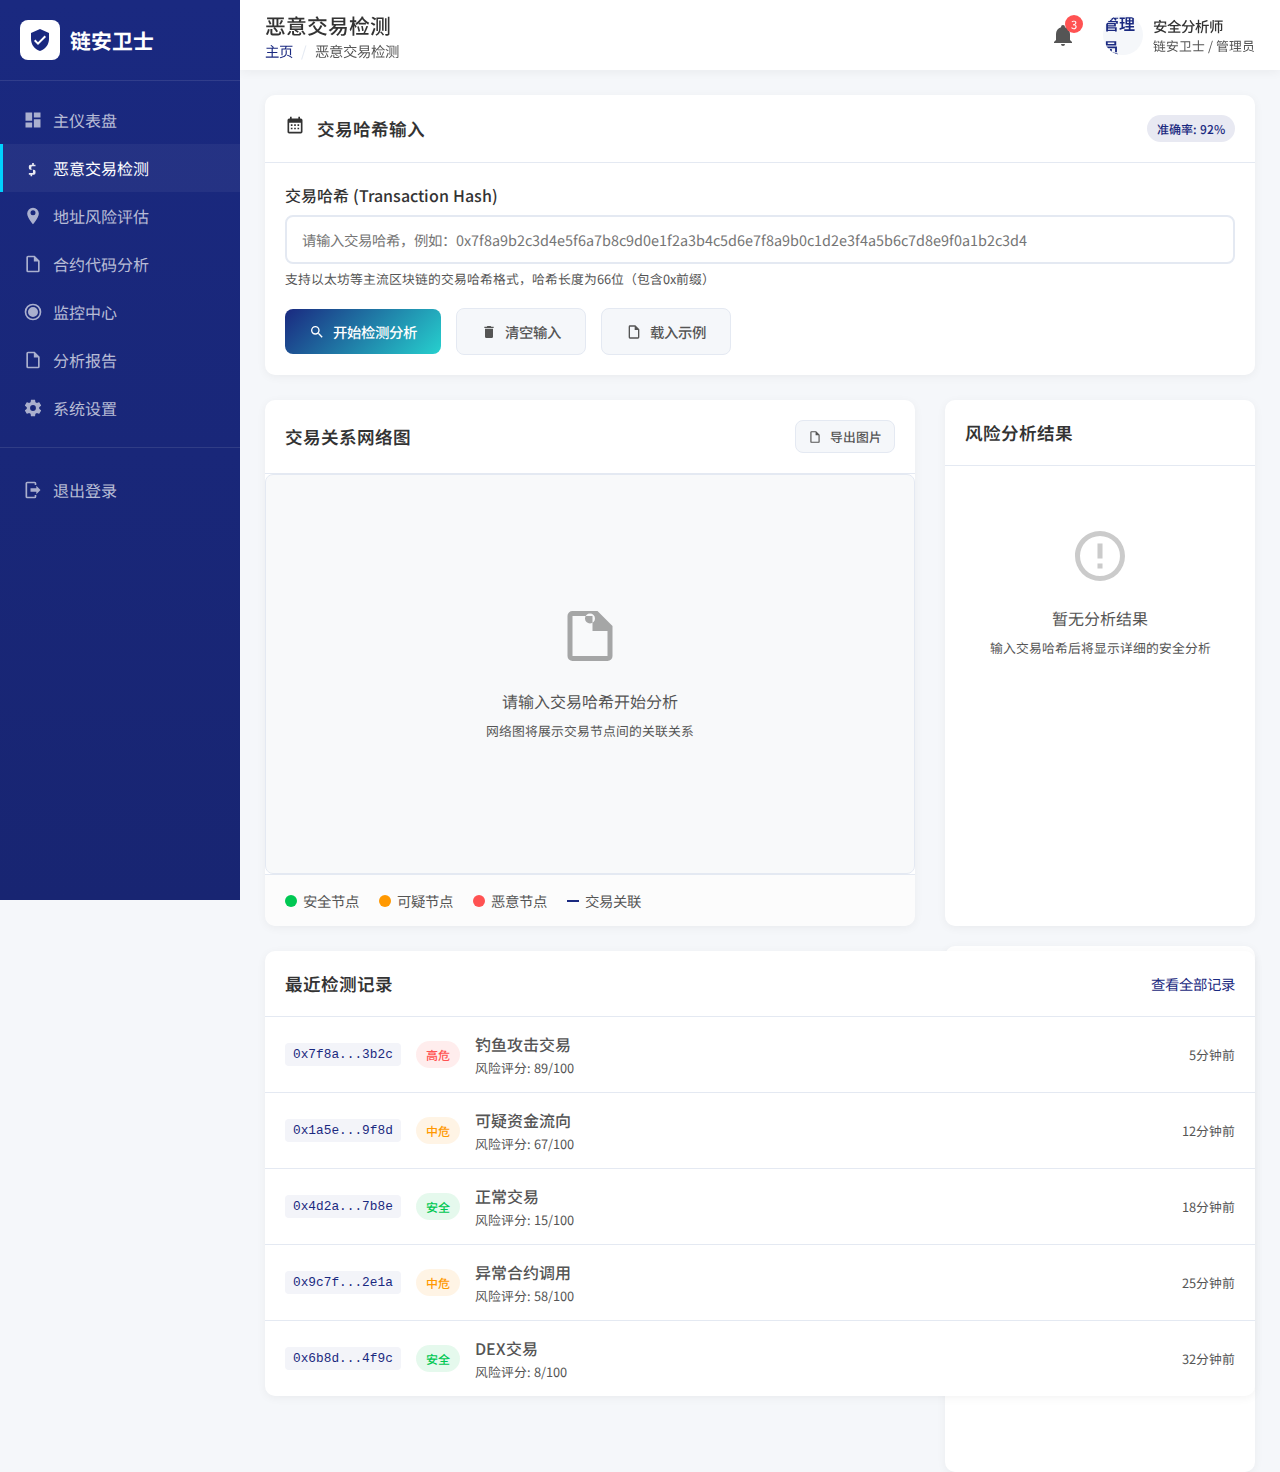
<file: transaction-detection.html>
<!DOCTYPE html>
<html lang="zh-CN">
<head>
    <meta charset="UTF-8">
    <meta name="viewport" content="width=device-width, initial-scale=1.0">
    <title>恶意交易检测 - 链安卫士</title>
    <link href="https://fonts.googleapis.com/css2?family=Noto+Sans+SC:wght@300;400;500;700&display=swap" rel="stylesheet">
    <style>
        * {
            margin: 0;
            padding: 0;
            box-sizing: border-box;
            font-family: 'Noto Sans SC', sans-serif;
        }

        :root {
            --primary-color: #1A2980;
            --primary-light: #26D0CE;
            --secondary-color: #00d2ff;
            --success-color: #00C853;
            --warning-color: #FF9800;
            --danger-color: #FF5252;
            --dark-color: #333;
            --light-color: #f5f7fa;
            --text-color: #555;
            --border-color: #e4e9f2;
            --shadow-sm: 0 2px 10px rgba(0, 0, 0, 0.05);
            --shadow-md: 0 5px 15px rgba(0, 0, 0, 0.08);
            --transition: all 0.3s ease;
        }

        body {
            width: 100%;
            min-height: 100vh;
            background-color: var(--light-color);
            color: var(--text-color);
            overflow-x: hidden;
        }

        .dashboard-container {
            display: flex;
            width: 100%;
            min-height: 100vh;
        }

        /* 侧边栏样式 */
        .sidebar {
            width: 240px;
            background: linear-gradient(180deg, var(--primary-color) 0%, #182572 100%);
            color: white;
            height: 100vh;
            position: fixed;
            left: 0;
            top: 0;
            overflow-y: auto;
            z-index: 10;
            transition: var(--transition);
        }

        .sidebar-header {
            padding: 20px;
            display: flex;
            align-items: center;
            border-bottom: 1px solid rgba(255, 255, 255, 0.1);
        }

        .logo-icon {
            width: 40px;
            height: 40px;
            background-color: white;
            border-radius: 8px;
            display: flex;
            align-items: center;
            justify-content: center;
            margin-right: 10px;
        }

        .logo-icon svg {
            width: 24px;
            height: 24px;
            fill: var(--primary-color);
        }

        .logo-text {
            font-size: 1.3rem;
            font-weight: 700;
        }

        .nav-menu {
            padding: 15px 0;
        }

        .nav-item {
            list-style: none;
        }

        .nav-link {
            display: flex;
            align-items: center;
            padding: 12px 20px;
            color: rgba(255, 255, 255, 0.7);
            text-decoration: none;
            transition: var(--transition);
            border-left: 3px solid transparent;
        }

        .nav-link:hover {
            background-color: rgba(255, 255, 255, 0.05);
            color: white;
        }

        .nav-link.active {
            background-color: rgba(255, 255, 255, 0.05);
            color: white;
            border-left: 3px solid var(--secondary-color);
        }

        .nav-icon {
            width: 20px;
            height: 20px;
            margin-right: 10px;
            opacity: 0.9;
        }

        /* 主内容区域 */
        .main-content {
            flex: 1;
            margin-left: 240px;
            padding: 0;
            position: relative;
            min-height: 100vh;
        }

        .topbar {
            display: flex;
            justify-content: space-between;
            align-items: center;
            padding: 0 25px;
            height: 70px;
            background-color: white;
            box-shadow: var(--shadow-sm);
            position: sticky;
            top: 0;
            z-index: 5;
        }

        .page-title {
            font-size: 1.3rem;
            font-weight: 500;
            color: var(--dark-color);
        }

        .breadcrumb {
            display: flex;
            align-items: center;
            font-size: 0.9rem;
            color: var(--text-color);
        }

        .breadcrumb a {
            color: var(--primary-color);
            text-decoration: none;
        }

        .user-menu {
            display: flex;
            align-items: center;
        }

        .notification-icon {
            width: 40px;
            height: 40px;
            border-radius: 50%;
            display: flex;
            align-items: center;
            justify-content: center;
            margin-right: 20px;
            cursor: pointer;
            position: relative;
            color: var(--text-color);
            transition: var(--transition);
        }

        .notification-icon:hover {
            background-color: var(--light-color);
            color: var(--primary-color);
        }

        .notification-badge {
            position: absolute;
            top: 0;
            right: 0;
            width: 18px;
            height: 18px;
            background-color: var(--danger-color);
            color: white;
            border-radius: 50%;
            font-size: 0.7rem;
            display: flex;
            align-items: center;
            justify-content: center;
        }

        .user-profile {
            display: flex;
            align-items: center;
            cursor: pointer;
        }

        .user-avatar {
            width: 40px;
            height: 40px;
            border-radius: 50%;
            overflow: hidden;
            margin-right: 10px;
            background-color: var(--light-color);
            display: flex;
            align-items: center;
            justify-content: center;
            font-weight: 600;
            color: var(--primary-color);
        }

        .user-info {
            display: flex;
            flex-direction: column;
        }

        .user-name {
            font-weight: 500;
            color: var(--dark-color);
            font-size: 0.9rem;
        }

        .user-role {
            font-size: 0.8rem;
            color: var(--text-color);
        }

        /* 内容布局 */
        .content-wrapper {
            padding: 25px;
        }

        .row {
            display: flex;
            flex-wrap: wrap;
            margin: 0 -15px;
        }

        .col {
            padding: 0 15px;
            margin-bottom: 25px;
        }

        .col-4 {
            width: 33.333333%;
        }

        .col-8 {
            width: 66.666667%;
        }

        .col-12 {
            width: 100%;
        }

        /* 卡片组件 */
        .card {
            background-color: white;
            border-radius: 10px;
            box-shadow: var(--shadow-sm);
            overflow: hidden;
            transition: var(--transition);
            height: 100%;
        }

        .card:hover {
            box-shadow: var(--shadow-md);
        }

        .card-header {
            padding: 20px;
            border-bottom: 1px solid var(--border-color);
            display: flex;
            justify-content: space-between;
            align-items: center;
        }

        .card-title {
            font-size: 1.1rem;
            font-weight: 600;
            color: var(--dark-color);
            margin: 0;
        }

        .card-body {
            padding: 20px;
        }

        .card-tools {
            display: flex;
            align-items: center;
            gap: 10px;
        }

        /* 输入组件 */
        .input-group {
            margin-bottom: 20px;
        }

        .input-label {
            display: block;
            margin-bottom: 8px;
            font-weight: 500;
            color: var(--dark-color);
        }

        .input-field {
            width: 100%;
            padding: 12px 15px;
            border: 2px solid var(--border-color);
            border-radius: 8px;
            font-size: 0.9rem;
            transition: var(--transition);
            background-color: white;
        }

        .input-field:focus {
            outline: none;
            border-color: var(--primary-color);
            box-shadow: 0 0 0 3px rgba(26, 41, 128, 0.1);
        }

        .input-field.error {
            border-color: var(--danger-color);
        }

        .input-help {
            font-size: 0.8rem;
            color: var(--text-color);
            margin-top: 5px;
        }

        .input-error {
            font-size: 0.8rem;
            color: var(--danger-color);
            margin-top: 5px;
        }

        /* 按钮 */
        .btn {
            display: inline-flex;
            align-items: center;
            justify-content: center;
            padding: 12px 24px;
            border: none;
            border-radius: 8px;
            font-weight: 500;
            text-decoration: none;
            cursor: pointer;
            transition: var(--transition);
            font-size: 0.9rem;
        }

        .btn-primary {
            background: linear-gradient(135deg, var(--primary-color), var(--primary-light));
            color: white;
        }

        .btn-primary:hover {
            transform: translateY(-2px);
            box-shadow: var(--shadow-md);
        }

        .btn-secondary {
            background-color: var(--light-color);
            color: var(--text-color);
            border: 1px solid var(--border-color);
        }

        .btn-secondary:hover {
            background-color: white;
            border-color: var(--primary-color);
            color: var(--primary-color);
        }

        .btn svg {
            margin-right: 8px;
        }

        /* 徽章 */
        .badge {
            display: inline-block;
            padding: 5px 10px;
            border-radius: 20px;
            font-size: 0.75rem;
            font-weight: 500;
        }

        .badge-success {
            background-color: rgba(0, 200, 83, 0.1);
            color: var(--success-color);
        }

        .badge-warning {
            background-color: rgba(255, 152, 0, 0.1);
            color: var(--warning-color);
        }

        .badge-danger {
            background-color: rgba(255, 82, 82, 0.1);
            color: var(--danger-color);
        }

        .badge-primary {
            background-color: rgba(26, 41, 128, 0.1);
            color: var(--primary-color);
        }

        /* 网络图容器 */
        .network-graph {
            height: 400px;
            background: #f8f9fa;
            border-radius: 8px;
            position: relative;
            overflow: hidden;
            border: 1px solid var(--border-color);
        }

        .graph-placeholder {
            position: absolute;
            top: 50%;
            left: 50%;
            transform: translate(-50%, -50%);
            text-align: center;
            color: var(--text-color);
        }

        .graph-placeholder svg {
            width: 60px;
            height: 60px;
            margin-bottom: 15px;
            opacity: 0.5;
        }

        /* 分析结果 */
        .analysis-result {
            border-left: 4px solid var(--primary-color);
            background-color: rgba(26, 41, 128, 0.05);
            padding: 15px;
            border-radius: 0 8px 8px 0;
            margin-bottom: 20px;
        }

        .risk-level {
            display: flex;
            align-items: center;
            margin-bottom: 10px;
        }

        .risk-icon {
            width: 24px;
            height: 24px;
            margin-right: 10px;
        }

        .risk-score {
            font-size: 1.2rem;
            font-weight: 600;
            margin-left: auto;
        }

        .progress-bar {
            width: 100%;
            height: 8px;
            background-color: var(--light-color);
            border-radius: 4px;
            overflow: hidden;
            margin: 10px 0;
        }

        .progress-fill {
            height: 100%;
            transition: width 0.3s ease;
            border-radius: 4px;
        }

        /* 历史记录 */
        .history-item {
            display: flex;
            align-items: center;
            padding: 12px 0;
            border-bottom: 1px solid var(--border-color);
        }

        .history-item:last-child {
            border-bottom: none;
        }

        .history-hash {
            font-family: 'Monaco', 'Consolas', monospace;
            font-size: 0.8rem;
            color: var(--primary-color);
            background-color: rgba(26, 41, 128, 0.05);
            padding: 4px 8px;
            border-radius: 4px;
            margin-right: 15px;
        }

        .history-time {
            font-size: 0.8rem;
            color: var(--text-color);
            margin-left: auto;
        }

        /* 加载动画 */
        .loading {
            display: flex;
            align-items: center;
            justify-content: center;
            padding: 40px;
        }

        .spinner {
            width: 40px;
            height: 40px;
            border: 4px solid var(--light-color);
            border-top: 4px solid var(--primary-color);
            border-radius: 50%;
            animation: spin 1s linear infinite;
        }

        @keyframes spin {
            0% { transform: rotate(0deg); }
            100% { transform: rotate(360deg); }
        }

        /* 响应式设计 */
        @media (max-width: 1024px) {
            .col-8, .col-4 {
                width: 100%;
            }
        }

        @media (max-width: 768px) {
            .sidebar {
                width: 200px;
            }
            
            .main-content {
                margin-left: 200px;
            }
        }
    </style>
</head>
<body>
    <div class="dashboard-container">
        <!-- 左侧导航栏 -->
        <aside class="sidebar">
            <div class="sidebar-header">
                <div class="logo-icon">
                    <svg viewBox="0 0 24 24">
                        <path d="M12,1L3,5V11C3,16.55 6.84,21.74 12,23C17.16,21.74 21,16.55 21,11V5L12,1M10,17L6,13L7.41,11.59L10,14.17L16.59,7.58L18,9"/>
                    </svg>
                </div>
                <span class="logo-text">链安卫士</span>
            </div>
            <ul class="nav-menu">
                <li class="nav-item">
                    <a href="dashboard.html" class="nav-link">
                        <svg class="nav-icon" viewBox="0 0 24 24" fill="currentColor">
                            <path d="M13,3V9H21V3M13,21H21V11H13M3,21H11V15H3M3,13H11V3H3V13Z" />
                        </svg>
                        <span>主仪表盘</span>
                    </a>
                </li>
                <li class="nav-item">
                    <a href="#transaction" class="nav-link active">
                        <svg class="nav-icon" viewBox="0 0 24 24" fill="currentColor">
                            <path d="M11,14H13A2,2 0 0,1 15,16V18A2,2 0 0,1 13,20H11V22H9V20H7V18H11A1,1 0 0,0 12,17V15A1,1 0 0,0 11,14H9A2,2 0 0,1 7,12V10A2,2 0 0,1 9,8H11V6H13V8H15V10H11A1,1 0 0,0 10,11V13A1,1 0 0,0 11,14Z" />
                        </svg>
                        <span>恶意交易检测</span>
                    </a>
                </li>
                <li class="nav-item">
                    <a href="#address" class="nav-link">
                        <svg class="nav-icon" viewBox="0 0 24 24" fill="currentColor">
                            <path d="M12,11A3,3 0 0,1 9,8A3,3 0 0,1 12,5A3,3 0 0,1 15,8A3,3 0 0,1 12,11M12,2A7,7 0 0,0 5,9C5,14.25 12,22 12,22S19,14.25 19,9A7,7 0 0,0 12,2Z" />
                        </svg>
                        <span>地址风险评估</span>
                    </a>
                </li>
                <li class="nav-item">
                    <a href="#contract" class="nav-link">
                        <svg class="nav-icon" viewBox="0 0 24 24" fill="currentColor">
                            <path d="M14,2H6A2,2 0 0,0 4,4V20A2,2 0 0,0 6,22H18A2,2 0 0,0 20,20V8L14,2M18,20H6V4H13V9H18V20Z" />
                        </svg>
                        <span>合约代码分析</span>
                    </a>
                </li>
                <li class="nav-item">
                    <a href="#monitoring" class="nav-link">
                        <svg class="nav-icon" viewBox="0 0 24 24" fill="currentColor">
                            <path d="M12,20A8,8 0 0,1 4,12A8,8 0 0,1 12,4A8,8 0 0,1 20,12A8,8 0 0,1 12,20M12,2A10,10 0 0,0 2,12A10,10 0 0,0 12,22A10,10 0 0,0 22,12A10,10 0 0,0 12,2M12,6A6,6 0 0,0 6,12A6,6 0 0,0 12,18A6,6 0 0,0 18,12A6,6 0 0,0 12,6Z" />
                        </svg>
                        <span>监控中心</span>
                    </a>
                </li>
                <li class="nav-item">
                    <a href="#reports" class="nav-link">
                        <svg class="nav-icon" viewBox="0 0 24 24" fill="currentColor">
                            <path d="M14,2H6A2,2 0 0,0 4,4V20A2,2 0 0,0 6,22H18A2,2 0 0,0 20,20V8L14,2M18,20H6V4H13V9H18V20Z" />
                        </svg>
                        <span>分析报告</span>
                    </a>
                </li>
                <li class="nav-item">
                    <a href="#settings" class="nav-link">
                        <svg class="nav-icon" viewBox="0 0 24 24" fill="currentColor">
                            <path d="M12,15.5A3.5,3.5 0 0,1 8.5,12A3.5,3.5 0 0,1 12,8.5A3.5,3.5 0 0,1 15.5,12A3.5,3.5 0 0,1 12,15.5M19.43,12.97C19.47,12.65 19.5,12.33 19.5,12C19.5,11.67 19.47,11.34 19.43,11L21.54,9.37C21.73,9.22 21.78,8.95 21.66,8.73L19.66,5.27C19.54,5.05 19.27,4.96 19.05,5.05L16.56,6.05C16.04,5.66 15.5,5.32 14.87,5.07L14.5,2.42C14.46,2.18 14.25,2 14,2H10C9.75,2 9.54,2.18 9.5,2.42L9.13,5.07C8.5,5.32 7.96,5.66 7.44,6.05L4.95,5.05C4.73,4.96 4.46,5.05 4.34,5.27L2.34,8.73C2.21,8.95 2.27,9.22 2.46,9.37L4.57,11C4.53,11.34 4.5,11.67 4.5,12C4.5,12.33 4.53,12.65 4.57,12.97L2.46,14.63C2.27,14.78 2.21,15.05 2.34,15.27L4.34,18.73C4.46,18.95 4.73,19.03 4.95,18.95L7.44,17.94C7.96,18.34 8.5,18.68 9.13,18.93L9.5,21.58C9.54,21.82 9.75,22 10,22H14C14.25,22 14.46,21.82 14.5,21.58L14.87,18.93C15.5,18.67 16.04,18.34 16.56,17.94L19.05,18.95C19.27,19.03 19.54,18.95 19.66,18.73L21.66,15.27C21.78,15.05 21.73,14.78 21.54,14.63L19.43,12.97Z" />
                        </svg>
                        <span>系统设置</span>
                    </a>
                </li>
            </ul>
            <div class="sidebar-footer" style="padding: 20px; border-top: 1px solid rgba(255, 255, 255, 0.1); margin-top: auto;">
                <a href="#logout" class="nav-link" style="justify-content: flex-start; padding: 10px 0;">
                    <svg class="nav-icon" viewBox="0 0 24 24" fill="currentColor">
                        <path d="M16,17V14H9V10H16V7L21,12L16,17M14,2A2,2 0 0,1 16,4V6H14V4H5V20H14V18H16V20A2,2 0 0,1 14,22H5A2,2 0 0,1 3,20V4A2,2 0 0,1 5,2H14Z" />
                    </svg>
                    <span>退出登录</span>
                </a>
            </div>
        </aside>

        <!-- 主内容区域 -->
        <main class="main-content">
            <!-- 顶部状态栏 -->
            <div class="topbar">
                <div>
                    <h1 class="page-title">恶意交易检测</h1>
                    <div class="breadcrumb">
                        <a href="dashboard.html">主页</a>
                        <span style="margin: 0 8px; color: var(--border-color);">/</span>
                        <span>恶意交易检测</span>
                    </div>
                </div>
                <div class="user-menu">
                    <div class="notification-icon">
                        <svg viewBox="0 0 24 24" width="24" height="24" fill="currentColor">
                            <path d="M21,19V20H3V19L5,17V11C5,7.9 7.03,5.17 10,4.29C10,4.19 10,4.1 10,4A2,2 0 0,1 12,2A2,2 0 0,1 14,4C14,4.1 14,4.19 14,4.29C16.97,5.17 19,7.9 19,11V17L21,19M14,21A2,2 0 0,1 12,23A2,2 0 0,1 10,21" />
                        </svg>
                        <div class="notification-badge">3</div>
                    </div>
                    <div class="user-profile">
                        <div class="user-avatar">管理员</div>
                        <div class="user-info">
                            <div class="user-name">安全分析师</div>
                            <div class="user-role">链安卫士 / 管理员</div>
                        </div>
                    </div>
                </div>
            </div>

            <!-- 内容区域 -->
            <div class="content-wrapper">
                <!-- 交易输入区域 -->
                <div class="row">
                    <div class="col col-12">
                        <div class="card">
                            <div class="card-header">
                                <h3 class="card-title">
                                    <svg width="20" height="20" viewBox="0 0 24 24" fill="currentColor" style="margin-right: 8px;">
                                        <path d="M9,10V12H7V10H9M13,10V12H11V10H13M17,10V12H15V10H17M19,3A2,2 0 0,1 21,5V19A2,2 0 0,1 19,21H5C3.89,21 3,20.1 3,19V5A2,2 0 0,1 5,3H6V1H8V3H16V1H18V3H19M19,19V8H5V19H19M9,14V16H7V14H9M13,14V16H11V14H13M17,14V16H15V14H17"/>
                                    </svg>
                                    交易哈希输入
                                </h3>
                                <div class="card-tools">
                                    <span class="badge badge-primary">准确率: 92%</span>
                                </div>
                            </div>
                            <div class="card-body">
                                <div class="input-group">
                                    <label class="input-label">交易哈希 (Transaction Hash)</label>
                                    <input type="text" class="input-field" id="transactionHash" 
                                           placeholder="请输入交易哈希，例如：0x7f8a9b2c3d4e5f6a7b8c9d0e1f2a3b4c5d6e7f8a9b0c1d2e3f4a5b6c7d8e9f0a1b2c3d4"
                                           maxlength="66">
                                    <div class="input-help">
                                        支持以太坊等主流区块链的交易哈希格式，哈希长度为66位（包含0x前缀）
                                    </div>
                                    <div class="input-error" id="hashError" style="display: none;"></div>
                                </div>
                                <div style="display: flex; gap: 15px; align-items: center;">
                                    <button class="btn btn-primary" onclick="analyzeTransaction()">
                                        <svg width="16" height="16" viewBox="0 0 24 24" fill="currentColor">
                                            <path d="M9.5,3A6.5,6.5 0 0,1 16,9.5C16,11.11 15.41,12.59 14.44,13.73L14.71,14H15.5L20.5,19L19,20.5L14,15.5V14.71L13.73,14.44C12.59,15.41 11.11,16 9.5,16A6.5,6.5 0 0,1 3,9.5A6.5,6.5 0 0,1 9.5,3M9.5,5C7,5 5,7 5,9.5C5,12 7,14 9.5,14C12,14 14,12 14,9.5C14,7 12,5 9.5,5Z"/>
                                        </svg>
                                        开始检测分析
                                    </button>
                                    <button class="btn btn-secondary" onclick="clearInput()">
                                        <svg width="16" height="16" viewBox="0 0 24 24" fill="currentColor">
                                            <path d="M19,4H15.5L14.5,3H9.5L8.5,4H5V6H19M6,19A2,2 0 0,0 8,21H16A2,2 0 0,0 18,19V7H6V19Z"/>
                                        </svg>
                                        清空输入
                                    </button>
                                    <button class="btn btn-secondary" onclick="loadExample()">
                                        <svg width="16" height="16" viewBox="0 0 24 24" fill="currentColor">
                                            <path d="M14,2H6A2,2 0 0,0 4,4V20A2,2 0 0,0 6,22H18A2,2 0 0,0 20,20V8L14,2M18,20H6V4H13V9H18V20Z"/>
                                        </svg>
                                        载入示例
                                    </button>
                                </div>
                            </div>
                        </div>
                    </div>
                </div>

                <!-- 分析结果区域 -->
                <div class="row">
                    <!-- 交易网络图 -->
                    <div class="col col-8">
                        <div class="card">
                            <div class="card-header">
                                <h3 class="card-title">交易关系网络图</h3>
                                <div class="card-tools">
                                    <button class="btn btn-secondary" style="padding: 6px 12px; font-size: 0.8rem;" onclick="exportGraph()">
                                        <svg width="14" height="14" viewBox="0 0 24 24" fill="currentColor">
                                            <path d="M14,2H6A2,2 0 0,0 4,4V20A2,2 0 0,0 6,22H18A2,2 0 0,0 20,20V8L14,2M18,20H6V4H13V9H18V20Z"/>
                                        </svg>
                                        导出图片
                                    </button>
                                </div>
                            </div>
                            <div class="card-body" style="padding: 0;">
                                <div class="network-graph" id="networkGraph">
                                    <div class="graph-placeholder">
                                        <svg viewBox="0 0 24 24" fill="currentColor">
                                            <path d="M12,2A2,2 0 0,1 14,4A2,2 0 0,1 12,6A2,2 0 0,1 10,4A2,2 0 0,1 12,2M21,9V7L15,1H5A2,2 0 0,0 3,3V19A2,2 0 0,0 5,21H19A2,2 0 0,0 21,19V9M19,19H5V3H13V9H19V19Z"/>
                                        </svg>
                                        <div>请输入交易哈希开始分析</div>
                                        <div style="font-size: 0.8rem; margin-top: 8px; color: var(--text-color);">网络图将展示交易节点间的关联关系</div>
                                    </div>
                                </div>
                                
                                <!-- 图例 -->
                                <div style="padding: 15px 20px; border-top: 1px solid var(--border-color); background-color: rgba(0,0,0,0.01);">
                                    <div style="display: flex; align-items: center; gap: 20px; font-size: 0.9rem;">
                                        <div style="display: flex; align-items: center;">
                                            <div style="width: 12px; height: 12px; background-color: var(--success-color); border-radius: 50%; margin-right: 6px;"></div>
                                            <span>安全节点</span>
                                        </div>
                                        <div style="display: flex; align-items: center;">
                                            <div style="width: 12px; height: 12px; background-color: var(--warning-color); border-radius: 50%; margin-right: 6px;"></div>
                                            <span>可疑节点</span>
                                        </div>
                                        <div style="display: flex; align-items: center;">
                                            <div style="width: 12px; height: 12px; background-color: var(--danger-color); border-radius: 50%; margin-right: 6px;"></div>
                                            <span>恶意节点</span>
                                        </div>
                                        <div style="display: flex; align-items: center;">
                                            <div style="width: 12px; height: 2px; background-color: var(--primary-color); margin-right: 6px;"></div>
                                            <span>交易关联</span>
                                        </div>
                                    </div>
                                </div>
                            </div>
                        </div>
                    </div>

                    <!-- 风险分析结果 -->
                    <div class="col col-4">
                        <div class="card">
                            <div class="card-header">
                                <h3 class="card-title">风险分析结果</h3>
                            </div>
                            <div class="card-body" id="analysisResults">
                                <div style="text-align: center; padding: 40px 20px; color: var(--text-color);">
                                    <svg width="60" height="60" viewBox="0 0 24 24" fill="currentColor" style="opacity: 0.3; margin-bottom: 15px;">
                                        <path d="M11,15H13V17H11V15M11,7H13V13H11V7M12,2C6.47,2 2,6.5 2,12A10,10 0 0,0 12,22A10,10 0 0,0 22,12A10,10 0 0,0 12,2M12,20A8,8 0 0,1 4,12A8,8 0 0,1 12,4A8,8 0 0,1 20,12A8,8 0 0,1 12,20Z"/>
                                    </svg>
                                    <div>暂无分析结果</div>
                                    <div style="font-size: 0.8rem; margin-top: 8px;">输入交易哈希后将显示详细的安全分析</div>
                                </div>
                            </div>
                        </div>

                        <!-- 详细信息 -->
                        <div class="card" style="margin-top: 20px;">
                            <div class="card-header">
                                <h3 class="card-title">交易详细信息</h3>
                            </div>
                            <div class="card-body" id="transactionDetails">
                                <div style="text-align: center; padding: 20px; color: var(--text-color);">
                                    <div style="font-size: 0.9rem;">等待分析数据...</div>
                                </div>
                            </div>
                        </div>
                    </div>
                </div>

                <!-- 历史检测记录 -->
                <div class="row">
                    <div class="col col-12">
                        <div class="card">
                            <div class="card-header">
                                <h3 class="card-title">最近检测记录</h3>
                                <div class="card-tools">
                                    <a href="#" style="color: var(--primary-color); text-decoration: none; font-size: 0.9rem;">查看全部记录</a>
                                </div>
                            </div>
                            <div class="card-body" style="padding: 0;">
                                <div class="history-item" style="padding: 15px 20px;">
                                    <div class="history-hash">0x7f8a...3b2c</div>
                                    <span class="badge badge-danger">高危</span>
                                    <div style="margin: 0 15px; flex: 1;">
                                        <div style="font-weight: 500; margin-bottom: 2px;">钓鱼攻击交易</div>
                                        <div style="font-size: 0.8rem; color: var(--text-color);">风险评分: 89/100</div>
                                    </div>
                                    <div class="history-time">5分钟前</div>
                                </div>
                                <div class="history-item" style="padding: 15px 20px;">
                                    <div class="history-hash">0x1a5e...9f8d</div>
                                    <span class="badge badge-warning">中危</span>
                                    <div style="margin: 0 15px; flex: 1;">
                                        <div style="font-weight: 500; margin-bottom: 2px;">可疑资金流向</div>
                                        <div style="font-size: 0.8rem; color: var(--text-color);">风险评分: 67/100</div>
                                    </div>
                                    <div class="history-time">12分钟前</div>
                                </div>
                                <div class="history-item" style="padding: 15px 20px;">
                                    <div class="history-hash">0x4d2a...7b8e</div>
                                    <span class="badge badge-success">安全</span>
                                    <div style="margin: 0 15px; flex: 1;">
                                        <div style="font-weight: 500; margin-bottom: 2px;">正常交易</div>
                                        <div style="font-size: 0.8rem; color: var(--text-color);">风险评分: 15/100</div>
                                    </div>
                                    <div class="history-time">18分钟前</div>
                                </div>
                                <div class="history-item" style="padding: 15px 20px;">
                                    <div class="history-hash">0x9c7f...2e1a</div>
                                    <span class="badge badge-warning">中危</span>
                                    <div style="margin: 0 15px; flex: 1;">
                                        <div style="font-weight: 500; margin-bottom: 2px;">异常合约调用</div>
                                        <div style="font-size: 0.8rem; color: var(--text-color);">风险评分: 58/100</div>
                                    </div>
                                    <div class="history-time">25分钟前</div>
                                </div>
                                <div class="history-item" style="padding: 15px 20px;">
                                    <div class="history-hash">0x6b8d...4f9c</div>
                                    <span class="badge badge-success">安全</span>
                                    <div style="margin: 0 15px; flex: 1;">
                                        <div style="font-weight: 500; margin-bottom: 2px;">DEX交易</div>
                                        <div style="font-size: 0.8rem; color: var(--text-color);">风险评分: 8/100</div>
                                    </div>
                                    <div class="history-time">32分钟前</div>
                                </div>
                            </div>
                        </div>
                    </div>
                </div>
            </div>
        </main>
    </div>

    <script>
        // 页面交互功能
        document.addEventListener('DOMContentLoaded', function() {
            // 导航链接点击效果
            const navLinks = document.querySelectorAll('.nav-link');
            navLinks.forEach(link => {
                link.addEventListener('click', function(e) {
                    if (this.getAttribute('href').startsWith('#')) {
                        e.preventDefault();
                        navLinks.forEach(l => l.classList.remove('active'));
                        this.classList.add('active');
                    }
                });
            });

            // 交易哈希输入验证
            const hashInput = document.getElementById('transactionHash');
            const hashError = document.getElementById('hashError');

            hashInput.addEventListener('input', function() {
                const value = this.value.trim();
                const isValid = validateTransactionHash(value);
                
                if (value.length > 0 && !isValid) {
                    this.classList.add('error');
                    hashError.style.display = 'block';
                    hashError.textContent = '请输入有效的交易哈希格式 (0x开头，66位字符)';
                } else {
                    this.classList.remove('error');
                    hashError.style.display = 'none';
                }
            });

            // 自动补全0x前缀
            hashInput.addEventListener('paste', function(e) {
                setTimeout(() => {
                    let value = this.value.trim();
                    if (value.length > 0 && !value.startsWith('0x')) {
                        value = '0x' + value;
                        this.value = value;
                    }
                }, 10);
            });
        });

        // 验证交易哈希格式
        function validateTransactionHash(hash) {
            if (!hash) return true; // 空值允许
            const regex = /^0x[a-fA-F0-9]{64}$/;
            return regex.test(hash);
        }

        // 开始分析交易
        function analyzeTransaction() {
            const hashInput = document.getElementById('transactionHash');
            const hash = hashInput.value.trim();
            
            if (!hash) {
                alert('请输入交易哈希');
                hashInput.focus();
                return;
            }
            
            if (!validateTransactionHash(hash)) {
                alert('请输入有效的交易哈希格式');
                hashInput.focus();
                return;
            }

            // 显示加载状态
            showLoading();
            
            // 模拟分析过程
            setTimeout(() => {
                hideLoading();
                displayAnalysisResults(hash);
                generateNetworkGraph(hash);
                showTransactionDetails(hash);
            }, 2000);
        }

        // 显示加载状态
        function showLoading() {
            const resultsDiv = document.getElementById('analysisResults');
            const detailsDiv = document.getElementById('transactionDetails');
            const graphDiv = document.getElementById('networkGraph');
            
            const loadingHTML = `
                <div class="loading">
                    <div class="spinner"></div>
                    <div style="margin-left: 15px; color: var(--text-color);">正在分析交易...</div>
                </div>
            `;
            
            resultsDiv.innerHTML = loadingHTML;
            detailsDiv.innerHTML = loadingHTML.replace('正在分析交易...', '获取交易详情...');
            graphDiv.innerHTML = loadingHTML.replace('正在分析交易...', '构建网络图...');
        }

        // 隐藏加载状态
        function hideLoading() {
            // 加载完成后会被结果替换
        }

        // 显示分析结果
        function displayAnalysisResults(hash) {
            // 模拟分析结果
            const riskScore = Math.floor(Math.random() * 100);
            let riskLevel, riskColor, riskIcon;
            
            if (riskScore < 30) {
                riskLevel = '安全';
                riskColor = 'var(--success-color)';
                riskIcon = '<path d="M10,17L6,13L7.41,11.59L10,14.17L16.59,7.58L18,9M12,1L3,5V11C3,16.55 6.84,21.74 12,23C17.16,21.74 21,16.55 21,11V5L12,1Z"/>';
            } else if (riskScore < 70) {
                riskLevel = '中等风险';
                riskColor = 'var(--warning-color)';
                riskIcon = '<path d="M13,13H11V7H13M13,17H11V15H13M12,2A10,10 0 0,0 2,12A10,10 0 0,0 12,22A10,10 0 0,0 22,12A10,10 0 0,0 12,2Z"/>';
            } else {
                riskLevel = '高危险';
                riskColor = 'var(--danger-color)';
                riskIcon = '<path d="M12,2L13.09,8.26L22,9L13.09,9.74L12,16L10.91,9.74L2,9L10.91,8.26L12,2Z"/>';
            }

            const resultsHTML = `
                <div class="analysis-result" style="border-left-color: ${riskColor}; background-color: ${riskColor}10;">
                    <div class="risk-level">
                        <svg class="risk-icon" viewBox="0 0 24 24" fill="${riskColor}">
                            ${riskIcon}
                        </svg>
                        <span style="font-weight: 600;">${riskLevel}</span>
                        <div class="risk-score" style="color: ${riskColor};">${riskScore}/100</div>
                    </div>
                    <div class="progress-bar">
                        <div class="progress-fill" style="width: ${riskScore}%; background-color: ${riskColor};"></div>
                    </div>
                </div>
                
                <div style="margin-top: 20px;">
                    <h4 style="font-size: 1rem; margin-bottom: 15px; color: var(--dark-color);">检测详情</h4>
                    <div style="space-y: 10px;">
                        <div style="display: flex; justify-content: space-between; padding: 8px 0; border-bottom: 1px solid var(--border-color);">
                            <span style="color: var(--text-color);">交易类型识别</span>
                            <span style="font-weight: 500;">${riskScore > 70 ? '钓鱼攻击' : riskScore > 40 ? '可疑转账' : '正常交易'}</span>
                        </div>
                        <div style="display: flex; justify-content: space-between; padding: 8px 0; border-bottom: 1px solid var(--border-color);">
                            <span style="color: var(--text-color);">网络拓扑分析</span>
                            <span style="font-weight: 500;">${Math.floor(Math.random() * 15) + 3} 个关联节点</span>
                        </div>
                        <div style="display: flex; justify-content: space-between; padding: 8px 0; border-bottom: 1px solid var(--border-color);">
                            <span style="color: var(--text-color);">行为模式匹配</span>
                            <span style="font-weight: 500;">${riskScore > 60 ? '异常模式' : '正常模式'}</span>
                        </div>
                        <div style="display: flex; justify-content: space-between; padding: 8px 0;">
                            <span style="color: var(--text-color);">置信度</span>
                            <span style="font-weight: 500;">${Math.floor(Math.random() * 20) + 80}%</span>
                        </div>
                    </div>
                </div>
                
                <div style="margin-top: 20px; text-align: center;">
                    <button class="btn btn-primary" style="width: 100%;" onclick="generateReport()">
                        <svg width="16" height="16" viewBox="0 0 24 24" fill="currentColor">
                            <path d="M14,2H6A2,2 0 0,0 4,4V20A2,2 0 0,0 6,22H18A2,2 0 0,0 20,20V8L14,2M18,20H6V4H13V9H18V20Z"/>
                        </svg>
                        生成详细报告
                    </button>
                </div>
            `;
            
            document.getElementById('analysisResults').innerHTML = resultsHTML;
        }

        // 显示交易详情
        function showTransactionDetails(hash) {
            const detailsHTML = `
                <div style="font-size: 0.9rem;">
                    <div style="margin-bottom: 15px;">
                        <div style="color: var(--text-color); margin-bottom: 5px;">交易哈希</div>
                        <div style="font-family: monospace; background-color: var(--light-color); padding: 8px; border-radius: 4px; word-break: break-all; font-size: 0.8rem;">${hash}</div>
                    </div>
                    <div style="display: grid; grid-template-columns: 1fr 1fr; gap: 15px;">
                        <div>
                            <div style="color: var(--text-color); margin-bottom: 5px;">区块高度</div>
                            <div style="font-weight: 500;">${Math.floor(Math.random() * 1000000) + 18000000}</div>
                        </div>
                        <div>
                            <div style="color: var(--text-color); margin-bottom: 5px;">确认数</div>
                            <div style="font-weight: 500;">${Math.floor(Math.random() * 50) + 10}</div>
                        </div>
                        <div>
                            <div style="color: var(--text-color); margin-bottom: 5px;">Gas 费用</div>
                            <div style="font-weight: 500;">${(Math.random() * 0.01).toFixed(4)} ETH</div>
                        </div>
                        <div>
                            <div style="color: var(--text-color); margin-bottom: 5px;">交易金额</div>
                            <div style="font-weight: 500;">${(Math.random() * 10).toFixed(2)} ETH</div>
                        </div>
                    </div>
                    <div style="margin-top: 15px;">
                        <div style="color: var(--text-color); margin-bottom: 5px;">发送地址</div>
                        <div style="font-family: monospace; background-color: var(--light-color); padding: 8px; border-radius: 4px; font-size: 0.8rem;">0x${Math.random().toString(16).substr(2, 40)}</div>
                    </div>
                    <div style="margin-top: 15px;">
                        <div style="color: var(--text-color); margin-bottom: 5px;">接收地址</div>
                        <div style="font-family: monospace; background-color: var(--light-color); padding: 8px; border-radius: 4px; font-size: 0.8rem;">0x${Math.random().toString(16).substr(2, 40)}</div>
                    </div>
                </div>
            `;
            
            document.getElementById('transactionDetails').innerHTML = detailsHTML;
        }

        // 生成网络图
        function generateNetworkGraph(hash) {
            const graphHTML = `
                <div style="height: 100%; position: relative; background: linear-gradient(135deg, #f8f9fa, #e9ecef); display: flex; align-items: center; justify-content: center;">
                    <svg width="100%" height="100%" viewBox="0 0 400 300" style="position: absolute;">
                        <!-- 模拟网络图 -->
                        <defs>
                            <marker id="arrowhead" markerWidth="10" markerHeight="7" refX="10" refY="3.5" orient="auto">
                                <polygon points="0 0, 10 3.5, 0 7" fill="var(--primary-color)" />
                            </marker>
                        </defs>
                        
                        <!-- 连接线 -->
                        <line x1="200" y1="150" x2="120" y2="100" stroke="var(--primary-color)" stroke-width="2" marker-end="url(#arrowhead)" opacity="0.7"/>
                        <line x1="200" y1="150" x2="280" y2="100" stroke="var(--primary-color)" stroke-width="2" marker-end="url(#arrowhead)" opacity="0.7"/>
                        <line x1="200" y1="150" x2="160" y2="220" stroke="var(--primary-color)" stroke-width="2" marker-end="url(#arrowhead)" opacity="0.7"/>
                        <line x1="200" y1="150" x2="320" y2="200" stroke="var(--danger-color)" stroke-width="2" marker-end="url(#arrowhead)" opacity="0.7"/>
                        <line x1="120" y1="100" x2="80" y2="60" stroke="var(--primary-color)" stroke-width="1" marker-end="url(#arrowhead)" opacity="0.5"/>
                        <line x1="280" y1="100" x2="340" y2="70" stroke="var(--warning-color)" stroke-width="2" marker-end="url(#arrowhead)" opacity="0.7"/>
                        
                        <!-- 节点 -->
                        <circle cx="200" cy="150" r="12" fill="var(--warning-color)" stroke="white" stroke-width="3" opacity="0.9"/>
                        <circle cx="120" cy="100" r="8" fill="var(--success-color)" stroke="white" stroke-width="2" opacity="0.9"/>
                        <circle cx="280" cy="100" r="8" fill="var(--success-color)" stroke="white" stroke-width="2" opacity="0.9"/>
                        <circle cx="160" cy="220" r="8" fill="var(--success-color)" stroke="white" stroke-width="2" opacity="0.9"/>
                        <circle cx="320" cy="200" r="10" fill="var(--danger-color)" stroke="white" stroke-width="3" opacity="0.9"/>
                        <circle cx="80" cy="60" r="6" fill="var(--success-color)" stroke="white" stroke-width="2" opacity="0.8"/>
                        <circle cx="340" cy="70" r="8" fill="var(--warning-color)" stroke="white" stroke-width="2" opacity="0.9"/>
                        
                        <!-- 节点标签 -->
                        <text x="200" y="170" text-anchor="middle" font-size="10" fill="var(--dark-color)" font-weight="600">目标交易</text>
                        <text x="320" y="220" text-anchor="middle" font-size="9" fill="var(--danger-color)" font-weight="500">高危地址</text>
                        <text x="340" y="90" text-anchor="middle" font-size="9" fill="var(--warning-color)" font-weight="500">可疑地址</text>
                    </svg>
                    
                    <div style="position: absolute; top: 15px; right: 15px; background: rgba(255,255,255,0.9); padding: 10px; border-radius: 6px; font-size: 0.8rem;">
                        <div style="margin-bottom: 5px; color: var(--dark-color); font-weight: 600;">网络统计</div>
                        <div>节点数: 7</div>
                        <div>连接数: 6</div>
                        <div>风险节点: 2</div>
                    </div>
                </div>
            `;
            
            document.getElementById('networkGraph').innerHTML = graphHTML;
        }

        // 清空输入
        function clearInput() {
            document.getElementById('transactionHash').value = '';
            document.getElementById('transactionHash').classList.remove('error');
            document.getElementById('hashError').style.display = 'none';
        }

        // 载入示例
        function loadExample() {
            const examples = [
                '0x7f8a9b2c3d4e5f6a7b8c9d0e1f2a3b4c5d6e7f8a9b0c1d2e3f4a5b6c7d8e9f0a1b2c3d4',
                '0x1a5e9f8d2c4b7e1a6f9c3d8b5e2a7f4c1b6e9d3a8f5c2b7e4a1f8d6c9b2e5a3f7c4b1e',
                '0x4d2a7b8e1c5f9a3d6c2b8e5a1f4c7b9e2d5a8f3c6b1e4a7f2c9b5e8a3f6c1b4e7a2f9'
            ];
            
            const randomExample = examples[Math.floor(Math.random() * examples.length)];
            document.getElementById('transactionHash').value = randomExample;
        }

        // 导出图片
        function exportGraph() {
            alert('图片导出功能开发中...');
        }

        // 生成报告
        function generateReport() {
            alert('正在生成详细分析报告...');
        }
    </script>
</body>
</html>
</file>
<file: custom-styles.css>
@import url('https://fonts.googleapis.com/css2?family=Poppins:wght@300;400;500;600;700&display=swap');

:root {
    --primary-color: #2b2d42;
    --secondary-color: #8d99ae;
    --accent-color: #00ffcc; /* Changed to a Neon Cyan */
    --accent-color-rgb: 0, 255, 204;
    --light-accent: #33ffdd; /* Lighter Neon Cyan */
    --light-accent-rgb: 51, 255, 221;
    --dark-bg: #0a0a14; /* Even darker background */
    --dark-bg-rgb: 10, 10, 20;
    --card-bg: rgba(16, 18, 30, 0.75); /* Adjusted card base */
    --light-text: #f0f4f8; /* Brighter, more neutral light text */
    --medium-text: #c0c8d0; /* Significantly brighter medium text */
    --border-color-glass: rgba(0, 255, 204, 0.2); /* Neon border base */
    --input-bg: rgba(0, 0, 0, 0.3);
    --glow-color: rgba(var(--accent-color-rgb), 0.5);
    --font-mono: 'Courier New', Courier, monospace; /* Define monospace font */
}

@keyframes subtleGridPulse {
    0% { background-size: 40px 40px; opacity: 0.03; }
    50% { background-size: 42px 42px; opacity: 0.05; }
    100% { background-size: 40px 40px; opacity: 0.03; }
}

/* Use a slightly more specific selector or add !important if needed */
html, body.login-page-body { 
    height: 100%;
    margin: 0;
    padding: 0;
}

body.login-page-body { 
    font-family: 'Poppins', sans-serif;
    background-color: var(--dark-bg);
    color: var(--light-text);
    line-height: 1.6;
    /* Removed display: grid and place-items */
    min-height: 100%; /* Keep height */
    padding: 1rem; 
    box-sizing: border-box; 
    overflow: hidden; 
    position: relative; /* Important: Context for absolutely positioned children like footer */
}

/* Ensure these don't conflict with new.html body if custom-styles is reused */
/* We added login-page-body class to scope */

/* Login Container - Centering using Absolute Positioning */
.login-container {
    width: 100%; 
    max-width: 400px;
    position: absolute;   /* Position absolutely */
    top: 50%;             /* Move top edge to vertical center */
    left: 50%;            /* Move left edge to horizontal center */
    transform: translate(-50%, -50%); /* Offset by half its own size */
    z-index: 1; /* Ensure it's above potential background elements */
}

.glass-card {
    background: rgba(var(--card-bg), 0.85);
    backdrop-filter: blur(8px); /* Keep blur subtle */
    border-radius: 12px; /* Sharper corners */
    border: 1px solid var(--border-color-glass);
    box-shadow: 0 0 25px rgba(var(--accent-color-rgb), 0.1), /* Neon outer glow */
                0 8px 30px rgba(0, 0, 0, 0.5); /* Standard shadow */
    padding: 2.5rem;
    position: relative;
    overflow: hidden;
    transition: border-color 0.3s ease, box-shadow 0.3s ease;
}

.glass-card:hover {
     border-color: rgba(var(--accent-color-rgb), 0.4); 
     box-shadow: 0 0 35px rgba(var(--accent-color-rgb), 0.2), 
                 0 10px 35px rgba(0, 0, 0, 0.55); 
}

/* Form Label Styles */
.form-label-custom {
    display: block;
    margin-bottom: 0.5rem; 
    font-size: 0.85rem; 
    color: var(--secondary-color); 
    font-weight: 400; 
    text-align: left;
    text-transform: uppercase; /* Uppercase labels */
    letter-spacing: 0.5px;
}

/* Input field - Tech look */
.form-control-custom {
    background-color: var(--input-bg) !important;
    border: 1px solid var(--border-color-glass) !important; 
    color: var(--light-text) !important;
    padding: 0.9rem 1.1rem !important; 
    text-indent: 0;
    border-radius: 8px; /* Consistent rounding */
    width: 100%;
    transition: all 0.25s ease-in-out;
    position: relative; 
    font-size: 1rem; /* Ensure readability */
    caret-color: var(--accent-color); /* Neon caret */
}

.form-control-custom::placeholder {
    color: var(--medium-text);
    opacity: 0.5; /* Softer placeholder */
}

.form-control-custom:focus {
    background-color: rgba(var(--dark-bg-rgb), 0.4) !important; 
    border-color: var(--accent-color) !important; 
    box-shadow: 0 0 0 3px rgba(var(--accent-color-rgb), 0.2), /* Neon focus ring */
                inset 0 0 5px rgba(var(--accent-color-rgb), 0.1); /* Inner glow */
    outline: none;
}

/* Button - Neon / Tech Style */
.btn-modern {
    background-color: transparent; /* Transparent base */
    border: 2px solid var(--accent-color); /* Neon border */
    color: var(--accent-color); /* Neon text */
    font-weight: 500;
    padding: 0.8rem 1.75rem; 
    border-radius: 8px; 
    transition: all 0.3s ease;
    box-shadow: 0 0 10px rgba(var(--accent-color-rgb), 0.2); /* Subtle glow */
    text-decoration: none;
    display: inline-block;
    text-transform: uppercase; /* Uppercase text */
    letter-spacing: 1px; 
    font-size: 0.9rem; 
    cursor: pointer;
    position: relative;
    overflow: hidden;
    /* Remove properties from previous solid button style */
    background-image: none;
    background-position: initial;
}

.btn-modern:hover, .btn-modern:focus {
    background-color: rgba(var(--accent-color-rgb), 0.1); /* Neon fill on hover */
    color: var(--light-text); /* Text color change on hover */
    box-shadow: 0 0 20px rgba(var(--accent-color-rgb), 0.4); /* Enhanced glow */
    transform: translateY(-2px); 
}

.btn-modern:active {
    background-color: rgba(var(--accent-color-rgb), 0.2); /* Slightly stronger fill on active */
    transform: translateY(0px); 
    box-shadow: 0 0 10px rgba(var(--accent-color-rgb), 0.3);
    filter: none;
}

/* Title specific style */
.login-title {
    font-family: var(--font-mono); /* Apply monospace font */
    color: var(--accent-color); /* Neon color */
    text-shadow: 0 0 8px rgba(var(--accent-color-rgb), 0.5); /* Neon text glow */
    font-size: 2rem; /* Adjust size */
    margin-bottom: 0.75rem; /* Adjust spacing */
    font-weight: 700;
}

/* Error message */
#login-error {
    background-color: rgba(var(--accent-color-rgb), 0.1);
    color: var(--light-accent);
    padding: 0.8rem 1rem;
    border-radius: 8px;
    border: 1px solid rgba(var(--accent-color-rgb), 0.2);
    font-size: 0.9rem;
    font-weight: 400; /* Less bold */
}

/* Login Footer */
.login-footer {
    position: absolute;
    bottom: 15px; 
    left: 0;
    right: 0;
    font-size: 0.8rem;
    opacity: 0.6;
    text-align: center;
    color: var(--medium-text);
    z-index: 0; 
}

/* --- Styles for new.html - Home Page --- */

/* Hero Section - Apply glass-card style */
.hero-section-home {
    /* Inherit base .glass-card styles from above, or redefine if needed */
    background: linear-gradient(145deg, rgba(var(--primary-color-rgb, 43, 45, 66), 0.7), rgba(var(--dark-bg-rgb), 0.85)); /* Slightly different gradient */
    backdrop-filter: blur(8px) saturate(100%); /* Less intense than login card */
    border-radius: 16px;
    border: 1px solid rgba(var(--border-color-glass), 0.5);
    box-shadow: 0 8px 30px rgba(0, 0, 0, 0.3);
    padding: 3rem 2.5rem; /* Adjusted padding */
    text-align: center;
    margin-bottom: 3rem; /* More space below hero */
    animation: subtleFadeInUp 0.8s ease-out forwards;
    /* Remove the ::before pseudo-element if .glass-card has it */
    overflow: visible; /* Allow potential overhang if needed */
    position: static; /* Reset position if inherited */
}

.hero-section-home h1 {
    font-size: 2.5rem; /* Slightly smaller */
    font-weight: 600;
    color: var(--light-text); /* Brighter title */
    text-shadow: none; /* Remove text shadow for cleaner look */
    margin-bottom: 1rem;
}

.hero-section-home p.lead {
    font-size: 1.1rem; /* Slightly smaller lead */
    margin-bottom: 0; /* Remove extra margin if no button */
    color: var(--medium-text); /* Softer lead color */
    max-width: 800px; /* Limit width for readability */
    margin-left: auto;
    margin-right: auto;
}

/* Feature Container - Adjust for less flashy cards */
.feature-container {
    display: grid;
    grid-template-columns: repeat(auto-fit, minmax(250px, 1fr)); /* Responsive grid */
    gap: 1.5rem; /* Increased gap between cards */
    background-color: transparent; /* Remove container background */
    border-radius: 0; /* Remove container rounding */
    overflow: visible; /* Allow cards to have shadow */
    margin-bottom: 3rem;
    box-shadow: none; /* Remove container shadow */
}

/* Feature Card - More professional look */
.feature-card {
    background-color: rgba(var(--primary-color-rgb, 43, 45, 66), 0.35); /* Subtle card background */
    backdrop-filter: none; /* Remove blur if desired */
    border-radius: 12px; /* Softer rounding */
    border: 1px solid rgba(var(--border-color-glass), 0.4);
    padding: 2rem 1.5rem;
    transition: all 0.3s ease-in-out;
    display: flex;
    flex-direction: column;
    align-items: center;
    text-align: center;
    box-shadow: 0 4px 15px rgba(0,0,0,0.15); /* Subtler shadow */
    /* Reset hover effects from previous iteration */
    transform: none;
}

.feature-card:hover {
    background-color: rgba(var(--primary-color-rgb, 43, 45, 66), 0.5); /* Slightly lighten on hover */
    transform: translateY(-5px); /* Simple lift effect */
    box-shadow: 0 8px 25px rgba(0,0,0,0.2); /* Enhanced shadow on hover */
}

.feature-card .feature-icon {
    font-size: 2.5rem; /* Slightly smaller icons */
    margin-bottom: 1.25rem;
    color: var(--accent-color); /* Use main accent color */
    transition: transform 0.3s ease;
    /* Reset icon hover effects */
    transform: none;
}

.feature-card:hover .feature-icon {
     transform: scale(1.1); /* Simple scale effect */
}

.feature-card h3 {
    color: var(--light-text);
    font-size: 1.25rem; /* Adjusted size */
    margin-bottom: 0.75rem;
    font-weight: 500; /* Slightly lighter weight */
}

.feature-card p {
    color: var(--medium-text);
    font-size: 0.9rem; /* Smaller text */
    line-height: 1.5;
}

/* Ensure default body styles apply correctly to new.html body */
body:not(.login-page) { /* Assuming login.html might get a class */
   display: block; /* Override display:flex from login styles */
   justify-content: initial;
   align-items: initial;
   padding: 0; /* Remove padding meant for centered login */
   background: var(--dark-bg); /* Ensure correct background */
    /* Re-apply body background if needed and not inherited */
   background-image: linear-gradient(to bottom, rgba(255,255,255,0.01) 0%, rgba(255,255,255,0) 15%);
}

/* Adjustments for navbar if needed */
.navbar {
    /* Existing styles likely okay, but ensure background/shadow fit */
    background-color: rgba(var(--dark-bg-rgb), 0.85); /* Ensure consistent dark bg */
    backdrop-filter: blur(8px);
    box-shadow: 0 2px 10px rgba(0,0,0,0.2);
    border-bottom: 1px solid rgba(var(--border-color-glass), 0.5);
}

/* Styles for Nav Links */
.nav-link {
    color: var(--light-text) !important; /* Ensure light color */
    font-weight: 500;
    margin: 0 10px;
    padding: 8px 15px !important;
    border-radius: 5px;
    transition: all 0.3s ease;
    position: relative;
    text-decoration: none;
}

.nav-link:hover {
    background-color: rgba(255, 255, 255, 0.05);
    color: white !important; /* Keep light on hover */
}

.nav-link.active {
    background-color: rgba(var(--accent-color-rgb), 0.15);
    color: var(--accent-color) !important; /* Use accent color for active link */
}

.nav-link.active::after {
    content: '';
    position: absolute;
    bottom: -1px; /* Position below the link */
    left: 15%;
    width: 70%;
    height: 3px; /* Make underline slightly thicker */
    background-color: var(--accent-color);
    border-radius: 3px;
}

h1, h2, h3, h4, h5, h6 {
    font-weight: 600;
    color: var(--light-text); /* Ensure headings use the bright text */
}

/* General Text Element Styling */
p, li, span, div { /* Apply base color to common text elements */
    /* Be careful with broad selectors, might need refinement */
    /* Consider applying this within specific containers like .main-container */
    /* color: var(--medium-text); */ /* Let's start by ensuring body color is inherited first */
}

.main-container p,
.main-container li {
    color: var(--medium-text); /* Set default paragraph/list color in main content */
}

.main-container .lead { /* Ensure lead paragraphs are readable */
     color: var(--light-text); /* Use brighter text for lead */
}

/* Override Bootstrap muted text if needed */
.text-muted {
    color: var(--secondary-color) !important; /* Use our secondary color, ensure visibility */
}

/* Ensure table text is readable */
.table td, .table th {
    color: var(--light-text); 
}
.table th {
     color: var(--medium-text); /* Slightly dimmer for headers */
}

/* Feature Card paragraph text color */
.feature-card p {
    color: var(--medium-text);
}

/* Ensure user profile name is bright */
.user-profile-name {
    color: var(--light-text);
    font-weight: 500;
}

.user-avatar-icon {
    width: 32px;
    height: 32px;
    border-radius: 50%;
    object-fit: cover;
    margin-right: 8px;
    /* vertical-align: middle; */ /* Replaced by flex align-items on parent */
}

/* Ensure footer text is readable, though it's intentionally muted */
.login-footer,
.footer {
     color: var(--secondary-color); /* Use secondary instead of medium */
}

.code-card h3 {
    color: var(--accent-color); /* Use accent color for code card titles */
    font-size: 1.3rem;
    margin-bottom: 1rem;
    text-align: center;
    padding-bottom: 0.5rem;
    border-bottom: 1px solid rgba(var(--border-color-glass), 0.5);
    font-weight: 500; /* Adjusted weight */
    line-height: 1.5; /* Improve line spacing */
}

.code-content {
    background-color: rgba(var(--dark-bg-rgb), 0.5); /* Use dark bg with alpha */
    padding: 1.25rem; /* Increased padding */
    border-radius: 8px; /* Consistent rounding */
    color: var(--light-text) !important; /* Ensure bright text color */
    font-family: var(--font-mono);
    font-size: 0.9rem;
    overflow-x: auto;
    overflow-y: auto;
    max-height: 400px;
    white-space: pre-wrap;
    border: 1px solid rgba(var(--border-color-glass), 0.5);
    line-height: 1.5; /* Improve line spacing */
}

/* User profile link in navbar */
a.navbar-user-profile,
a.navbar-user-profile:hover,
a.navbar-user-profile:focus {
    text-decoration: none !important;
    display: flex;
    align-items: center;
    /* color: inherit; */ /* Uncomment if needed, or set specific color */
}

/* --- Styles for Transaction Screening Page (#transaction) --- */

/* General card styling for all pages */
.hero-card {
    background: var(--card-bg); /* Consistent with glass-card */
    backdrop-filter: blur(5px); /* Slightly less blur than login for content areas */
    border-radius: 12px;
    border: 1px solid var(--border-color-glass);
    box-shadow: 0 0 15px rgba(var(--accent-color-rgb), 0.05),
                0 4px 20px rgba(0, 0, 0, 0.4);
    padding: 1.75rem; /* Standardized padding */
    color: var(--medium-text); /* Default text color within these cards */
}

/* General styling for headings in cards */
.hero-card h1,
.hero-card h2,
.hero-card h3,
.hero-card h4,
.hero-card h5 {
    color: var(--light-text); /* Brighter headings */
}

/* Input area styling for all pages */
.form-select.bg-dark,
.form-control.bg-dark {
    background-color: var(--input-bg) !important;
    border: 1px solid var(--border-color-glass) !important;
    color: var(--light-text) !important;
    padding: 0.75rem 1rem !important; /* Adjusted padding for these controls */
    border-radius: 8px;
    transition: all 0.25s ease-in-out;
    font-size: 0.95rem;
    caret-color: var(--accent-color);
}

.form-select.bg-dark {
    background-image: url("data:image/svg+xml,%3csvg xmlns='http://www.w3.org/2000/svg' viewBox='0 0 16 16'%3e%3cpath fill='none' stroke='%2300ffcc' stroke-linecap='round' stroke-linejoin='round' stroke-width='2' d='M2 5l6 6 6-6'/%3e%3c/svg%3e") !important; /* Neon arrow */
}

.form-control.bg-dark::placeholder {
    color: var(--medium-text);
    opacity: 0.6;
}

.form-select.bg-dark:focus,
.form-control.bg-dark:focus {
    background-color: rgba(var(--dark-bg-rgb), 0.5) !important;
    border-color: var(--accent-color) !important;
    box-shadow: 0 0 0 3px rgba(var(--accent-color-rgb), 0.25),
                inset 0 0 5px rgba(var(--accent-color-rgb), 0.15);
    outline: none;
}

/* Loading state */
#transaction-loading .spinner-border {
    color: var(--accent-color) !important;
}

#transaction-loading .progress {
    background-color: rgba(var(--accent-color-rgb), 0.1); /* Lighter track for progress */
    border-radius: 8px;
    height: 0.75rem;
}

#transaction-loading .progress-bar {
    background-color: var(--accent-color) !important;
}

#transaction-loading h4, 
#transaction-loading #analysis-status,
#transaction-loading .small {
    color: var(--light-text);
}
#transaction-loading .small.text-muted { /* Override bootstrap if needed */
    color: var(--medium-text) !important;
}


/* Result state - Basic Info Card */
#transaction-result .hero-card .bi { /* Default icon color in this card */
    color: var(--accent-color);
    margin-right: 0.5rem; /* Consistent spacing */
}
#transaction-result .hero-card .fw-bold {
    color: var(--light-text);
}
#transaction-result .hero-card a {
    color: var(--light-accent);
    text-decoration: none;
    transition: color 0.2s ease;
}
#transaction-result .hero-card a:hover {
    color: var(--accent-color);
    text-decoration: underline;
}

#transaction-result .hero-card .btn-sm { /* Copy buttons */
    background-color: rgba(var(--accent-color-rgb), 0.1);
    border: 1px solid rgba(var(--accent-color-rgb), 0.3);
    color: var(--accent-color);
    padding: 0.2rem 0.4rem;
    border-radius: 4px;
    transition: all 0.2s ease;
}
#transaction-result .hero-card .btn-sm:hover {
    background-color: rgba(var(--accent-color-rgb), 0.2);
    border-color: var(--accent-color);
    color: var(--light-text);
}
#transaction-result #tx-status-badge.bg-secondary { /* Default 'Analyzing...' badge */
    background-color: var(--secondary-color) !important;
    color: var(--primary-color) !important;
}
#transaction-result #tx-status-badge.bg-success { /* Success badge */
    background-color: var(--accent-color) !important; /* Use accent for success */
    color: var(--dark-bg) !important;
    font-weight: 600;
}


/* Result state - Risk Analysis Graph Card SVG */
#transaction-graph .graph-node circle {
    stroke: var(--border-color-glass);
    stroke-width: 1.5px;
    fill: rgba(var(--dark-bg-rgb), 0.8); /* Darker fill for nodes */
}
#transaction-graph .graph-node text {
    fill: var(--light-text);
    font-family: 'Poppins', sans-serif; /* Consistent font */
    font-size: 10px;
}
#transaction-graph .graph-node.level-0 circle { /* Core nodes */
    fill: rgba(var(--accent-color-rgb), 0.2);
    stroke: var(--accent-color);
}
#transaction-graph .graph-node.level-0 text {
    font-weight: 600;
    font-size: 11px;
}


#transaction-graph .graph-edge.level-0 { /* Core edges */
    stroke: var(--accent-color);
    stroke-opacity: 0.9;
}
#transaction-graph .graph-edge.level-1,
#transaction-graph .graph-edge.level-2 { /* Secondary edges */
    stroke: var(--border-color-glass);
    stroke-opacity: 0.7;
}

/* Result state - Risk Analysis Results List Card */
#risk-analysis-results h5 { /* "风险分析结果" title */
    color: var(--accent-color);
    border-bottom: 1px solid var(--border-color-glass);
    padding-bottom: 0.5rem;
}
#risk-loading .spinner-border {
    color: var(--accent-color) !important;
}
#risk-loading span {
    color: var(--light-text);
}

/* Risk items (the green checkmarks) */
#risk-results .d-flex.align-items-center .rounded-circle.bg-success {
    background-color: rgba(var(--accent-color-rgb), 0.25) !important; /* Light accent bg */
    border: 1px solid var(--accent-color);
}
#risk-results .d-flex.align-items-center .rounded-circle.bg-success i {
    color: var(--accent-color) !important; /* Accent color icon */
}
#risk-results .d-flex.align-items-center > div > div:first-child { /* Risk item title */
    color: var(--light-text);
}
#risk-results .d-flex.align-items-center > div > .small.text-muted { /* Risk item description */
    color: var(--medium-text) !important;
}

/* User profile link in navbar */
a.navbar-user-profile,
a.navbar-user-profile:hover,
a.navbar-user-profile:focus {
    text-decoration: none !important;
    display: flex;
    align-items: center;
    /* color: inherit; */ /* Uncomment if needed, or set specific color */
}

/* Page-specific styling for other pages */
/* #address .hero-card,
#code .hero-card,
#data .hero-card {
    border: 1px solid var(--border-color-glass);
    box-shadow: 0 0 15px rgba(var(--accent-color-rgb), 0.05),
                0 4px 20px rgba(0, 0, 0, 0.4);
} */

/* Specific title styling for other pages */
/* #address-initial .col-md-5 .hero-card h1.fs-2,
#code-initial .col-md-5 .hero-card h1.fs-2,
#data-initial .col-md-5 .hero-card h1.fs-2 {
    color: var(--accent-color);
    font-weight: 600;
}

#address-initial .col-md-5 .hero-card p,
#code-initial .col-md-5 .hero-card p,
#data-initial .col-md-5 .hero-card p {
    color: var(--medium-text);
} */

/* Ensuring all buttons use consistent styling */
.btn-modern.w-100 {
    padding: 0.75rem 1.5rem; 
    text-transform: uppercase;
    letter-spacing: 1px;
    font-size: 0.9rem;
    width: 100%;
}

/* Title styling for all pages */
.hero-card h1.fs-2 {
    color: var(--accent-color);
    font-weight: 600;
}

.hero-card p {
    color: var(--medium-text);
}
</file>
